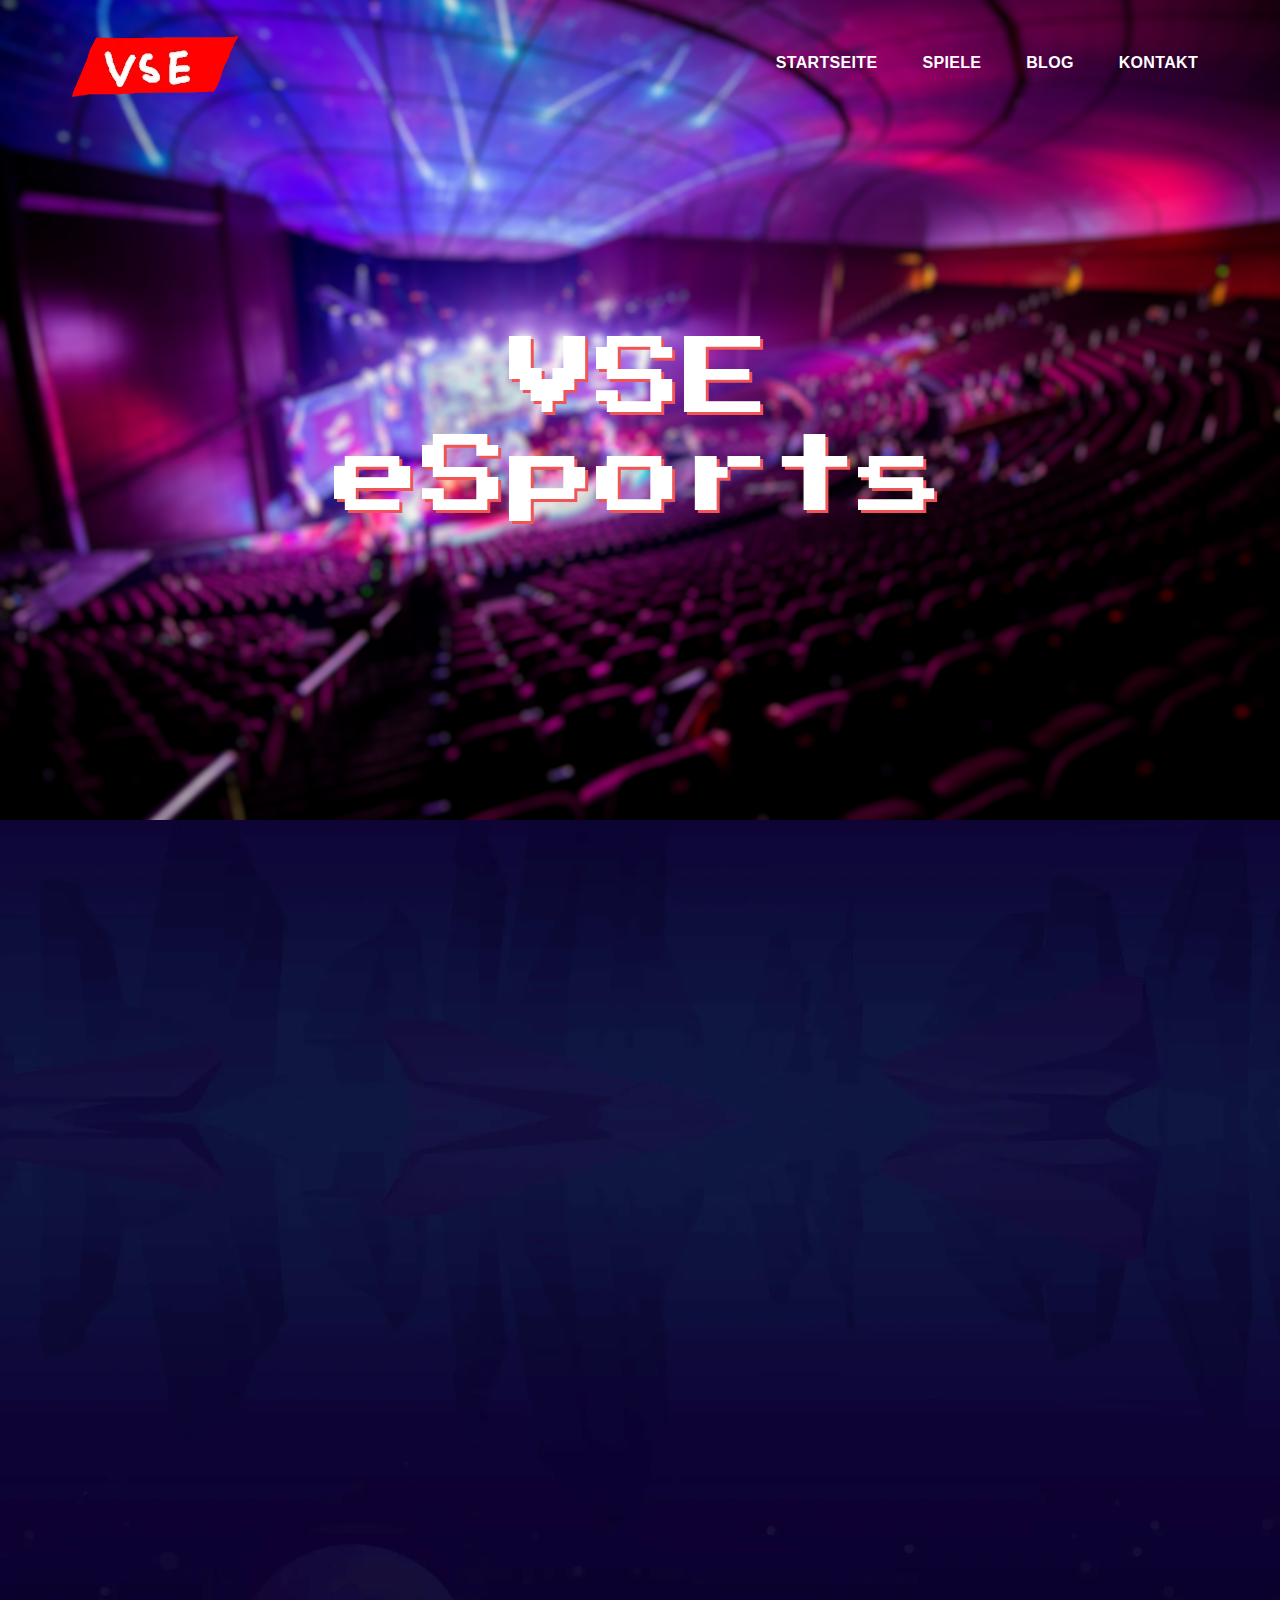
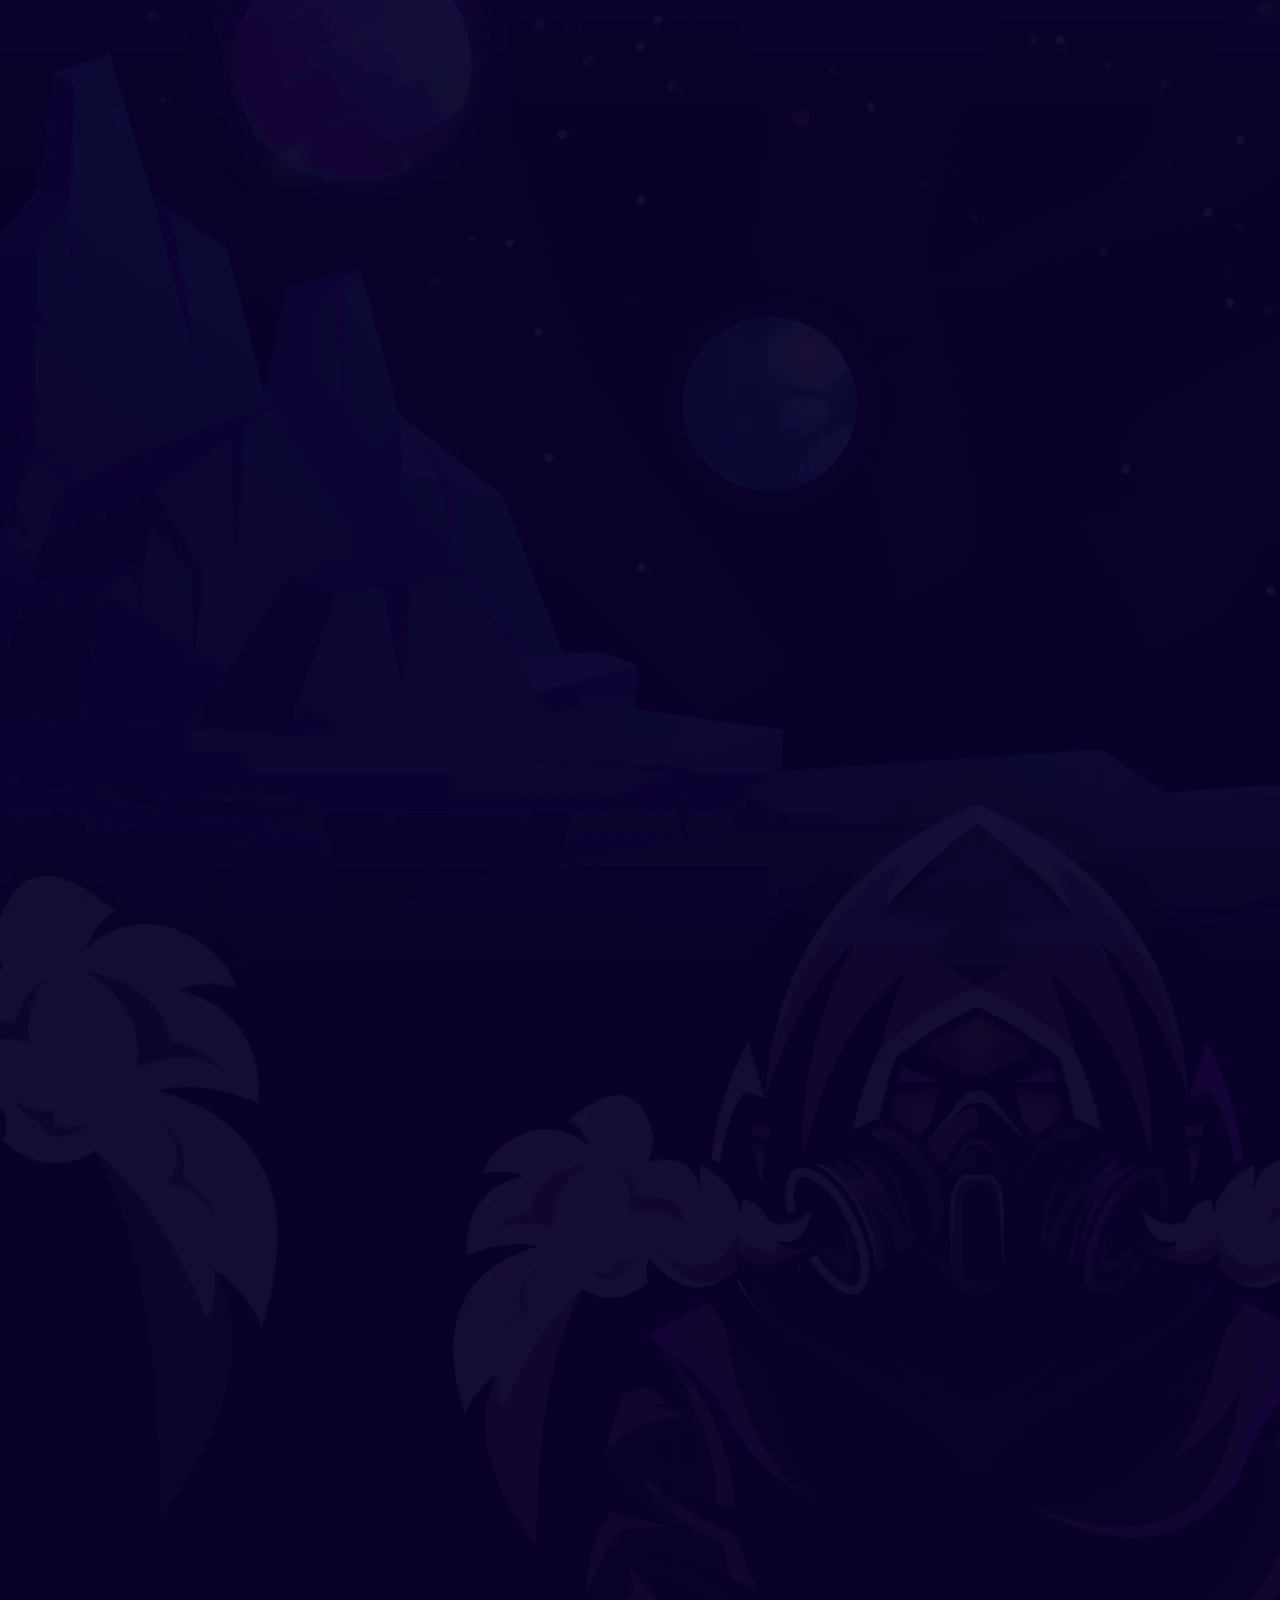
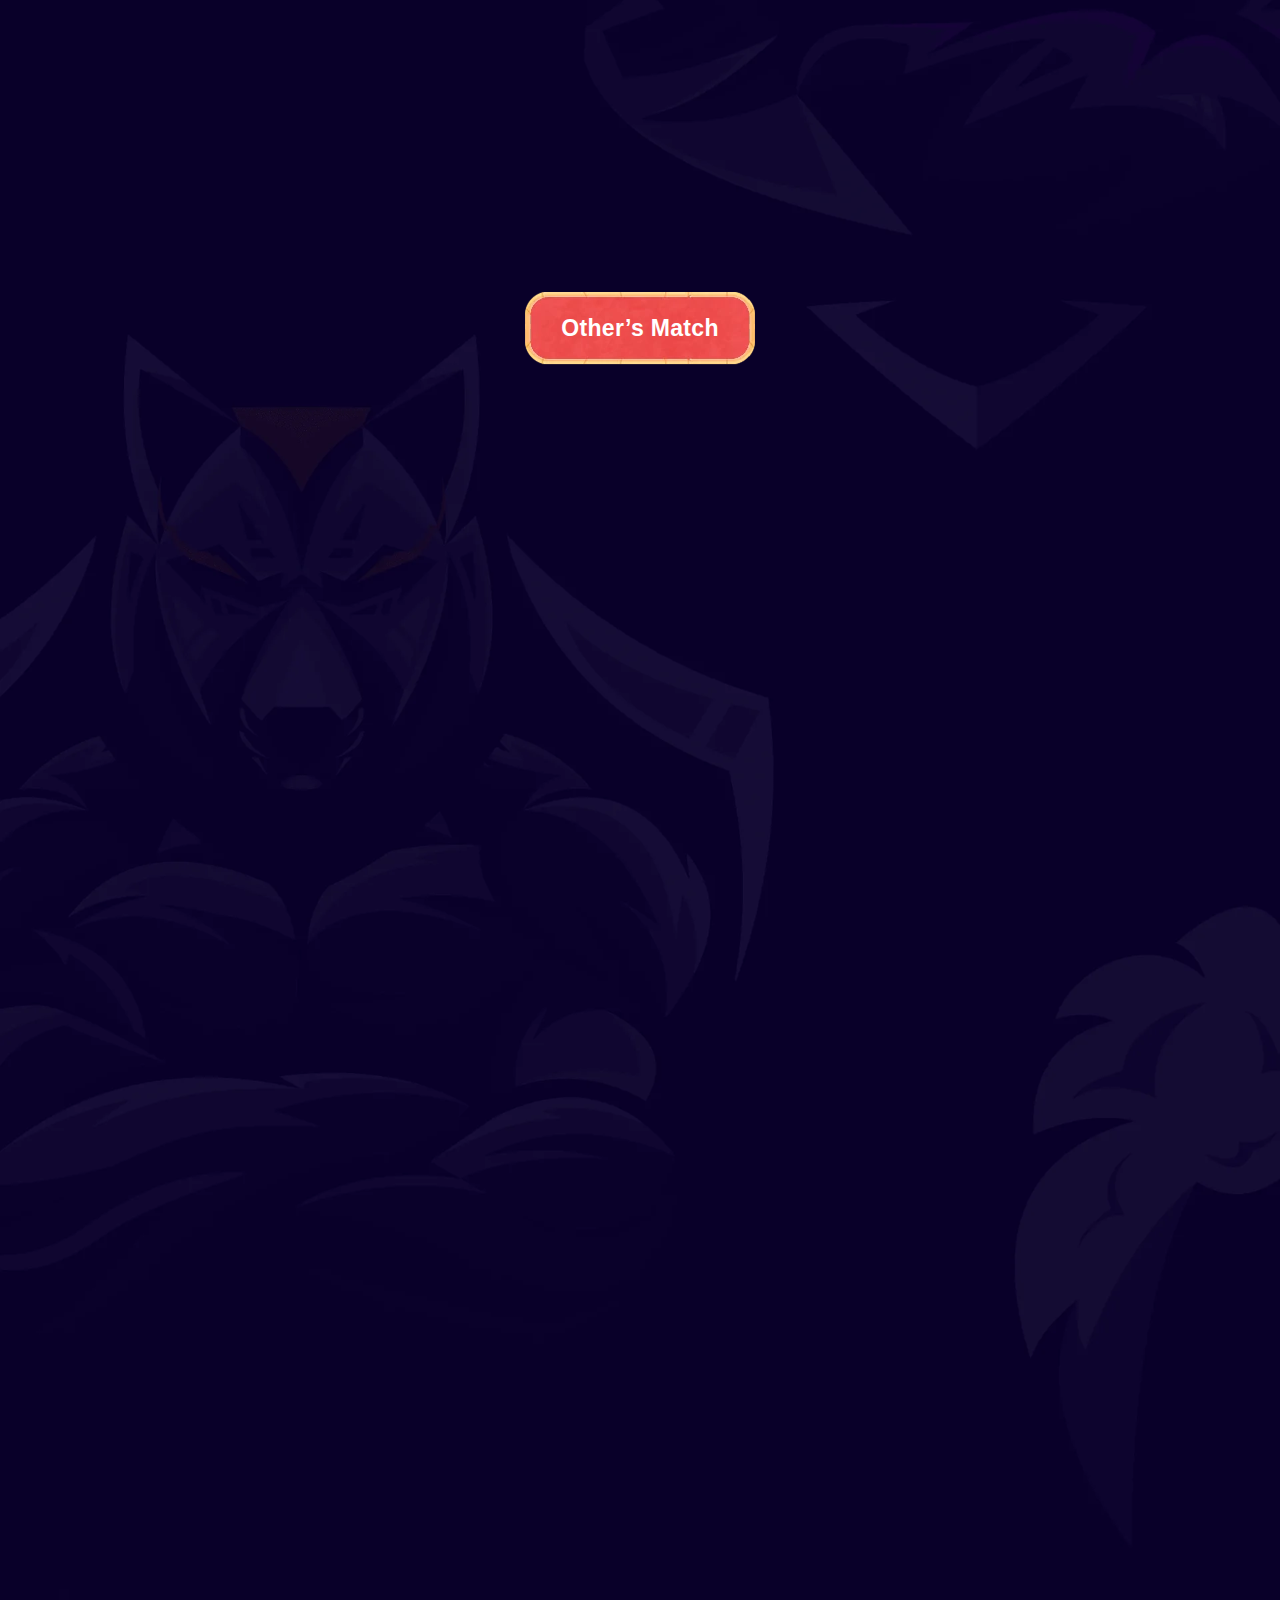
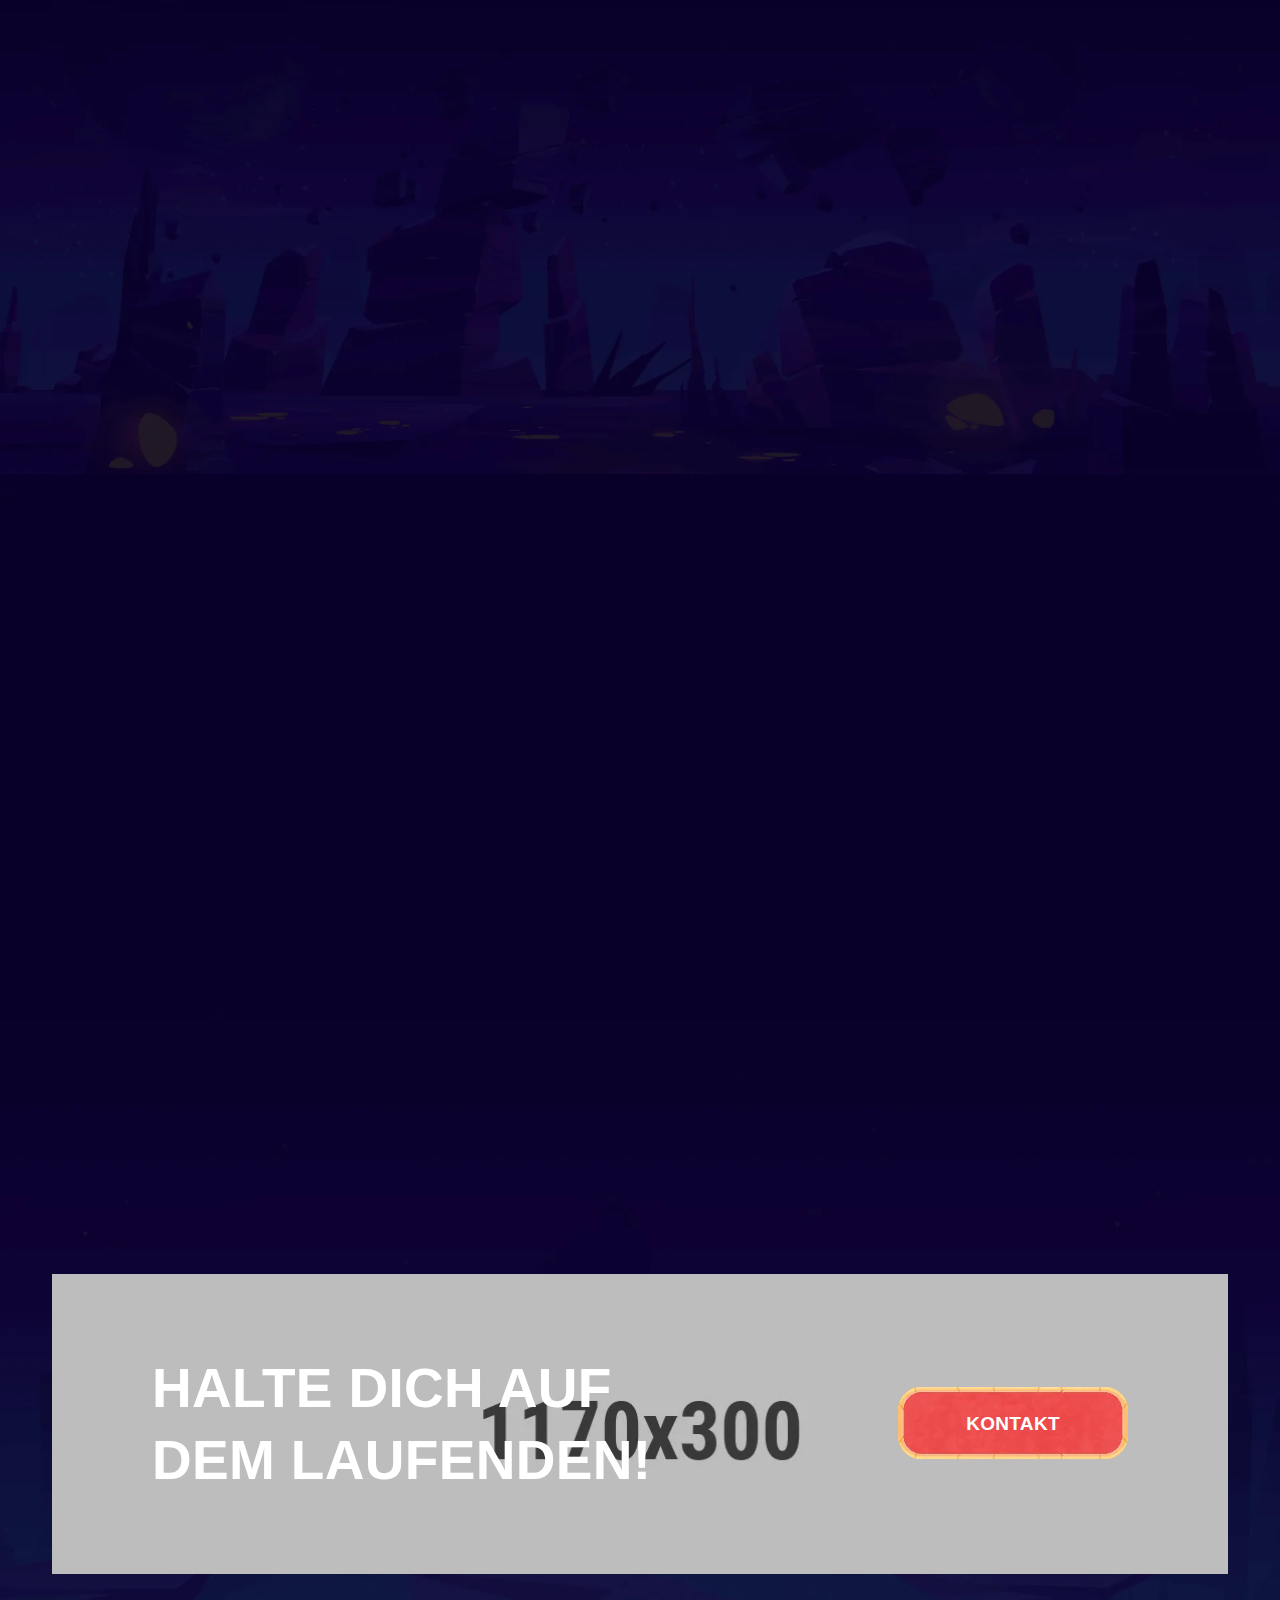
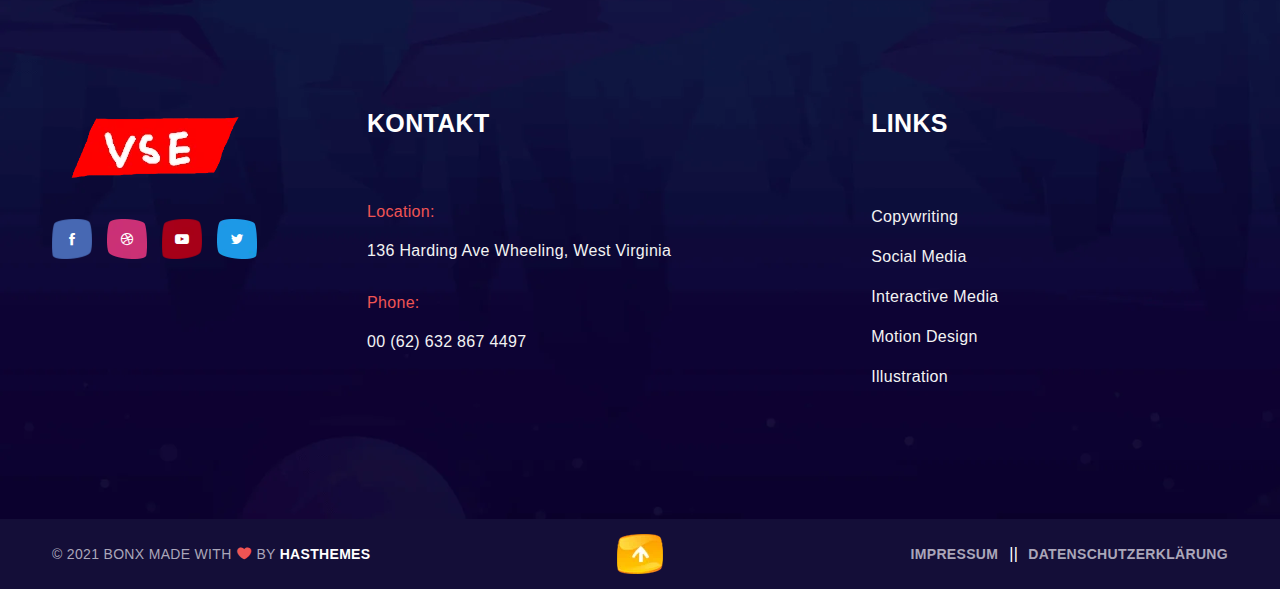
<file: index.html>
<!doctype html>
<html class="no-js" lang="en">

<head>
    <meta charset="utf-8">
    <meta http-equiv="x-ua-compatible" content="ie=edge">
    <title>VSE eSports - Startseite</title>
    <meta name="description" content="Bonx is a terrifc esports website template with a slick and modern look.  It’s a robust gaming HTML template for bloggers and online gamers who want to share their enthusiasm for games on the internet."/>
    <meta name="keywords" content="	bootstrap, clean, esports, game, game portal, Game website, gamer, games, gaming, magazine, match, modern, online game, sport, sports">
    <meta name="author" content="Code Carnival">
    <meta name="viewport" content="width=device-width, initial-scale=1">
    <!-- Add site Favicon -->
    <link rel="shortcut icon" href="assets/img/favicon.ico" type="image/png">

    <!-- CSS sdads ========================= -->
    <link rel="preconnect" href="https://fonts.googleapis.com">
    <link rel="preconnect" href="https://fonts.gstatic.com" crossorigin>
    <link href="https://fonts.googleapis.com/css2?family=Exo:ital,wght@0,100;0,200;0,300;0,400;0,500;0,600;0,700;0,800;0,900;1,100;1,200;1,300;1,400;1,500;1,600;1,700;1,800;1,900 rel="stylesheet">
    <link href="https://fonts.googleapis.com/css2?family=Press+Start+2P&display=swap" rel="stylesheet">
    <link href="https://fonts.googleapis.com/css2?family=Unica+One&display=swap" rel="stylesheet">
    
    <link rel="stylesheet" href="assets/css/vendor/bootstrap.min.css">
    <link rel="stylesheet" href="assets/css/slick.css">
    <link rel="stylesheet" href="assets/css/icofont.min.css">
    <link rel="stylesheet" href="assets/css/animate.css">
    <link rel="stylesheet" href="assets/css/nice-select.css">
    <link rel="stylesheet" href="assets/css/magnific-popup.css">
    <!-- Main Style CSS -->
    <link rel="stylesheet" href="assets/css/style.css">
</head>

<body class="body__bg" data-bgimg="assets/img/bg/body-bg.webp">

    <!--header area start-->
    <header class="header_section header_transparent sticky-header">
        <div class="container">
            <div class="row">
                <div class="col-12">
                    <div class="main_header d-flex justify-content-between align-items-center">
                        <div class="header_logo">
                            <a class="sticky_none" href="index.html"><img aria-label="logo" width="215" height="79" src="assets/img/logo/logo.webp" alt=""></a>
                        </div>
                        <!--main menu start-->
                        <div class="main_menu d-none d-lg-block"> 
                            <nav>  
                                <ul class="d-flex">
                                    <li><a href="index.html">Startseite</a></li> 
                                    <li><a href="match.html">Spiele</a>
                                        <ul class="sub_menu">
                                            <li><a href="match.html">Match Page</a></li>
                                            <li><a href="match-details.html">Match Details</a></li>
                                        </ul>
                                    </li>
                                    <!--
                                    <li><a href="#">Pages</a>
                                        <ul class="sub_menu">
                                            <li><a href="about.html">About Us</a></li>
                                            <li><a href="all-game.html">All Game</a></li>
                                            <li><a href="game-details.html">Game Details</a></li>
                                            <li><a href="faq.html">Faq Page</a></li>
                                            <li><a href="players.html">Players</a></li>
                                            <li><a href="player-details.html">Player Details</a></li>
                                            <li><a href="registration.html">Sign Up</a></li>
                                            <li><a href="login.html">Login</a></li>
                                            <li><a href="404.html">Error 404</a></li>
                                        </ul>
                                    </li>
                                    -->
                                    <li><a href="blog-left-sidebar.html">Blog</a>
                                        <ul class="sub_menu">
                                            <li><a href="blog-left-sidebar.html">Blog Left Sidebar</a></li>
                                            <li><a href="blog-right-sidebar.html">Blog Right Sidebar</a></li>
                                            <li><a href="blog-without-sidebar.html">Blog Without Sidebar</a></li>
                                             <li><a href="blog-grid-left-sidebar.html">Blog Grid Left Sidebar</a></li>
                                            <li><a href="blog-grid-right-sidebar.html">Blog Grid Right Sidebar</a></li>
                                            <li><a href="blog-grid-without-sidebar.html">Blog Grid Without Sidebar</a></li>
                                            <li><a href="blog-details-left-sidebar.html">Blog Details Left Sidebar</a></li>
                                            <li><a href="blog-details-right-sidebar.html">Blog Details Right Sidebar</a></li>
                                            <li><a href="blog-details.html">Blog Details</a></li>
                                        </ul>
                                    </li>
                                    <li><a href="contact.html">Kontakt</a></li>
                                </ul>  
                            </nav>
                        </div>
                        <!--main menu end-->
                        <!--
                        <div class="header_right_sidebar d-flex align-items-center">
                            <div class="sing_up_btn">
                                <a class="btn btn-link" href="registration.html">ANMELDEN</a>
                            </div>
                            <div class="canvas_open">
                                <button type="button" data-bs-toggle="offcanvas" data-bs-target="#offcanvasMenu"><i class="icofont-navigation-menu"></i></button>
                            </div>
                        </div>
                        -->
                    </div>
                </div>
            </div>
        </div>
    </header>
    <!--header area end-->

    <!--offcanvas menu area start-->
    <div class="offcanvas offcanvas-start" tabindex="-1" id="offcanvasMenu">
        <div class="offcanvas-header justify-content-end">
            <button type="button" class="btn-close text-reset" data-bs-dismiss="offcanvas" aria-label="Close"></button>
        </div>
        <div class="offcanvas-body">
            <ul class="offcanvas_main_menu">
                <li class="menu-item-has-children active">
                    <a href="index.html">Startseite</a>
                </li>
                <li class="menu-item-has-children"><a href="#">Spiele</a>
                    <!--
                    <ul class="sub-menu">
                        <li><a href="match.html">Match Page</a></li>
                        <li><a href="match-details.html">Match Details</a></li>
                    </ul>
                    -->
                </li>
                <!--
                <li class="menu-item-has-children"><a href="#">Pages</a>
                    <ul class="sub-menu">
                        <li><a href="about.html">About Us</a></li>
                        <li><a href="all-game.html">All Game</a></li>
                        <li><a href="game-details.html">Game Details</a></li>
                        <li><a href="faq.html">Faq Page</a></li>
                        <li><a href="players.html">Players</a></li>
                        <li><a href="player-details.html">Player Details</a></li>
                                            <li><a href="registration.html">Sign Up</a></li>
                                            <li><a href="login.html">Login</a></li>
                        <li><a href="404.html">Error 404</a></li>
                    </ul>
                </li>
                -->
                <li class="menu-item-has-children">
                    <a href="#">blog</a>
                    <ul class="sub-menu">
                        <li><a href="blog-left-sidebar.html">Blog Left Sidebar</a></li>
                        <li><a href="blog-right-sidebar.html">Blog Right Sidebar</a></li>
                        <li><a href="blog-without-sidebar.html">Blog Without Sidebar</a></li>
                            <li><a href="blog-grid-left-sidebar.html">Blog Grid Left Sidebar</a></li>
                            <li><a href="blog-grid-right-sidebar.html">Blog Grid Right Sidebar</a></li>
                        <li><a href="blog-grid-without-sidebar.html">Blog Grid Without Sidebar</a></li>
                        <li><a href="blog-details-left-sidebar.html">Blog Details Left Sidebar</a></li>
                        <li><a href="blog-details-right-sidebar.html">Blog Details Right Sidebar</a></li>
                        <li><a href="blog-details.html">Blog Details</a></li>
                    </ul>
                </li>
                <li class="menu-item-has-children"><a href="contact.html">Kontakt</a></li>
            </ul>
        </div>
    </div>
    <!--offcanvas menu area end-->

    <!-- page wrapper start -->
    <div class="page_wrapper">

        <!--slide banner section start-->
        <section class="hero_banner_section d-flex align-items-center mb-130" data-bgimg="assets/img/bg/hero-bg1.webp">
            <div class="container">
                <div class="hero_banner_inner">
                    <div class="row align-items-center">
                        <div class="col-12">
                            <div class="hero_content">
                                <h1 class="wow fadeInUp" data-wow-delay="0.1s" data-wow-duration="1.1s">VSE<br>eSports</h1>
                                <!--
                                <p class="wow fadeInUp" data-wow-delay="0.2s" data-wow-duration="1.2s">Slogan??</p>
                                <a class="btn btn-link wow fadeInUp" data-wow-delay="0.3s" data-wow-duration="1.3s" href="all-game.html">INFORMIEREN</a>
                                -->
                            </div>
                        </div>
                    </div>
                </div>    
            </div>
            <!--
            <div class="hero_position_img">
                <img width="926" height="772" src="assets/img/bg/hero-position-img.webp" alt="">
            </div>
            -->
        </section>
        <!--slider area end-->

        <!-- gaming  world section start -->
        <section class="gaming_world_section mb-140">
            <div class="container">
                <div class="section_title text-center wow fadeInUp mb-60" data-wow-delay="0.1s" data-wow-duration="1.1s">
                    <h2>yOU ARE MOST WELCOME <br>
                        IN GAMING WORLD.</h2>
                </div>
                <div class="gaming_world_inner">
                    <div class="row">
                        <div class="col-lg-4 col-md-4 col-sm-6">
                            <div class="single_gaming_world wow fadeInUp" data-bgimg="assets/img/others/gaming-world-bg1.webp" data-wow-delay="0.1s" data-wow-duration="1.1s">
                                <div class="gaming_world_thumb">
                                    <img width="141" height="157" src="assets/img/others/gaming-world1.webp" alt="">
                                </div>
                                <div class="gaming_world_text">
                                    <h3>Live Streaming</h3>
                                    <p>When unknown printer took
                                        type and scrambled it to make type
                                    specimen book centuries,</p>
                                </div>
                            </div>
                        </div>
                        <div class="col-lg-4 col-md-4 col-sm-6">
                            <div class="single_gaming_world wow fadeInUp" data-bgimg="assets/img/others/gaming-world-bg2.webp" data-wow-delay="0.2s" data-wow-duration="1.2s">
                                <div class="gaming_world_thumb">
                                    <img width="156" height="157" src="assets/img/others/gaming-world2.webp" alt="">
                                </div>
                                <div class="gaming_world_text">
                                    <h3>Game News</h3>
                                    <p>When unknown printer took
                                        type and scrambled it to make type
                                    specimen book centuries,</p>
                                </div>
                            </div>
                        </div>
                        <div class="col-lg-4 col-md-4 col-sm-6">
                            <div class="single_gaming_world wow fadeInUp" data-bgimg="assets/img/others/gaming-world-bg3.webp" data-wow-delay="0.3s" data-wow-duration="1.3s">
                                <div class="gaming_world_thumb">
                                    <img width="151" height="156" src="assets/img/others/gaming-world3.webp" alt="">
                                </div>
                                <div class="gaming_world_text">
                                    <h3>Game Tournaments</h3>
                                    <p>When unknown printer took
                                        type and scrambled it to make type
                                    specimen book centuries,</p>
                                </div>
                            </div>
                        </div>
                    </div>
                </div>
            </div>
        </section>
        <!-- gaming  world section end -->

        <!-- gaming video section start -->
        <section class="gaming_video_section mb-118 wow fadeInUp" data-wow-delay="0.1s" data-wow-duration="1.1s">
            <div class="container">
                <div class="row">
                    <div class="col-12">
                        <div class="gaming_video_inner slick_navigation slick__activation" data-slick='{
                            "slidesToShow": 1,
                            "slidesToScroll": 1,
                            "arrows": true,
                            "dots": false,
                            "autoplay": false,
                            "speed": 300,
                            "infinite": true ,  
                            "responsive":[ 
                            {"breakpoint":500, "settings": { "slidesToShow": 1 } }  
                            ]                                                     
                        }'>
                            <div class="gaming_video_thumb">
                                <img width="1170" height="540" src="assets/img/bg/gaming-bg1.webp" alt="" loading="lazy">
                                <div class="gaming_video_paly_icon">
                                    <a class="video_popup" href="https://www.youtube.com/watch?v=eS9Qm4AOOBY"><img width="134" height="140" src="assets/img/others/play-btn.webp" alt=""></a>
                                </div>
                                <div class="live_streaming_text">
                                    <h3>Watch Live Streaming</h3>
                                </div>
                            </div>
                            <div class="gaming_video_thumb">
                                <img width="1170" height="540" src="assets/img/bg/gaming-bg1.webp" alt="" loading="lazy">
                                <div class="gaming_video_paly_icon">
                                    <a class="video_popup" href="https://www.youtube.com/watch?v=eS9Qm4AOOBY"><img width="134" height="140" src="assets/img/others/play-btn.webp" alt=""></a>
                                </div>
                                <div class="live_streaming_text">
                                    <h3>Watch Live Streaming</h3>
                                </div>
                            </div>
                        </div>
                    </div>
                </div>
            </div>
        </section>
        <!-- gaming video section end -->

        <!-- upcoming gaming section start -->
        <section class="upcoming_gaming_section mb-125">
            <div class="container">
                <div class="section_title text-center wow fadeInUp mb-60" data-wow-delay="0.1s" data-wow-duration="1.1s">
                    <h2>Kommende Spiele</h2>
                </div>
                <div class="upcoming_gaming_inner">
                    <div class="upcoming_gaming_list wow fadeInUp d-flex justify-content-between align-items-center mb-30" data-wow-delay="0.1s" data-wow-duration="1.1s">
                        <div class="upcoming_gaming_text">
                            <p>20 August 2021  -  09:00 PM</p>
                            <h3><a href="match-details.html">Roar Spring Game 2021</a></h3>
                            <span>08 Teams Registered</span>
                        </div>
                        <div class="upcoming_play_video text-center">
                            <a class="video_popup" href="https://www.youtube.com/watch?v=eS9Qm4AOOBY"><img width="53" height="44" src="assets/img/others/play-btn2.webp" alt=""></a> <br>
                            <span>Live Stream</span>
                        </div>
                        <div class="upcoming_gaming_thumb d-flex align-items-center">
                            <div class="single_upcoming_thumb">
                                <img width="97" height="119" src="assets/img/others/upcoming-game-thumb1.webp" alt="" loading="lazy">
                            </div>
                            <div class="single_upcoming_thumb">
                                <img width="87" height="87" src="assets/img/others/game-vs1.webp" alt="" loading="lazy">
                            </div>
                            <div class="single_upcoming_thumb">
                                <img width="93" height="120" src="assets/img/others/upcoming-game-thumb2.webp" alt="" loading="lazy">
                            </div>
                        </div>
                    </div> 
                    <div class="upcoming_gaming_list wow fadeInUp d-flex justify-content-between align-items-center mb-30" data-wow-delay="0.2s" data-wow-duration="1.2s">
                        <div class="upcoming_gaming_text">
                            <p>20 August 2021  -  09:00 PM</p>
                            <h3><a href="match-details.html">Skrit tournament 2021</a></h3>
                            <span>08 Teams Registered</span>
                        </div>
                        <div class="upcoming_play_video text-center">
                            <a class="video_popup" href="https://www.youtube.com/watch?v=eS9Qm4AOOBY"><img width="53" height="44" src="assets/img/others/play-btn2.webp" alt=""></a> <br>
                            <span>Youtube Stream</span>
                        </div>
                        <div class="upcoming_gaming_thumb d-flex align-items-center">
                            <div class="single_upcoming_thumb">
                                <img width="102" height="119" src="assets/img/others/upcoming-game-thumb3.webp" alt="" loading="lazy">
                            </div>
                            <div class="single_upcoming_thumb">
                                <img width="87" height="87" src="assets/img/others/game-vs2.webp" alt="" loading="lazy">
                            </div>
                            <div class="single_upcoming_thumb">
                                <img width="105" height="119" src="assets/img/others/upcoming-game-thumb4.webp" alt="" loading="lazy">
                            </div>
                        </div>
                    </div> 
                    <div class="upcoming_gaming_list wow fadeInUp d-flex justify-content-between align-items-center" data-wow-delay="0.3s" data-wow-duration="1.3s">
                        <div class="upcoming_gaming_text">
                            <p>20 August 2021  -  09:00 PM</p>
                            <h3><a href="match-details.html">Ninja 360 Game 2021</a></h3>
                            <span>08 Teams Registered</span>
                        </div>
                        <div class="upcoming_play_video text-center">
                            <a class="video_popup" href="https://www.youtube.com/watch?v=eS9Qm4AOOBY"><img width="53" height="44" src="assets/img/others/play-btn2.webp" alt=""></a> <br>
                            <span>Twitch Stream</span>
                        </div>
                        <div class="upcoming_gaming_thumb d-flex align-items-center">
                            <div class="single_upcoming_thumb">
                                <img width="118" height="119" src="assets/img/others/upcoming-game-thumb5.webp" alt="" loading="lazy">
                            </div>
                            <div class="single_upcoming_thumb">
                                <img width="87" height="87" src="assets/img/others/game-vs3.webp" alt="" loading="lazy">
                            </div>
                            <div class="single_upcoming_thumb">
                                <img width="100" height="119" src="assets/img/others/upcoming-game-thumb6.webp" alt="" loading="lazy">
                            </div>
                        </div>
                    </div>
                </div>
                <div class="others_match_btn text-center">
                    <a class="btn btn-link" href="match.html">Other’s Match </a>
                </div>
            </div>
        </section>
        <!-- upcoming gaming section end -->

        <!-- counterup section start -->
        <section class="counterup_section mb-115 wow fadeInUp" data-wow-delay="0.1s" data-wow-duration="1.1s">
            <div class="container">
                <div class="row">
                    <div class="col-12">
                        <div class="counterup_inner d-flex justify-content-center">
                            <div class="single_counterup one">
                                <div class="counterup_text">
                                    <h2 class="counterup color1">8697</h2>
                                    <span>TWITCH STREAMS</span>
                                </div>
                            </div>
                            <div class="single_counterup two">
                                <div class="counterup_text">
                                    <h2 class="counterup color2">428</h2>
                                    <span>TOTAL GAMES</span>
                                </div>
                            </div>
                            <div class="single_counterup three">
                                <div class="counterup_text">
                                    <h2 class="counterup color3">5367</h2>
                                    <span>YOUTUBE STREAMS</span>
                                </div>
                            </div>
                            <div class="single_counterup four">
                                <div class="counterup_text">
                                    <h2 class="counterup color4">249</h2>
                                    <span>PRO TEAM</span>
                                </div>
                            </div>
                        </div>
                    </div>
                </div>
            </div>
        </section>
        <!-- counterup section end -->

        <!-- popular gaming  section start -->
        <section class="popular_gaming_section mb-140">
            <div class="container">
                <div class="section_title text-center wow fadeInUp mb-60" data-wow-delay="0.1s" data-wow-duration="1.1s">
                    <h2>Spiele</h2>
                </div>
                <div class="popular_gaming_inner wow fadeInUp" data-wow-delay="0.2s" data-wow-duration="1.2s">
                    <div class="row">
                        <div class="col-lg-6 col-md-6">
                            <div class="popular_gaming_thumb">
                            <a href="#"><img width="570" height="330" src="assets/img/others/popular-game-thumb1.webp" alt="" loading="lazy"></a>
                            <div class="gaming_details_btn">
                                    <a class="btn btn-link" href="game-details.html">League Of Legends</a>
                            </div>
                            </div>
                        </div>
                        <div class="col-lg-6 col-md-6">
                            <div class="popular_gaming_thumb">
                            <a href="#"><img width="570" height="330" src="assets/img/others/popular-game-thumb2.webp" alt="" loading="lazy"></a>
                            <div class="gaming_details_btn">
                                    <a class="btn btn-link" href="game-details.html">CS:GO</a>
                                </div>
                            </div>
                        </div>
                        <div class="col-lg-6 col-md-6">
                            <div class="popular_gaming_thumb">
                            <a href="#"><img width="570" height="330" src="assets/img/others/popular-game-thumb3.webp" alt="" loading="lazy"></a>
                                <div class="gaming_details_btn">
                                    <a class="btn btn-link" href="game-details.html">Dead by Daylight</a>
                                </div>
                            </div>
                        </div>
                        <div class="col-lg-6 col-md-6">
                            <div class="popular_gaming_thumb">
                            <a href="#"><img width="570" height="330" src="assets/img/others/popular-game-thumb4.webp" alt="" loading="lazy"></a>
                                <div class="gaming_details_btn">
                                    <a class="btn btn-link" href="game-details.html">Hier kommt save Roblox hin lmao</a>
                                </div>
                            </div>
                        </div>
                    </div>
                </div>
            </div>
        </section>
        <!-- popular gaming section end -->

        <!-- testimonial section start -->
        <section class="testimonial_section wow fadeInUp" data-bgimg="assets/img/others/testimonial-bg-fullwidth.webp" data-wow-delay="0.1s" data-wow-duration="1.1s">
            <div class="container">
                <div class="row">
                    <div class="col-12">
                        <div class="section_title mb-60">
                            <h2>Was die Leute über<br><span>uns</span> sagen:</h2>
                        </div>
                        <div class="testimonial_inner slick__activation slick_navigation" data-slick='{
                            "slidesToShow": 1,
                            "slidesToScroll": 1,
                            "arrows": true,
                            "dots": false,
                            "autoplay": false,
                            "speed": 300,
                            "infinite": true ,  
                            "responsive":[  
                            {"breakpoint":576, "settings": { "slidesToShow": 1 } }  
                            ]                                                     
                        }' data-bgimg="assets/img/others/testimonial-bg.webp">
                            <div class="testimonial_list d-flex align-items-center">
                                <div class="testimonial_thumb">
                                    <img width="270" height="319" src="assets/img/others/testimonial-thumb.webp" alt="" loading="lazy">
                                </div>
                                <div class="testimonial_content">
                                    <div class="testimonial_desc">
                                        <p>It is a long established fact that a reader will be distracted the
                                        readable content of page when looking at it layout the point using
                                        lorem Ipsum is that it has a more-or-less normal distribution lette
                                        as opposed to using making it look like readable english,
                                        many desktop publishing packages and web page now editors.</p>
                                    </div>
                                    <div class="testimonial_author">
                                        <h3>Randolph Frazier</h3>
                                        <span>Top Rated Gamer</span>
                                    </div>
                                </div>
                            </div>
                            <div class="testimonial_list d-flex align-items-center">
                                <div class="testimonial_thumb">
                                    <img width="270" height="319" src="assets/img/others/testimonial-thumb.webp" alt="" loading="lazy">
                                </div>
                                <div class="testimonial_content">
                                    <div class="testimonial_desc">
                                        <p>Lorem ipsum dolor sit, amet consectetur adipisicing elit. Natus quos consectetur amet blanditiis, facilis esse illo unde saepe facere dolore porro asperiores ducimus, inventore voluptate doloribus odio fugit magnam voluptatum perferendis? Sit quisquam labore adipisci doloremque! Aperiam voluptate modi quasi are nobis.</p>
                                    </div>
                                    <div class="testimonial_author">
                                        <h3>Roar Spring</h3>
                                        <span>Top Rated Gamer</span>
                                    </div>
                                </div>
                            </div>
                        </div>
                    </div>
                </div>
            </div>
        </section>
        <!-- testimonial section end -->

        <!-- blog section start
        <section class="blog_section mb-90">
            <div class="container">
                <div class="section_title text-center wow fadeInUp mb-70" data-wow-delay="0.1s" data-wow-duration="1.1s">
                    <h2>Blog</h2>
                </div>
                <div class="row blog_inner">
                    <div class="col-lg-6">
                        <div class="single_blog d-flex align-items-center wow fadeInUp" data-wow-delay="0.1s" data-wow-duration="1.1s">
                            <div class="blog_thumb">
                                <a href="blog-details.html"><img width="200" height="200" src="assets/img/blog/blog1.webp" alt="" loading="lazy"></a>
                            </div>
                            <div class="blog_content">
                                <div class="blog_date">
                                    <span><i class="icofont-calendar"></i>  20 January 2021</span>
                                </div>
                                <h3><a href="blog-details.html">if you have seen Apple's
                                    recent jabs.</a></h3>
                                <a href="blog-details.html">READ MORE</a>
                            </div>
                        </div>
                    </div>
                    <div class="col-lg-6">
                        <div class="single_blog d-flex align-items-center wow fadeInUp" data-wow-delay="0.1s" data-wow-duration="1.1s">
                            <div class="blog_thumb">
                                <a href="blog-details.html"><img width="200" height="200" src="assets/img/blog/blog2.webp" alt="" loading="lazy"></a>
                            </div>
                            <div class="blog_content">
                                <div class="blog_date">
                                    <span><i class="icofont-calendar"></i>  20 January 2021</span>
                                </div>
                                <h3><a href="blog-details.html">Lorem ipsum dolor sit amet, adipisicing elit.</a></h3>
                                <a href="blog-details.html">READ MORE</a>
                            </div>
                        </div>
                    </div>
                    <div class="col-lg-6">
                        <div class="single_blog d-flex align-items-center wow fadeInUp" data-wow-delay="0.1s" data-wow-duration="1.1s">
                            <div class="blog_thumb">
                                <a href="blog-details.html"><img width="200" height="200" src="assets/img/blog/blog3.webp" alt="" loading="lazy"></a>
                            </div>
                            <div class="blog_content">
                                <div class="blog_date">
                                    <span><i class="icofont-calendar"></i>  20 January 2021</span>
                                </div>
                                <h3><a href="blog-details.html"> Perferendis hic sint are rem, incidunt vitae.</a></h3>
                                <a href="blog-details.html">READ MORE</a>
                            </div>
                        </div>
                    </div>
                    <div class="col-lg-6">
                        <div class="single_blog d-flex align-items-center wow fadeInUp" data-wow-delay="0.1s" data-wow-duration="1.1s">
                            <div class="blog_thumb">
                                <a href="blog-details.html"><img width="200" height="200" src="assets/img/blog/blog4.webp" alt="" loading="lazy"></a>
                            </div>
                            <div class="blog_content">
                                <div class="blog_date">
                                    <span><i class="icofont-calendar"></i>  20 January 2021</span>
                                </div>
                                <h3><a href="blog-details.html">if you have seen Apple's
                                    recent jabs.</a></h3>
                                <a href="blog-details.html">READ MORE</a>
                            </div>
                        </div>
                    </div>
                </div>
            </div>
        </section>
        blog section end -->

        <!-- gaming update section start -->
        <section class="gaming_update_section">
            <div class="container">
                <div class="row">
                    <div class="col-12">
                        <div class="gaming_update_inner d-flex justify-content-between align-items-center" data-bgimg="assets/img/bg/gaming-update.webp">
                            <div class="gaming_update_text">
                                <h2>Halte dich auf<br>dem Laufenden!</h2>
                            </div>
                            <div class="gaming_update_btn">
                                <a class="btn btn-link" href="contact.html">KONTAKT</a>
                            </div>
                        </div>
                    </div>
                </div>
            </div>
        </section>
        <!-- gaming update section end -->

    </div>
    <!-- page wrapper end -->

    <!--footer area start-->
    <footer class="footer_widgets">
        <div class="main_footer">
            <div class="container">
                <div class="row">
                    <div class="col-12">
                        <div class="main_footer_inner d-flex">
                            <div class="footer_widget_list">
                                <div class="footer_logo">
                                    <a href="#"><img aria-label="logo" width="215" height="79" src="assets/img/logo/logo.webp" alt=""></a>
                                </div>
                                <div class="footer_social">
                                    <ul class="d-flex">
                                        <li><a aria-label="facebook" class="facebook" href="https://www.facebook.com"><i class="icofont-facebook"></i></a></li>
                                        <li><a aria-label="dribble" class="dribbble" href="https://dribbble.com"><i class="icofont-dribbble"></i></a></li>
                                        <li><a aria-label="youtube" class="youtube" href="https://www.youtube.com"><i class="icofont-youtube-play"></i></a></li>
                                        <li><a aria-label="twitter" class="twitter" href="https://twitter.com"><i class="icofont-twitter"></i></a></li>
                                    </ul>
                                </div>
                            </div>
                            <div class="footer_widget_list contact">
                                <h3>Kontakt</h3>
                                <div class="footer_contact_info">
                                    <div class="footer_contact_info_list">
                                        <span>Location:</span>
                                        <p>136 Harding Ave
                                            Wheeling, West Virginia</p>
                                    </div>
                                    <div class="footer_contact_info_list">
                                        <span>Phone:</span>
                                        <p><a href="#">00 (62) 632 867 4497</a></p>
                                    </div>
                                </div>
                            </div>
                            <div class="footer_widget_list">
                                <!--
                                <h3>Die letzten Siege</h3>
                                <div class="footer_winners_gallery">
                                    <div class="footer_winners_list d-flex">
                                        <div class="footer_winners_thumb">
                                            <a href="game-details.html"><img aria-label="game-team" width="75" height="75" src="assets/img/others/winners1.webp" alt="" loading="lazy"></a>
                                        </div>
                                        <div class="footer_winners_thumb">
                                            <a href="game-details.html"><img aria-label="game-team" width="75" height="75" src="assets/img/others/winners2.webp" alt="" loading="lazy"></a>
                                        </div>
                                        <div class="footer_winners_thumb">
                                            <a href="game-details.html"><img aria-label="game-team" width="75" height="75" src="assets/img/others/winners3.webp" alt="" loading="lazy"></a>
                                        </div>
                                    </div>
                                    <div class="footer_winners_list d-flex">
                                        <div class="footer_winners_thumb">
                                            <a href="game-details.html"><img aria-label="game-team" width="75" height="75" src="assets/img/others/winners4.webp" alt="" loading="lazy"></a>
                                        </div>
                                        <div class="footer_winners_thumb">
                                            <a href="game-details.html"><img aria-label="game-team" width="75" height="75" src="assets/img/others/winners5.webp" alt="" loading="lazy"></a>
                                        </div>
                                        <div class="footer_winners_thumb">
                                            <a href="game-details.html"><img aria-label="game-team" width="75" height="75" src="assets/img/others/winners6.webp" alt="" loading="lazy"></a>
                                        </div>
                                    </div>
                                </div>
                                -->
                            </div>
                            <div class="footer_widget_list footer_list_menu">
                                <h3>Links</h3>
                                <div class="footer_menu">
                                    <ul>
                                        <li><a href="about.html"> Copywriting</a></li>
                                        <li><a href="about.html">Social Media</a></li>
                                        <li><a href="about.html">Interactive Media</a></li>
                                        <li><a href="about.html">Motion Design</a></li>
                                        <li><a href="about.html">Illustration</a></li>
                                    </ul>
                                </div>
                            </div>
                        </div>
                    </div> 
                </div>
            </div>
        </div>
        <div class="footer_bottom">
            <div class="container">
                <div class="row">
                    <div class="col-12">
                        <div class="footer_bottom_inner d-flex justify-content-between">
                            <div class="copyright_right">
                                <p> © 2021  BONX  Made with  <i class="icofont-heart"></i>  by <a href="https://hasthemes.com">HasThemes</a></p>
                            </div>
                            <div class="footer_bottom_link_menu">
                                <ul class="d-flex">
                                    <li><a href="about.html">Impressum  </a></li>
                                    <li><a href="about.html">Datenschutzerklärung  </a></li>
                                </ul>
                            </div>

                            <div class="scroll__top_icon">
                                <a id="scroll-top" href="#"><img aria-label="scroll-top" width="46" height="40" src="assets/img/icon/scroll-top.webp" alt=""></a>
                            </div>
                        </div>
                    </div>
                </div>
            </div>
        </div>
    </footer>
    <!--footer area end-->

   
<!-- JS
============================================ -->
<!--modernizr min js here-->
<script src="assets/js/vendor/modernizr-3.7.1.min.js"></script>

<!-- Vendor JS -->
<script src="assets/js/vendor/jquery-3.6.0.min.js"></script>
<script src="assets/js/vendor/jquery-migrate-3.3.2.min.js"></script>
<script src="assets/js/vendor/popper.js"></script>
<script src="assets/js/vendor/bootstrap.min.js"></script>
<script src="assets/js/slick.min.js"></script>
<script src="assets/js/wow.min.js"></script>
<script src="assets/js/jquery.nice-select.js"></script>
<script src="assets/js/jquery.magnific-popup.min.js"></script>
<script src="assets/js/jquery.counterup.min.js"></script>
<script src="assets/js/jquery-waypoints.js"></script>

<!-- Main JS -->
<script src="assets/js/main.js"></script>


</body>

</html>
</file>
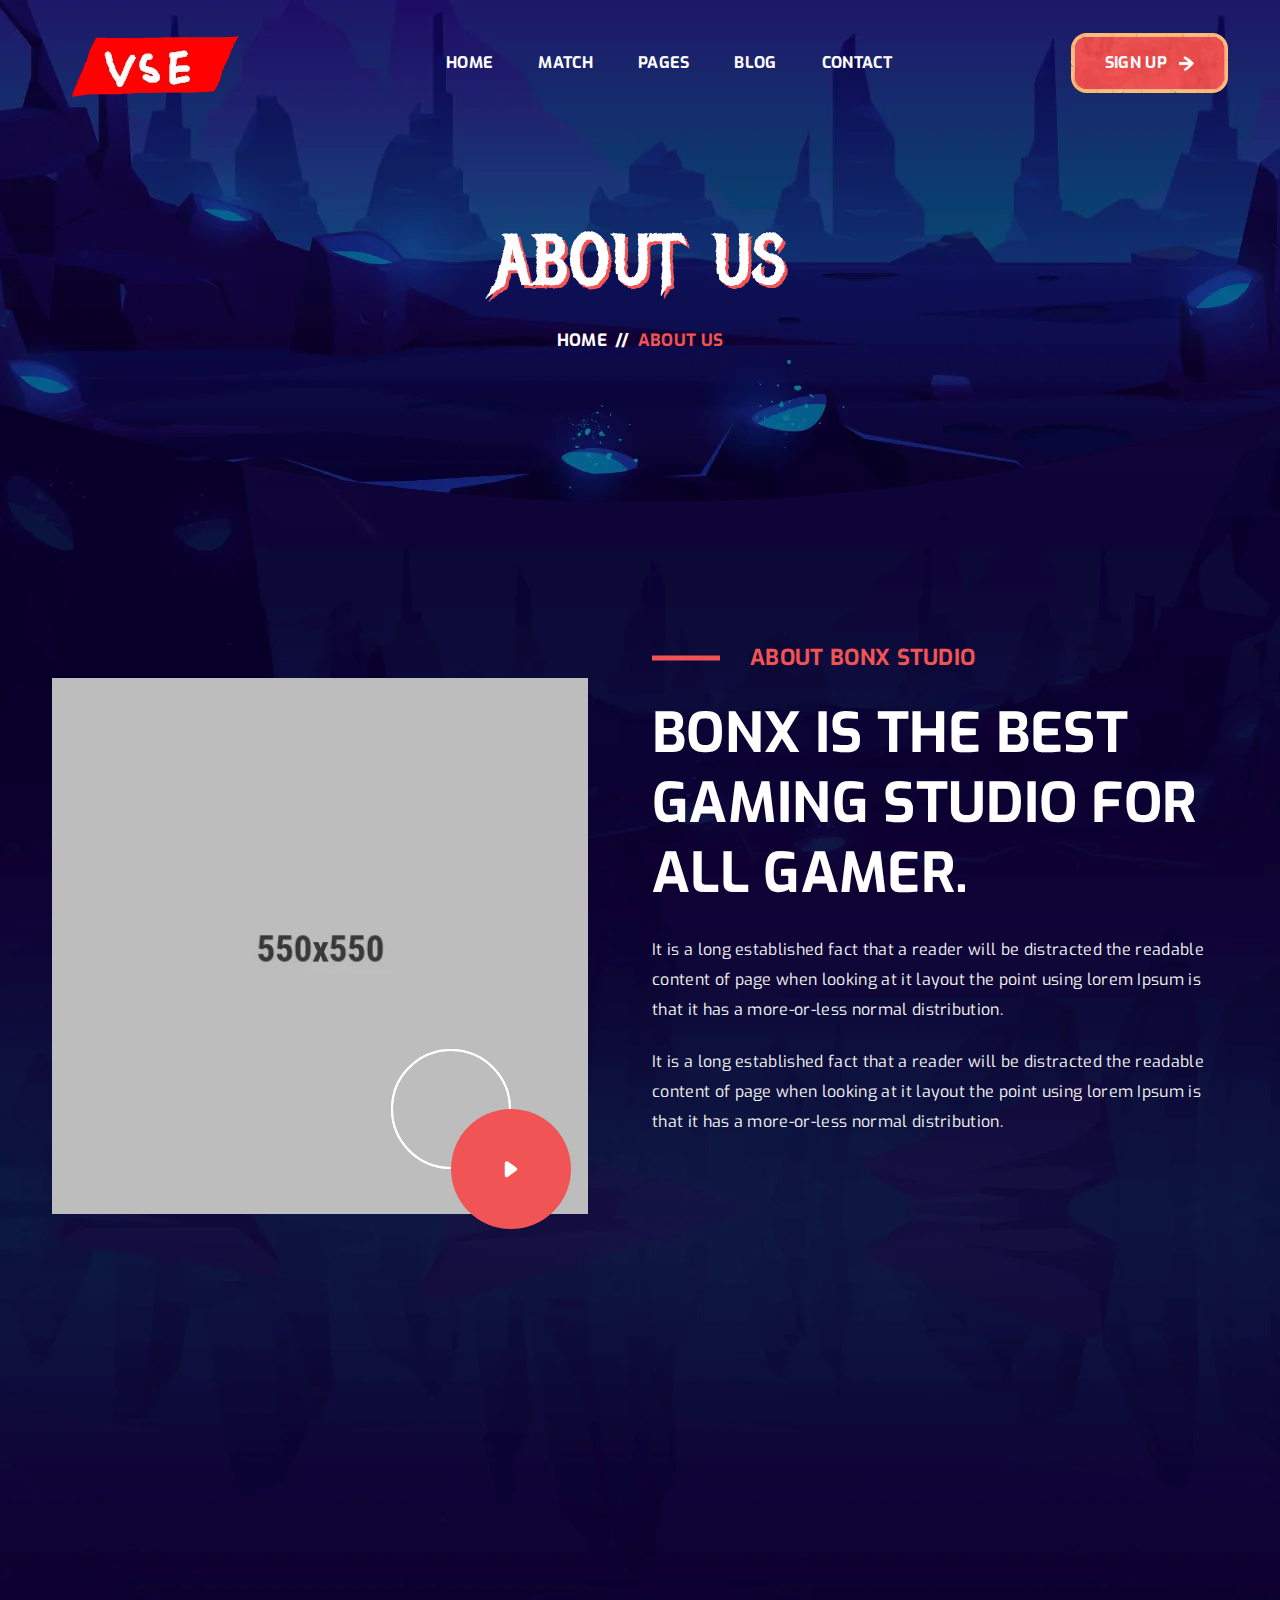
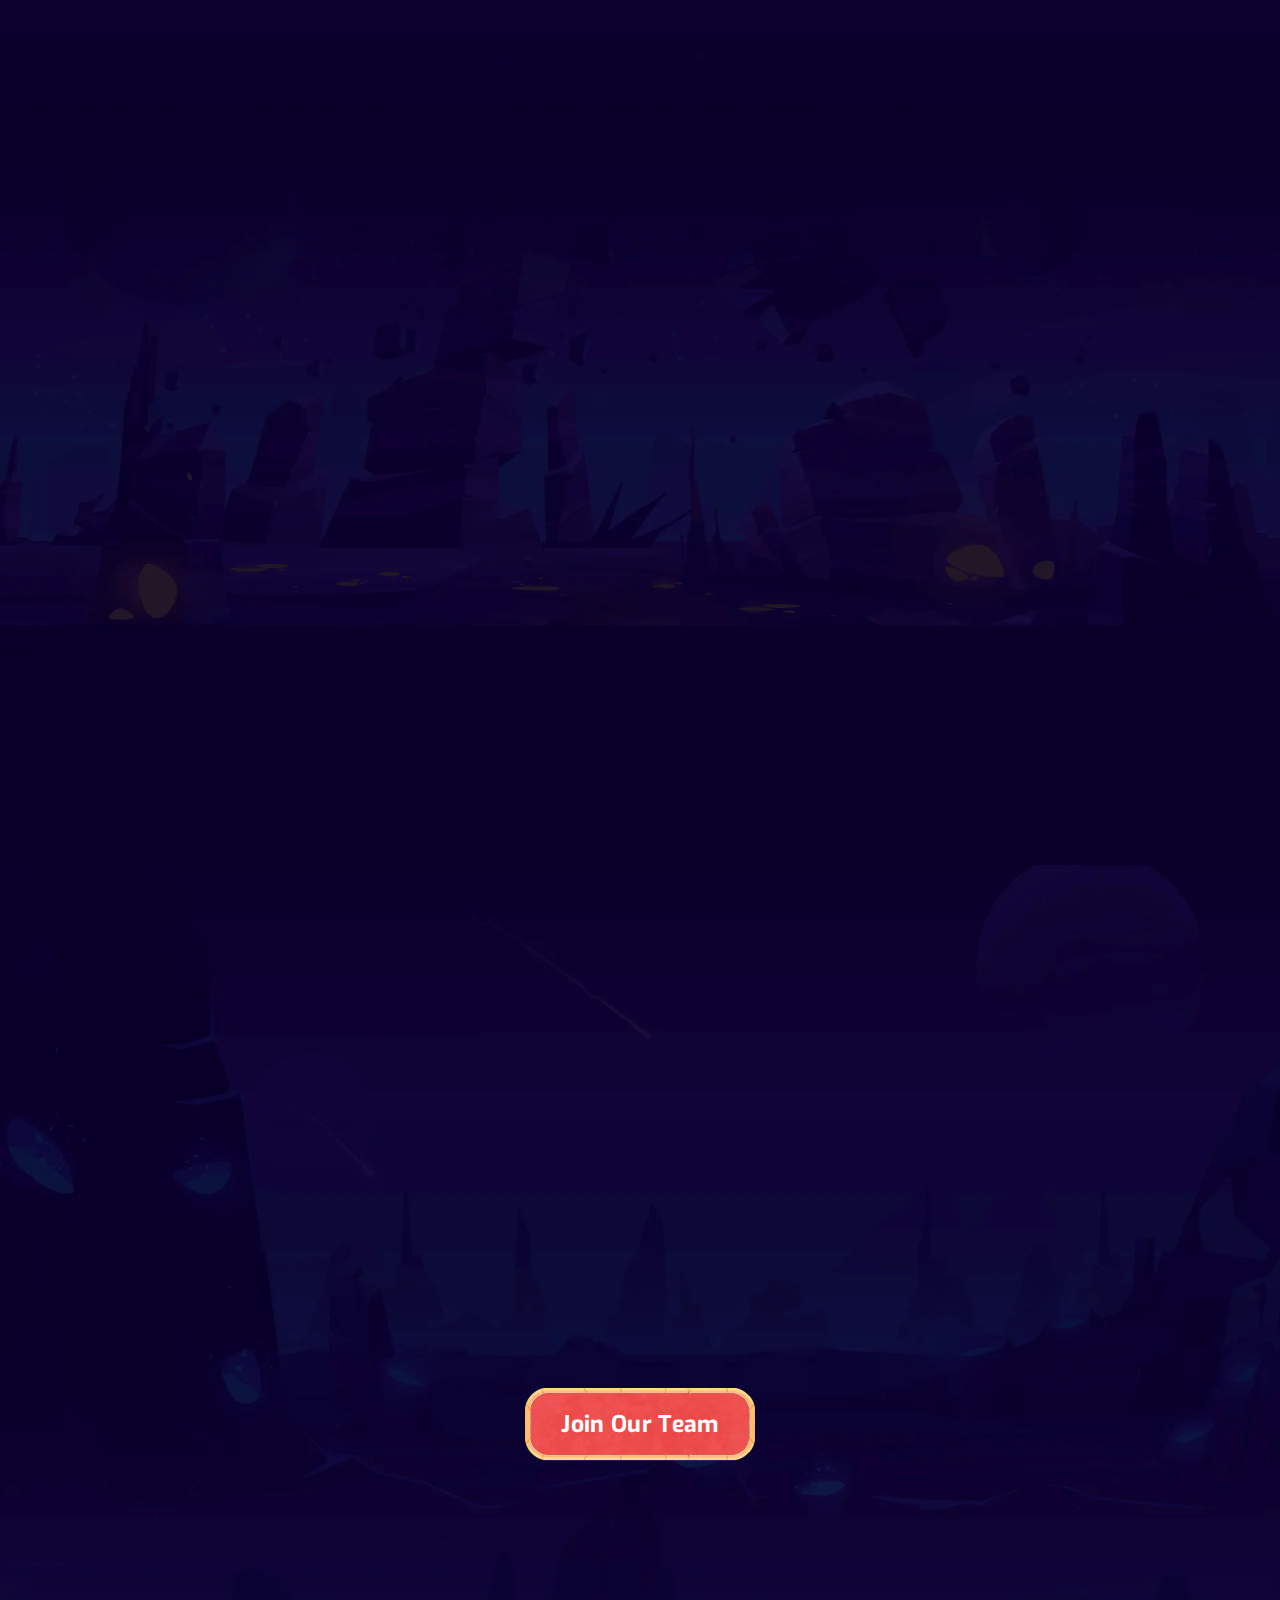
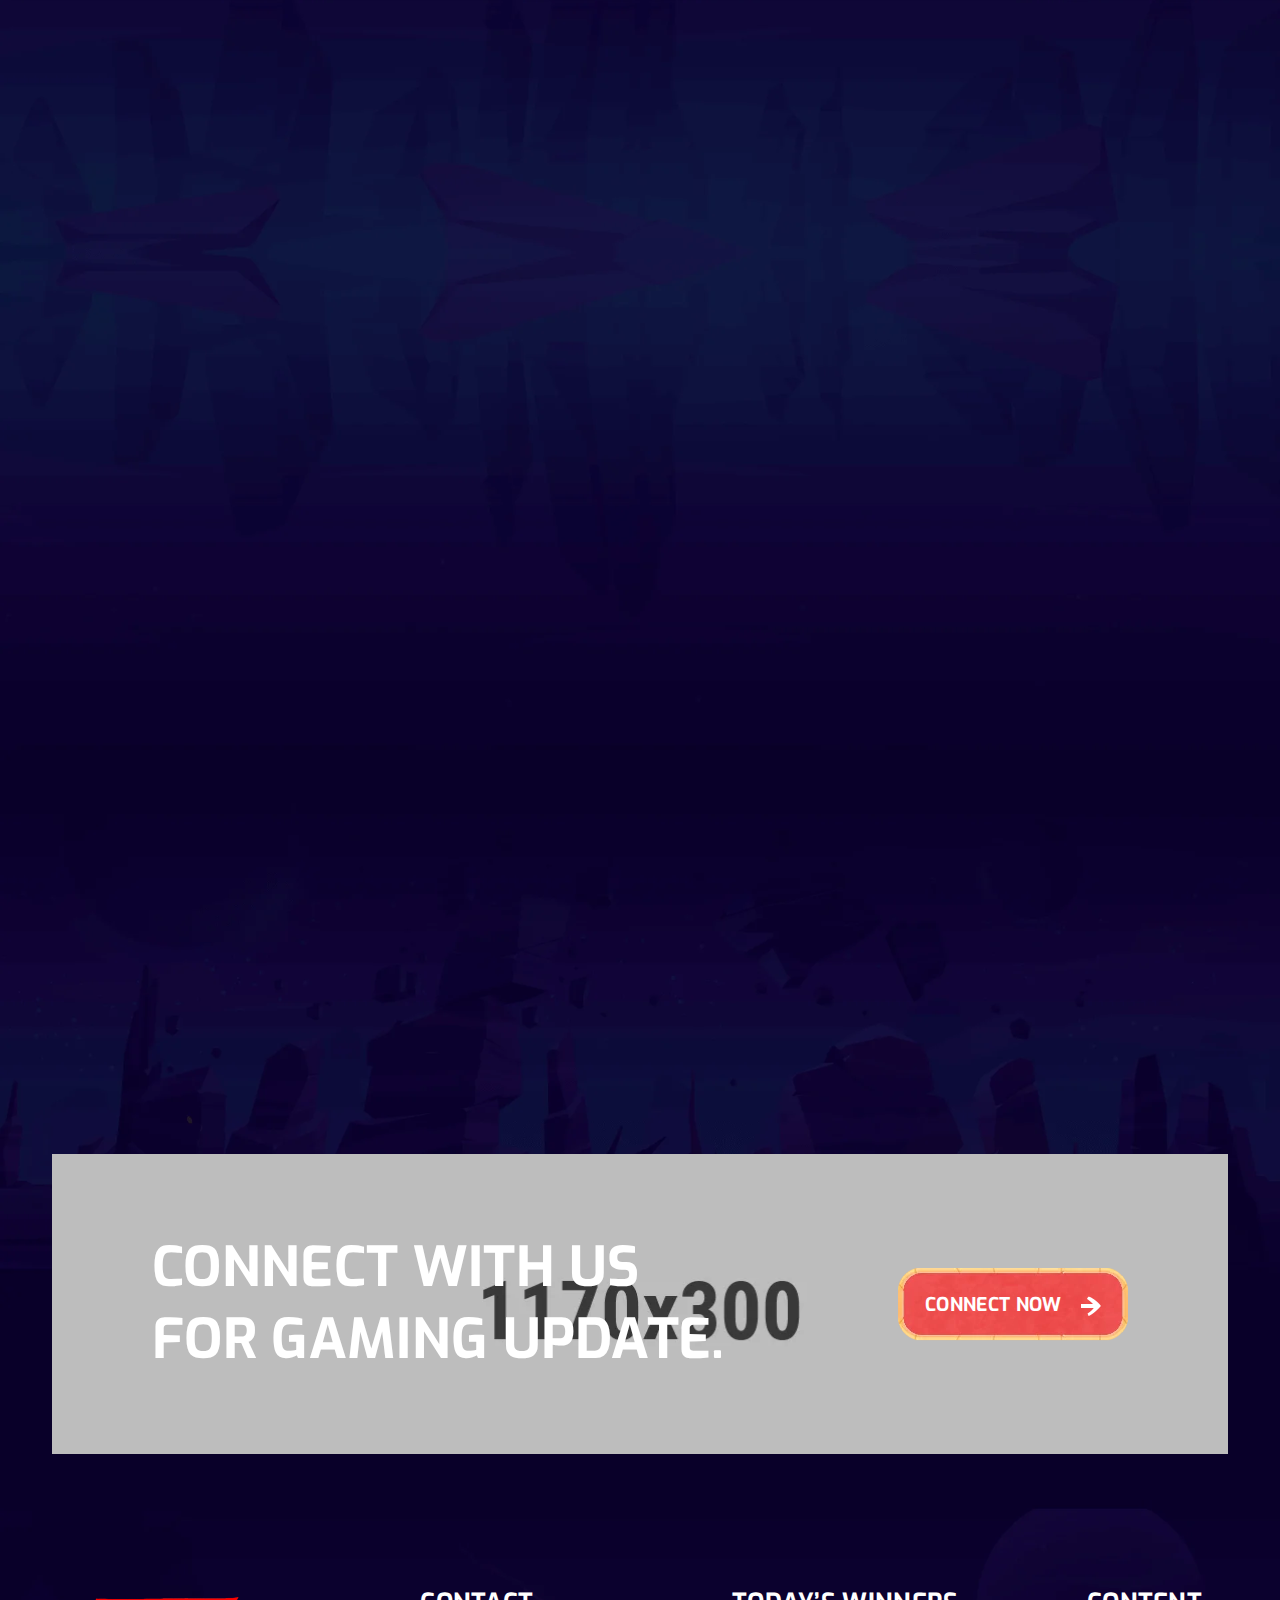
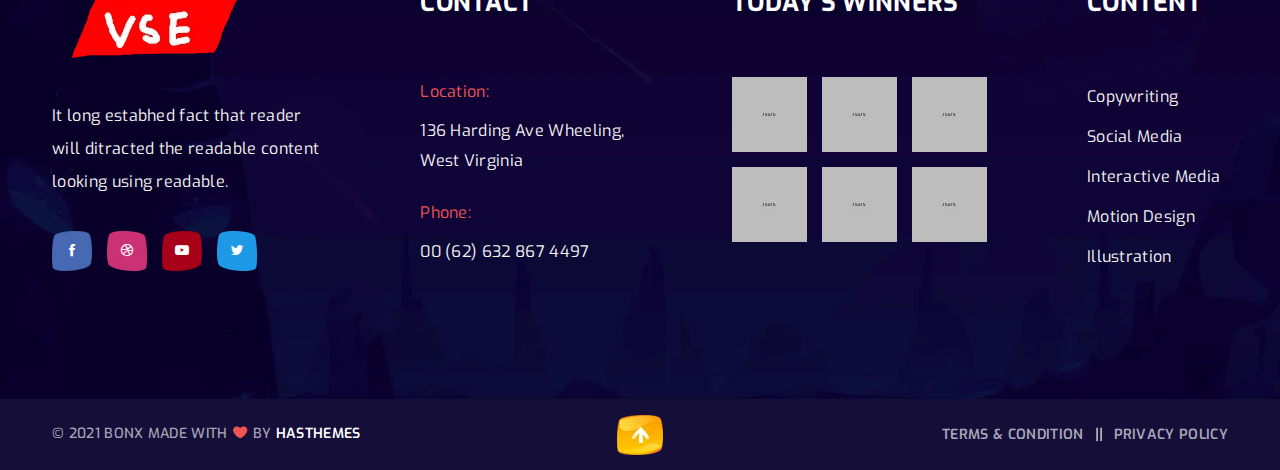
<file: about.html>
<!doctype html>
<html class="no-js" lang="en">

<head>
    <meta charset="utf-8">
    <meta http-equiv="x-ua-compatible" content="ie=edge">
    <title>Bonx - Gaming Website Template HTML Version</title>
    <meta name="description" content="Bonx is a terrific esports website template with a slick and modern look.  It’s a robust gaming HTML template for bloggers and online gamers who want to share their enthusiasm for games on the internet."/>
    <meta name="keywords" content="	bootstrap, clean, esports, game, game portal, Game website, gamer, games, gaming, magazine, match, modern, online game, sport, sports">
    <meta name="author" content="Code Carnival">
    <meta name="viewport" content="width=device-width, initial-scale=1">
    
    <!-- Add site Favicon -->
    <link rel="shortcut icon" href="assets/img/favicon.ico" type="image/png">

    <!-- CSS 
    ========================= -->
    <link rel="preconnect" href="https://fonts.googleapis.com">
    <link rel="preconnect" href="https://fonts.gstatic.com" crossorigin>
    <link href="https://fonts.googleapis.com/css2?family=Exo:ital,wght@0,100;0,200;0,300;0,400;0,500;0,600;0,700;0,800;0,900;1,100;1,200;1,300;1,400;1,500;1,600;1,700;1,800;1,900&family=Metal+Mania&display=swap" rel="stylesheet">

    <link rel="stylesheet" href="assets/css/vendor/bootstrap.min.css">
    <link rel="stylesheet" href="assets/css/slick.css">
    <link rel="stylesheet" href="assets/css/icofont.min.css">
    <link rel="stylesheet" href="assets/css/animate.css">
    <link rel="stylesheet" href="assets/css/nice-select.css">
    <link rel="stylesheet" href="assets/css/magnific-popup.css">
    <!-- Main Style CSS -->
    <link rel="stylesheet" href="assets/css/style.css">
</head>

<body class="body__bg" data-bgimg="assets/img/bg/body-bg2.webp">
   
  
    <!--header area start-->
    <header class="header_section header_transparent sticky-header">
        <div class="container">
            <div class="row">
                <div class="col-12">
                    <div class="main_header d-flex justify-content-between align-items-center">
                        <div class="header_logo">
                            <a class="sticky_none" href="index.html"><img aria-label="logo" width="215" height="79" src="assets/img/logo/logo.webp" alt=""></a>
                        </div>
                        <!--main menu start-->
                        <div class="main_menu d-none d-lg-block"> 
                            <nav>  
                                <ul class="d-flex">
                                    <li><a href="index.html">Home</a></li> 
                                    <li><a href="match.html">Match</a>
                                        <ul class="sub_menu">
                                            <li><a href="match.html">Match Page</a></li>
                                            <li><a href="match-details.html">Match Details</a></li>
                                        </ul>
                                    </li>
                                    <li><a href="#">Pages</a>
                                        <ul class="sub_menu">
                                            <li><a href="about.html">About Us</a></li>
                                            <li><a href="all-game.html">All Game</a></li>
                                            <li><a href="game-details.html">Game Details</a></li>
                                            <li><a href="faq.html">Faq Page</a></li>
                                            <li><a href="players.html">Players</a></li>
                                            <li><a href="player-details.html">Player Details</a></li>
                                            <li><a href="registration.html">Sign Up</a></li>
                                            <li><a href="login.html">Login</a></li>
                                            <li><a href="404.html">Error 404</a></li>
                                        </ul>
                                    </li>
                                    <li><a href="blog-left-sidebar.html">blog</a>
                                        <ul class="sub_menu">
                                            <li><a href="blog-left-sidebar.html">Blog Left Sidebar</a></li>
                                            <li><a href="blog-right-sidebar.html">Blog Right Sidebar</a></li>
                                            <li><a href="blog-without-sidebar.html">Blog Without Sidebar</a></li>
                                             <li><a href="blog-grid-left-sidebar.html">Blog Grid Left Sidebar</a></li>
                                            <li><a href="blog-grid-right-sidebar.html">Blog Grid Right Sidebar</a></li>
                                            <li><a href="blog-grid-without-sidebar.html">Blog Grid Without Sidebar</a></li>
                                            <li><a href="blog-details-left-sidebar.html">Blog Details Left Sidebar</a></li>
                                            <li><a href="blog-details-right-sidebar.html">Blog Details Right Sidebar</a></li>
                                            <li><a href="blog-details.html">Blog Details</a></li>
                                        </ul>
                                    </li>
                                    <li><a href="contact.html">Contact</a></li>
                                </ul>  
                            </nav>
                        </div>
                        <!--main menu end-->
                        <div class="header_right_sidebar d-flex align-items-center">
                            <div class="sing_up_btn">
                                <a class="btn btn-link" href="registration.html">SIGN UP <img width="15" height="15" src="assets/img/icon/arrrow-icon2.webp" alt=""> </a>
                            </div>
                            <div class="canvas_open">
                                <button type="button" data-bs-toggle="offcanvas" data-bs-target="#offcanvasMenu"><i class="icofont-navigation-menu"></i></button>
                            </div>
                        </div>
                    </div>
                </div>
            </div>
        </div>
    </header>
    <!--header area end-->

    <!--offcanvas menu area start-->
    <div class="offcanvas offcanvas-start" tabindex="-1" id="offcanvasMenu">
        <div class="offcanvas-header justify-content-end">
            <button type="button" class="btn-close text-reset" data-bs-dismiss="offcanvas" aria-label="Close"></button>
        </div>
        <div class="offcanvas-body">
            <ul class="offcanvas_main_menu">
                <li class="menu-item-has-children active">
                    <a href="index.html">Home</a>
                </li>
                <li class="menu-item-has-children"><a href="#">Match</a>
                    <ul class="sub-menu">
                        <li><a href="match.html">Match Page</a></li>
                        <li><a href="match-details.html">Match Details</a></li>
                    </ul>
                </li>
                <li class="menu-item-has-children"><a href="#">Pages</a>
                    <ul class="sub-menu">
                        <li><a href="about.html">About Us</a></li>
                        <li><a href="all-game.html">All Game</a></li>
                        <li><a href="game-details.html">Game Details</a></li>
                        <li><a href="faq.html">Faq Page</a></li>
                        <li><a href="players.html">Players</a></li>
                        <li><a href="player-details.html">Player Details</a></li>
                                            <li><a href="registration.html">Sign Up</a></li>
                                            <li><a href="login.html">Login</a></li>
                        <li><a href="404.html">Error 404</a></li>
                    </ul>
                </li>
                <li class="menu-item-has-children">
                    <a href="#">blog</a>
                    <ul class="sub-menu">
                        <li><a href="blog-left-sidebar.html">Blog Left Sidebar</a></li>
                        <li><a href="blog-right-sidebar.html">Blog Right Sidebar</a></li>
                        <li><a href="blog-without-sidebar.html">Blog Without Sidebar</a></li>
                            <li><a href="blog-grid-left-sidebar.html">Blog Grid Left Sidebar</a></li>
                            <li><a href="blog-grid-right-sidebar.html">Blog Grid Right Sidebar</a></li>
                        <li><a href="blog-grid-without-sidebar.html">Blog Grid Without Sidebar</a></li>
                        <li><a href="blog-details-left-sidebar.html">Blog Details Left Sidebar</a></li>
                        <li><a href="blog-details-right-sidebar.html">Blog Details Right Sidebar</a></li>
                        <li><a href="blog-details.html">Blog Details</a></li>
                    </ul>
                </li>
                <li class="menu-item-has-children"><a href="contact.html">Contact Us</a></li>
            </ul>
        </div>
    </div>
    <!--offcanvas menu area end-->

    <!-- breadcrumbs area start -->
    <div class="breadcrumbs_aree breadcrumbs_bg mb-140" data-bgimg="assets/img/bg/breadcrumbs-bg.webp">
        <div class="container">
            <div class="row">
                <div class="col-12">
                    <div class="breadcrumbs_text text-center">
                        <h1>about us</h1>
                        <ul class="d-flex justify-content-center">
                            <li><a href="index.html">Home </a></li>
                            <li> <span>//</span></li>
                            <li>  about us</li>
                        </ul>
                    </div>
                </div>
            </div>
        </div>
    </div>
    <!-- breadcrumbs area end -->

    <!-- page wrapper start -->
    <div class="page_wrapper">

        <!-- about section start -->
        <section class="about_section">
            <div class="container">
                <div class="row align-items-center">
                    <div class="col-lg-6">
                        <div class="about_thumb wow fadeInUp" data-wow-delay="0.1s" data-wow-duration="1.1s">
                            <img width="550" height="550" src="assets/img/others/about-thumb.webp" alt="">
                            <div class="about_video_btn">
                                <a class="video_popup" href="https://www.youtube.com/watch?v=eS9Qm4AOOBY">
                                    <i class="icofont-ui-play"></i>
                                </a>
                            </div>
                        </div>
                    </div>
                    <div class="col-lg-6">
                        <div class="about_sidebar wow fadeInUp" data-wow-delay="0.2s" data-wow-duration="1.2s">
                            <div class="about_title">
                                <h5>ABOUT BONX STUDIO</h5>
                                <h2>bonx is the best gaming studio for all gamer.</h2>
                            </div>
                            <div class="about_desc">
                                <p>It is a long established fact that a reader will be distracted the readable
                                content of page when looking at it layout the point using lorem Ipsum is that
                                it has a more-or-less normal distribution.</p>
                                <p>It is a long established fact that a reader will be distracted the readable
                                content of page when looking at it layout the point using lorem Ipsum is that
                                it has a more-or-less normal distribution.</p>
                            </div>
                            <div class="about_btn">
                                <a class="btn btn-link wow" href="all-game.html">Play Now <img width="20" height="20" src="assets/img/icon/arrrow-icon.webp" alt=""> </a>
                            </div>
                        </div>
                    </div>
                </div>
            </div>
        </section>
        <!-- about section end -->

        <!-- counterup section start -->
        <section class="counterup_section wow fadeInUp  mb-130" data-wow-delay="0.1s" data-wow-duration="1.1s">
            <div class="container">
                <div class="row">
                    <div class="col-12">
                        <div class="counterup_inner d-flex justify-content-center">
                            <div class="single_counterup one">
                                <div class="counterup_text">
                                    <h2 class="counterup color1">8697</h2>
                                    <span>TWITCH STREAMS</span>
                                </div>
                            </div>
                            <div class="single_counterup two">
                                <div class="counterup_text">
                                    <h2 class="counterup color2">428</h2>
                                    <span>TOTAL GAMES</span>
                                </div>
                            </div>
                            <div class="single_counterup three">
                                <div class="counterup_text">
                                    <h2 class="counterup color3">5367</h2>
                                    <span>YOUTUBE STREAMS</span>
                                </div>
                            </div>
                            <div class="single_counterup four">
                                <div class="counterup_text">
                                    <h2 class="counterup color4">249</h2>
                                    <span>PRO TEAM</span>
                                </div>
                            </div>
                        </div>
                    </div>
                </div>
            </div>
        </section>
        <!-- counterup section end -->

        <!-- gaming video section start -->
        <section class="gaming_video_section wow fadeInUp mb-118" data-wow-delay="0.1s" data-wow-duration="1.1s">
            <div class="container">
                <div class="row">
                    <div class="col-12">
                        <div class="gaming_video_inner slick_navigation slick__activation" data-slick='{
                            "slidesToShow": 1,
                            "slidesToScroll": 1,
                            "arrows": true,
                            "dots": false,
                            "autoplay": false,
                            "speed": 300,
                            "infinite": true ,  
                            "responsive":[ 
                            {"breakpoint":500, "settings": { "slidesToShow": 1 } }  
                            ]                                                     
                        }'>
                            <div class="gaming_video_thumb">
                                <img width="1170" height="540" src="assets/img/bg/gaming-bg1.webp" alt="">
                                <div class="gaming_video_paly_icon">
                                    <a class="video_popup" href="https://www.youtube.com/watch?v=eS9Qm4AOOBY"><img width="134" height="140" src="assets/img/others/play-btn.webp" alt=""></a>
                                </div>
                                <div class="live_streaming_text">
                                    <h3>Watch Live Streaming</h3>
                                </div>
                            </div>
                            <div class="gaming_video_thumb">
                                <img width="1170" height="540" src="assets/img/bg/gaming-bg1.webp" alt="">
                                <div class="gaming_video_paly_icon">
                                    <a class="video_popup" href="https://www.youtube.com/watch?v=eS9Qm4AOOBY"><img width="134" height="140" src="assets/img/others/play-btn.webp" alt=""></a>
                                </div>
                                <div class="live_streaming_text">
                                    <h3>Watch Live Streaming</h3>
                                </div>
                            </div>
                        </div>
                    </div>
                </div>
            </div>
        </section>
        <!-- gaming video section end -->

        <!-- gamer team section start -->
        <section class="gamer_team_section mb-140">
            <div class="container">
                <div class="section_title text-center wow fadeInUp mb-60" data-wow-delay="0.1s" data-wow-duration="1.1s">
                    <h2>MEET GAMER TEAM</h2>
                    <p>When unknown printer took type and scrambled it to make <br>
                        type specimen book centuries,</p>
                </div>
                <div class="gamer_team_inner">
                    <div class="row">
                        <div class="col-lg-4 col-md-6 col-sm-6">
                            <div class="gamer_single_team wow fadeInUp" data-wow-delay="0.1s" data-wow-duration="1.1s">
                                <div class="gamer_team_thumb">
                                    <a href="#"><img width="357" height="424" src="assets/img/others/team1.webp" alt=""></a>
                                    <div class="gamer_team_text">
                                        <h3><a href="#">Tasia Mancuso</a></h3>
                                        <span>CEO & Founder</span>
                                    </div>
                                </div>
                            </div>
                        </div>
                        <div class="col-lg-4 col-md-6 col-sm-6">
                            <div class="gamer_single_team wow fadeInUp" data-wow-delay="0.2s" data-wow-duration="1.2s">
                                <div class="gamer_team_thumb">
                                    <a href="#"><img width="357" height="424" src="assets/img/others/team2.webp" alt=""></a>
                                    <div class="gamer_team_text">
                                        <h3><a href="#">Rosaline Emmons</a></h3>
                                        <span>Team Leader</span>
                                    </div>
                                </div>
                            </div>
                        </div>
                        <div class="col-lg-4 col-md-6 col-sm-6">
                            <div class="gamer_single_team wow fadeInUp" data-wow-delay="0.3s" data-wow-duration="1.3s">
                                <div class="gamer_team_thumb">
                                    <a href="#"><img width="357" height="424" src="assets/img/others/team3.webp" alt=""></a>
                                    <div class="gamer_team_text">
                                        <h3><a href="#">Wilburn Behrens</a></h3>
                                        <span>Team Member</span>
                                    </div>
                                </div>
                            </div>
                        </div>
                    </div>
                </div>
                <div class="join_our_team_btn text-center">
                    <a class="btn btn-link" href="#">Join Our Team</a>
                </div>
            </div>
        </section>
        <!-- gamer team section end -->

         <!-- testimonial section start -->
         <section class="testimonial_section wow fadeInUp" data-bgimg="assets/img/others/testimonial-bg-fullwidth.webp" data-wow-delay="0.1s" data-wow-duration="1.1s">
            <div class="container">
                <div class="row">
                    <div class="col-12">
                        <div class="section_title mb-60">
                            <h2>What people’s say <br>
                                ABOUT <span>game studio.</span></h2>
                        </div>
                        <div class="testimonial_inner slick__activation slick_navigation" data-slick='{
                            "slidesToShow": 1,
                            "slidesToScroll": 1,
                            "arrows": true,
                            "dots": false,
                            "autoplay": false,
                            "speed": 300,
                            "infinite": true ,  
                            "responsive":[  
                            {"breakpoint":576, "settings": { "slidesToShow": 1 } }  
                            ]                                                     
                        }' data-bgimg="assets/img/others/testimonial-bg.webp">
                            <div class="testimonial_list d-flex align-items-center">
                                <div class="testimonial_thumb">
                                    <img width="270" height="319" src="assets/img/others/testimonial-thumb.webp" alt="">
                                </div>
                                <div class="testimonial_content">
                                    <div class="testimonial_desc">
                                        <p>It is a long established fact that a reader will be distracted the
                                        readable content of page when looking at it layout the point using
                                        lorem Ipsum is that it has a more-or-less normal distribution lette
                                        as opposed to using making it look like readable english,
                                        many desktop publishing packages and web page now editors.</p>
                                    </div>
                                    <div class="testimonial_author">
                                        <h3>Randolph Frazier</h3>
                                        <span>Top Rated Gamer</span>
                                    </div>
                                </div>
                            </div>
                            <div class="testimonial_list d-flex align-items-center">
                                <div class="testimonial_thumb">
                                    <img width="270" height="319" src="assets/img/others/testimonial-thumb.webp" alt="">
                                </div>
                                <div class="testimonial_content">
                                    <div class="testimonial_desc">
                                        <p>Lorem ipsum dolor sit, amet consectetur adipisicing elit. Natus quos consectetur amet blanditiis, facilis esse illo unde saepe facere dolore porro asperiores ducimus, inventore voluptate doloribus odio fugit magnam voluptatum perferendis? Sit quisquam labore adipisci doloremque! Aperiam voluptate modi quasi are nobis.</p>
                                    </div>
                                    <div class="testimonial_author">
                                        <h3>Roar Spring</h3>
                                        <span>Top Rated Gamer</span>
                                    </div>
                                </div>
                            </div>
                        </div>
                    </div>
                </div>
            </div>
        </section>
        <!-- testimonial section end -->

        <!-- gaming update section start -->
        <section class="gaming_update_section">
            <div class="container">
                <div class="row">
                    <div class="col-12">
                        <div class="gaming_update_inner d-flex justify-content-between align-items-center" data-bgimg="assets/img/bg/gaming-update.webp">
                            <div class="gaming_update_text">
                                <h2>Connect with us <br>
                                    for gamING update.</h2>
                            </div>
                            <div class="gaming_update_btn">
                                <a class="btn btn-link" href="#">CONNECT NOW <img width="20" height="20" src="assets/img/icon/arrrow-icon.webp" alt=""> </a>
                            </div>
                        </div>
                    </div>
                </div>
            </div>
        </section>
        <!-- gaming update section end -->

    </div>
    <!-- page wrapper end -->

    <!--footer area start-->
    <footer class="footer_widgets">
        <div class="main_footer">
            <div class="container">
                <div class="row">
                    <div class="col-12">
                        <div class="main_footer_inner d-flex">
                            <div class="footer_widget_list">
                                <div class="footer_logo">
                                    <a href="#"><img aria-label="logo" width="215" height="79" src="assets/img/logo/logo.webp" alt=""></a>
                                </div>
                                <div class="footer_contact_desc">
                                    <p>It long estabhed fact that reader
                                        will ditracted the readable content
                                        looking using readable.</p>
                                </div>
                                <div class="footer_social">
                                    <ul class="d-flex">
                                        <li><a aria-label="facebook" class="facebook" href="https://www.facebook.com"><i class="icofont-facebook"></i></a></li>
                                        <li><a aria-label="dribble" class="dribbble" href="https://dribbble.com"><i class="icofont-dribbble"></i></a></li>
                                        <li><a aria-label="youtube" class="youtube" href="https://www.youtube.com"><i class="icofont-youtube-play"></i></a></li>
                                        <li><a aria-label="twitter" class="twitter" href="https://twitter.com"><i class="icofont-twitter"></i></a></li>
                                    </ul>
                                </div>
                            </div>
                            <div class="footer_widget_list contact">
                                <h3>Contact</h3>
                                <div class="footer_contact_info">
                                    <div class="footer_contact_info_list">
                                        <span>Location:</span>
                                        <p>136 Harding Ave
                                            Wheeling, West Virginia</p>
                                    </div>
                                    <div class="footer_contact_info_list">
                                        <span>Phone:</span>
                                        <p><a href="#">00 (62) 632 867 4497</a></p>
                                    </div>
                                </div>
                            </div>
                            <div class="footer_widget_list">
                                <h3>today’s winners</h3>
                                <div class="footer_winners_gallery">
                                    <div class="footer_winners_list d-flex">
                                        <div class="footer_winners_thumb">
                                            <a href="game-details.html"><img aria-label="game-team" width="75" height="75" src="assets/img/others/winners1.webp" alt=""></a>
                                        </div>
                                        <div class="footer_winners_thumb">
                                            <a href="game-details.html"><img aria-label="game-team" width="75" height="75" src="assets/img/others/winners2.webp" alt=""></a>
                                        </div>
                                        <div class="footer_winners_thumb">
                                            <a href="game-details.html"><img aria-label="game-team" width="75" height="75" src="assets/img/others/winners3.webp" alt=""></a>
                                        </div>
                                    </div>
                                    <div class="footer_winners_list d-flex">
                                        <div class="footer_winners_thumb">
                                            <a href="game-details.html"><img aria-label="game-team" width="75" height="75" src="assets/img/others/winners4.webp" alt=""></a>
                                        </div>
                                        <div class="footer_winners_thumb">
                                            <a href="game-details.html"><img aria-label="game-team" width="75" height="75" src="assets/img/others/winners5.webp" alt=""></a>
                                        </div>
                                        <div class="footer_winners_thumb">
                                            <a href="game-details.html"><img aria-label="game-team" width="75" height="75" src="assets/img/others/winners6.webp" alt=""></a>
                                        </div>
                                    </div>
                                </div>
                            </div>
                            <div class="footer_widget_list footer_list_menu">
                                <h3>Content</h3>
                                <div class="footer_menu">
                                    <ul>
                                        <li><a href="about.html"> Copywriting</a></li>
                                        <li><a href="about.html">Social Media</a></li>
                                        <li><a href="about.html">Interactive Media</a></li>
                                        <li><a href="about.html">Motion Design</a></li>
                                        <li><a href="about.html">Illustration</a></li>
                                    </ul>
                                </div>
                            </div>
                        </div>
                    </div> 
                </div>
            </div>
        </div>
        <div class="footer_bottom">
            <div class="container">
                <div class="row">
                    <div class="col-12">
                        <div class="footer_bottom_inner d-flex justify-content-between">
                            <div class="copyright_right">
                                <p> © 2021  BONX  Made with  <i class="icofont-heart"></i>  by <a href="https://hasthemes.com">HasThemes</a></p>
                            </div>
                            <div class="footer_bottom_link_menu">
                                <ul class="d-flex">
                                    <li><a href="about.html">Terms & Condition  </a></li>
                                    <li><a href="about.html">Privacy Policy  </a></li>
                                </ul>
                            </div>

                            <div class="scroll__top_icon">
                                <a id="scroll-top" href="#"><img aria-label="scroll-top" width="46" height="40" src="assets/img/icon/scroll-top.webp" alt=""></a>
                            </div>
                        </div>
                    </div>
                </div>
            </div>
        </div>
    </footer>
    <!--footer area end-->

   
<!-- JS
============================================ -->
<!--modernizr min js here-->
<script src="assets/js/vendor/modernizr-3.7.1.min.js"></script>

<!-- Vendor JS -->
<script src="assets/js/vendor/jquery-3.6.0.min.js"></script>
<script src="assets/js/vendor/jquery-migrate-3.3.2.min.js"></script>
<script src="assets/js/vendor/popper.js"></script>
<script src="assets/js/vendor/bootstrap.min.js"></script>
<script src="assets/js/slick.min.js"></script>
<script src="assets/js/wow.min.js"></script>
<script src="assets/js/jquery.nice-select.js"></script>
<script src="assets/js/jquery.magnific-popup.min.js"></script>
<script src="assets/js/jquery.counterup.min.js"></script>
<script src="assets/js/jquery-waypoints.js"></script>

<!-- Main JS -->
<script src="assets/js/main.js"></script>



</body>

</html>
</file>
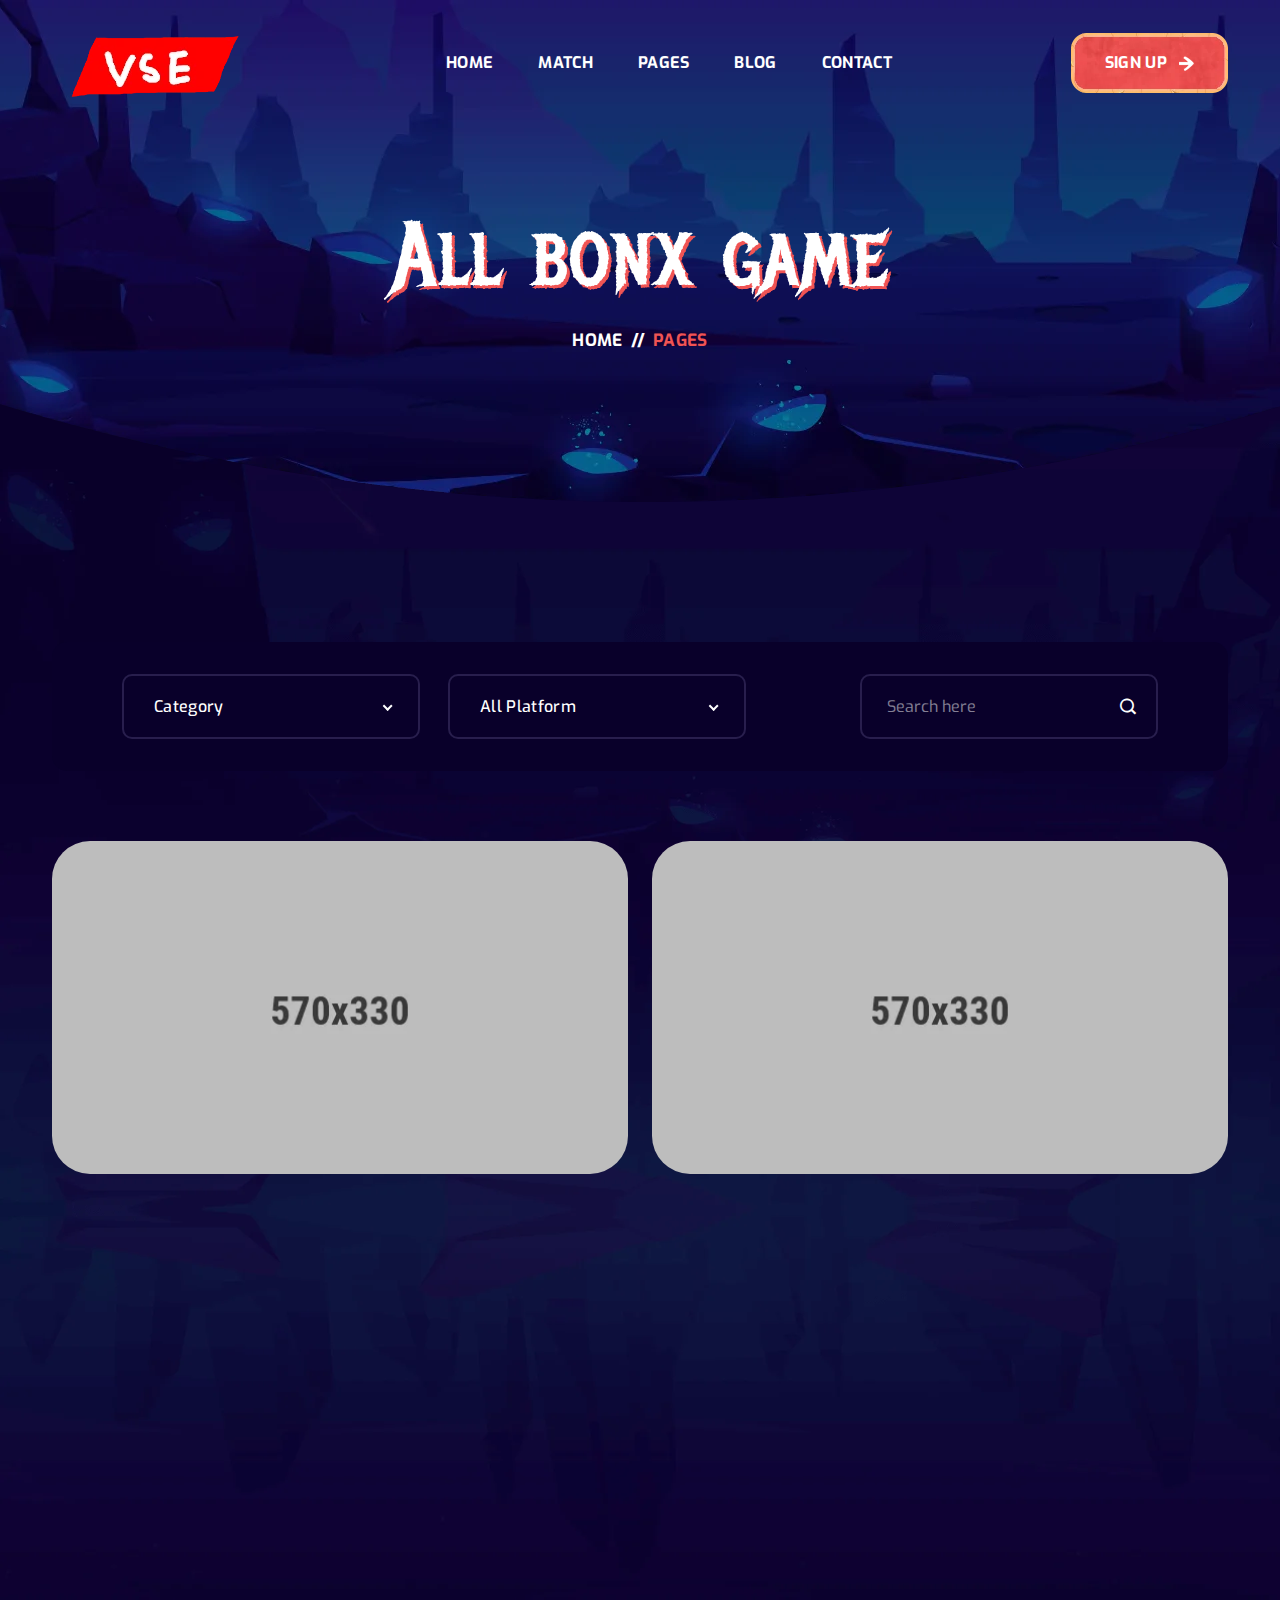
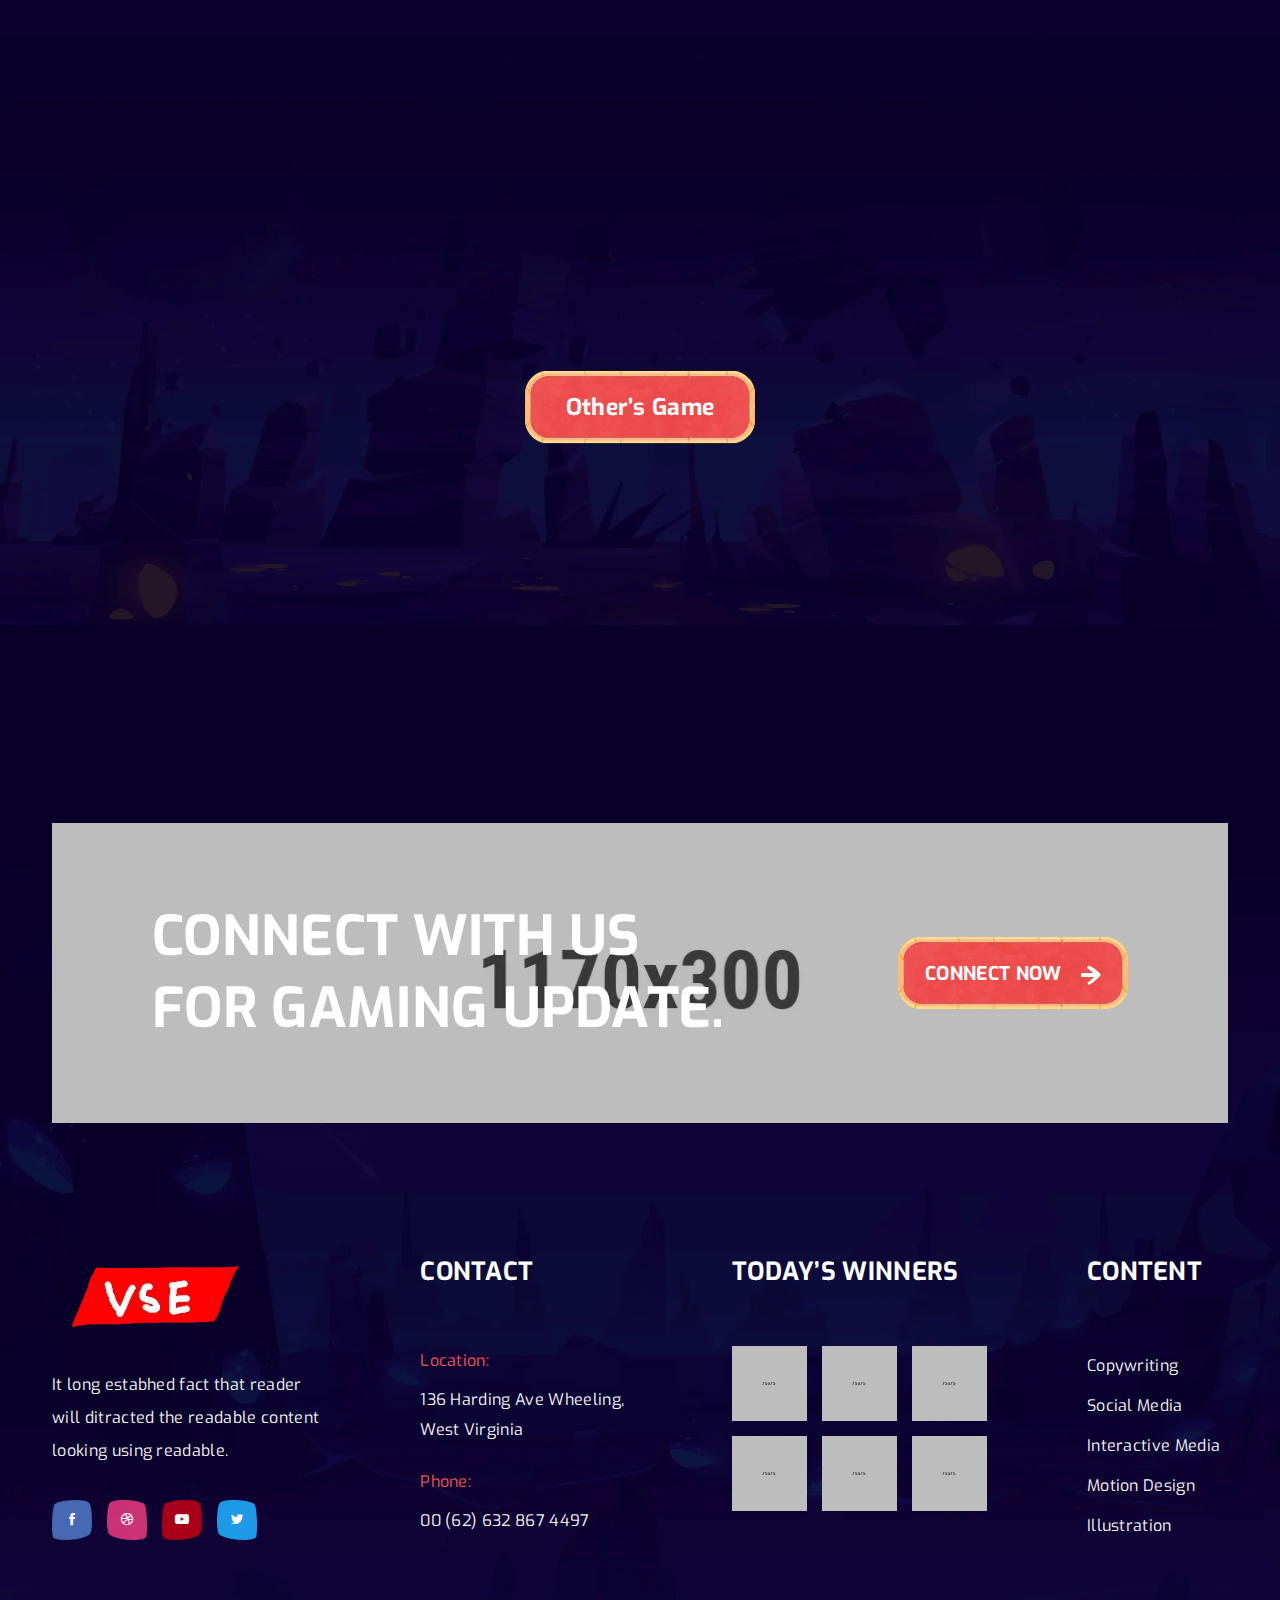
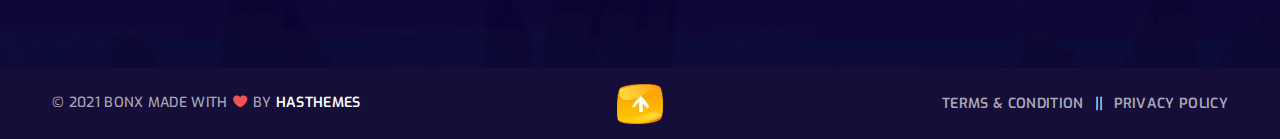
<file: all-game.html>
<!doctype html>
<html class="no-js" lang="en">

<head>
    <meta charset="utf-8">
    <meta http-equiv="x-ua-compatible" content="ie=edge">
    <title>Bonx - Gaming Website Template HTML Version</title>
    <meta name="description" content="Bonx is a terrific esports website template with a slick and modern look.  It’s a robust gaming HTML template for bloggers and online gamers who want to share their enthusiasm for games on the internet."/>
    <meta name="keywords" content="	bootstrap, clean, esports, game, game portal, Game website, gamer, games, gaming, magazine, match, modern, online game, sport, sports">
    <meta name="author" content="Code Carnival">
    <meta name="viewport" content="width=device-width, initial-scale=1">
    
    <!-- Add site Favicon -->
    <link rel="shortcut icon" href="assets/img/favicon.ico" type="image/png">

    <!-- CSS 
    ========================= -->
    <link rel="preconnect" href="https://fonts.googleapis.com">
    <link rel="preconnect" href="https://fonts.gstatic.com" crossorigin>
    <link href="https://fonts.googleapis.com/css2?family=Exo:ital,wght@0,100;0,200;0,300;0,400;0,500;0,600;0,700;0,800;0,900;1,100;1,200;1,300;1,400;1,500;1,600;1,700;1,800;1,900&family=Metal+Mania&display=swap" rel="stylesheet">

    <link rel="stylesheet" href="assets/css/vendor/bootstrap.min.css">
    <link rel="stylesheet" href="assets/css/slick.css">
    <link rel="stylesheet" href="assets/css/icofont.min.css">
    <link rel="stylesheet" href="assets/css/animate.css">
    <link rel="stylesheet" href="assets/css/nice-select.css">
    <link rel="stylesheet" href="assets/css/magnific-popup.css">
    <!-- Main Style CSS -->
    <link rel="stylesheet" href="assets/css/style.css">
    </head>

<body class="body__bg" data-bgimg="assets/img/bg/body-bg2.webp">
   
  
    <!--header area start-->
    <header class="header_section header_transparent sticky-header">
        <div class="container">
            <div class="row">
                <div class="col-12">
                    <div class="main_header d-flex justify-content-between align-items-center">
                        <div class="header_logo">
                            <a class="sticky_none" href="index.html"><img aria-label="logo" width="215" height="79" src="assets/img/logo/logo.webp" alt=""></a>
                        </div>
                        <!--main menu start-->
                        <div class="main_menu d-none d-lg-block"> 
                            <nav>  
                                <ul class="d-flex">
                                    <li><a href="index.html">Home</a></li> 
                                    <li><a href="match.html">Match</a>
                                        <ul class="sub_menu">
                                            <li><a href="match.html">Match Page</a></li>
                                            <li><a href="match-details.html">Match Details</a></li>
                                        </ul>
                                    </li>
                                    <li><a href="#">Pages</a>
                                        <ul class="sub_menu">
                                            <li><a href="about.html">About Us</a></li>
                                            <li><a href="all-game.html">All Game</a></li>
                                            <li><a href="game-details.html">Game Details</a></li>
                                            <li><a href="faq.html">Faq Page</a></li>
                                            <li><a href="players.html">Players</a></li>
                                            <li><a href="player-details.html">Player Details</a></li>
                                            <li><a href="registration.html">Sign Up</a></li>
                                            <li><a href="login.html">Login</a></li>
                                            <li><a href="404.html">Error 404</a></li>
                                        </ul>
                                    </li>
                                    <li><a href="blog-left-sidebar.html">blog</a>
                                        <ul class="sub_menu">
                                            <li><a href="blog-left-sidebar.html">Blog Left Sidebar</a></li>
                                            <li><a href="blog-right-sidebar.html">Blog Right Sidebar</a></li>
                                            <li><a href="blog-without-sidebar.html">Blog Without Sidebar</a></li>
                                             <li><a href="blog-grid-left-sidebar.html">Blog Grid Left Sidebar</a></li>
                                            <li><a href="blog-grid-right-sidebar.html">Blog Grid Right Sidebar</a></li>
                                            <li><a href="blog-grid-without-sidebar.html">Blog Grid Without Sidebar</a></li>
                                            <li><a href="blog-details-left-sidebar.html">Blog Details Left Sidebar</a></li>
                                            <li><a href="blog-details-right-sidebar.html">Blog Details Right Sidebar</a></li>
                                            <li><a href="blog-details.html">Blog Details</a></li>
                                        </ul>
                                    </li>
                                    <li><a href="contact.html">Contact</a></li>
                                </ul>  
                            </nav>
                        </div>
                        <!--main menu end-->
                        <div class="header_right_sidebar d-flex align-items-center">
                            <div class="sing_up_btn">
                                <a class="btn btn-link" href="registration.html">SIGN UP <img width="15" height="15" src="assets/img/icon/arrrow-icon2.webp" alt=""> </a>
                            </div>
                            <div class="canvas_open">
                                <button type="button" data-bs-toggle="offcanvas" data-bs-target="#offcanvasMenu"><i class="icofont-navigation-menu"></i></button>
                            </div>
                        </div>
                    </div>
                </div>
            </div>
        </div>
    </header>
    <!--header area end-->

    <!--offcanvas menu area start-->
    <div class="offcanvas offcanvas-start" tabindex="-1" id="offcanvasMenu">
        <div class="offcanvas-header justify-content-end">
            <button type="button" class="btn-close text-reset" data-bs-dismiss="offcanvas" aria-label="Close"></button>
        </div>
        <div class="offcanvas-body">
            <ul class="offcanvas_main_menu">
                <li class="menu-item-has-children active">
                    <a href="index.html">Home</a>
                </li>
                <li class="menu-item-has-children"><a href="#">Match</a>
                    <ul class="sub-menu">
                        <li><a href="match.html">Match Page</a></li>
                        <li><a href="match-details.html">Match Details</a></li>
                    </ul>
                </li>
                <li class="menu-item-has-children"><a href="#">Pages</a>
                    <ul class="sub-menu">
                        <li><a href="about.html">About Us</a></li>
                        <li><a href="all-game.html">All Game</a></li>
                        <li><a href="game-details.html">Game Details</a></li>
                        <li><a href="faq.html">Faq Page</a></li>
                        <li><a href="players.html">Players</a></li>
                        <li><a href="player-details.html">Player Details</a></li>
                                            <li><a href="registration.html">Sign Up</a></li>
                                            <li><a href="login.html">Login</a></li>
                        <li><a href="404.html">Error 404</a></li>
                    </ul>
                </li>
                <li class="menu-item-has-children">
                    <a href="#">blog</a>
                    <ul class="sub-menu">
                        <li><a href="blog-left-sidebar.html">Blog Left Sidebar</a></li>
                        <li><a href="blog-right-sidebar.html">Blog Right Sidebar</a></li>
                        <li><a href="blog-without-sidebar.html">Blog Without Sidebar</a></li>
                            <li><a href="blog-grid-left-sidebar.html">Blog Grid Left Sidebar</a></li>
                            <li><a href="blog-grid-right-sidebar.html">Blog Grid Right Sidebar</a></li>
                        <li><a href="blog-grid-without-sidebar.html">Blog Grid Without Sidebar</a></li>
                        <li><a href="blog-details-left-sidebar.html">Blog Details Left Sidebar</a></li>
                        <li><a href="blog-details-right-sidebar.html">Blog Details Right Sidebar</a></li>
                        <li><a href="blog-details.html">Blog Details</a></li>
                    </ul>
                </li>
                <li class="menu-item-has-children"><a href="contact.html">Contact Us</a></li>
            </ul>
        </div>
    </div>
    <!--offcanvas menu area end-->

    <!-- breadcrumbs area start -->
    <div class="breadcrumbs_aree breadcrumbs_bg mb-140" data-bgimg="assets/img/bg/breadcrumbs-bg.webp">
        <div class="container">
            <div class="row">
                <div class="col-12">
                    <div class="breadcrumbs_text text-center">
                        <h1>All bonx game</h1>
                        <ul class="d-flex justify-content-center">
                            <li><a href="index.html">Home </a></li>
                            <li> <span>//</span></li>
                            <li>  PAGES</li>
                        </ul>
                    </div>
                </div>
            </div>
        </div>
    </div>
    <!-- breadcrumbs area end -->

    <!-- page wrapper start -->
    <div class="page_wrapper">

        <!-- popular gaming  section start -->
        <div class="gaming_page_section mb-125">
            <div class="container">
                <div class="gaming_page_header mb-70">
                    <form action="#">
                        <div class="gaming_header_inner d-flex justify-content-between">
                            <div class="gaming_form_left d-flex">
                                <div class="gaming_form_list">
                                    <select>
                                        <option selected value="1">Category</option>
                                        <option value="2">Category2</option>
                                        <option value="3">Category3</option>
                                        <option value="4">Category4</option>
                                    </select>
                                </div>
                                <div class="gaming_form_list">
                                    <select>
                                        <option selected value="1">All Platform</option>
                                        <option value="2">Platform2</option>
                                        <option value="3">Platform3</option>
                                        <option value="4">Platform4</option>
                                    </select>
                                </div>
                            </div>
                            <div class="gaming_form_search">
                                <input placeholder="Search here" type="text">
                                <button><i class="icofont-search-1"></i></button>
                            </div>
                        </div>
                    </form>
                </div>
                <div class="gaming_page_inner">
                    <div class="row">
                        <div class="col-lg-6 col-md-6">
                            <div class="popular_gaming_thumb wow fadeInUp" data-wow-delay="0.1s" data-wow-duration="1.1s">
                                <a href="game-details.html"><img width="570" height="330" src="assets/img/others/popular-game-thumb1.webp" alt=""></a>
                                <div class="gaming_details_btn">
                                        <a class="btn btn-link" href="game-details.html">Game Details <img width="20" height="20" src="assets/img/icon/arrrow-icon.webp" alt=""> </a>
                                </div>
                            </div>
                        </div>
                        <div class="col-lg-6 col-md-6">
                            <div class="popular_gaming_thumb wow fadeInUp" data-wow-delay="0.2s" data-wow-duration="1.2s">
                            <a href="game-details.html"><img width="570" height="330" src="assets/img/others/popular-game-thumb2.webp" alt=""></a>
                            <div class="gaming_details_btn">
                                    <a class="btn btn-link" href="game-details.html">Game Details <img width="20" height="20" src="assets/img/icon/arrrow-icon.webp" alt=""> </a>
                                </div>
                            </div>
                        </div>
                        <div class="col-lg-6 col-md-6">
                            <div class="popular_gaming_thumb wow fadeInUp" data-wow-delay="0.3s" data-wow-duration="1.3s">
                            <a href="game-details.html"><img width="570" height="330" src="assets/img/others/popular-game-thumb3.webp" alt=""></a>
                                <div class="gaming_details_btn">
                                    <a class="btn btn-link" href="game-details.html">Game Details <img width="20" height="20" src="assets/img/icon/arrrow-icon.webp" alt=""> </a>
                                </div>
                            </div>
                        </div>
                        <div class="col-lg-6 col-md-6">
                            <div class="popular_gaming_thumb wow fadeInUp" data-wow-delay="0.4s" data-wow-duration="1.4s">
                            <a href="game-details.html"><img width="570" height="330" src="assets/img/others/popular-game-thumb4.webp" alt=""></a>
                                <div class="gaming_details_btn">
                                    <a class="btn btn-link" href="game-details.html">Game Details <img width="20" height="20" src="assets/img/icon/arrrow-icon.webp" alt=""> </a>
                                </div>
                            </div>
                        </div>
                        <div class="col-lg-6 col-md-6">
                            <div class="popular_gaming_thumb wow fadeInUp" data-wow-delay="0.1s" data-wow-duration="1.1s">
                            <a href="game-details.html"><img width="570" height="330" src="assets/img/others/popular-game-thumb5.webp" alt=""></a>
                                <div class="gaming_details_btn">
                                    <a class="btn btn-link" href="game-details.html">Game Details <img width="20" height="20" src="assets/img/icon/arrrow-icon.webp" alt=""> </a>
                                </div>
                            </div>
                        </div>
                        <div class="col-lg-6 col-md-6">
                            <div class="popular_gaming_thumb wow fadeInUp" data-wow-delay="0.2s" data-wow-duration="1.2s">
                            <a href="game-details.html"><img width="570" height="330" src="assets/img/others/popular-game-thumb2.webp" alt=""></a>
                            <div class="gaming_details_btn">
                                    <a class="btn btn-link" href="game-details.html">Game Details <img width="20" height="20" src="assets/img/icon/arrrow-icon.webp" alt=""> </a>
                                </div>
                            </div>
                        </div>
                    </div>
                </div>
                <div class="others_gane_btn text-center">
                    <a class="btn btn-link" href="#">Other’s Game </a>
                </div>
            </div>
        </div>
        <!-- popular gaming section end -->

        <!-- counterup section start -->
        <section class="counterup_section wow fadeInUp mb-130" data-wow-delay="0.1s" data-wow-duration="1.1s">
            <div class="container">
                <div class="row">
                    <div class="col-12">
                        <div class="counterup_inner d-flex justify-content-center">
                            <div class="single_counterup one">
                                <div class="counterup_text">
                                    <h2 class="counterup color1">8697</h2>
                                    <span>TWITCH STREAMS</span>
                                </div>
                            </div>
                            <div class="single_counterup two">
                                <div class="counterup_text">
                                    <h2 class="counterup color2">428</h2>
                                    <span>TOTAL GAMES</span>
                                </div>
                            </div>
                            <div class="single_counterup three">
                                <div class="counterup_text">
                                    <h2 class="counterup color3">5367</h2>
                                    <span>YOUTUBE STREAMS</span>
                                </div>
                            </div>
                            <div class="single_counterup four">
                                <div class="counterup_text">
                                    <h2 class="counterup color4">249</h2>
                                    <span>PRO TEAM</span>
                                </div>
                            </div>
                        </div>
                    </div>
                </div>
            </div>
        </section>
        <!-- counterup section end -->

        <!-- gaming update section start -->
        <section class="gaming_update_section">
            <div class="container">
                <div class="row">
                    <div class="col-12">
                        <div class="gaming_update_inner d-flex justify-content-between align-items-center" data-bgimg="assets/img/bg/gaming-update.webp">
                            <div class="gaming_update_text">
                                <h2>Connect with us <br>
                                    for gamING update.</h2>
                            </div>
                            <div class="gaming_update_btn">
                                <a class="btn btn-link" href="contact.html">CONNECT NOW <img width="20" height="20" src="assets/img/icon/arrrow-icon.webp" alt=""> </a>
                            </div>
                        </div>
                    </div>
                </div>
            </div>
        </section>
        <!-- gaming update section end -->

    </div>
    <!-- page wrapper end -->

    <!--footer area start-->
    <footer class="footer_widgets">
        <div class="main_footer">
            <div class="container">
                <div class="row">
                    <div class="col-12">
                        <div class="main_footer_inner d-flex">
                            <div class="footer_widget_list">
                                <div class="footer_logo">
                                    <a href="#"><img aria-label="logo" width="215" height="79" src="assets/img/logo/logo.webp" alt=""></a>
                                </div>
                                <div class="footer_contact_desc">
                                    <p>It long estabhed fact that reader
                                        will ditracted the readable content
                                        looking using readable.</p>
                                </div>
                                <div class="footer_social">
                                    <ul class="d-flex">
                                        <li><a aria-label="facebook" class="facebook" href="https://www.facebook.com"><i class="icofont-facebook"></i></a></li>
                                        <li><a aria-label="dribble" class="dribbble" href="https://dribbble.com"><i class="icofont-dribbble"></i></a></li>
                                        <li><a aria-label="youtube" class="youtube" href="https://www.youtube.com"><i class="icofont-youtube-play"></i></a></li>
                                        <li><a aria-label="twitter" class="twitter" href="https://twitter.com"><i class="icofont-twitter"></i></a></li>
                                    </ul>
                                </div>
                            </div>
                            <div class="footer_widget_list contact">
                                <h3>Contact</h3>
                                <div class="footer_contact_info">
                                    <div class="footer_contact_info_list">
                                        <span>Location:</span>
                                        <p>136 Harding Ave
                                            Wheeling, West Virginia</p>
                                    </div>
                                    <div class="footer_contact_info_list">
                                        <span>Phone:</span>
                                        <p><a href="#">00 (62) 632 867 4497</a></p>
                                    </div>
                                </div>
                            </div>
                            <div class="footer_widget_list">
                                <h3>today’s winners</h3>
                                <div class="footer_winners_gallery">
                                    <div class="footer_winners_list d-flex">
                                        <div class="footer_winners_thumb">
                                            <a href="game-details.html"><img aria-label="game-team" width="75" height="75" src="assets/img/others/winners1.webp" alt=""></a>
                                        </div>
                                        <div class="footer_winners_thumb">
                                            <a href="game-details.html"><img aria-label="game-team" width="75" height="75" src="assets/img/others/winners2.webp" alt=""></a>
                                        </div>
                                        <div class="footer_winners_thumb">
                                            <a href="game-details.html"><img aria-label="game-team" width="75" height="75" src="assets/img/others/winners3.webp" alt=""></a>
                                        </div>
                                    </div>
                                    <div class="footer_winners_list d-flex">
                                        <div class="footer_winners_thumb">
                                            <a href="game-details.html"><img aria-label="game-team" width="75" height="75" src="assets/img/others/winners4.webp" alt=""></a>
                                        </div>
                                        <div class="footer_winners_thumb">
                                            <a href="game-details.html"><img aria-label="game-team" width="75" height="75" src="assets/img/others/winners5.webp" alt=""></a>
                                        </div>
                                        <div class="footer_winners_thumb">
                                            <a href="game-details.html"><img aria-label="game-team" width="75" height="75" src="assets/img/others/winners6.webp" alt=""></a>
                                        </div>
                                    </div>
                                </div>
                            </div>
                            <div class="footer_widget_list footer_list_menu">
                                <h3>Content</h3>
                                <div class="footer_menu">
                                    <ul>
                                        <li><a href="about.html"> Copywriting</a></li>
                                        <li><a href="about.html">Social Media</a></li>
                                        <li><a href="about.html">Interactive Media</a></li>
                                        <li><a href="about.html">Motion Design</a></li>
                                        <li><a href="about.html">Illustration</a></li>
                                    </ul>
                                </div>
                            </div>
                        </div>
                    </div> 
                </div>
            </div>
        </div>
        <div class="footer_bottom">
            <div class="container">
                <div class="row">
                    <div class="col-12">
                        <div class="footer_bottom_inner d-flex justify-content-between">
                            <div class="copyright_right">
                                <p> © 2021  BONX  Made with  <i class="icofont-heart"></i>  by <a href="https://hasthemes.com">HasThemes</a></p>
                            </div>
                            <div class="footer_bottom_link_menu">
                                <ul class="d-flex">
                                    <li><a href="about.html">Terms & Condition  </a></li>
                                    <li><a href="about.html">Privacy Policy  </a></li>
                                </ul>
                            </div>

                            <div class="scroll__top_icon">
                                <a id="scroll-top" href="#"><img aria-label="scroll-top" width="46" height="40" src="assets/img/icon/scroll-top.webp" alt=""></a>
                            </div>
                        </div>
                    </div>
                </div>
            </div>
        </div>
    </footer>
    <!--footer area end-->

   
<!-- JS
============================================ -->
<!--modernizr min js here-->
<script src="assets/js/vendor/modernizr-3.7.1.min.js"></script>

<!-- Vendor JS -->
<script src="assets/js/vendor/jquery-3.6.0.min.js"></script>
<script src="assets/js/vendor/jquery-migrate-3.3.2.min.js"></script>
<script src="assets/js/vendor/popper.js"></script>
<script src="assets/js/vendor/bootstrap.min.js"></script>
<script src="assets/js/slick.min.js"></script>
<script src="assets/js/wow.min.js"></script>
<script src="assets/js/jquery.nice-select.js"></script>
<script src="assets/js/jquery.magnific-popup.min.js"></script>
<script src="assets/js/jquery.counterup.min.js"></script>
<script src="assets/js/jquery-waypoints.js"></script>

<!-- Main JS -->
<script src="assets/js/main.js"></script>



</body>

</html>
</file>
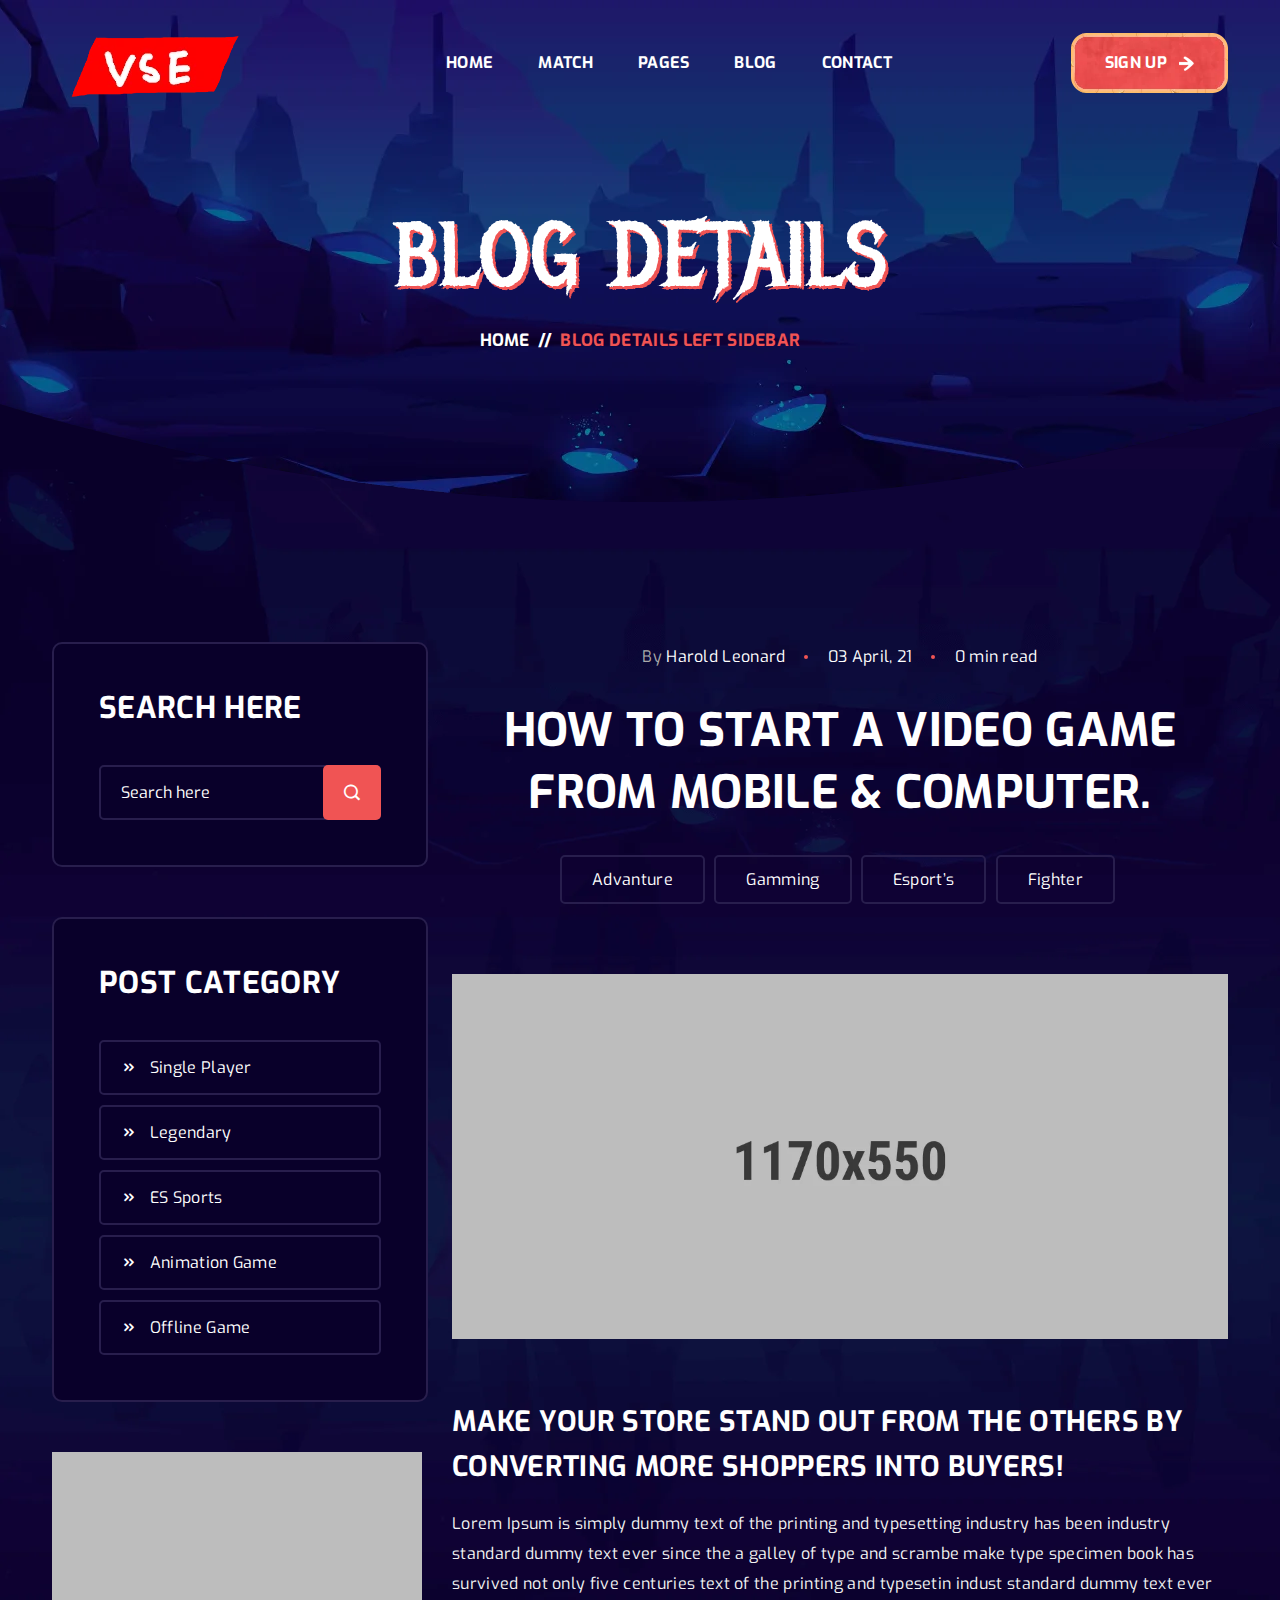
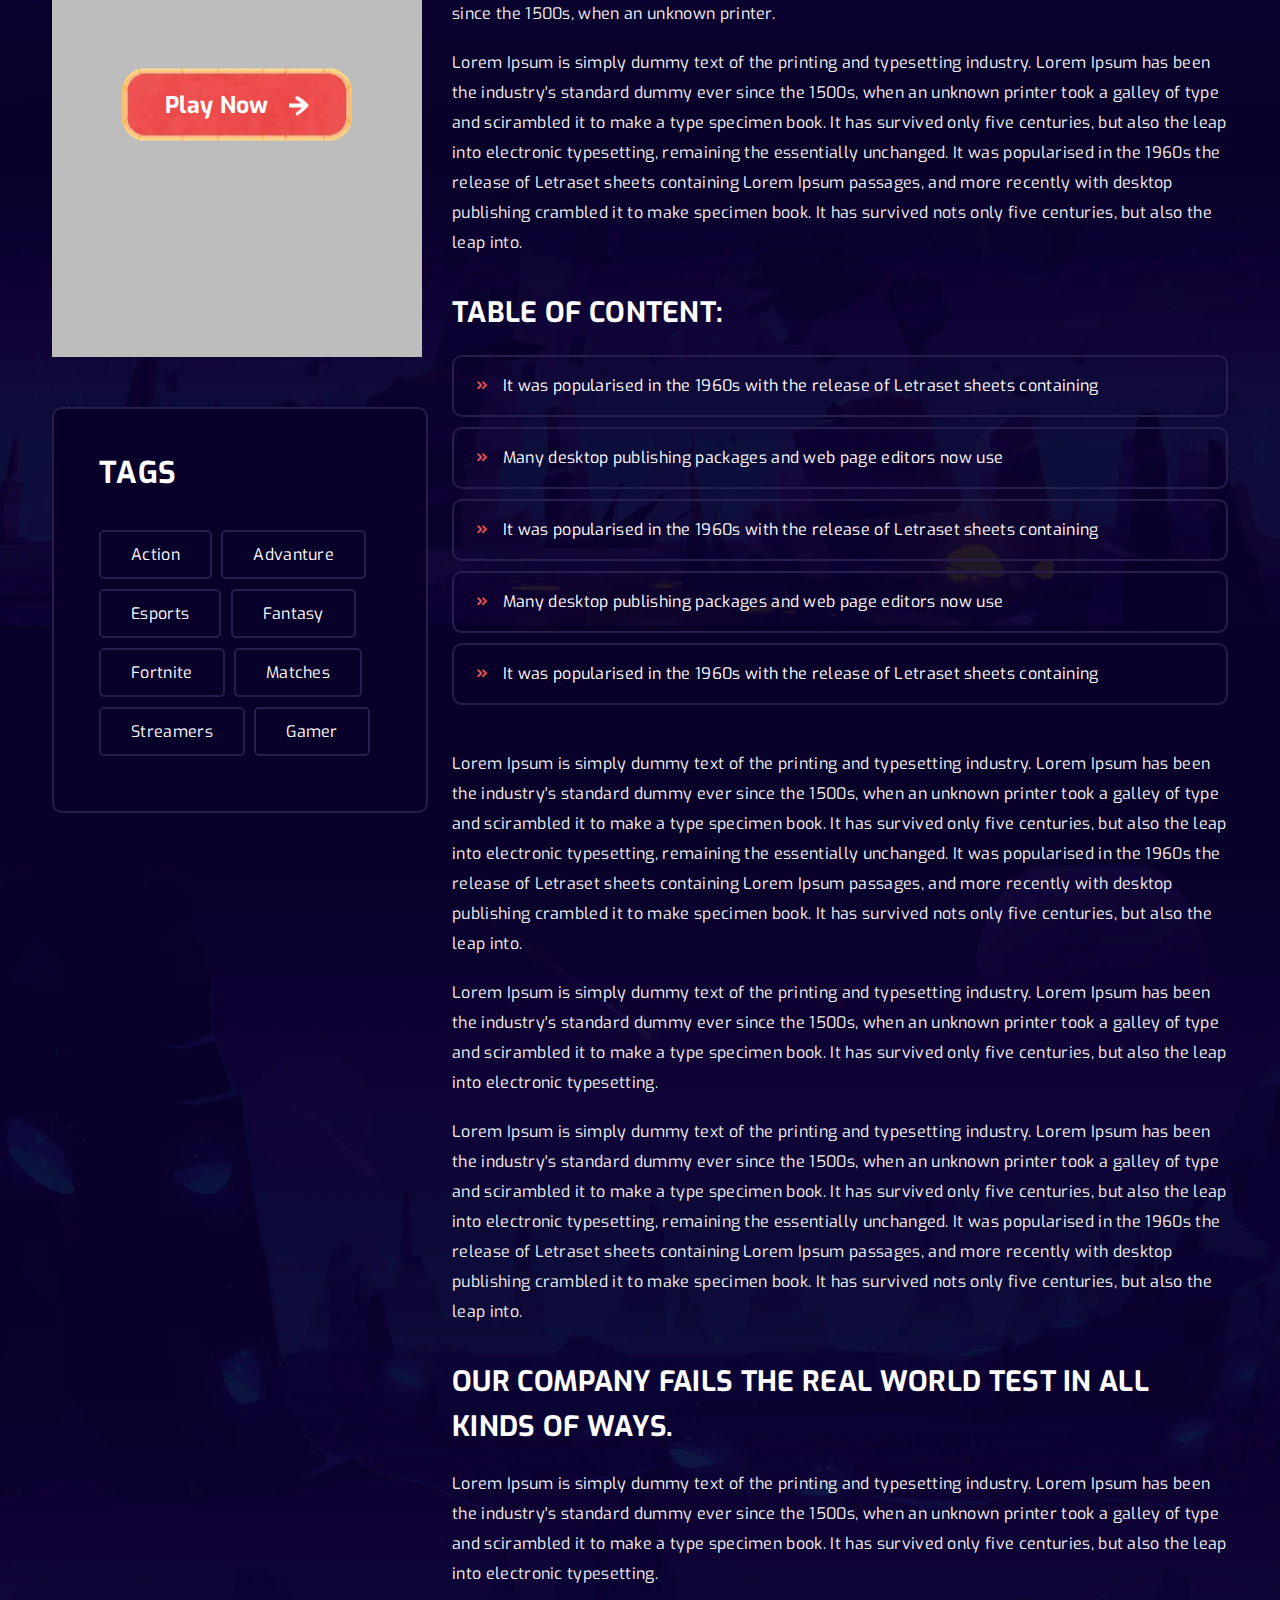
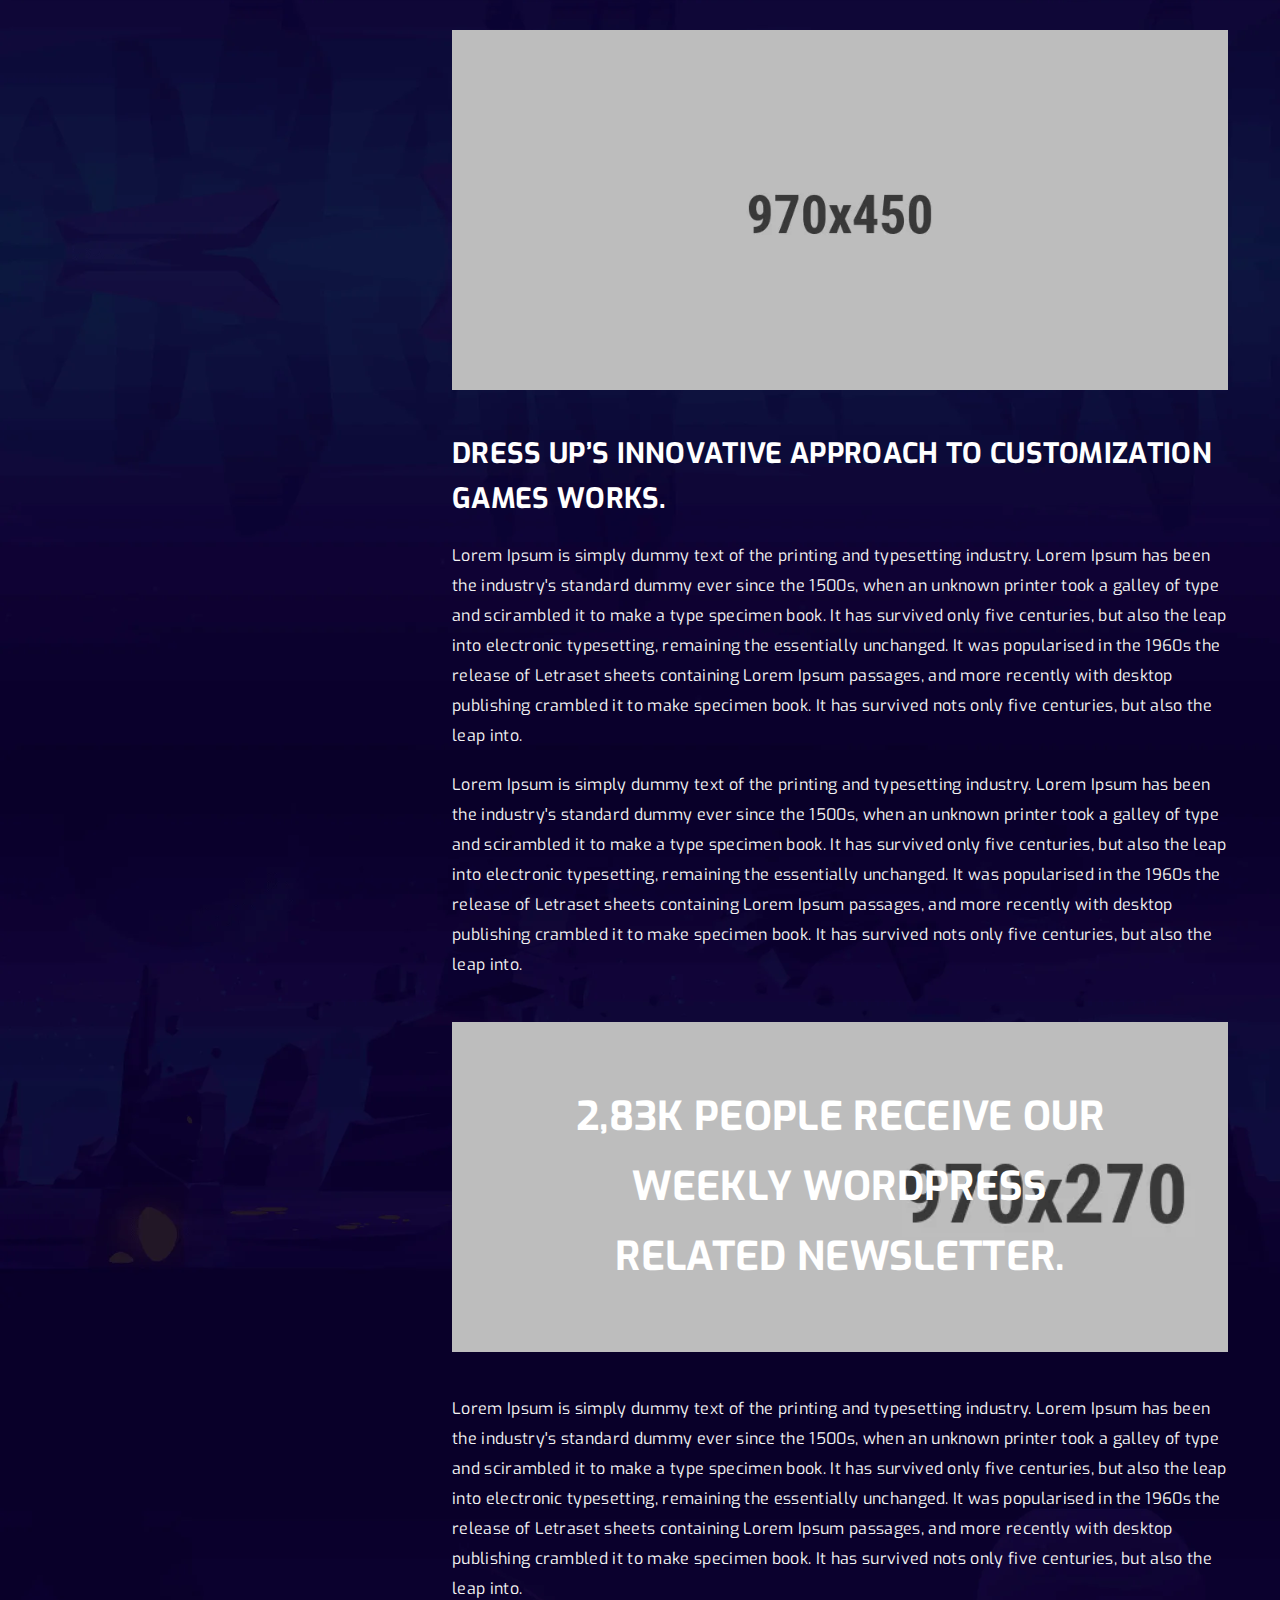
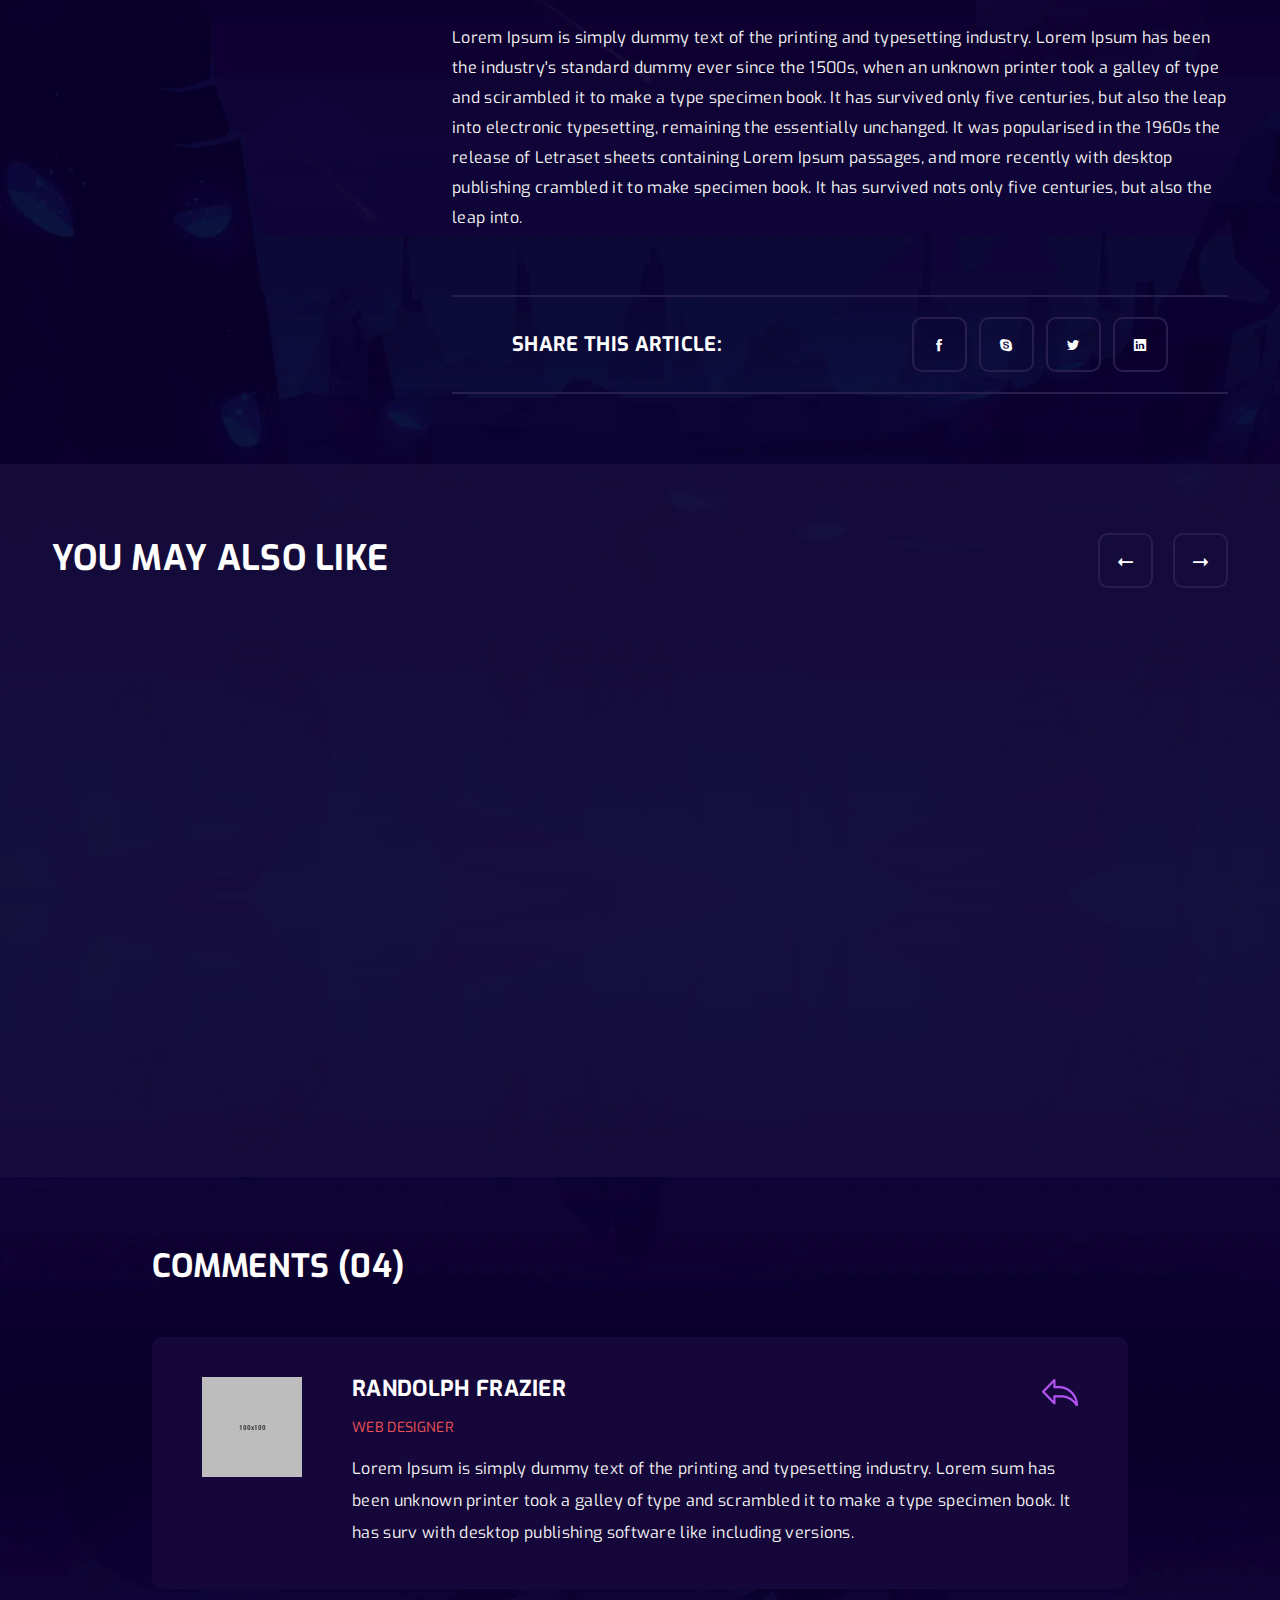
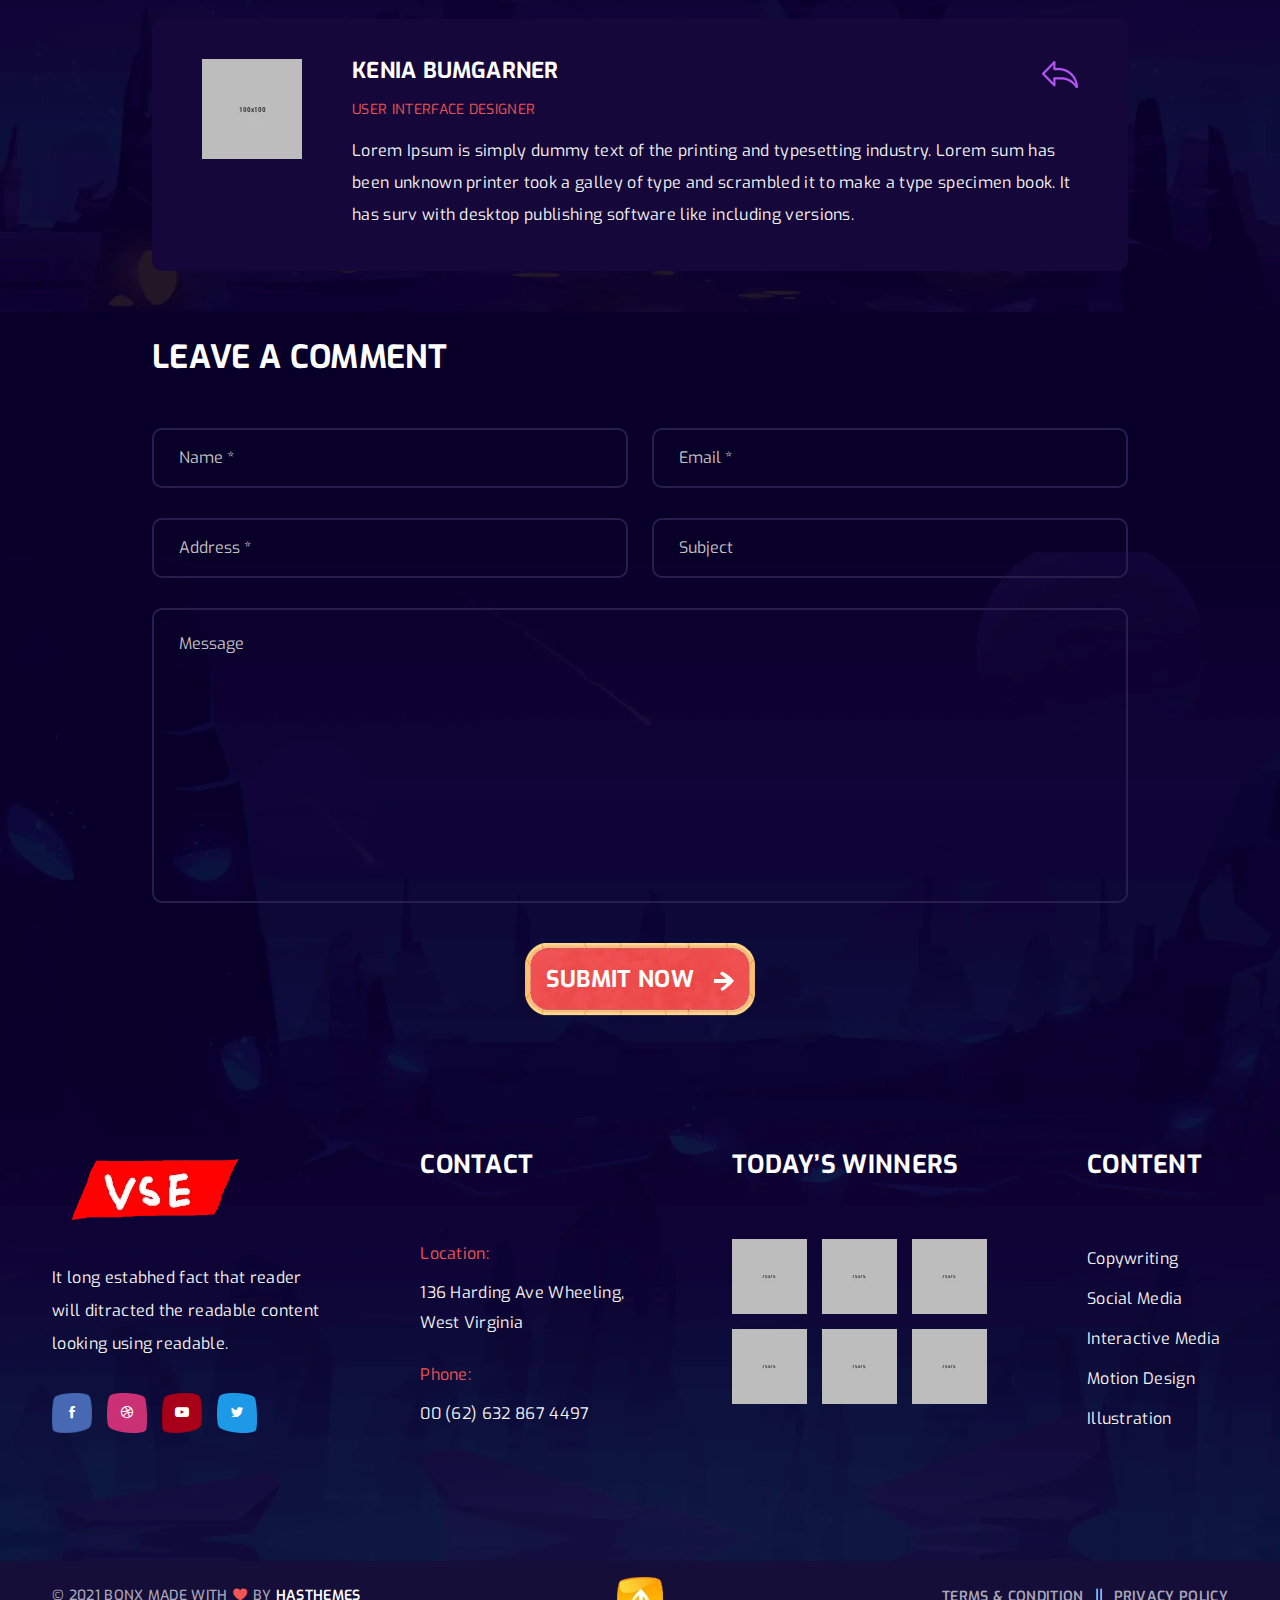
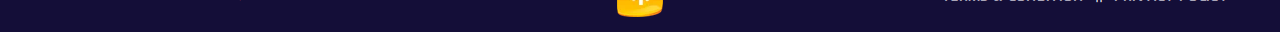
<file: blog-details-left-sidebar.html>
<!doctype html>
<html class="no-js" lang="en">

<head>
    <meta charset="utf-8">
    <meta http-equiv="x-ua-compatible" content="ie=edge">
    <title>Bonx - Gaming Website Template HTML Version</title>
    <meta name="description" content="Bonx is a terrific esports website template with a slick and modern look.  It’s a robust gaming HTML template for bloggers and online gamers who want to share their enthusiasm for games on the internet."/>
    <meta name="keywords" content="	bootstrap, clean, esports, game, game portal, Game website, gamer, games, gaming, magazine, match, modern, online game, sport, sports">
    <meta name="author" content="Code Carnival">
    <meta name="viewport" content="width=device-width, initial-scale=1">
    
    <!-- Add site Favicon -->
    <link rel="shortcut icon" href="assets/img/favicon.ico" type="image/png">

    <!-- CSS 
    ========================= -->
    <link rel="preconnect" href="https://fonts.googleapis.com">
    <link rel="preconnect" href="https://fonts.gstatic.com" crossorigin>
    <link href="https://fonts.googleapis.com/css2?family=Exo:ital,wght@0,100;0,200;0,300;0,400;0,500;0,600;0,700;0,800;0,900;1,100;1,200;1,300;1,400;1,500;1,600;1,700;1,800;1,900&family=Metal+Mania&display=swap" rel="stylesheet">

    <link rel="stylesheet" href="assets/css/vendor/bootstrap.min.css">
    <link rel="stylesheet" href="assets/css/slick.css">
    <link rel="stylesheet" href="assets/css/icofont.min.css">
    <link rel="stylesheet" href="assets/css/animate.css">
    <link rel="stylesheet" href="assets/css/nice-select.css">
    <link rel="stylesheet" href="assets/css/magnific-popup.css">
    <!-- Main Style CSS -->
    <link rel="stylesheet" href="assets/css/style.css">
</head>

<body class="body__bg" data-bgimg="assets/img/bg/body-bg2.webp">
   
    <!--header area start-->
    <header class="header_section header_transparent sticky-header">
        <div class="container">
            <div class="row">
                <div class="col-12">
                    <div class="main_header d-flex justify-content-between align-items-center">
                        <div class="header_logo">
                            <a class="sticky_none" href="index.html"><img aria-label="logo" width="215" height="79" src="assets/img/logo/logo.webp" alt=""></a>
                        </div>
                        <!--main menu start-->
                        <div class="main_menu d-none d-lg-block"> 
                            <nav>  
                                <ul class="d-flex">
                                    <li><a href="index.html">Home</a></li> 
                                    <li><a href="match.html">Match</a>
                                        <ul class="sub_menu">
                                            <li><a href="match.html">Match Page</a></li>
                                            <li><a href="match-details.html">Match Details</a></li>
                                        </ul>
                                    </li>
                                    <li><a href="#">Pages</a>
                                        <ul class="sub_menu">
                                            <li><a href="about.html">About Us</a></li>
                                            <li><a href="all-game.html">All Game</a></li>
                                            <li><a href="game-details.html">Game Details</a></li>
                                            <li><a href="faq.html">Faq Page</a></li>
                                            <li><a href="players.html">Players</a></li>
                                            <li><a href="player-details.html">Player Details</a></li>
                                            <li><a href="registration.html">Sign Up</a></li>
                                            <li><a href="login.html">Login</a></li>
                                            <li><a href="404.html">Error 404</a></li>
                                        </ul>
                                    </li>
                                    <li><a href="blog-left-sidebar.html">blog</a>
                                        <ul class="sub_menu">
                                            <li><a href="blog-left-sidebar.html">Blog Left Sidebar</a></li>
                                            <li><a href="blog-right-sidebar.html">Blog Right Sidebar</a></li>
                                            <li><a href="blog-without-sidebar.html">Blog Without Sidebar</a></li>
                                             <li><a href="blog-grid-left-sidebar.html">Blog Grid Left Sidebar</a></li>
                                            <li><a href="blog-grid-right-sidebar.html">Blog Grid Right Sidebar</a></li>
                                            <li><a href="blog-grid-without-sidebar.html">Blog Grid Without Sidebar</a></li>
                                            <li><a href="blog-details-left-sidebar.html">Blog Details Left Sidebar</a></li>
                                            <li><a href="blog-details-right-sidebar.html">Blog Details Right Sidebar</a></li>
                                            <li><a href="blog-details.html">Blog Details</a></li>
                                        </ul>
                                    </li>
                                    <li><a href="contact.html">Contact</a></li>
                                </ul>  
                            </nav>
                        </div>
                        <!--main menu end-->
                        <div class="header_right_sidebar d-flex align-items-center">
                            <div class="sing_up_btn">
                                <a class="btn btn-link" href="registration.html">SIGN UP <img width="15" height="15" src="assets/img/icon/arrrow-icon2.webp" alt=""> </a>
                            </div>
                            <div class="canvas_open">
                                <button type="button" data-bs-toggle="offcanvas" data-bs-target="#offcanvasMenu"><i class="icofont-navigation-menu"></i></button>
                            </div>
                        </div>
                    </div>
                </div>
            </div>
        </div>
    </header>
    <!--header area end-->

    <!--offcanvas menu area start-->
    <div class="offcanvas offcanvas-start" tabindex="-1" id="offcanvasMenu">
        <div class="offcanvas-header justify-content-end">
            <button type="button" class="btn-close text-reset" data-bs-dismiss="offcanvas" aria-label="Close"></button>
        </div>
        <div class="offcanvas-body">
            <ul class="offcanvas_main_menu">
                <li class="menu-item-has-children active">
                    <a href="index.html">Home</a>
                </li>
                <li class="menu-item-has-children"><a href="#">Match</a>
                    <ul class="sub-menu">
                        <li><a href="match.html">Match Page</a></li>
                        <li><a href="match-details.html">Match Details</a></li>
                    </ul>
                </li>
                <li class="menu-item-has-children"><a href="#">Pages</a>
                    <ul class="sub-menu">
                        <li><a href="about.html">About Us</a></li>
                        <li><a href="all-game.html">All Game</a></li>
                        <li><a href="game-details.html">Game Details</a></li>
                        <li><a href="faq.html">Faq Page</a></li>
                        <li><a href="players.html">Players</a></li>
                        <li><a href="player-details.html">Player Details</a></li>
                                            <li><a href="registration.html">Sign Up</a></li>
                                            <li><a href="login.html">Login</a></li>
                        <li><a href="404.html">Error 404</a></li>
                    </ul>
                </li>
                <li class="menu-item-has-children">
                    <a href="#">blog</a>
                    <ul class="sub-menu">
                        <li><a href="blog-left-sidebar.html">Blog Left Sidebar</a></li>
                        <li><a href="blog-right-sidebar.html">Blog Right Sidebar</a></li>
                        <li><a href="blog-without-sidebar.html">Blog Without Sidebar</a></li>
                            <li><a href="blog-grid-left-sidebar.html">Blog Grid Left Sidebar</a></li>
                            <li><a href="blog-grid-right-sidebar.html">Blog Grid Right Sidebar</a></li>
                        <li><a href="blog-grid-without-sidebar.html">Blog Grid Without Sidebar</a></li>
                        <li><a href="blog-details-left-sidebar.html">Blog Details Left Sidebar</a></li>
                        <li><a href="blog-details-right-sidebar.html">Blog Details Right Sidebar</a></li>
                        <li><a href="blog-details.html">Blog Details</a></li>
                    </ul>
                </li>
                <li class="menu-item-has-children"><a href="contact.html">Contact Us</a></li>
            </ul>
        </div>
    </div>
    <!--offcanvas menu area end-->

    <!-- breadcrumbs area start -->
    <div class="breadcrumbs_aree breadcrumbs_bg mb-140" data-bgimg="assets/img/bg/breadcrumbs-bg.webp">
        <div class="container">
            <div class="row">
                <div class="col-12">
                    <div class="breadcrumbs_text text-center">
                        <h1>BLOG DETAILS</h1>
                        <ul class="d-flex justify-content-center">
                            <li><a href="index.html">Home </a></li>
                            <li> <span>//</span></li>
                            <li>  Blog Details Left Sidebar</li>
                        </ul>
                    </div>
                </div>
            </div>
        </div>
    </div>
    <!-- breadcrumbs area end -->
    
    <!-- page wrapper start -->
    <div class="page_wrapper">

        <!--blog body area start-->
        <section class="blog_details_section mb-130">
            <div class="container">
                <div class="row flex-column-reverse flex-lg-row">
                    <div class="col-lg-4">
                        <div class="blog_sidebar blog_widget">
                            <div class="blog_widget_list mb-50">
                                <h3>Search Here</h3>
                                <div class="widget_search">
                                    <form action="#">
                                        <input placeholder="Search here" type="text">
                                        <button type="submit"><i class="icofont-search-1"></i></button>
                                    </form>
                                </div>
                            </div>
                            <div class="blog_widget_list mb-50">
                                <h3>POST CATEGORY</h3>
                                <div class="widget_category blog_widget_category">
                                    <ul>
                                        <li><a href="#"><i class="icofont-rounded-double-right"></i> Single Player </a></li>
                                        <li><a href="#"><i class="icofont-rounded-double-right"></i> Legendary </a></li>
                                        <li><a href="#"><i class="icofont-rounded-double-right"></i> ES Sports </a></li>
                                        <li><a href="#"><i class="icofont-rounded-double-right"></i> Animation Game </a></li>
                                        <li><a href="#"><i class="icofont-rounded-double-right"></i> Offline Game </a></li>
                                    </ul>
                                </div>
                            </div>
                            <div class="blog_widget_thumb mb-50">
                                <img width="370" height="505" src="assets/img/blog/blog-sidebar-thumb.webp" alt="">
                                <div class="widget_play_btn">
                                    <a class="btn btn-link" href="all-game.html">Play Now <img width="20" height="20" src="assets/img/icon/arrrow-icon.webp" alt=""> </a>
                                </div>
                            </div>
                            <div class="blog_widget_list tags">
                                <h3>Tags</h3>
                                <div class="widget_tags">
                                    <ul>
                                        <li><a href="#">Action</a></li>
                                        <li><a href="#">Advanture</a></li>
                                        <li><a href="#"> Esports</a></li>
                                        <li><a href="#">Fantasy</a></li>
                                        <li><a href="#">Fortnite</a></li>
                                        <li><a href="#">Matches</a></li>
                                        <li><a href="#">Streamers</a></li>
                                        <li><a href="#">Gamer</a></li>
                                    </ul>
                                </div>
                            </div>
                        </div>
                    </div>
                    <div class="col-lg-8">
                        <div class="blog_details_inner">
                            <div class="blog_details_header text-center">
                                <div class="blog__meta_date">
                                    <ul class="d-flex justify-content-center">
                                        <li><span>By</span> Harold Leonard   </li>
                                        <li> 03 April, 21  </li>
                                        <li>0 min read</li>
                                    </ul>
                                </div>
                                <div class="blog_details_title">
                                    <h2>How to Start a Video Game from
                                        mobile & computer.</h2>
                                </div>
                                <div class="widget_tags">
                                    <ul>
                                        <li><a href="#">Advanture</a></li>
                                        <li><a href="#">Gamming</a></li>
                                        <li><a href="#"> Esport’s</a></li>
                                        <li><a href="#">Fighter</a></li>
                                    </ul>
                                </div>
                            </div>
                            <div class="blog_sticky_thumb">
                                <img width="1170" height="550" src="assets/img/blog/blog-sticky.webp" alt="">
                            </div>
                            <div class="blog_details_content p-0">
                                <div class="blog_details_content_step">
                                    <h3 class="title_margin">Make your store stand out from the others by converting more
                                        shoppers into buyers!</h3>
                                    <div class="blog_details_desc">   
                                        <p>Lorem Ipsum is simply dummy text of the printing and typesetting industry has been industry standard dummy text ever since the
                                            a galley of type and scrambe make type specimen book has survived not only five centuries text of the printing and typesetin indust
                                            standard dummy text ever since the 1500s, when an unknown printer.</p> 
                                        <p>Lorem Ipsum is simply dummy text of the printing and typesetting industry. Lorem Ipsum has been the industry's standard dummy
                                            ever since the 1500s, when an unknown printer took a galley of type and scirambled it to make a type specimen book. It has survived
                                            only five centuries, but also the leap into electronic typesetting, remaining the essentially unchanged. It was popularised in the 1960s
                                            the release of Letraset sheets containing Lorem Ipsum passages, and more recently with desktop publishing crambled it to make
                                            specimen book. It has survived nots only five centuries, but also the leap into.</p>  
                                    </div> 
                                </div>
                                <div class="blog_details_content_step">
                                    <h3 class="title_margin">Table of Content:</h3>
                                    <div class="blog_details_table_content">
                                        <ul>
                                            <li><a href="#"><i class="icofont-rounded-double-right"></i> It was popularised in the 1960s with the release of Letraset sheets containing</a></li>
                                            <li><a href="#"><i class="icofont-rounded-double-right"></i> Many desktop publishing packages and web page editors now use</a></li>
                                            <li><a href="#"><i class="icofont-rounded-double-right"></i> It was popularised in the 1960s with the release of Letraset sheets containing</a></li>
                                            <li><a href="#"><i class="icofont-rounded-double-right"></i> Many desktop publishing packages and web page editors now use</a></li>
                                            <li><a href="#"><i class="icofont-rounded-double-right"></i> It was popularised in the 1960s with the release of Letraset sheets containing</a></li>
                                        </ul>
                                    </div>
                                    <div class="blog_details_desc">   
                                        <p>Lorem Ipsum is simply dummy text of the printing and typesetting industry. Lorem Ipsum has been the industry's standard dummy
                                            ever since the 1500s, when an unknown printer took a galley of type and scirambled it to make a type specimen book. It has survived
                                            only five centuries, but also the leap into electronic typesetting, remaining the essentially unchanged. It was popularised in the 1960s
                                            the release of Letraset sheets containing Lorem Ipsum passages, and more recently with desktop publishing crambled it to make
                                            specimen book. It has survived nots only five centuries, but also the leap into.</p> 
                                        <p>Lorem Ipsum is simply dummy text of the printing and typesetting industry. Lorem Ipsum has been the industry's standard dummy
                                            ever since the 1500s, when an unknown printer took a galley of type and scirambled it to make a type specimen book. It has survived
                                            only five centuries, but also the leap into electronic typesetting.</p> 
                                            <p>Lorem Ipsum is simply dummy text of the printing and typesetting industry. Lorem Ipsum has been the industry's standard dummy
                                                ever since the 1500s, when an unknown printer took a galley of type and scirambled it to make a type specimen book. It has survived
                                                only five centuries, but also the leap into electronic typesetting, remaining the essentially unchanged. It was popularised in the 1960s
                                                the release of Letraset sheets containing Lorem Ipsum passages, and more recently with desktop publishing crambled it to make
                                                specimen book. It has survived nots only five centuries, but also the leap into.</p> 
                                    </div>
                                </div>

                                <div class="blog_details_content_step">
                                    <h3 class="title_margin">Our company fails the real world test in all kinds of ways.</h3>
                                    <div class="blog_details_desc">   
                                        <p>Lorem Ipsum is simply dummy text of the printing and typesetting industry. Lorem Ipsum has been the industry's standard dummy
                                            ever since the 1500s, when an unknown printer took a galley of type and scirambled it to make a type specimen book. It has survived
                                            only five centuries, but also the leap into electronic typesetting.</p>  
                                    </div>
                                    <div class="blog_details_layer_thumb">
                                        <img width="970" height="450" src="assets/img/blog/blog_details_layer.webp" alt="">
                                    </div>
                                </div>

                                <div class="blog_details_content_step">
                                    <h3 class="title_margin">Dress Up’s Innovative Approach to Customization Games Works.</h3>
                                    <div class="blog_details_desc">   
                                        <p>Lorem Ipsum is simply dummy text of the printing and typesetting industry. Lorem Ipsum has been the industry's standard dummy
                                            ever since the 1500s, when an unknown printer took a galley of type and scirambled it to make a type specimen book. It has survived
                                            only five centuries, but also the leap into electronic typesetting, remaining the essentially unchanged. It was popularised in the 1960s
                                            the release of Letraset sheets containing Lorem Ipsum passages, and more recently with desktop publishing crambled it to make
                                            specimen book. It has survived nots only five centuries, but also the leap into.</p> 
                                        <p>Lorem Ipsum is simply dummy text of the printing and typesetting industry. Lorem Ipsum has been the industry's standard dummy
                                            ever since the 1500s, when an unknown printer took a galley of type and scirambled it to make a type specimen book. It has survived
                                            only five centuries, but also the leap into electronic typesetting, remaining the essentially unchanged. It was popularised in the 1960s
                                            the release of Letraset sheets containing Lorem Ipsum passages, and more recently with desktop publishing crambled it to make
                                            specimen book. It has survived nots only five centuries, but also the leap into.</p>     
                                    </div>
                                    <div class="blog_related_text" data-bgimg="assets/img/blog/blog-related-bg.webp">
                                        <h3>2,83k People Receive Our Weekly
                                            WordPress Related Newsletter.</h3>
                                    </div>
                                    <div class="blog_details_desc">   
                                        <p>Lorem Ipsum is simply dummy text of the printing and typesetting industry. Lorem Ipsum has been the industry's standard dummy
                                            ever since the 1500s, when an unknown printer took a galley of type and scirambled it to make a type specimen book. It has survived
                                            only five centuries, but also the leap into electronic typesetting, remaining the essentially unchanged. It was popularised in the 1960s
                                            the release of Letraset sheets containing Lorem Ipsum passages, and more recently with desktop publishing crambled it to make
                                            specimen book. It has survived nots only five centuries, but also the leap into.</p> 
                                        <p>Lorem Ipsum is simply dummy text of the printing and typesetting industry. Lorem Ipsum has been the industry's standard dummy
                                            ever since the 1500s, when an unknown printer took a galley of type and scirambled it to make a type specimen book. It has survived
                                            only five centuries, but also the leap into electronic typesetting, remaining the essentially unchanged. It was popularised in the 1960s
                                            the release of Letraset sheets containing Lorem Ipsum passages, and more recently with desktop publishing crambled it to make
                                            specimen book. It has survived nots only five centuries, but also the leap into.</p>     
                                    </div>
                                </div>
                                <div class="post__social d-flex justify-content-between align-items-center">
                                    <h3>Share this article:</h3>
                                    <ul class="d-flex">
                                        <li><a href="https://www.facebook.com"><i class="icofont-facebook"></i></a></li>
                                        <li><a href="https://www.skype.com"><i class="icofont-skype"></i></a></li>
                                        <li><a href="https://twitter.com"><i class="icofont-twitter"></i></a></li>
                                        <li><a href="https://www.linkedin.com"><i class="icofont-linkedin"></i></a></li>
                                    </ul>
                                </div>
                            </div>
                        </div>
                    </div>
                </div>
            </div>
            <div class="blog_like_area" data-bgimg="assets/img/blog/blog-like-bg.webp">
                <div class="container">
                    <div class="blog_like_title">
                        <h2>You may also like</h2>
                    </div>
                    <div class="blog_like_inner slick__activation2" data-slick='{
                        "slidesToShow": 2,
                        "slidesToScroll": 1,
                        "arrows": true,
                        "dots": false,
                        "autoplay": false,
                        "speed": 300,
                        "infinite": true ,  
                        "responsive":[  
                        {"breakpoint":992, "settings": { "slidesToShow": 1 } },  
                        {"breakpoint":576, "settings": { "slidesToShow": 1 } }  
                        ]                                                     
                    }'>
                        <div class="blog_like_list">
                            <div class="single_blog d-flex align-items-center wow fadeInUp" data-wow-delay="0.1s" data-wow-duration="1.1s">
                                <div class="blog_thumb">
                                    <a href="blog-details.html"><img width="200" height="200" src="assets/img/blog/blog1.webp" alt=""></a>
                                </div>
                                <div class="blog_content">
                                    <div class="blog_date">
                                        <span><i class="icofont-calendar"></i>  20 January 2021</span>
                                    </div>
                                    <h3><a href="blog-details.html">if you have seen Apple's
                                        recent jabs.</a></h3>
                                    <a href="blog-details.html">READ MORE</a>
                                </div>
                            </div>
                            <div class="single_blog d-flex align-items-center wow fadeInUp" data-wow-delay="0.1s" data-wow-duration="1.1s">
                                <div class="blog_thumb">
                                    <a href="blog-details.html"><img width="200" height="200" src="assets/img/blog/blog3.webp" alt=""></a>
                                </div>
                                <div class="blog_content">
                                    <div class="blog_date">
                                        <span><i class="icofont-calendar"></i>  20 January 2021</span>
                                    </div>
                                    <h3><a href="blog-details.html"> Perferendis hic sint are rem, incidunt vitae.</a></h3>
                                    <a href="blog-details.html">READ MORE</a>
                                </div>
                            </div>
                        </div>
                        <div class="blog_like_list">
                            <div class="single_blog d-flex align-items-center wow fadeInUp" data-wow-delay="0.1s" data-wow-duration="1.1s">
                                <div class="blog_thumb">
                                    <a href="blog-details.html"><img width="200" height="200" src="assets/img/blog/blog2.webp" alt=""></a>
                                </div>
                                <div class="blog_content">
                                    <div class="blog_date">
                                        <span><i class="icofont-calendar"></i>  20 January 2021</span>
                                    </div>
                                    <h3><a href="blog-details.html">Lorem ipsum dolor sit amet, adipisicing elit.</a></h3>
                                    <a href="blog-details.html">READ MORE</a>
                                </div>
                            </div>
                            <div class="single_blog d-flex align-items-center wow fadeInUp" data-wow-delay="0.1s" data-wow-duration="1.1s">
                                <div class="blog_thumb">
                                    <a href="blog-details.html"><img width="200" height="200" src="assets/img/blog/blog4.webp" alt=""></a>
                                </div>
                                <div class="blog_content">
                                    <div class="blog_date">
                                        <span><i class="icofont-calendar"></i>  20 January 2021</span>
                                    </div>
                                    <h3><a href="blog-details.html">if you have seen Apple's
                                        recent jabs.</a></h3>
                                    <a href="blog-details.html">READ MORE</a>
                                </div>
                            </div>
                        </div>
                        <div class="blog_like_list">
                            <div class="single_blog d-flex align-items-center wow fadeInUp" data-wow-delay="0.1s" data-wow-duration="1.1s">
                                <div class="blog_thumb">
                                    <a href="blog-details.html"><img width="200" height="200" src="assets/img/blog/blog2.webp" alt=""></a>
                                </div>
                                <div class="blog_content">
                                    <div class="blog_date">
                                        <span><i class="icofont-calendar"></i>  20 January 2021</span>
                                    </div>
                                    <h3><a href="blog-details.html">Lorem ipsum dolor sit amet, adipisicing elit.</a></h3>
                                    <a href="blog-details.html">READ MORE</a>
                                </div>
                            </div>
                            <div class="single_blog d-flex align-items-center wow fadeInUp" data-wow-delay="0.1s" data-wow-duration="1.1s">
                                <div class="blog_thumb">
                                    <a href="blog-details.html"><img width="200" height="200" src="assets/img/blog/blog4.webp" alt=""></a>
                                </div>
                                <div class="blog_content">
                                    <div class="blog_date">
                                        <span><i class="icofont-calendar"></i>  20 January 2021</span>
                                    </div>
                                    <h3><a href="blog-details.html">if you have seen Apple's
                                        recent jabs.</a></h3>
                                    <a href="blog-details.html">READ MORE</a>
                                </div>
                            </div>
                        </div>
                    </div>
                </div>
            </div>
            <div class="container">
                <div class="row">
                    <div class="col-12">
                        <div class="blog_comment_wrapper">
                            <div class="comments_box">
                                <div class="comments_title">
                                    <h2>COMMENTS (04)</h2>
                                </div>
                                <div class="comment_list d-flex">
                                    <div class="comment_thumb">
                                        <img width="100" height="100" src="assets/img/blog/post-comment1.webp" alt="">
                                    </div>
                                    <div class="comment_content">
                                        <a href="#"> <img width="36" height="27" src="assets/img/icon/reply.webp" alt=""> </a>
                                        <h3>Randolph Frazier</h3>
                                        <span> Web Designer</span>
                                        <p>Lorem Ipsum is simply dummy text of the printing and typesetting industry. Lorem sum has been 
                                            unknown printer took a galley of type and scrambled it to make a type specimen book. It has surv
                                            with desktop publishing software like including versions.</p>
                                    </div>
                                </div>
                                <div class="comment_list d-flex">
                                    <div class="comment_thumb">
                                        <img width="100" height="100" src="assets/img/blog/post-comment2.webp" alt="">
                                    </div>
                                    <div class="comment_content">
                                        <a href="#"> <img width="36" height="27" src="assets/img/icon/reply.webp" alt=""> </a>
                                        <h3>Kenia Bumgarner</h3>
                                        <span> user Interface designer</span>
                                        <p>Lorem Ipsum is simply dummy text of the printing and typesetting industry. Lorem sum has been 
                                            unknown printer took a galley of type and scrambled it to make a type specimen book. It has surv
                                            with desktop publishing software like including versions.</p>
                                    </div>
                                </div>
                            </div>
                            <div class="comments_form">
                                <div class="comments_title">
                                    <h2>Leave A Comment</h2>
                                </div>
                                <div class="comments_form_inner">
                                    <form action="#">
                                        <div class="row">
                                            <div class="col-lg-6 col-md-6">
                                                <div class="comments_form_input">
                                                    <input placeholder="Name *" type="text">
                                                </div>
                                            </div> 
                                            <div class="col-lg-6 col-md-6">
                                                <div class="comments_form_input">
                                                    <input placeholder="Email *" type="text">
                                                </div>
                                            </div>
                                            <div class="col-lg-6 col-md-6">
                                                <div class="comments_form_input">
                                                    <input placeholder="Address *" type="text">
                                                </div>
                                            </div>
                                            <div class="col-lg-6 col-md-6">
                                                <div class="comments_form_input">
                                                    <input placeholder="Subject" type="text">
                                                </div>
                                            </div>
                                            <div class="col-12">
                                                <div class="comments_form_input">
                                                    <textarea placeholder="Message"></textarea>
                                                </div>
                                            </div> 
                                        </div>
                                        <div class="comments_submit_btn text-center">
                                            <a class="btn btn-link" href="#">SUBMIT NOW <img width="20" height="20" src="assets/img/icon/arrrow-icon.webp" alt=""> </a>
                                        </div>
                                    </form> 
                                </div>  
                            </div>   
                        </div> 
                    </div>
                </div>
            </div>
        </section>
        <!--blog section area end-->

    </div>
    <!-- page wrapper end -->

    <!--footer area start-->
    <footer class="footer_widgets">
        <div class="main_footer">
            <div class="container">
                <div class="row">
                    <div class="col-12">
                        <div class="main_footer_inner d-flex">
                            <div class="footer_widget_list">
                                <div class="footer_logo">
                                    <a href="#"><img aria-label="logo" width="215" height="79" src="assets/img/logo/logo.webp" alt=""></a>
                                </div>
                                <div class="footer_contact_desc">
                                    <p>It long estabhed fact that reader
                                        will ditracted the readable content
                                        looking using readable.</p>
                                </div>
                                <div class="footer_social">
                                    <ul class="d-flex">
                                        <li><a aria-label="facebook" class="facebook" href="https://www.facebook.com"><i class="icofont-facebook"></i></a></li>
                                        <li><a aria-label="dribble" class="dribbble" href="https://dribbble.com"><i class="icofont-dribbble"></i></a></li>
                                        <li><a aria-label="youtube" class="youtube" href="https://www.youtube.com"><i class="icofont-youtube-play"></i></a></li>
                                        <li><a aria-label="twitter" class="twitter" href="https://twitter.com"><i class="icofont-twitter"></i></a></li>
                                    </ul>
                                </div>
                            </div>
                            <div class="footer_widget_list contact">
                                <h3>Contact</h3>
                                <div class="footer_contact_info">
                                    <div class="footer_contact_info_list">
                                        <span>Location:</span>
                                        <p>136 Harding Ave
                                            Wheeling, West Virginia</p>
                                    </div>
                                    <div class="footer_contact_info_list">
                                        <span>Phone:</span>
                                        <p><a href="#">00 (62) 632 867 4497</a></p>
                                    </div>
                                </div>
                            </div>
                            <div class="footer_widget_list">
                                <h3>today’s winners</h3>
                                <div class="footer_winners_gallery">
                                    <div class="footer_winners_list d-flex">
                                        <div class="footer_winners_thumb">
                                            <a href="game-details.html"><img aria-label="game-team" width="75" height="75" src="assets/img/others/winners1.webp" alt=""></a>
                                        </div>
                                        <div class="footer_winners_thumb">
                                            <a href="game-details.html"><img aria-label="game-team" width="75" height="75" src="assets/img/others/winners2.webp" alt=""></a>
                                        </div>
                                        <div class="footer_winners_thumb">
                                            <a href="game-details.html"><img aria-label="game-team" width="75" height="75" src="assets/img/others/winners3.webp" alt=""></a>
                                        </div>
                                    </div>
                                    <div class="footer_winners_list d-flex">
                                        <div class="footer_winners_thumb">
                                            <a href="game-details.html"><img aria-label="game-team" width="75" height="75" src="assets/img/others/winners4.webp" alt=""></a>
                                        </div>
                                        <div class="footer_winners_thumb">
                                            <a href="game-details.html"><img aria-label="game-team" width="75" height="75" src="assets/img/others/winners5.webp" alt=""></a>
                                        </div>
                                        <div class="footer_winners_thumb">
                                            <a href="game-details.html"><img aria-label="game-team" width="75" height="75" src="assets/img/others/winners6.webp" alt=""></a>
                                        </div>
                                    </div>
                                </div>
                            </div>
                            <div class="footer_widget_list footer_list_menu">
                                <h3>Content</h3>
                                <div class="footer_menu">
                                    <ul>
                                        <li><a href="about.html"> Copywriting</a></li>
                                        <li><a href="about.html">Social Media</a></li>
                                        <li><a href="about.html">Interactive Media</a></li>
                                        <li><a href="about.html">Motion Design</a></li>
                                        <li><a href="about.html">Illustration</a></li>
                                    </ul>
                                </div>
                            </div>
                        </div>
                    </div> 
                </div>
            </div>
        </div>
        <div class="footer_bottom">
            <div class="container">
                <div class="row">
                    <div class="col-12">
                        <div class="footer_bottom_inner d-flex justify-content-between">
                            <div class="copyright_right">
                                <p> © 2021  BONX  Made with  <i class="icofont-heart"></i>  by <a href="https://hasthemes.com">HasThemes</a></p>
                            </div>
                            <div class="footer_bottom_link_menu">
                                <ul class="d-flex">
                                    <li><a href="about.html">Terms & Condition  </a></li>
                                    <li><a href="about.html">Privacy Policy  </a></li>
                                </ul>
                            </div>

                            <div class="scroll__top_icon">
                                <a id="scroll-top" href="#"><img aria-label="scroll-top" width="46" height="40" src="assets/img/icon/scroll-top.webp" alt=""></a>
                            </div>
                        </div>
                    </div>
                </div>
            </div>
        </div>
    </footer>
    <!--footer area end-->

   
<!-- JS
============================================ -->
<!--modernizr min js here-->
<script src="assets/js/vendor/modernizr-3.7.1.min.js"></script>

<!-- Vendor JS -->
<script src="assets/js/vendor/jquery-3.6.0.min.js"></script>
<script src="assets/js/vendor/jquery-migrate-3.3.2.min.js"></script>
<script src="assets/js/vendor/popper.js"></script>
<script src="assets/js/vendor/bootstrap.min.js"></script>
<script src="assets/js/slick.min.js"></script>
<script src="assets/js/wow.min.js"></script>
<script src="assets/js/jquery.nice-select.js"></script>
<script src="assets/js/jquery.magnific-popup.min.js"></script>
<script src="assets/js/jquery.counterup.min.js"></script>
<script src="assets/js/jquery-waypoints.js"></script>

<!-- Main JS -->
<script src="assets/js/main.js"></script>



</body>

</html>
</file>
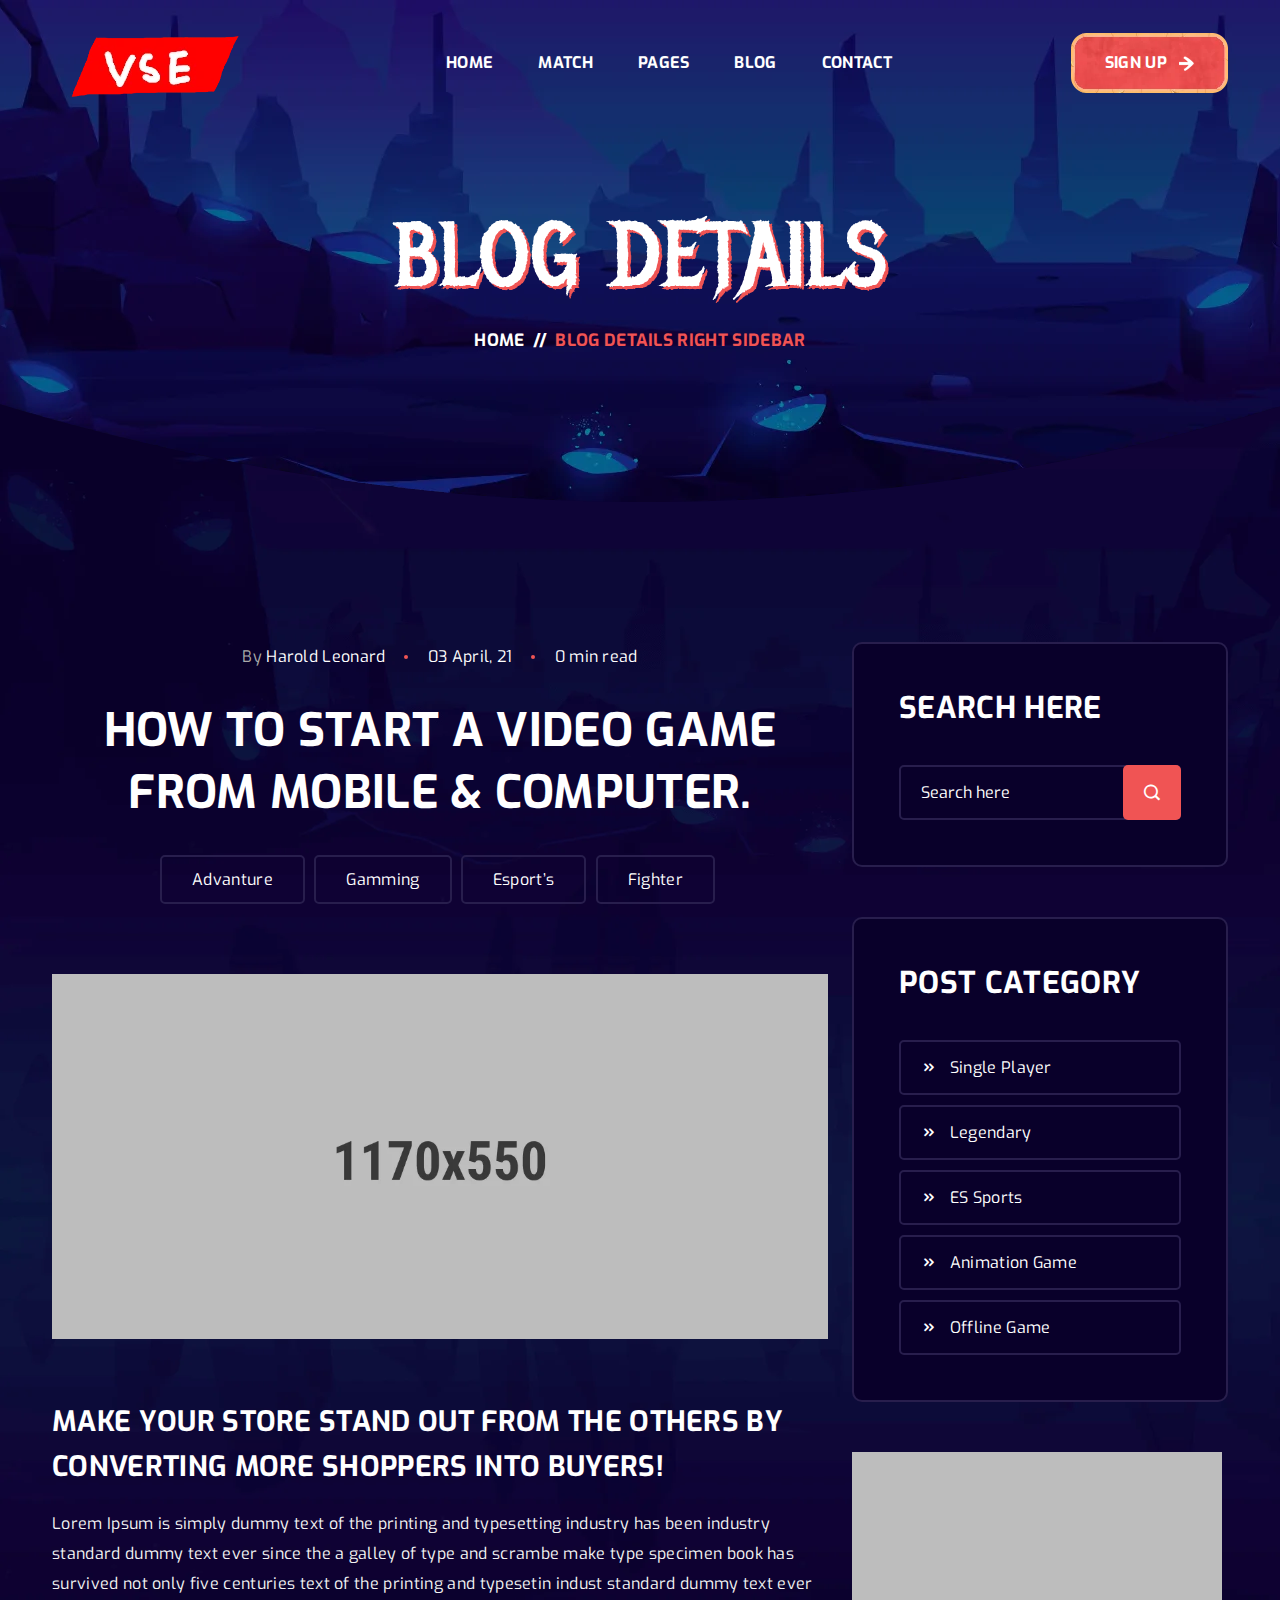
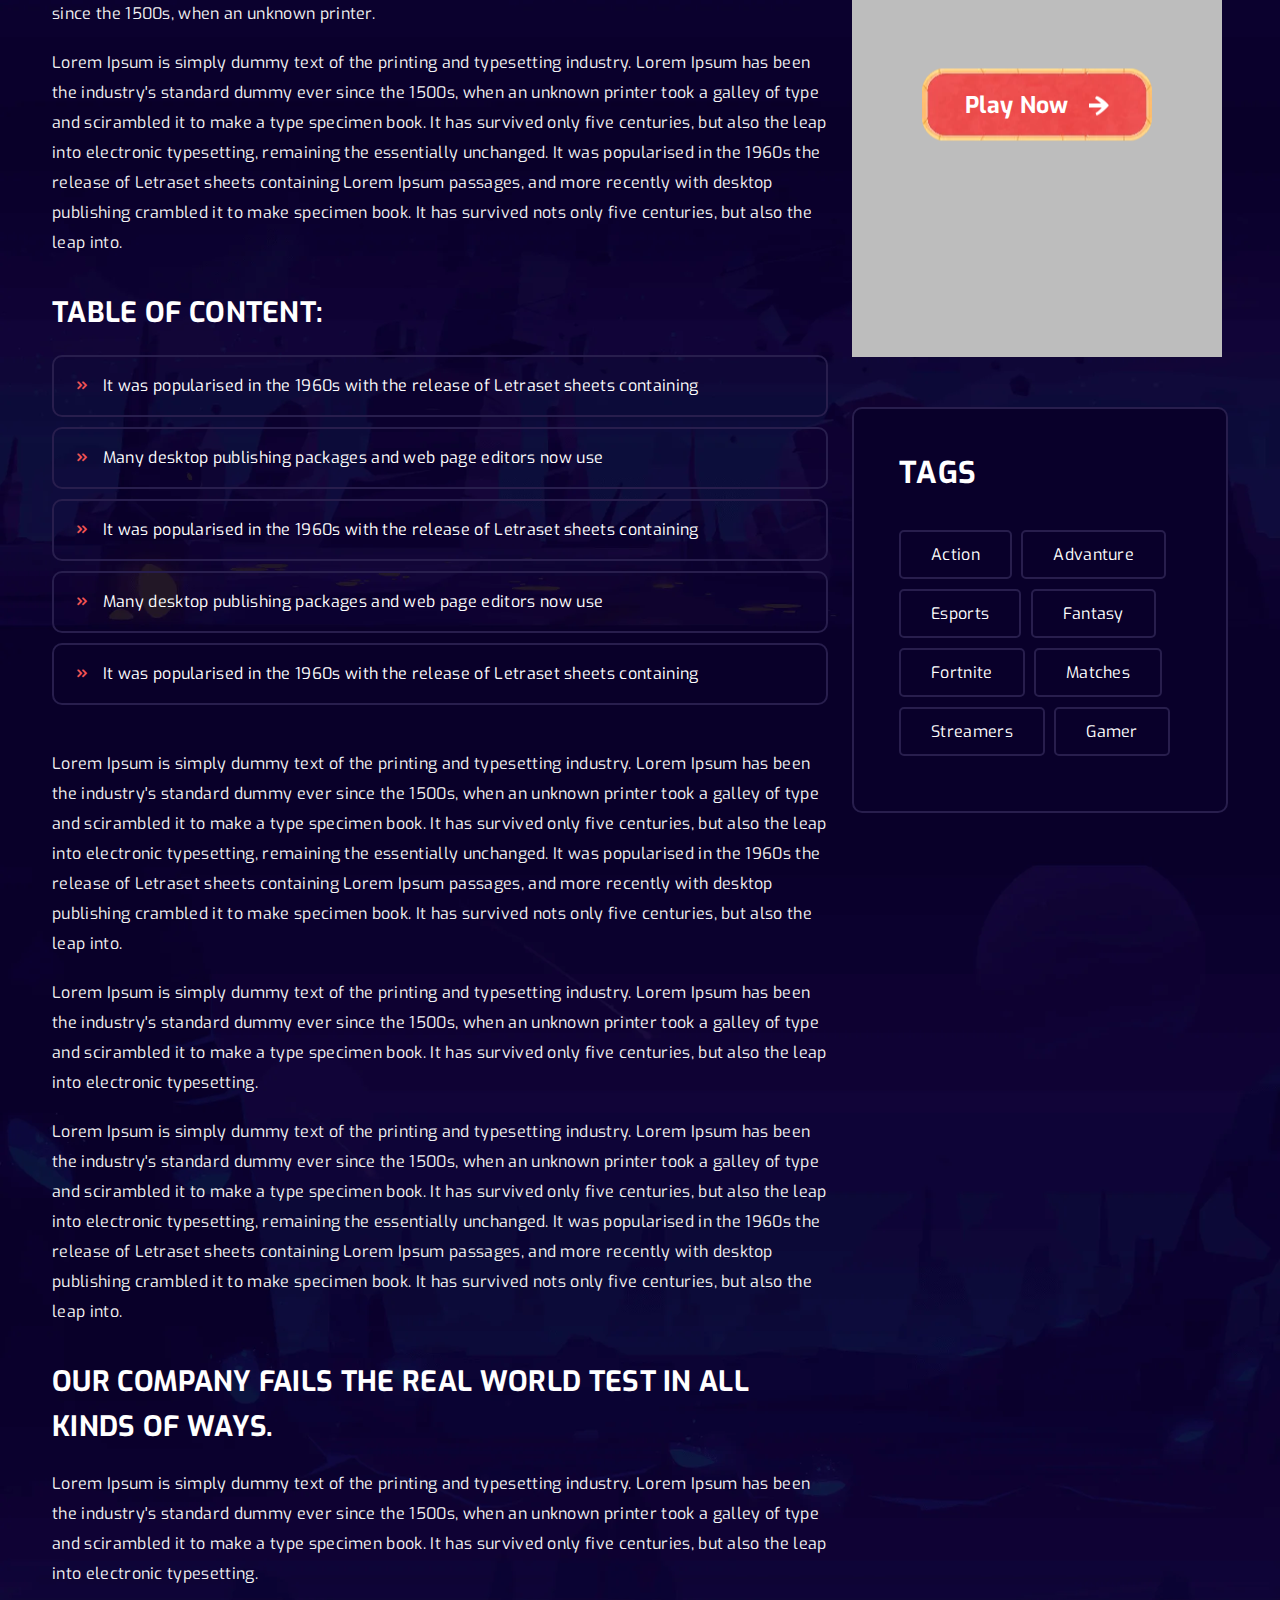
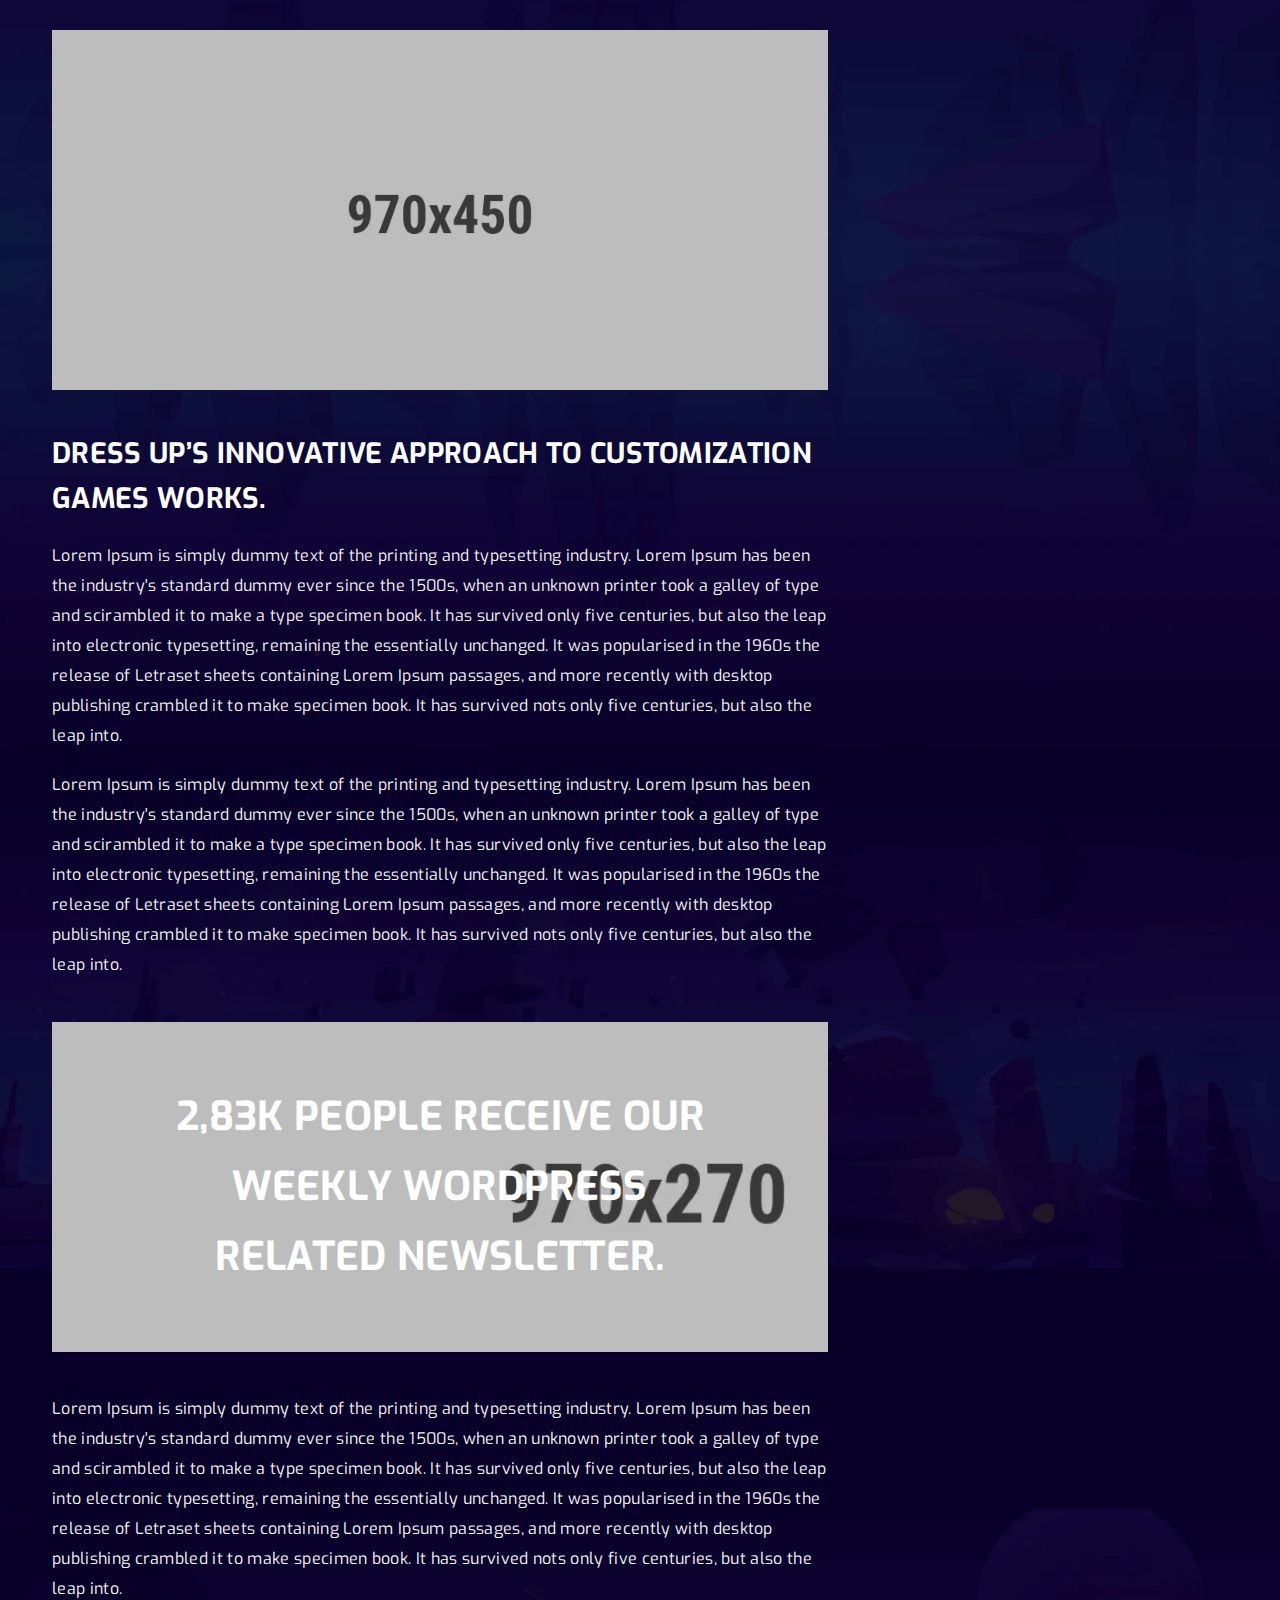
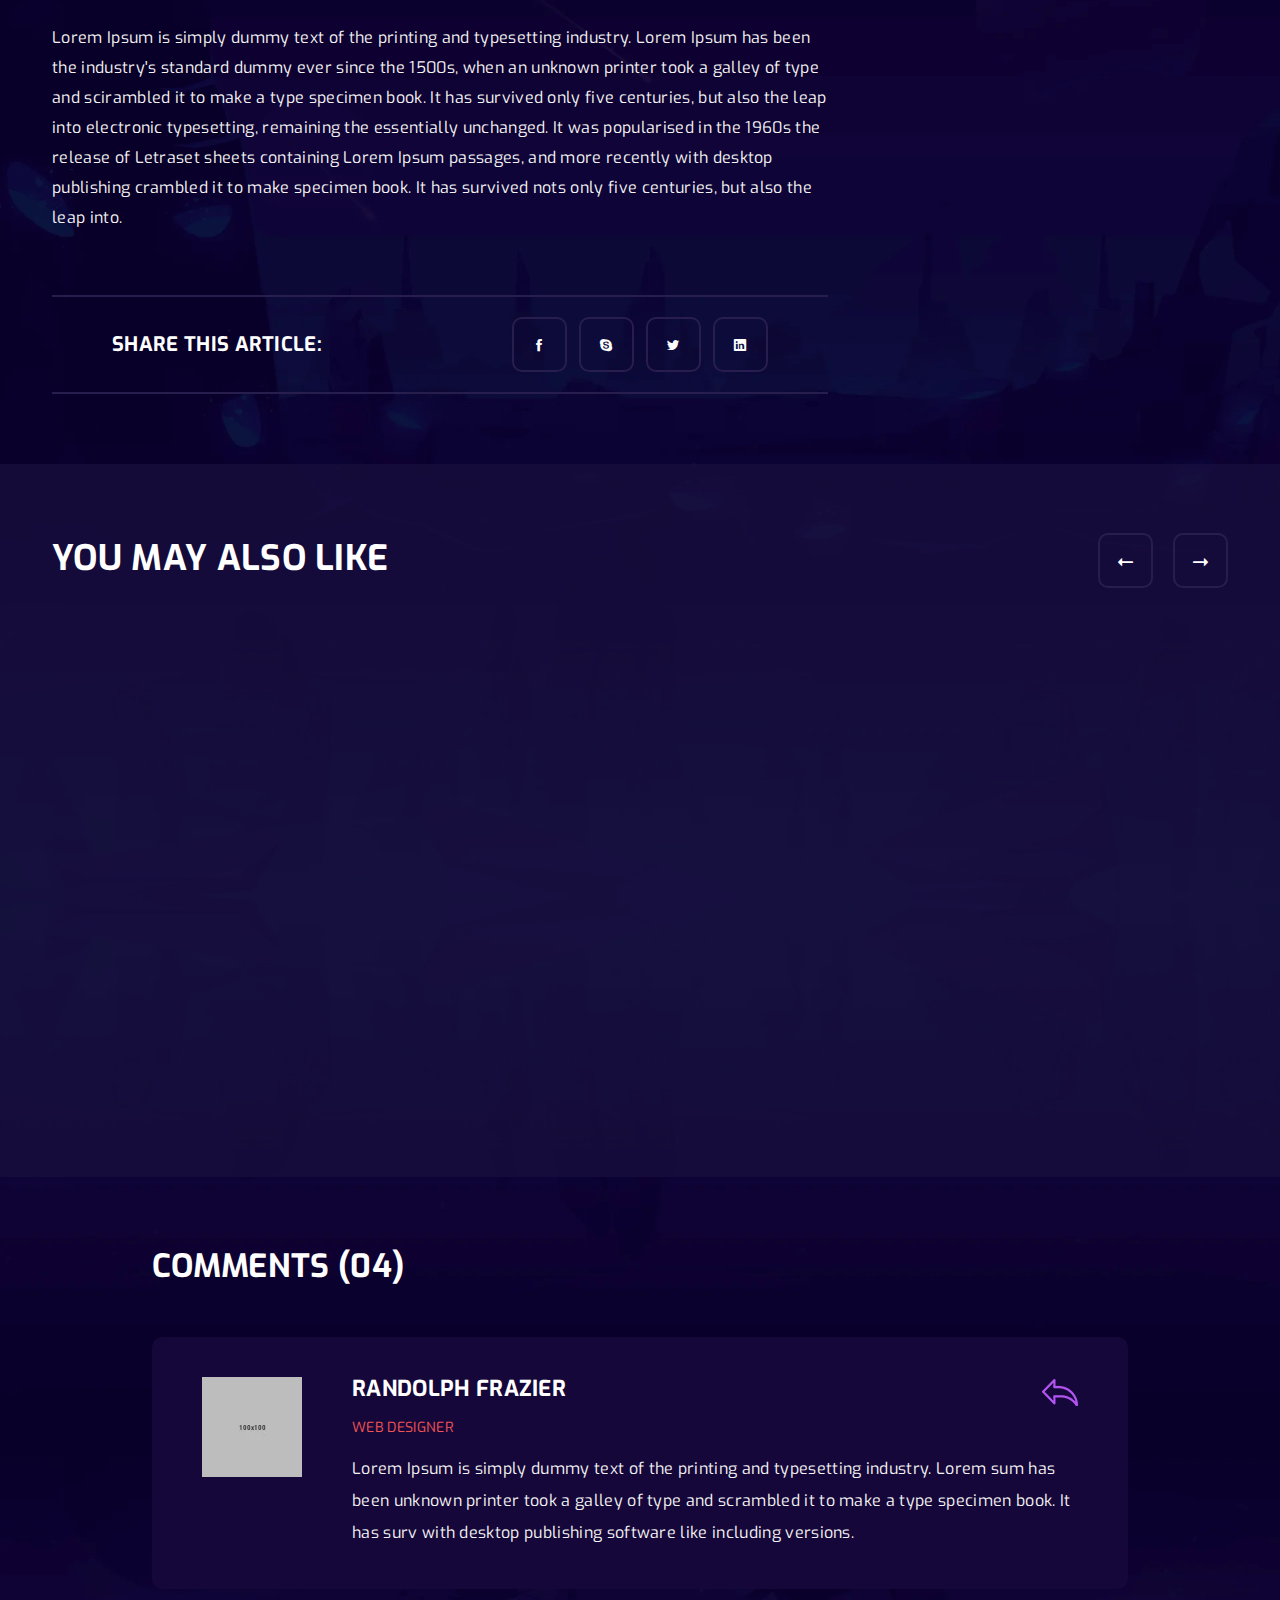
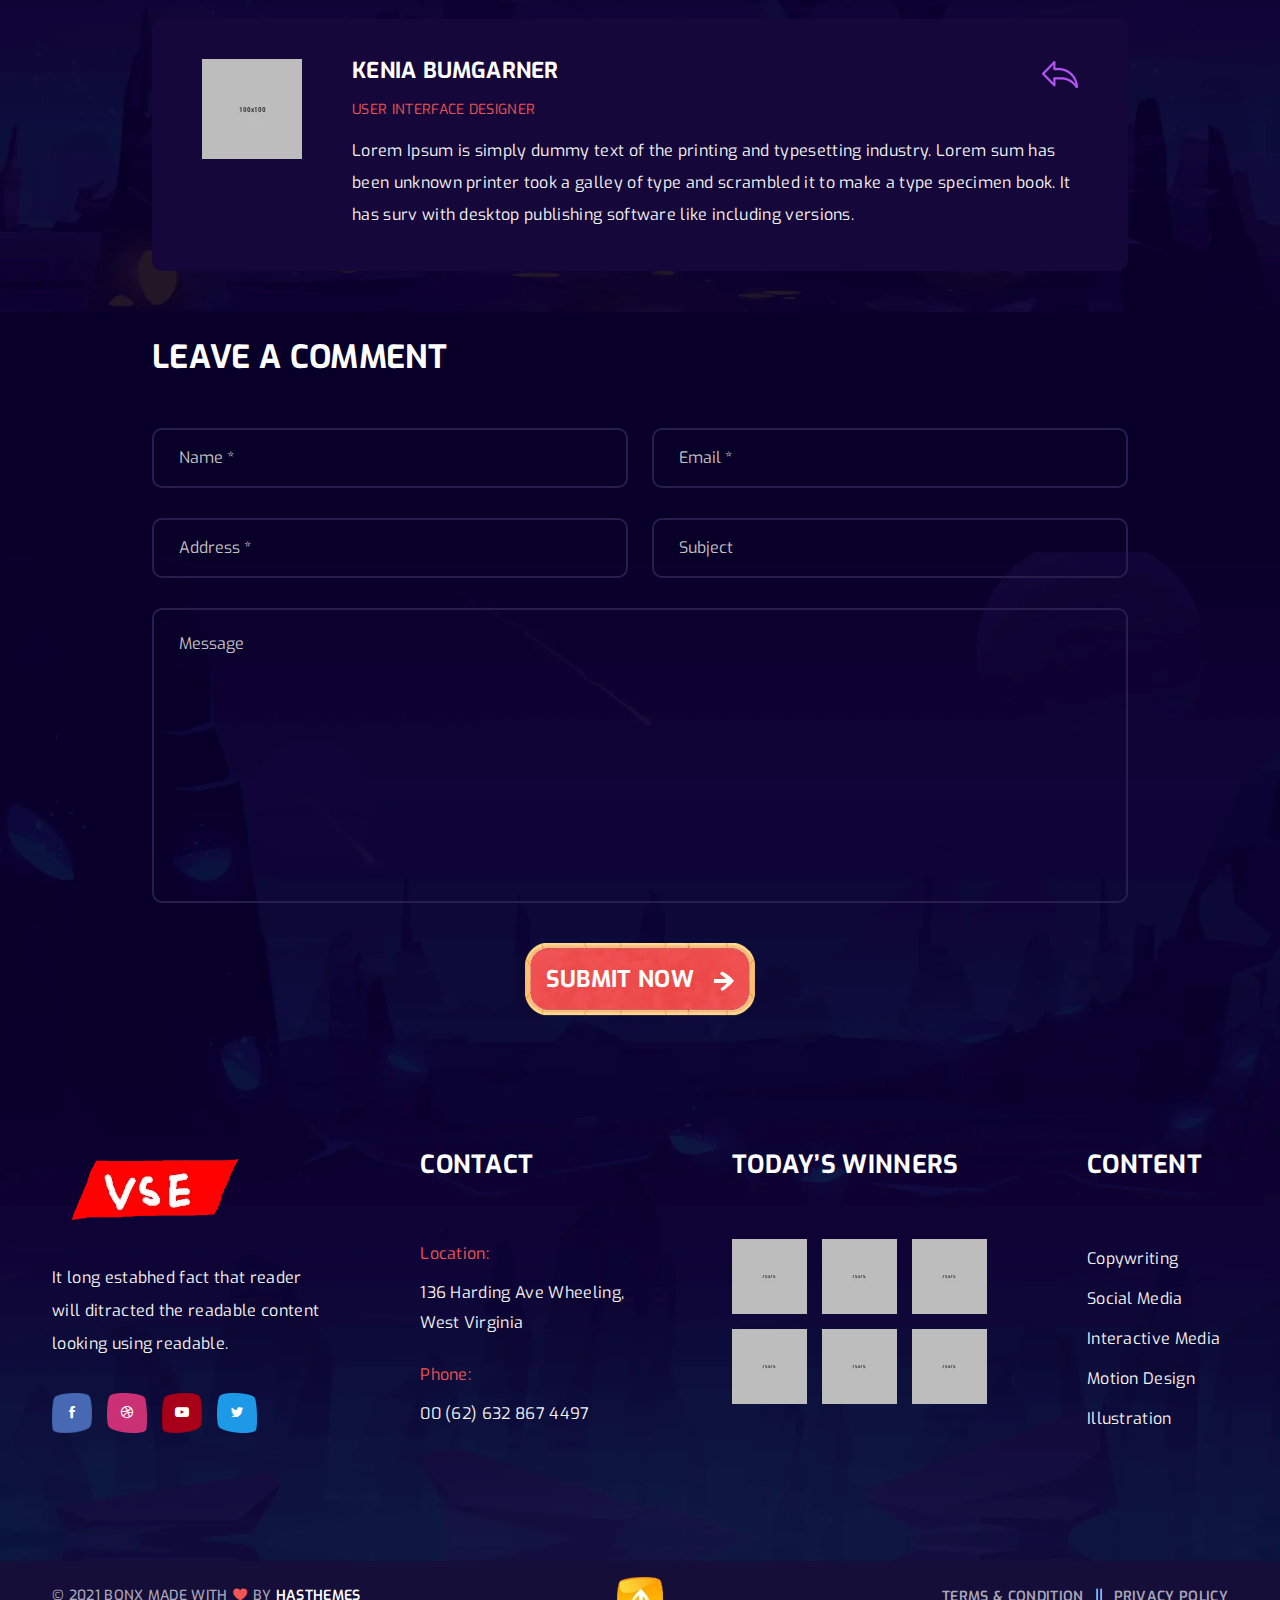
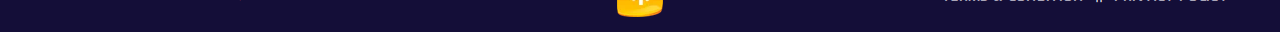
<file: blog-details-right-sidebar.html>
<!doctype html>
<html class="no-js" lang="en">

<head>
    <meta charset="utf-8">
    <meta http-equiv="x-ua-compatible" content="ie=edge">
    <title>Bonx - Gaming Website Template HTML Version</title>
    <meta name="description" content="Bonx is a terrific esports website template with a slick and modern look.  It’s a robust gaming HTML template for bloggers and online gamers who want to share their enthusiasm for games on the internet."/>
    <meta name="keywords" content="	bootstrap, clean, esports, game, game portal, Game website, gamer, games, gaming, magazine, match, modern, online game, sport, sports">
    <meta name="author" content="Code Carnival">
    <meta name="viewport" content="width=device-width, initial-scale=1">
    
    <!-- Add site Favicon -->
    <link rel="shortcut icon" href="assets/img/favicon.ico" type="image/png">

    <!-- CSS 
    ========================= -->
    <link rel="preconnect" href="https://fonts.googleapis.com">
    <link rel="preconnect" href="https://fonts.gstatic.com" crossorigin>
    <link href="https://fonts.googleapis.com/css2?family=Exo:ital,wght@0,100;0,200;0,300;0,400;0,500;0,600;0,700;0,800;0,900;1,100;1,200;1,300;1,400;1,500;1,600;1,700;1,800;1,900&family=Metal+Mania&display=swap" rel="stylesheet">

    <link rel="stylesheet" href="assets/css/vendor/bootstrap.min.css">
    <link rel="stylesheet" href="assets/css/slick.css">
    <link rel="stylesheet" href="assets/css/icofont.min.css">
    <link rel="stylesheet" href="assets/css/animate.css">
    <link rel="stylesheet" href="assets/css/nice-select.css">
    <link rel="stylesheet" href="assets/css/magnific-popup.css">
    <!-- Main Style CSS -->
    <link rel="stylesheet" href="assets/css/style.css">
</head>

<body class="body__bg" data-bgimg="assets/img/bg/body-bg2.webp">
   
  
    <!--header area start-->
    <header class="header_section header_transparent sticky-header">
        <div class="container">
            <div class="row">
                <div class="col-12">
                    <div class="main_header d-flex justify-content-between align-items-center">
                        <div class="header_logo">
                            <a class="sticky_none" href="index.html"><img aria-label="logo" width="215" height="79" src="assets/img/logo/logo.webp" alt=""></a>
                        </div>
                        <!--main menu start-->
                        <div class="main_menu d-none d-lg-block"> 
                            <nav>  
                                <ul class="d-flex">
                                    <li><a href="index.html">Home</a></li> 
                                    <li><a href="match.html">Match</a>
                                        <ul class="sub_menu">
                                            <li><a href="match.html">Match Page</a></li>
                                            <li><a href="match-details.html">Match Details</a></li>
                                        </ul>
                                    </li>
                                    <li><a href="#">Pages</a>
                                        <ul class="sub_menu">
                                            <li><a href="about.html">About Us</a></li>
                                            <li><a href="all-game.html">All Game</a></li>
                                            <li><a href="game-details.html">Game Details</a></li>
                                            <li><a href="faq.html">Faq Page</a></li>
                                            <li><a href="players.html">Players</a></li>
                                            <li><a href="player-details.html">Player Details</a></li>
                                            <li><a href="registration.html">Sign Up</a></li>
                                            <li><a href="login.html">Login</a></li>
                                            <li><a href="404.html">Error 404</a></li>
                                        </ul>
                                    </li>
                                    <li><a href="blog-left-sidebar.html">blog</a>
                                        <ul class="sub_menu">
                                            <li><a href="blog-left-sidebar.html">Blog Left Sidebar</a></li>
                                            <li><a href="blog-right-sidebar.html">Blog Right Sidebar</a></li>
                                            <li><a href="blog-without-sidebar.html">Blog Without Sidebar</a></li>
                                             <li><a href="blog-grid-left-sidebar.html">Blog Grid Left Sidebar</a></li>
                                            <li><a href="blog-grid-right-sidebar.html">Blog Grid Right Sidebar</a></li>
                                            <li><a href="blog-grid-without-sidebar.html">Blog Grid Without Sidebar</a></li>
                                            <li><a href="blog-details-left-sidebar.html">Blog Details Left Sidebar</a></li>
                                            <li><a href="blog-details-right-sidebar.html">Blog Details Right Sidebar</a></li>
                                            <li><a href="blog-details.html">Blog Details</a></li>
                                        </ul>
                                    </li>
                                    <li><a href="contact.html">Contact</a></li>
                                </ul>  
                            </nav>
                        </div>
                        <!--main menu end-->
                        <div class="header_right_sidebar d-flex align-items-center">
                            <div class="sing_up_btn">
                                <a class="btn btn-link" href="registration.html">SIGN UP <img width="15" height="15" src="assets/img/icon/arrrow-icon2.webp" alt=""> </a>
                            </div>
                            <div class="canvas_open">
                                <button type="button" data-bs-toggle="offcanvas" data-bs-target="#offcanvasMenu"><i class="icofont-navigation-menu"></i></button>
                            </div>
                        </div>
                    </div>
                </div>
            </div>
        </div>
    </header>
    <!--header area end-->

    <!--offcanvas menu area start-->
    <div class="offcanvas offcanvas-start" tabindex="-1" id="offcanvasMenu">
        <div class="offcanvas-header justify-content-end">
            <button type="button" class="btn-close text-reset" data-bs-dismiss="offcanvas" aria-label="Close"></button>
        </div>
        <div class="offcanvas-body">
            <ul class="offcanvas_main_menu">
                <li class="menu-item-has-children active">
                    <a href="index.html">Home</a>
                </li>
                <li class="menu-item-has-children"><a href="#">Match</a>
                    <ul class="sub-menu">
                        <li><a href="match.html">Match Page</a></li>
                        <li><a href="match-details.html">Match Details</a></li>
                    </ul>
                </li>
                <li class="menu-item-has-children"><a href="#">Pages</a>
                    <ul class="sub-menu">
                        <li><a href="about.html">About Us</a></li>
                        <li><a href="all-game.html">All Game</a></li>
                        <li><a href="game-details.html">Game Details</a></li>
                        <li><a href="faq.html">Faq Page</a></li>
                        <li><a href="players.html">Players</a></li>
                        <li><a href="player-details.html">Player Details</a></li>
                                            <li><a href="registration.html">Sign Up</a></li>
                                            <li><a href="login.html">Login</a></li>
                        <li><a href="404.html">Error 404</a></li>
                    </ul>
                </li>
                <li class="menu-item-has-children">
                    <a href="#">blog</a>
                    <ul class="sub-menu">
                        <li><a href="blog-left-sidebar.html">Blog Left Sidebar</a></li>
                        <li><a href="blog-right-sidebar.html">Blog Right Sidebar</a></li>
                        <li><a href="blog-without-sidebar.html">Blog Without Sidebar</a></li>
                            <li><a href="blog-grid-left-sidebar.html">Blog Grid Left Sidebar</a></li>
                            <li><a href="blog-grid-right-sidebar.html">Blog Grid Right Sidebar</a></li>
                        <li><a href="blog-grid-without-sidebar.html">Blog Grid Without Sidebar</a></li>
                        <li><a href="blog-details-left-sidebar.html">Blog Details Left Sidebar</a></li>
                        <li><a href="blog-details-right-sidebar.html">Blog Details Right Sidebar</a></li>
                        <li><a href="blog-details.html">Blog Details</a></li>
                    </ul>
                </li>
                <li class="menu-item-has-children"><a href="contact.html">Contact Us</a></li>
            </ul>
        </div>
    </div>
    <!--offcanvas menu area end-->

    <!-- breadcrumbs area start -->
    <div class="breadcrumbs_aree breadcrumbs_bg mb-140" data-bgimg="assets/img/bg/breadcrumbs-bg.webp">
        <div class="container">
            <div class="row">
                <div class="col-12">
                    <div class="breadcrumbs_text text-center">
                        <h1>BLOG DETAILS</h1>
                        <ul class="d-flex justify-content-center">
                            <li><a href="index.html">Home </a></li>
                            <li> <span>//</span></li>
                            <li>  Blog Details Right Sidebar</li>
                        </ul>
                    </div>
                </div>
            </div>
        </div>
    </div>
    <!-- breadcrumbs area end -->
    
    <!-- page wrapper start -->
    <div class="page_wrapper">

        <!--blog body area start-->
        <section class="blog_details_section mb-130">
            <div class="container">
                <div class="row flex-column-reverse flex-lg-row-reverse">
                    <div class="col-lg-4">
                        <div class="blog_sidebar blog_widget">
                            <div class="blog_widget_list mb-50">
                                <h3>Search Here</h3>
                                <div class="widget_search">
                                    <form action="#">
                                        <input placeholder="Search here" type="text">
                                        <button type="submit"><i class="icofont-search-1"></i></button>
                                    </form>
                                </div>
                            </div>
                            <div class="blog_widget_list mb-50">
                                <h3>POST CATEGORY</h3>
                                <div class="widget_category blog_widget_category">
                                    <ul>
                                        <li><a href="#"><i class="icofont-rounded-double-right"></i> Single Player </a></li>
                                        <li><a href="#"><i class="icofont-rounded-double-right"></i> Legendary </a></li>
                                        <li><a href="#"><i class="icofont-rounded-double-right"></i> ES Sports </a></li>
                                        <li><a href="#"><i class="icofont-rounded-double-right"></i> Animation Game </a></li>
                                        <li><a href="#"><i class="icofont-rounded-double-right"></i> Offline Game </a></li>
                                    </ul>
                                </div>
                            </div>
                            <div class="blog_widget_thumb mb-50">
                                <img width="370" height="505" src="assets/img/blog/blog-sidebar-thumb.webp" alt="">
                                <div class="widget_play_btn">
                                    <a class="btn btn-link" href="all-game.html">Play Now <img width="20" height="20" src="assets/img/icon/arrrow-icon.webp" alt=""> </a>
                                </div>
                            </div>
                            <div class="blog_widget_list tags">
                                <h3>Tags</h3>
                                <div class="widget_tags">
                                    <ul>
                                        <li><a href="#">Action</a></li>
                                        <li><a href="#">Advanture</a></li>
                                        <li><a href="#"> Esports</a></li>
                                        <li><a href="#">Fantasy</a></li>
                                        <li><a href="#">Fortnite</a></li>
                                        <li><a href="#">Matches</a></li>
                                        <li><a href="#">Streamers</a></li>
                                        <li><a href="#">Gamer</a></li>
                                    </ul>
                                </div>
                            </div>
                        </div>
                    </div>
                    <div class="col-lg-8">
                        <div class="blog_details_inner">
                            <div class="blog_details_header text-center">
                                <div class="blog__meta_date">
                                    <ul class="d-flex justify-content-center">
                                        <li><span>By</span> Harold Leonard   </li>
                                        <li> 03 April, 21  </li>
                                        <li>0 min read</li>
                                    </ul>
                                </div>
                                <div class="blog_details_title">
                                    <h2>How to Start a Video Game from
                                        mobile & computer.</h2>
                                </div>
                                <div class="widget_tags">
                                    <ul>
                                        <li><a href="#">Advanture</a></li>
                                        <li><a href="#">Gamming</a></li>
                                        <li><a href="#"> Esport’s</a></li>
                                        <li><a href="#">Fighter</a></li>
                                    </ul>
                                </div>
                            </div>
                            <div class="blog_sticky_thumb">
                                <img width="1170" height="550" src="assets/img/blog/blog-sticky.webp" alt="">
                            </div>
                            <div class="blog_details_content p-0">
                                <div class="blog_details_content_step">
                                    <h3 class="title_margin">Make your store stand out from the others by converting more
                                        shoppers into buyers!</h3>
                                    <div class="blog_details_desc">   
                                        <p>Lorem Ipsum is simply dummy text of the printing and typesetting industry has been industry standard dummy text ever since the
                                            a galley of type and scrambe make type specimen book has survived not only five centuries text of the printing and typesetin indust
                                            standard dummy text ever since the 1500s, when an unknown printer.</p> 
                                        <p>Lorem Ipsum is simply dummy text of the printing and typesetting industry. Lorem Ipsum has been the industry's standard dummy
                                            ever since the 1500s, when an unknown printer took a galley of type and scirambled it to make a type specimen book. It has survived
                                            only five centuries, but also the leap into electronic typesetting, remaining the essentially unchanged. It was popularised in the 1960s
                                            the release of Letraset sheets containing Lorem Ipsum passages, and more recently with desktop publishing crambled it to make
                                            specimen book. It has survived nots only five centuries, but also the leap into.</p>  
                                    </div> 
                                </div>
                                <div class="blog_details_content_step">
                                    <h3 class="title_margin">Table of Content:</h3>
                                    <div class="blog_details_table_content">
                                        <ul>
                                            <li><a href="#"><i class="icofont-rounded-double-right"></i> It was popularised in the 1960s with the release of Letraset sheets containing</a></li>
                                            <li><a href="#"><i class="icofont-rounded-double-right"></i> Many desktop publishing packages and web page editors now use</a></li>
                                            <li><a href="#"><i class="icofont-rounded-double-right"></i> It was popularised in the 1960s with the release of Letraset sheets containing</a></li>
                                            <li><a href="#"><i class="icofont-rounded-double-right"></i> Many desktop publishing packages and web page editors now use</a></li>
                                            <li><a href="#"><i class="icofont-rounded-double-right"></i> It was popularised in the 1960s with the release of Letraset sheets containing</a></li>
                                        </ul>
                                    </div>
                                    <div class="blog_details_desc">   
                                        <p>Lorem Ipsum is simply dummy text of the printing and typesetting industry. Lorem Ipsum has been the industry's standard dummy
                                            ever since the 1500s, when an unknown printer took a galley of type and scirambled it to make a type specimen book. It has survived
                                            only five centuries, but also the leap into electronic typesetting, remaining the essentially unchanged. It was popularised in the 1960s
                                            the release of Letraset sheets containing Lorem Ipsum passages, and more recently with desktop publishing crambled it to make
                                            specimen book. It has survived nots only five centuries, but also the leap into.</p> 
                                        <p>Lorem Ipsum is simply dummy text of the printing and typesetting industry. Lorem Ipsum has been the industry's standard dummy
                                            ever since the 1500s, when an unknown printer took a galley of type and scirambled it to make a type specimen book. It has survived
                                            only five centuries, but also the leap into electronic typesetting.</p> 
                                            <p>Lorem Ipsum is simply dummy text of the printing and typesetting industry. Lorem Ipsum has been the industry's standard dummy
                                                ever since the 1500s, when an unknown printer took a galley of type and scirambled it to make a type specimen book. It has survived
                                                only five centuries, but also the leap into electronic typesetting, remaining the essentially unchanged. It was popularised in the 1960s
                                                the release of Letraset sheets containing Lorem Ipsum passages, and more recently with desktop publishing crambled it to make
                                                specimen book. It has survived nots only five centuries, but also the leap into.</p> 
                                    </div>
                                </div>

                                <div class="blog_details_content_step">
                                    <h3 class="title_margin">Our company fails the real world test in all kinds of ways.</h3>
                                    <div class="blog_details_desc">   
                                        <p>Lorem Ipsum is simply dummy text of the printing and typesetting industry. Lorem Ipsum has been the industry's standard dummy
                                            ever since the 1500s, when an unknown printer took a galley of type and scirambled it to make a type specimen book. It has survived
                                            only five centuries, but also the leap into electronic typesetting.</p>  
                                    </div>
                                    <div class="blog_details_layer_thumb">
                                        <img width="970" height="450" src="assets/img/blog/blog_details_layer.webp" alt="">
                                    </div>
                                </div>

                                <div class="blog_details_content_step">
                                    <h3 class="title_margin">Dress Up’s Innovative Approach to Customization Games Works.</h3>
                                    <div class="blog_details_desc">   
                                        <p>Lorem Ipsum is simply dummy text of the printing and typesetting industry. Lorem Ipsum has been the industry's standard dummy
                                            ever since the 1500s, when an unknown printer took a galley of type and scirambled it to make a type specimen book. It has survived
                                            only five centuries, but also the leap into electronic typesetting, remaining the essentially unchanged. It was popularised in the 1960s
                                            the release of Letraset sheets containing Lorem Ipsum passages, and more recently with desktop publishing crambled it to make
                                            specimen book. It has survived nots only five centuries, but also the leap into.</p> 
                                        <p>Lorem Ipsum is simply dummy text of the printing and typesetting industry. Lorem Ipsum has been the industry's standard dummy
                                            ever since the 1500s, when an unknown printer took a galley of type and scirambled it to make a type specimen book. It has survived
                                            only five centuries, but also the leap into electronic typesetting, remaining the essentially unchanged. It was popularised in the 1960s
                                            the release of Letraset sheets containing Lorem Ipsum passages, and more recently with desktop publishing crambled it to make
                                            specimen book. It has survived nots only five centuries, but also the leap into.</p>     
                                    </div>
                                    <div class="blog_related_text" data-bgimg="assets/img/blog/blog-related-bg.webp">
                                        <h3>2,83k People Receive Our Weekly
                                            WordPress Related Newsletter.</h3>
                                    </div>
                                    <div class="blog_details_desc">   
                                        <p>Lorem Ipsum is simply dummy text of the printing and typesetting industry. Lorem Ipsum has been the industry's standard dummy
                                            ever since the 1500s, when an unknown printer took a galley of type and scirambled it to make a type specimen book. It has survived
                                            only five centuries, but also the leap into electronic typesetting, remaining the essentially unchanged. It was popularised in the 1960s
                                            the release of Letraset sheets containing Lorem Ipsum passages, and more recently with desktop publishing crambled it to make
                                            specimen book. It has survived nots only five centuries, but also the leap into.</p> 
                                        <p>Lorem Ipsum is simply dummy text of the printing and typesetting industry. Lorem Ipsum has been the industry's standard dummy
                                            ever since the 1500s, when an unknown printer took a galley of type and scirambled it to make a type specimen book. It has survived
                                            only five centuries, but also the leap into electronic typesetting, remaining the essentially unchanged. It was popularised in the 1960s
                                            the release of Letraset sheets containing Lorem Ipsum passages, and more recently with desktop publishing crambled it to make
                                            specimen book. It has survived nots only five centuries, but also the leap into.</p>     
                                    </div>
                                </div>
                                <div class="post__social d-flex justify-content-between align-items-center">
                                    <h3>Share this article:</h3>
                                    <ul class="d-flex">
                                        <li><a href="https://www.facebook.com"><i class="icofont-facebook"></i></a></li>
                                        <li><a href="https://www.skype.com"><i class="icofont-skype"></i></a></li>
                                        <li><a href="https://twitter.com"><i class="icofont-twitter"></i></a></li>
                                        <li><a href="https://www.linkedin.com"><i class="icofont-linkedin"></i></a></li>
                                    </ul>
                                </div>
                            </div>
                        </div>
                    </div>
                </div>
            </div>
            <div class="blog_like_area" data-bgimg="assets/img/blog/blog-like-bg.webp">
                <div class="container">
                    <div class="blog_like_title">
                        <h2>You may also like</h2>
                    </div>
                    <div class="blog_like_inner slick__activation2" data-slick='{
                        "slidesToShow": 2,
                        "slidesToScroll": 1,
                        "arrows": true,
                        "dots": false,
                        "autoplay": false,
                        "speed": 300,
                        "infinite": true ,  
                        "responsive":[  
                        {"breakpoint":992, "settings": { "slidesToShow": 1 } },  
                        {"breakpoint":576, "settings": { "slidesToShow": 1 } }  
                        ]                                                     
                    }'>
                        <div class="blog_like_list">
                            <div class="single_blog d-flex align-items-center wow fadeInUp" data-wow-delay="0.1s" data-wow-duration="1.1s">
                                <div class="blog_thumb">
                                    <a href="blog-details.html"><img width="200" height="200" src="assets/img/blog/blog1.webp" alt=""></a>
                                </div>
                                <div class="blog_content">
                                    <div class="blog_date">
                                        <span><i class="icofont-calendar"></i>  20 January 2021</span>
                                    </div>
                                    <h3><a href="blog-details.html">if you have seen Apple's
                                        recent jabs.</a></h3>
                                    <a href="blog-details.html">READ MORE</a>
                                </div>
                            </div>
                            <div class="single_blog d-flex align-items-center wow fadeInUp" data-wow-delay="0.1s" data-wow-duration="1.1s">
                                <div class="blog_thumb">
                                    <a href="blog-details.html"><img width="200" height="200" src="assets/img/blog/blog3.webp" alt=""></a>
                                </div>
                                <div class="blog_content">
                                    <div class="blog_date">
                                        <span><i class="icofont-calendar"></i>  20 January 2021</span>
                                    </div>
                                    <h3><a href="blog-details.html"> Perferendis hic sint are rem, incidunt vitae.</a></h3>
                                    <a href="blog-details.html">READ MORE</a>
                                </div>
                            </div>
                        </div>
                        <div class="blog_like_list">
                            <div class="single_blog d-flex align-items-center wow fadeInUp" data-wow-delay="0.1s" data-wow-duration="1.1s">
                                <div class="blog_thumb">
                                    <a href="blog-details.html"><img width="200" height="200" src="assets/img/blog/blog2.webp" alt=""></a>
                                </div>
                                <div class="blog_content">
                                    <div class="blog_date">
                                        <span><i class="icofont-calendar"></i>  20 January 2021</span>
                                    </div>
                                    <h3><a href="blog-details.html">Lorem ipsum dolor sit amet, adipisicing elit.</a></h3>
                                    <a href="blog-details.html">READ MORE</a>
                                </div>
                            </div>
                            <div class="single_blog d-flex align-items-center wow fadeInUp" data-wow-delay="0.1s" data-wow-duration="1.1s">
                                <div class="blog_thumb">
                                    <a href="blog-details.html"><img width="200" height="200" src="assets/img/blog/blog4.webp" alt=""></a>
                                </div>
                                <div class="blog_content">
                                    <div class="blog_date">
                                        <span><i class="icofont-calendar"></i>  20 January 2021</span>
                                    </div>
                                    <h3><a href="blog-details.html">if you have seen Apple's
                                        recent jabs.</a></h3>
                                    <a href="blog-details.html">READ MORE</a>
                                </div>
                            </div>
                        </div>
                        <div class="blog_like_list">
                            <div class="single_blog d-flex align-items-center wow fadeInUp" data-wow-delay="0.1s" data-wow-duration="1.1s">
                                <div class="blog_thumb">
                                    <a href="blog-details.html"><img width="200" height="200" src="assets/img/blog/blog2.webp" alt=""></a>
                                </div>
                                <div class="blog_content">
                                    <div class="blog_date">
                                        <span><i class="icofont-calendar"></i>  20 January 2021</span>
                                    </div>
                                    <h3><a href="blog-details.html">Lorem ipsum dolor sit amet, adipisicing elit.</a></h3>
                                    <a href="blog-details.html">READ MORE</a>
                                </div>
                            </div>
                            <div class="single_blog d-flex align-items-center wow fadeInUp" data-wow-delay="0.1s" data-wow-duration="1.1s">
                                <div class="blog_thumb">
                                    <a href="blog-details.html"><img width="200" height="200" src="assets/img/blog/blog4.webp" alt=""></a>
                                </div>
                                <div class="blog_content">
                                    <div class="blog_date">
                                        <span><i class="icofont-calendar"></i>  20 January 2021</span>
                                    </div>
                                    <h3><a href="blog-details.html">if you have seen Apple's
                                        recent jabs.</a></h3>
                                    <a href="blog-details.html">READ MORE</a>
                                </div>
                            </div>
                        </div>
                    </div>
                </div>
            </div>
            <div class="container">
                <div class="row">
                    <div class="col-12">
                        <div class="blog_comment_wrapper">
                            <div class="comments_box">
                                <div class="comments_title">
                                    <h2>COMMENTS (04)</h2>
                                </div>
                                <div class="comment_list d-flex">
                                    <div class="comment_thumb">
                                        <img width="100" height="100" src="assets/img/blog/post-comment1.webp" alt="">
                                    </div>
                                    <div class="comment_content">
                                        <a href="#"> <img width="36" height="27" src="assets/img/icon/reply.webp" alt=""> </a>
                                        <h3>Randolph Frazier</h3>
                                        <span> Web Designer</span>
                                        <p>Lorem Ipsum is simply dummy text of the printing and typesetting industry. Lorem sum has been 
                                            unknown printer took a galley of type and scrambled it to make a type specimen book. It has surv
                                            with desktop publishing software like including versions.</p>
                                    </div>
                                </div>
                                <div class="comment_list d-flex">
                                    <div class="comment_thumb">
                                        <img width="100" height="100" src="assets/img/blog/post-comment2.webp" alt="">
                                    </div>
                                    <div class="comment_content">
                                        <a href="#"> <img width="36" height="27" src="assets/img/icon/reply.webp" alt=""> </a>
                                        <h3>Kenia Bumgarner</h3>
                                        <span> user Interface designer</span>
                                        <p>Lorem Ipsum is simply dummy text of the printing and typesetting industry. Lorem sum has been 
                                            unknown printer took a galley of type and scrambled it to make a type specimen book. It has surv
                                            with desktop publishing software like including versions.</p>
                                    </div>
                                </div>
                            </div>
                            <div class="comments_form">
                                <div class="comments_title">
                                    <h2>Leave A Comment</h2>
                                </div>
                                <div class="comments_form_inner">
                                    <form action="#">
                                        <div class="row">
                                            <div class="col-lg-6 col-md-6">
                                                <div class="comments_form_input">
                                                    <input placeholder="Name *" type="text">
                                                </div>
                                            </div> 
                                            <div class="col-lg-6 col-md-6">
                                                <div class="comments_form_input">
                                                    <input placeholder="Email *" type="text">
                                                </div>
                                            </div>
                                            <div class="col-lg-6 col-md-6">
                                                <div class="comments_form_input">
                                                    <input placeholder="Address *" type="text">
                                                </div>
                                            </div>
                                            <div class="col-lg-6 col-md-6">
                                                <div class="comments_form_input">
                                                    <input placeholder="Subject" type="text">
                                                </div>
                                            </div>
                                            <div class="col-12">
                                                <div class="comments_form_input">
                                                    <textarea placeholder="Message"></textarea>
                                                </div>
                                            </div> 
                                        </div>
                                        <div class="comments_submit_btn text-center">
                                            <a class="btn btn-link" href="#">SUBMIT NOW <img width="20" height="20" src="assets/img/icon/arrrow-icon.webp" alt=""> </a>
                                        </div>
                                    </form> 
                                </div>  
                            </div>   
                        </div> 
                    </div>
                </div>
            </div>
        </section>
        <!--blog section area end-->

    </div>
    <!-- page wrapper end -->

    <!--footer area start-->
    <footer class="footer_widgets">
        <div class="main_footer">
            <div class="container">
                <div class="row">
                    <div class="col-12">
                        <div class="main_footer_inner d-flex">
                            <div class="footer_widget_list">
                                <div class="footer_logo">
                                    <a href="#"><img aria-label="logo" width="215" height="79" src="assets/img/logo/logo.webp" alt=""></a>
                                </div>
                                <div class="footer_contact_desc">
                                    <p>It long estabhed fact that reader
                                        will ditracted the readable content
                                        looking using readable.</p>
                                </div>
                                <div class="footer_social">
                                    <ul class="d-flex">
                                        <li><a aria-label="facebook" class="facebook" href="https://www.facebook.com"><i class="icofont-facebook"></i></a></li>
                                        <li><a aria-label="dribble" class="dribbble" href="https://dribbble.com"><i class="icofont-dribbble"></i></a></li>
                                        <li><a aria-label="youtube" class="youtube" href="https://www.youtube.com"><i class="icofont-youtube-play"></i></a></li>
                                        <li><a aria-label="twitter" class="twitter" href="https://twitter.com"><i class="icofont-twitter"></i></a></li>
                                    </ul>
                                </div>
                            </div>
                            <div class="footer_widget_list contact">
                                <h3>Contact</h3>
                                <div class="footer_contact_info">
                                    <div class="footer_contact_info_list">
                                        <span>Location:</span>
                                        <p>136 Harding Ave
                                            Wheeling, West Virginia</p>
                                    </div>
                                    <div class="footer_contact_info_list">
                                        <span>Phone:</span>
                                        <p><a href="#">00 (62) 632 867 4497</a></p>
                                    </div>
                                </div>
                            </div>
                            <div class="footer_widget_list">
                                <h3>today’s winners</h3>
                                <div class="footer_winners_gallery">
                                    <div class="footer_winners_list d-flex">
                                        <div class="footer_winners_thumb">
                                            <a href="game-details.html"><img aria-label="game-team" width="75" height="75" src="assets/img/others/winners1.webp" alt=""></a>
                                        </div>
                                        <div class="footer_winners_thumb">
                                            <a href="game-details.html"><img aria-label="game-team" width="75" height="75" src="assets/img/others/winners2.webp" alt=""></a>
                                        </div>
                                        <div class="footer_winners_thumb">
                                            <a href="game-details.html"><img aria-label="game-team" width="75" height="75" src="assets/img/others/winners3.webp" alt=""></a>
                                        </div>
                                    </div>
                                    <div class="footer_winners_list d-flex">
                                        <div class="footer_winners_thumb">
                                            <a href="game-details.html"><img aria-label="game-team" width="75" height="75" src="assets/img/others/winners4.webp" alt=""></a>
                                        </div>
                                        <div class="footer_winners_thumb">
                                            <a href="game-details.html"><img aria-label="game-team" width="75" height="75" src="assets/img/others/winners5.webp" alt=""></a>
                                        </div>
                                        <div class="footer_winners_thumb">
                                            <a href="game-details.html"><img aria-label="game-team" width="75" height="75" src="assets/img/others/winners6.webp" alt=""></a>
                                        </div>
                                    </div>
                                </div>
                            </div>
                            <div class="footer_widget_list footer_list_menu">
                                <h3>Content</h3>
                                <div class="footer_menu">
                                    <ul>
                                        <li><a href="about.html"> Copywriting</a></li>
                                        <li><a href="about.html">Social Media</a></li>
                                        <li><a href="about.html">Interactive Media</a></li>
                                        <li><a href="about.html">Motion Design</a></li>
                                        <li><a href="about.html">Illustration</a></li>
                                    </ul>
                                </div>
                            </div>
                        </div>
                    </div> 
                </div>
            </div>
        </div>
        <div class="footer_bottom">
            <div class="container">
                <div class="row">
                    <div class="col-12">
                        <div class="footer_bottom_inner d-flex justify-content-between">
                            <div class="copyright_right">
                                <p> © 2021  BONX  Made with  <i class="icofont-heart"></i>  by <a href="https://hasthemes.com">HasThemes</a></p>
                            </div>
                            <div class="footer_bottom_link_menu">
                                <ul class="d-flex">
                                    <li><a href="about.html">Terms & Condition  </a></li>
                                    <li><a href="about.html">Privacy Policy  </a></li>
                                </ul>
                            </div>

                            <div class="scroll__top_icon">
                                <a id="scroll-top" href="#"><img aria-label="scroll-top" width="46" height="40" src="assets/img/icon/scroll-top.webp" alt=""></a>
                            </div>
                        </div>
                    </div>
                </div>
            </div>
        </div>
    </footer>
    <!--footer area end-->

   
<!-- JS
============================================ -->
<!--modernizr min js here-->
<script src="assets/js/vendor/modernizr-3.7.1.min.js"></script>

<!-- Vendor JS -->
<script src="assets/js/vendor/jquery-3.6.0.min.js"></script>
<script src="assets/js/vendor/jquery-migrate-3.3.2.min.js"></script>
<script src="assets/js/vendor/popper.js"></script>
<script src="assets/js/vendor/bootstrap.min.js"></script>
<script src="assets/js/slick.min.js"></script>
<script src="assets/js/wow.min.js"></script>
<script src="assets/js/jquery.nice-select.js"></script>
<script src="assets/js/jquery.magnific-popup.min.js"></script>
<script src="assets/js/jquery.counterup.min.js"></script>
<script src="assets/js/jquery-waypoints.js"></script>

<!-- Main JS -->
<script src="assets/js/main.js"></script>



</body>

</html>
</file>
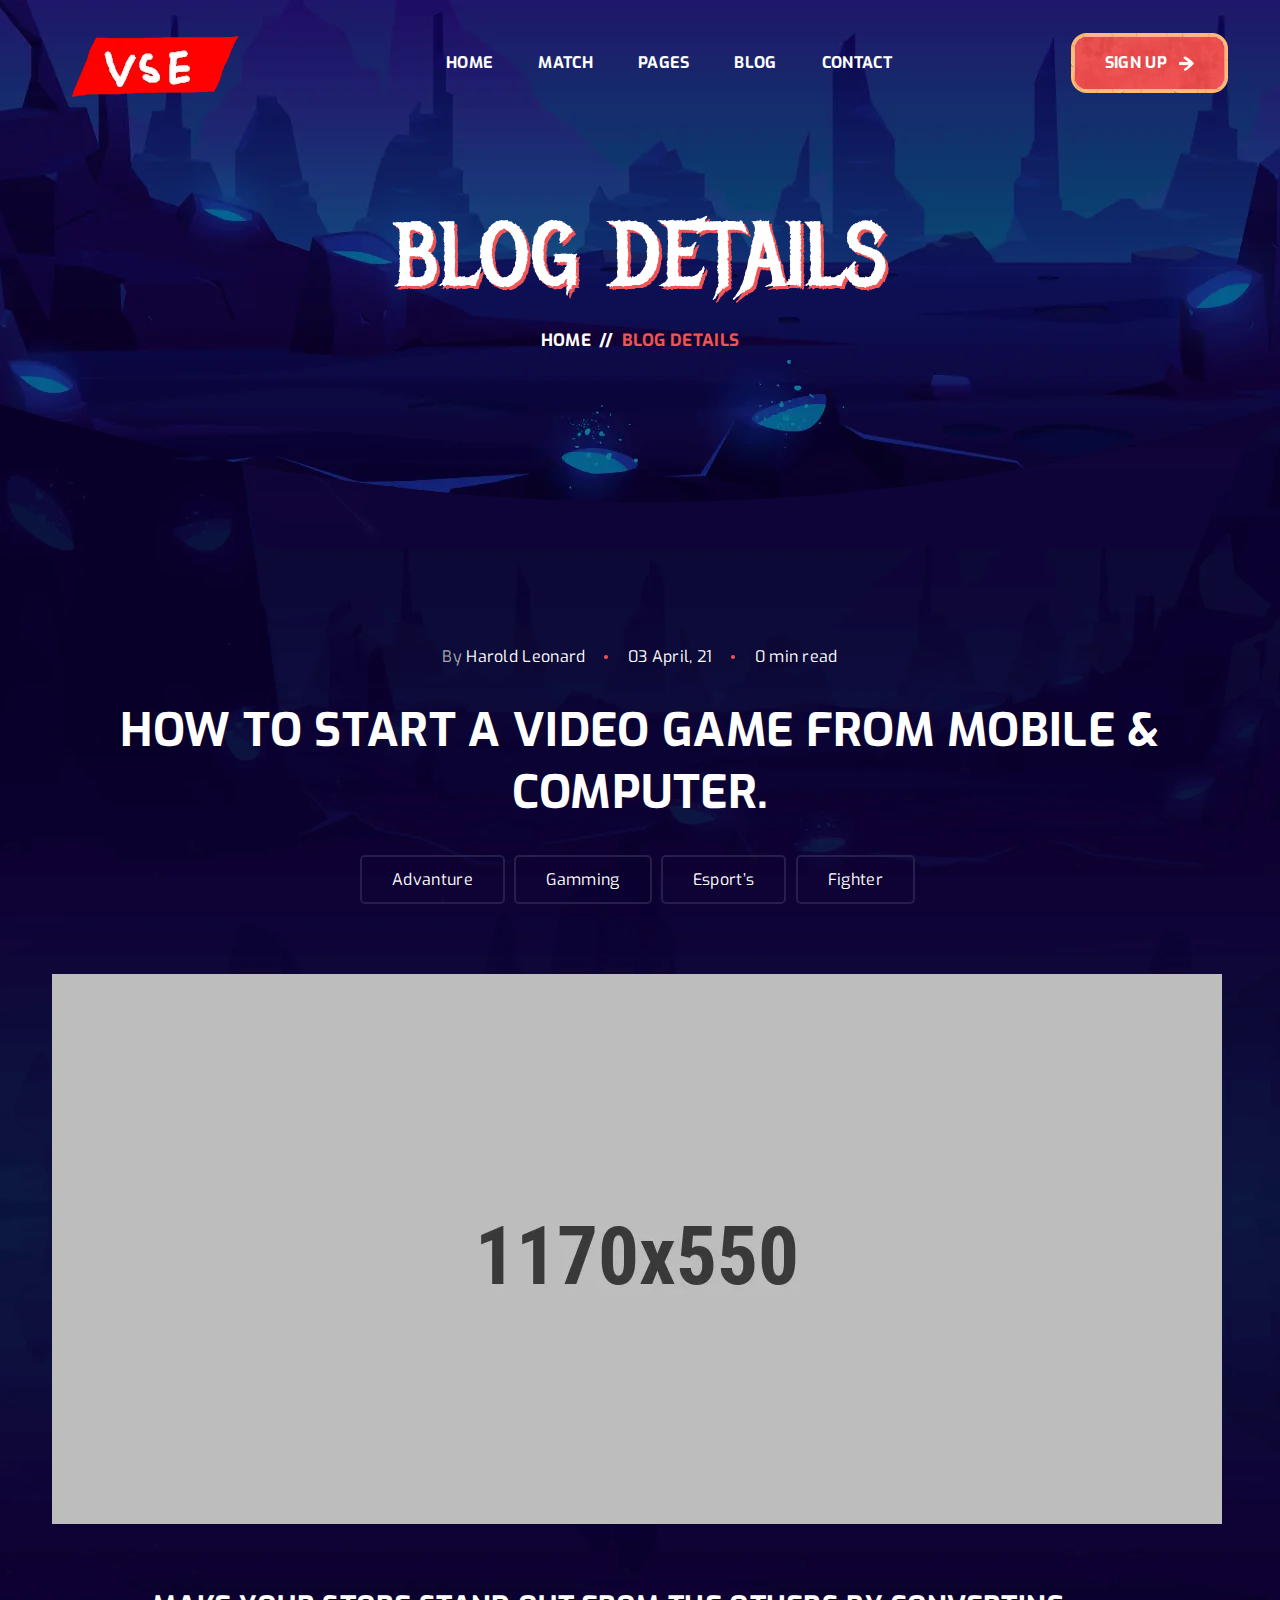
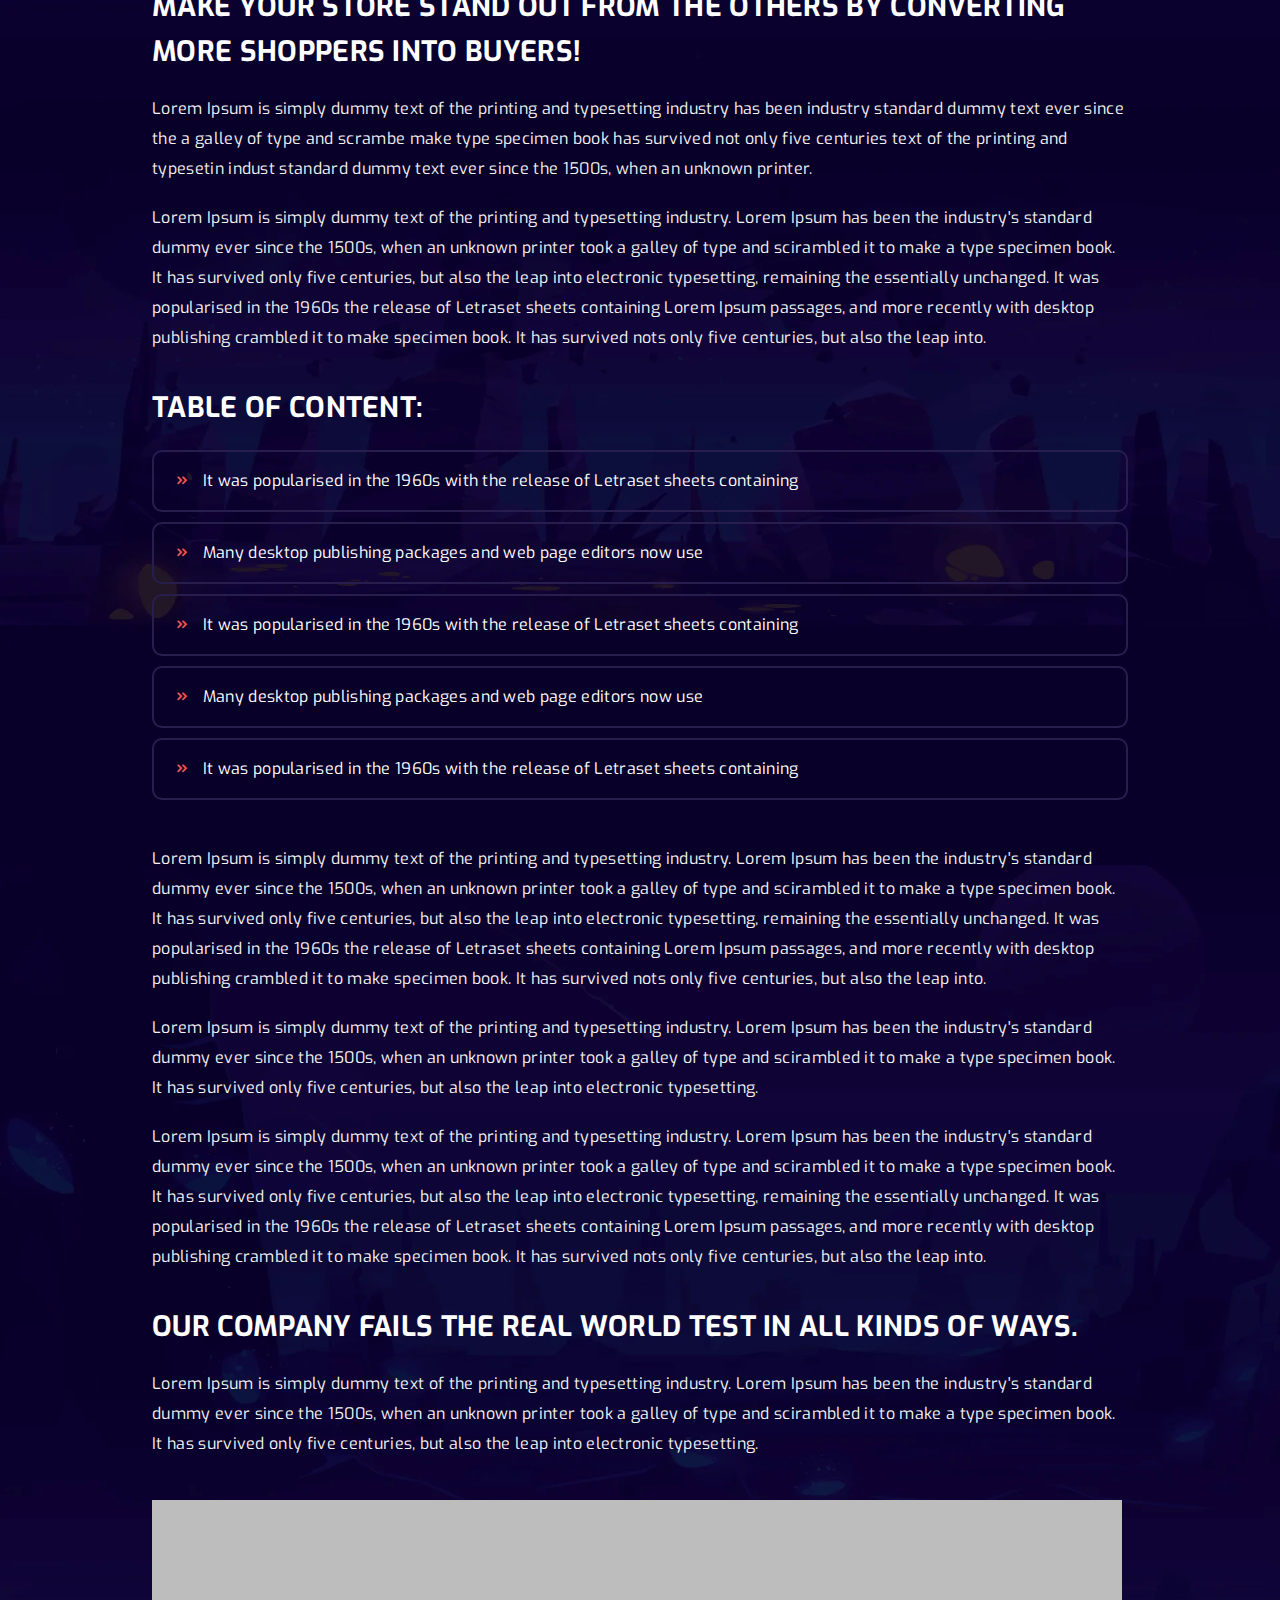
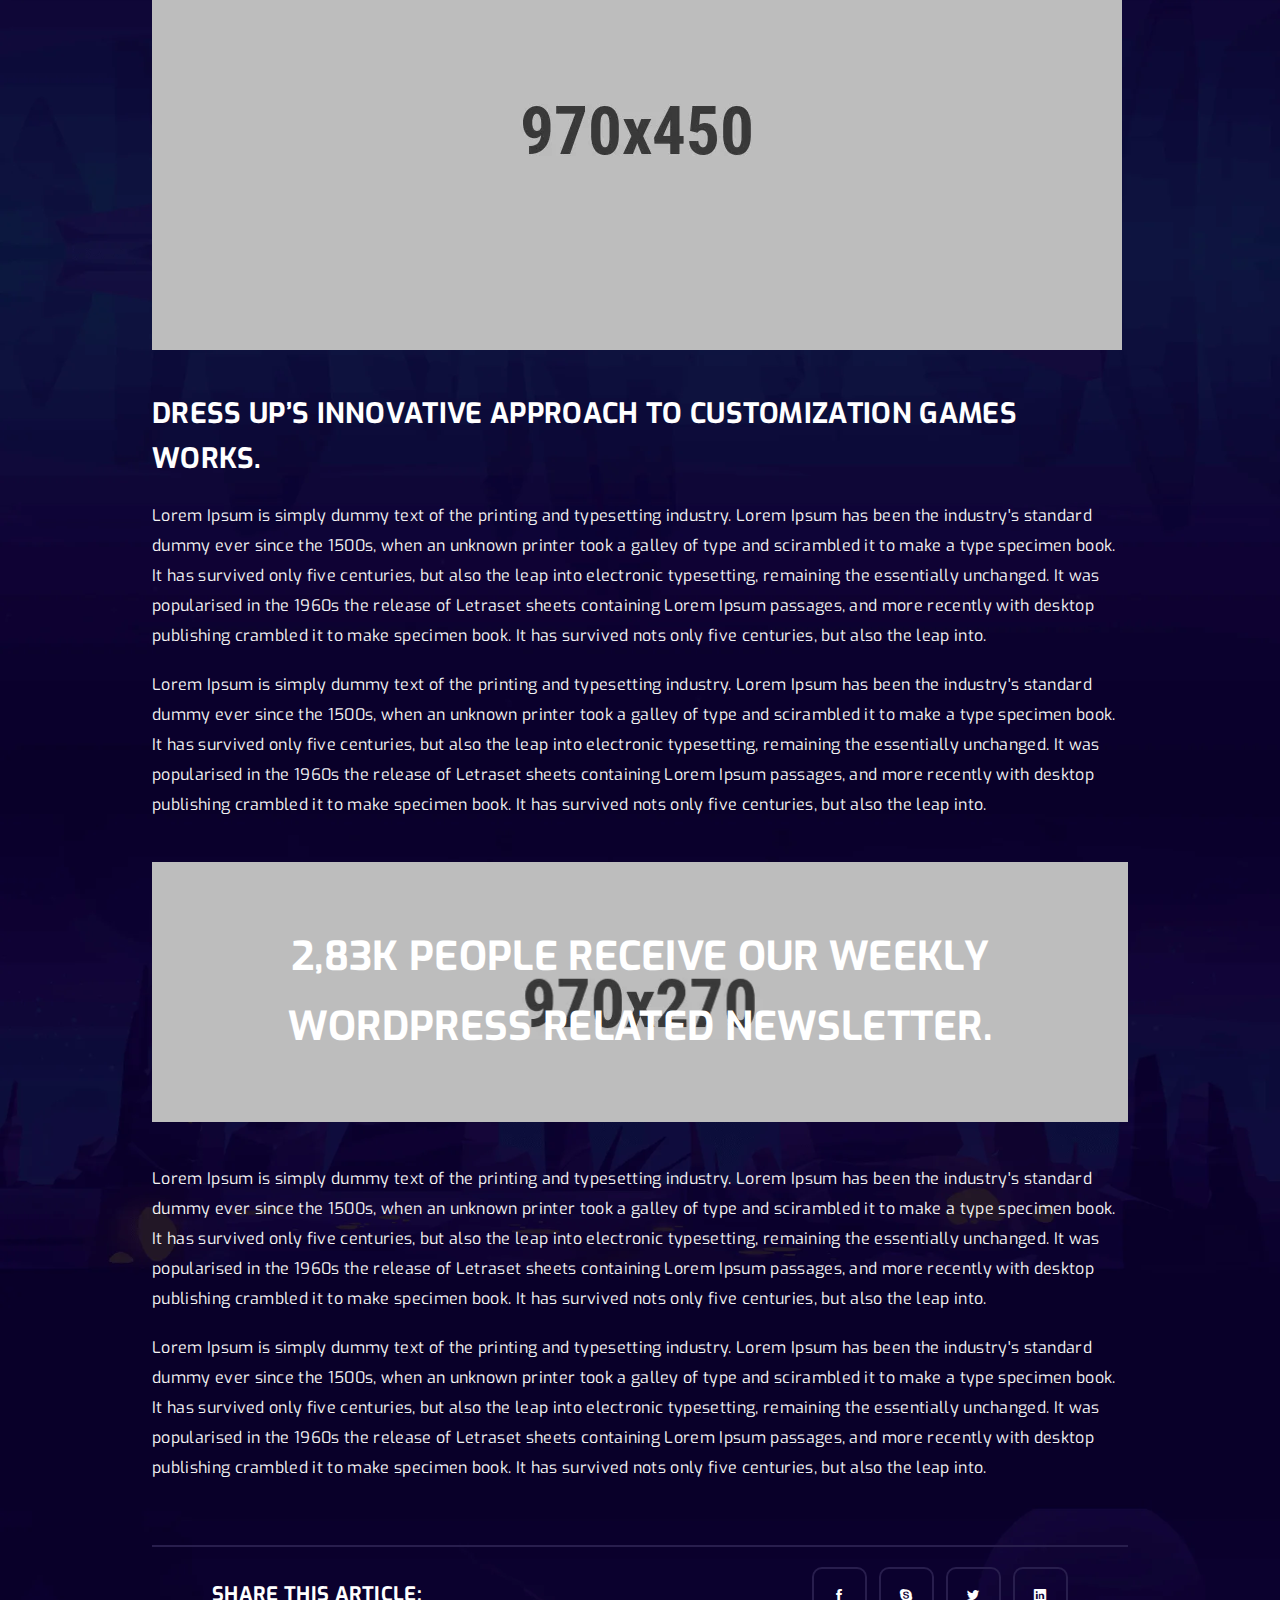
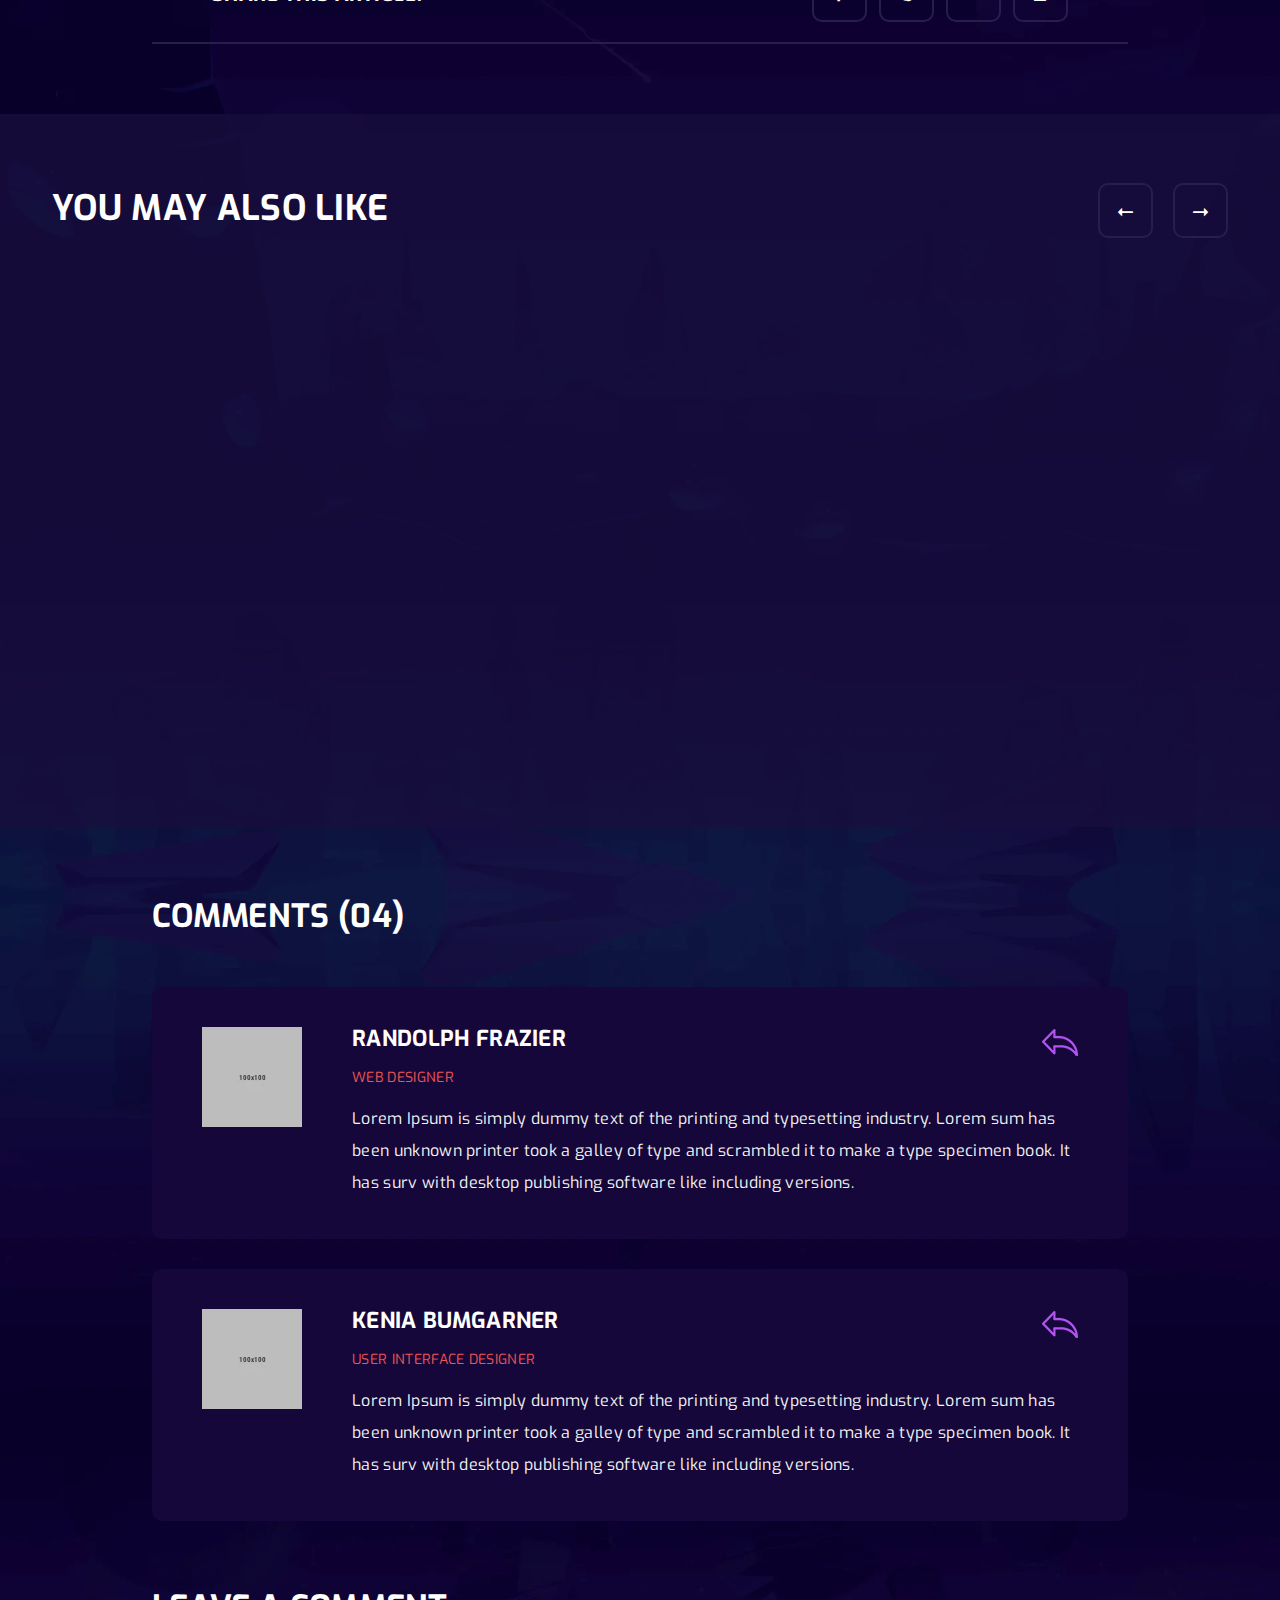
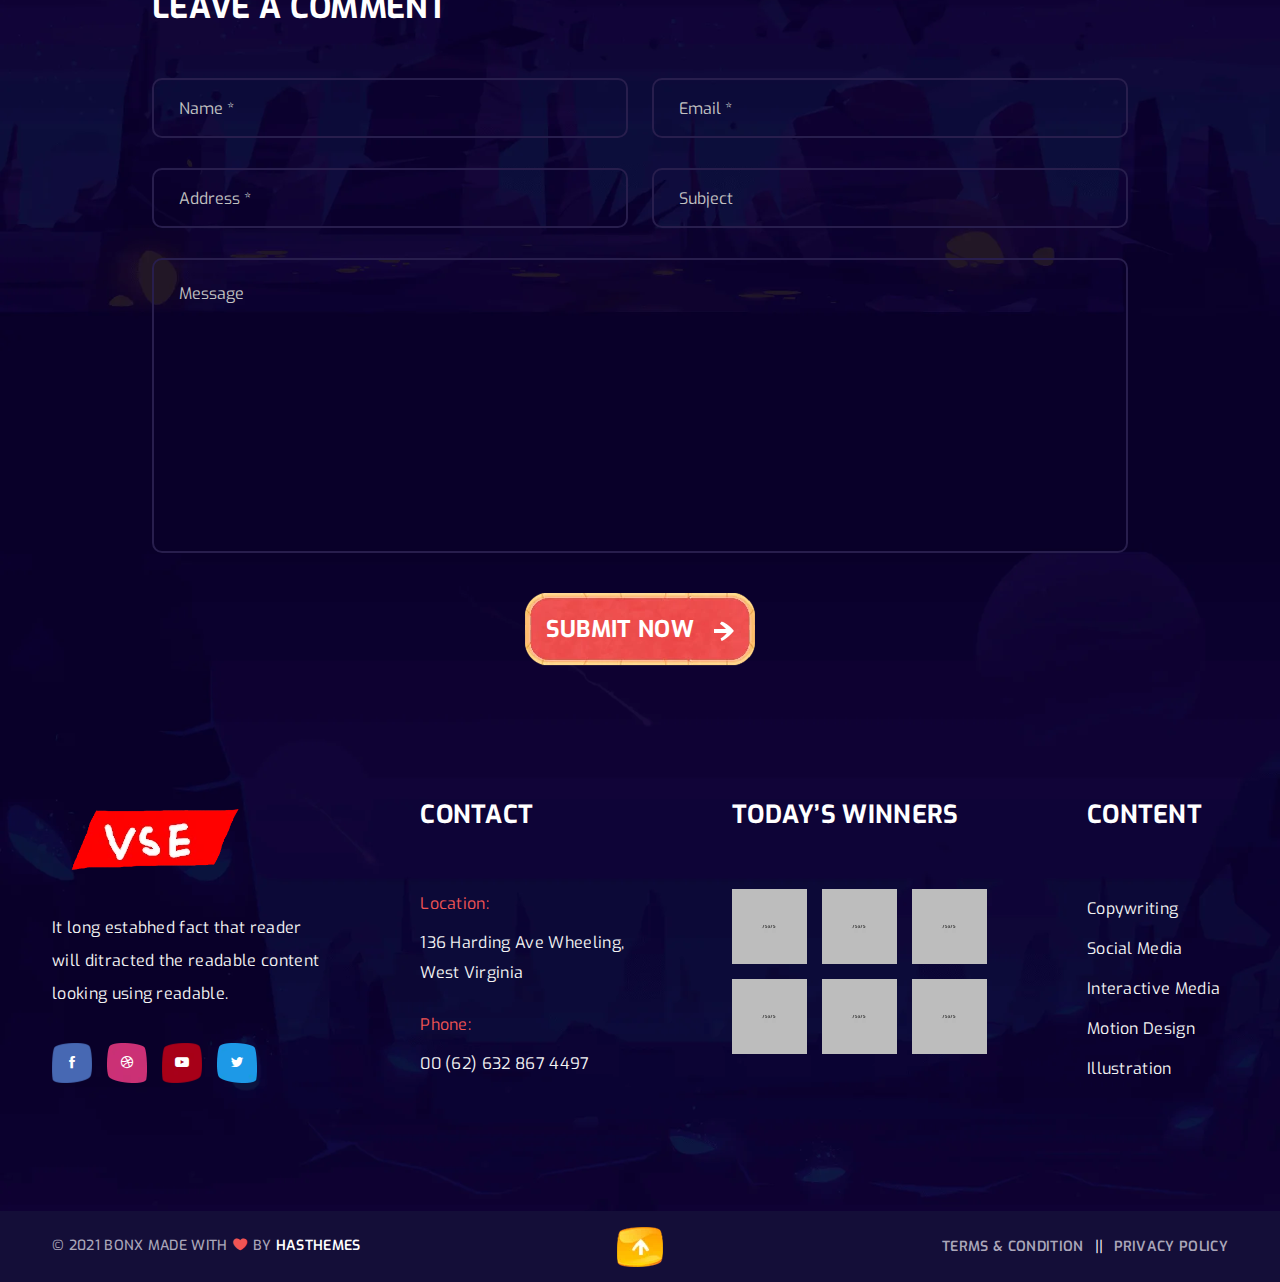
<file: blog-details.html>
<!doctype html>
<html class="no-js" lang="en">

<head>
    <meta charset="utf-8">
    <meta http-equiv="x-ua-compatible" content="ie=edge">
    <title>Bonx - Gaming Website Template HTML Version</title>
    <meta name="description" content="Bonx is a terrific esports website template with a slick and modern look.  It’s a robust gaming HTML template for bloggers and online gamers who want to share their enthusiasm for games on the internet."/>
    <meta name="keywords" content="	bootstrap, clean, esports, game, game portal, Game website, gamer, games, gaming, magazine, match, modern, online game, sport, sports">
    <meta name="author" content="Code Carnival">
    <meta name="viewport" content="width=device-width, initial-scale=1">
    
    <!-- Add site Favicon -->
    <link rel="shortcut icon" href="assets/img/favicon.ico" type="image/png">

    <!-- CSS 
    ========================= -->
    <link rel="preconnect" href="https://fonts.googleapis.com">
    <link rel="preconnect" href="https://fonts.gstatic.com" crossorigin>
    <link href="https://fonts.googleapis.com/css2?family=Exo:ital,wght@0,100;0,200;0,300;0,400;0,500;0,600;0,700;0,800;0,900;1,100;1,200;1,300;1,400;1,500;1,600;1,700;1,800;1,900&family=Metal+Mania&display=swap" rel="stylesheet">

    <link rel="stylesheet" href="assets/css/vendor/bootstrap.min.css">
    <link rel="stylesheet" href="assets/css/slick.css">
    <link rel="stylesheet" href="assets/css/icofont.min.css">
    <link rel="stylesheet" href="assets/css/animate.css">
    <link rel="stylesheet" href="assets/css/nice-select.css">
    <link rel="stylesheet" href="assets/css/magnific-popup.css">
    <!-- Main Style CSS -->
    <link rel="stylesheet" href="assets/css/style.css">
</head>

<body class="body__bg" data-bgimg="assets/img/bg/body-bg2.webp">
   
  
    <!--header area start-->
    <header class="header_section header_transparent sticky-header">
        <div class="container">
            <div class="row">
                <div class="col-12">
                    <div class="main_header d-flex justify-content-between align-items-center">
                        <div class="header_logo">
                            <a class="sticky_none" href="index.html"><img aria-label="logo" width="215" height="79" src="assets/img/logo/logo.webp" alt=""></a>
                        </div>
                        <!--main menu start-->
                        <div class="main_menu d-none d-lg-block"> 
                            <nav>  
                                <ul class="d-flex">
                                    <li><a href="index.html">Home</a></li> 
                                    <li><a href="match.html">Match</a>
                                        <ul class="sub_menu">
                                            <li><a href="match.html">Match Page</a></li>
                                            <li><a href="match-details.html">Match Details</a></li>
                                        </ul>
                                    </li>
                                    <li><a href="#">Pages</a>
                                        <ul class="sub_menu">
                                            <li><a href="about.html">About Us</a></li>
                                            <li><a href="all-game.html">All Game</a></li>
                                            <li><a href="game-details.html">Game Details</a></li>
                                            <li><a href="faq.html">Faq Page</a></li>
                                            <li><a href="players.html">Players</a></li>
                                            <li><a href="player-details.html">Player Details</a></li>
                                            <li><a href="registration.html">Sign Up</a></li>
                                            <li><a href="login.html">Login</a></li>
                                            <li><a href="404.html">Error 404</a></li>
                                        </ul>
                                    </li>
                                    <li><a href="blog-left-sidebar.html">blog</a>
                                        <ul class="sub_menu">
                                            <li><a href="blog-left-sidebar.html">Blog Left Sidebar</a></li>
                                            <li><a href="blog-right-sidebar.html">Blog Right Sidebar</a></li>
                                            <li><a href="blog-without-sidebar.html">Blog Without Sidebar</a></li>
                                             <li><a href="blog-grid-left-sidebar.html">Blog Grid Left Sidebar</a></li>
                                            <li><a href="blog-grid-right-sidebar.html">Blog Grid Right Sidebar</a></li>
                                            <li><a href="blog-grid-without-sidebar.html">Blog Grid Without Sidebar</a></li>
                                            <li><a href="blog-details-left-sidebar.html">Blog Details Left Sidebar</a></li>
                                            <li><a href="blog-details-right-sidebar.html">Blog Details Right Sidebar</a></li>
                                            <li><a href="blog-details.html">Blog Details</a></li>
                                        </ul>
                                    </li>
                                    <li><a href="contact.html">Contact</a></li>
                                </ul>  
                            </nav>
                        </div>
                        <!--main menu end-->
                        <div class="header_right_sidebar d-flex align-items-center">
                            <div class="sing_up_btn">
                                <a class="btn btn-link" href="registration.html">SIGN UP <img width="15" height="15" src="assets/img/icon/arrrow-icon2.webp" alt=""> </a>
                            </div>
                            <div class="canvas_open">
                                <button type="button" data-bs-toggle="offcanvas" data-bs-target="#offcanvasMenu"><i class="icofont-navigation-menu"></i></button>
                            </div>
                        </div>
                    </div>
                </div>
            </div>
        </div>
    </header>
    <!--header area end-->

    <!--offcanvas menu area start-->
    <div class="offcanvas offcanvas-start" tabindex="-1" id="offcanvasMenu">
        <div class="offcanvas-header justify-content-end">
            <button type="button" class="btn-close text-reset" data-bs-dismiss="offcanvas" aria-label="Close"></button>
        </div>
        <div class="offcanvas-body">
            <ul class="offcanvas_main_menu">
                <li class="menu-item-has-children active">
                    <a href="index.html">Home</a>
                </li>
                <li class="menu-item-has-children"><a href="#">Match</a>
                    <ul class="sub-menu">
                        <li><a href="match.html">Match Page</a></li>
                        <li><a href="match-details.html">Match Details</a></li>
                    </ul>
                </li>
                <li class="menu-item-has-children"><a href="#">Pages</a>
                    <ul class="sub-menu">
                        <li><a href="about.html">About Us</a></li>
                        <li><a href="all-game.html">All Game</a></li>
                        <li><a href="game-details.html">Game Details</a></li>
                        <li><a href="faq.html">Faq Page</a></li>
                        <li><a href="players.html">Players</a></li>
                        <li><a href="player-details.html">Player Details</a></li>
                                            <li><a href="registration.html">Sign Up</a></li>
                                            <li><a href="login.html">Login</a></li>
                        <li><a href="404.html">Error 404</a></li>
                    </ul>
                </li>
                <li class="menu-item-has-children">
                    <a href="#">blog</a>
                    <ul class="sub-menu">
                        <li><a href="blog-left-sidebar.html">Blog Left Sidebar</a></li>
                        <li><a href="blog-right-sidebar.html">Blog Right Sidebar</a></li>
                        <li><a href="blog-without-sidebar.html">Blog Without Sidebar</a></li>
                            <li><a href="blog-grid-left-sidebar.html">Blog Grid Left Sidebar</a></li>
                            <li><a href="blog-grid-right-sidebar.html">Blog Grid Right Sidebar</a></li>
                        <li><a href="blog-grid-without-sidebar.html">Blog Grid Without Sidebar</a></li>
                        <li><a href="blog-details-left-sidebar.html">Blog Details Left Sidebar</a></li>
                        <li><a href="blog-details-right-sidebar.html">Blog Details Right Sidebar</a></li>
                        <li><a href="blog-details.html">Blog Details</a></li>
                    </ul>
                </li>
                <li class="menu-item-has-children"><a href="contact.html">Contact Us</a></li>
            </ul>
        </div>
    </div>
    <!--offcanvas menu area end-->

    <!-- breadcrumbs area start -->
    <div class="breadcrumbs_aree breadcrumbs_bg mb-140" data-bgimg="assets/img/bg/breadcrumbs-bg.webp">
        <div class="container">
            <div class="row">
                <div class="col-12">
                    <div class="breadcrumbs_text text-center">
                        <h1>BLOG DETAILS</h1>
                        <ul class="d-flex justify-content-center">
                            <li><a href="index.html">Home </a></li>
                            <li> <span>//</span></li>
                            <li>  Blog Details</li>
                        </ul>
                    </div>
                </div>
            </div>
        </div>
    </div>
    <!-- breadcrumbs area end -->
    
    <!-- page wrapper start -->
    <div class="page_wrapper">

        <!--blog body area start-->
        <section class="blog_details_section mb-130">
            <div class="container">
                <div class="row">
                    <div class="col-12">
                        <div class="blog_details_inner">
                            <div class="blog_details_header text-center">
                                <div class="blog__meta_date">
                                    <ul class="d-flex justify-content-center">
                                        <li><span>By</span> Harold Leonard   </li>
                                        <li> 03 April, 21  </li>
                                        <li>0 min read</li>
                                    </ul>
                                </div>
                                <div class="blog_details_title">
                                    <h2>How to Start a Video Game from
                                        mobile & computer.</h2>
                                </div>
                                <div class="widget_tags">
                                    <ul>
                                        <li><a href="#">Advanture</a></li>
                                        <li><a href="#">Gamming</a></li>
                                        <li><a href="#"> Esport’s</a></li>
                                        <li><a href="#">Fighter</a></li>
                                    </ul>
                                </div>
                            </div>
                            <div class="blog_sticky_thumb">
                                <img width="1170" height="550" src="assets/img/blog/blog-sticky.webp" alt="">
                            </div>
                            <div class="blog_details_content ">
                                <div class="blog_details_content_step">
                                    <h3 class="title_margin">Make your store stand out from the others by converting more
                                        shoppers into buyers!</h3>
                                    <div class="blog_details_desc">   
                                        <p>Lorem Ipsum is simply dummy text of the printing and typesetting industry has been industry standard dummy text ever since the
                                            a galley of type and scrambe make type specimen book has survived not only five centuries text of the printing and typesetin indust
                                            standard dummy text ever since the 1500s, when an unknown printer.</p> 
                                        <p>Lorem Ipsum is simply dummy text of the printing and typesetting industry. Lorem Ipsum has been the industry's standard dummy
                                            ever since the 1500s, when an unknown printer took a galley of type and scirambled it to make a type specimen book. It has survived
                                            only five centuries, but also the leap into electronic typesetting, remaining the essentially unchanged. It was popularised in the 1960s
                                            the release of Letraset sheets containing Lorem Ipsum passages, and more recently with desktop publishing crambled it to make
                                            specimen book. It has survived nots only five centuries, but also the leap into.</p>  
                                    </div> 
                                </div>
                                <div class="blog_details_content_step">
                                    <h3 class="title_margin">Table of Content:</h3>
                                    <div class="blog_details_table_content">
                                        <ul>
                                            <li><a href="#"><i class="icofont-rounded-double-right"></i> It was popularised in the 1960s with the release of Letraset sheets containing</a></li>
                                            <li><a href="#"><i class="icofont-rounded-double-right"></i> Many desktop publishing packages and web page editors now use</a></li>
                                            <li><a href="#"><i class="icofont-rounded-double-right"></i> It was popularised in the 1960s with the release of Letraset sheets containing</a></li>
                                            <li><a href="#"><i class="icofont-rounded-double-right"></i> Many desktop publishing packages and web page editors now use</a></li>
                                            <li><a href="#"><i class="icofont-rounded-double-right"></i> It was popularised in the 1960s with the release of Letraset sheets containing</a></li>
                                        </ul>
                                    </div>
                                    <div class="blog_details_desc">   
                                        <p>Lorem Ipsum is simply dummy text of the printing and typesetting industry. Lorem Ipsum has been the industry's standard dummy
                                            ever since the 1500s, when an unknown printer took a galley of type and scirambled it to make a type specimen book. It has survived
                                            only five centuries, but also the leap into electronic typesetting, remaining the essentially unchanged. It was popularised in the 1960s
                                            the release of Letraset sheets containing Lorem Ipsum passages, and more recently with desktop publishing crambled it to make
                                            specimen book. It has survived nots only five centuries, but also the leap into.</p> 
                                        <p>Lorem Ipsum is simply dummy text of the printing and typesetting industry. Lorem Ipsum has been the industry's standard dummy
                                            ever since the 1500s, when an unknown printer took a galley of type and scirambled it to make a type specimen book. It has survived
                                            only five centuries, but also the leap into electronic typesetting.</p> 
                                            <p>Lorem Ipsum is simply dummy text of the printing and typesetting industry. Lorem Ipsum has been the industry's standard dummy
                                                ever since the 1500s, when an unknown printer took a galley of type and scirambled it to make a type specimen book. It has survived
                                                only five centuries, but also the leap into electronic typesetting, remaining the essentially unchanged. It was popularised in the 1960s
                                                the release of Letraset sheets containing Lorem Ipsum passages, and more recently with desktop publishing crambled it to make
                                                specimen book. It has survived nots only five centuries, but also the leap into.</p> 
                                    </div>
                                </div>

                                <div class="blog_details_content_step">
                                    <h3 class="title_margin">Our company fails the real world test in all kinds of ways.</h3>
                                    <div class="blog_details_desc">   
                                        <p>Lorem Ipsum is simply dummy text of the printing and typesetting industry. Lorem Ipsum has been the industry's standard dummy
                                            ever since the 1500s, when an unknown printer took a galley of type and scirambled it to make a type specimen book. It has survived
                                            only five centuries, but also the leap into electronic typesetting.</p>  
                                    </div>
                                    <div class="blog_details_layer_thumb">
                                        <img width="970" height="450" src="assets/img/blog/blog_details_layer.webp" alt="">
                                    </div>
                                </div>

                                <div class="blog_details_content_step">
                                    <h3 class="title_margin">Dress Up’s Innovative Approach to Customization Games Works.</h3>
                                    <div class="blog_details_desc">   
                                        <p>Lorem Ipsum is simply dummy text of the printing and typesetting industry. Lorem Ipsum has been the industry's standard dummy
                                            ever since the 1500s, when an unknown printer took a galley of type and scirambled it to make a type specimen book. It has survived
                                            only five centuries, but also the leap into electronic typesetting, remaining the essentially unchanged. It was popularised in the 1960s
                                            the release of Letraset sheets containing Lorem Ipsum passages, and more recently with desktop publishing crambled it to make
                                            specimen book. It has survived nots only five centuries, but also the leap into.</p> 
                                        <p>Lorem Ipsum is simply dummy text of the printing and typesetting industry. Lorem Ipsum has been the industry's standard dummy
                                            ever since the 1500s, when an unknown printer took a galley of type and scirambled it to make a type specimen book. It has survived
                                            only five centuries, but also the leap into electronic typesetting, remaining the essentially unchanged. It was popularised in the 1960s
                                            the release of Letraset sheets containing Lorem Ipsum passages, and more recently with desktop publishing crambled it to make
                                            specimen book. It has survived nots only five centuries, but also the leap into.</p>     
                                    </div>
                                    <div class="blog_related_text" data-bgimg="assets/img/blog/blog-related-bg.webp">
                                        <h3>2,83k People Receive Our Weekly
                                            WordPress Related Newsletter.</h3>
                                    </div>
                                    <div class="blog_details_desc">   
                                        <p>Lorem Ipsum is simply dummy text of the printing and typesetting industry. Lorem Ipsum has been the industry's standard dummy
                                            ever since the 1500s, when an unknown printer took a galley of type and scirambled it to make a type specimen book. It has survived
                                            only five centuries, but also the leap into electronic typesetting, remaining the essentially unchanged. It was popularised in the 1960s
                                            the release of Letraset sheets containing Lorem Ipsum passages, and more recently with desktop publishing crambled it to make
                                            specimen book. It has survived nots only five centuries, but also the leap into.</p> 
                                        <p>Lorem Ipsum is simply dummy text of the printing and typesetting industry. Lorem Ipsum has been the industry's standard dummy
                                            ever since the 1500s, when an unknown printer took a galley of type and scirambled it to make a type specimen book. It has survived
                                            only five centuries, but also the leap into electronic typesetting, remaining the essentially unchanged. It was popularised in the 1960s
                                            the release of Letraset sheets containing Lorem Ipsum passages, and more recently with desktop publishing crambled it to make
                                            specimen book. It has survived nots only five centuries, but also the leap into.</p>     
                                    </div>
                                </div>
                                <div class="post__social d-flex justify-content-between align-items-center">
                                    <h3>Share this article:</h3>
                                    <ul class="d-flex">
                                        <li><a href="https://www.facebook.com"><i class="icofont-facebook"></i></a></li>
                                        <li><a href="https://www.skype.com"><i class="icofont-skype"></i></a></li>
                                        <li><a href="https://twitter.com"><i class="icofont-twitter"></i></a></li>
                                        <li><a href="https://www.linkedin.com"><i class="icofont-linkedin"></i></a></li>
                                    </ul>
                                </div>
                            </div>
                        </div>
                    </div>
                </div>
            </div>
            <div class="blog_like_area" data-bgimg="assets/img/blog/blog-like-bg.webp">
                <div class="container">
                    <div class="blog_like_title">
                        <h2>You may also like</h2>
                    </div>
                    <div class="blog_like_inner slick__activation2" data-slick='{
                        "slidesToShow": 2,
                        "slidesToScroll": 1,
                        "arrows": true,
                        "dots": false,
                        "autoplay": false,
                        "speed": 300,
                        "infinite": true ,  
                        "responsive":[  
                        {"breakpoint":992, "settings": { "slidesToShow": 1 } },  
                        {"breakpoint":576, "settings": { "slidesToShow": 1 } }  
                        ]                                                     
                    }'>
                        <div class="blog_like_list">
                            <div class="single_blog d-flex align-items-center wow fadeInUp" data-wow-delay="0.1s" data-wow-duration="1.1s">
                                <div class="blog_thumb">
                                    <a href="blog-details.html"><img width="200" height="200" src="assets/img/blog/blog1.webp" alt=""></a>
                                </div>
                                <div class="blog_content">
                                    <div class="blog_date">
                                        <span><i class="icofont-calendar"></i>  20 January 2021</span>
                                    </div>
                                    <h3><a href="blog-details.html">if you have seen Apple's
                                        recent jabs.</a></h3>
                                    <a href="blog-details.html">READ MORE</a>
                                </div>
                            </div>
                            <div class="single_blog d-flex align-items-center wow fadeInUp" data-wow-delay="0.1s" data-wow-duration="1.1s">
                                <div class="blog_thumb">
                                    <a href="blog-details.html"><img width="200" height="200" src="assets/img/blog/blog3.webp" alt=""></a>
                                </div>
                                <div class="blog_content">
                                    <div class="blog_date">
                                        <span><i class="icofont-calendar"></i>  20 January 2021</span>
                                    </div>
                                    <h3><a href="blog-details.html"> Perferendis hic sint are rem, incidunt vitae.</a></h3>
                                    <a href="blog-details.html">READ MORE</a>
                                </div>
                            </div>
                        </div>
                        <div class="blog_like_list">
                            <div class="single_blog d-flex align-items-center wow fadeInUp" data-wow-delay="0.1s" data-wow-duration="1.1s">
                                <div class="blog_thumb">
                                    <a href="blog-details.html"><img width="200" height="200" src="assets/img/blog/blog2.webp" alt=""></a>
                                </div>
                                <div class="blog_content">
                                    <div class="blog_date">
                                        <span><i class="icofont-calendar"></i>  20 January 2021</span>
                                    </div>
                                    <h3><a href="blog-details.html">Lorem ipsum dolor sit amet, adipisicing elit.</a></h3>
                                    <a href="blog-details.html">READ MORE</a>
                                </div>
                            </div>
                            <div class="single_blog d-flex align-items-center wow fadeInUp" data-wow-delay="0.1s" data-wow-duration="1.1s">
                                <div class="blog_thumb">
                                    <a href="blog-details.html"><img width="200" height="200" src="assets/img/blog/blog4.webp" alt=""></a>
                                </div>
                                <div class="blog_content">
                                    <div class="blog_date">
                                        <span><i class="icofont-calendar"></i>  20 January 2021</span>
                                    </div>
                                    <h3><a href="blog-details.html">if you have seen Apple's
                                        recent jabs.</a></h3>
                                    <a href="blog-details.html">READ MORE</a>
                                </div>
                            </div>
                        </div>
                        <div class="blog_like_list">
                            <div class="single_blog d-flex align-items-center wow fadeInUp" data-wow-delay="0.1s" data-wow-duration="1.1s">
                                <div class="blog_thumb">
                                    <a href="blog-details.html"><img width="200" height="200" src="assets/img/blog/blog2.webp" alt=""></a>
                                </div>
                                <div class="blog_content">
                                    <div class="blog_date">
                                        <span><i class="icofont-calendar"></i>  20 January 2021</span>
                                    </div>
                                    <h3><a href="blog-details.html">Lorem ipsum dolor sit amet, adipisicing elit.</a></h3>
                                    <a href="blog-details.html">READ MORE</a>
                                </div>
                            </div>
                            <div class="single_blog d-flex align-items-center wow fadeInUp" data-wow-delay="0.1s" data-wow-duration="1.1s">
                                <div class="blog_thumb">
                                    <a href="blog-details.html"><img width="200" height="200" src="assets/img/blog/blog4.webp" alt=""></a>
                                </div>
                                <div class="blog_content">
                                    <div class="blog_date">
                                        <span><i class="icofont-calendar"></i>  20 January 2021</span>
                                    </div>
                                    <h3><a href="blog-details.html">if you have seen Apple's
                                        recent jabs.</a></h3>
                                    <a href="blog-details.html">READ MORE</a>
                                </div>
                            </div>
                        </div>
                    </div>
                </div>
            </div>
            <div class="container">
                <div class="row">
                    <div class="col-12">
                        <div class="blog_comment_wrapper">
                            <div class="comments_box">
                                <div class="comments_title">
                                    <h2>COMMENTS (04)</h2>
                                </div>
                                <div class="comment_list d-flex">
                                    <div class="comment_thumb">
                                        <img width="100" height="100" src="assets/img/blog/post-comment1.webp" alt="">
                                    </div>
                                    <div class="comment_content">
                                        <a href="#"> <img width="36" height="27" src="assets/img/icon/reply.webp" alt=""> </a>
                                        <h3>Randolph Frazier</h3>
                                        <span> Web Designer</span>
                                        <p>Lorem Ipsum is simply dummy text of the printing and typesetting industry. Lorem sum has been 
                                            unknown printer took a galley of type and scrambled it to make a type specimen book. It has surv
                                            with desktop publishing software like including versions.</p>
                                    </div>
                                </div>
                                <div class="comment_list d-flex">
                                    <div class="comment_thumb">
                                        <img width="100" height="100" src="assets/img/blog/post-comment2.webp" alt="">
                                    </div>
                                    <div class="comment_content">
                                        <a href="#"> <img width="36" height="27" src="assets/img/icon/reply.webp" alt=""> </a>
                                        <h3>Kenia Bumgarner</h3>
                                        <span> user Interface designer</span>
                                        <p>Lorem Ipsum is simply dummy text of the printing and typesetting industry. Lorem sum has been 
                                            unknown printer took a galley of type and scrambled it to make a type specimen book. It has surv
                                            with desktop publishing software like including versions.</p>
                                    </div>
                                </div>
                            </div>
                            <div class="comments_form">
                                <div class="comments_title">
                                    <h2>Leave A Comment</h2>
                                </div>
                                <div class="comments_form_inner">
                                    <form action="#">
                                        <div class="row">
                                            <div class="col-lg-6 col-md-6">
                                                <div class="comments_form_input">
                                                    <input placeholder="Name *" type="text">
                                                </div>
                                            </div> 
                                            <div class="col-lg-6 col-md-6">
                                                <div class="comments_form_input">
                                                    <input placeholder="Email *" type="text">
                                                </div>
                                            </div>
                                            <div class="col-lg-6 col-md-6">
                                                <div class="comments_form_input">
                                                    <input placeholder="Address *" type="text">
                                                </div>
                                            </div>
                                            <div class="col-lg-6 col-md-6">
                                                <div class="comments_form_input">
                                                    <input placeholder="Subject" type="text">
                                                </div>
                                            </div>
                                            <div class="col-12">
                                                <div class="comments_form_input">
                                                    <textarea placeholder="Message"></textarea>
                                                </div>
                                            </div> 
                                        </div>
                                        <div class="comments_submit_btn text-center">
                                            <a class="btn btn-link" href="#">SUBMIT NOW <img width="20" height="20" src="assets/img/icon/arrrow-icon.webp" alt=""> </a>
                                        </div>
                                    </form> 
                                </div>  
                            </div>   
                        </div> 
                    </div>
                </div>
            </div>
        </section>
        <!--blog section area end-->

    </div>
    <!-- page wrapper end -->

    <!--footer area start-->
    <footer class="footer_widgets">
        <div class="main_footer">
            <div class="container">
                <div class="row">
                    <div class="col-12">
                        <div class="main_footer_inner d-flex">
                            <div class="footer_widget_list">
                                <div class="footer_logo">
                                    <a href="#"><img aria-label="logo" width="215" height="79" src="assets/img/logo/logo.webp" alt=""></a>
                                </div>
                                <div class="footer_contact_desc">
                                    <p>It long estabhed fact that reader
                                        will ditracted the readable content
                                        looking using readable.</p>
                                </div>
                                <div class="footer_social">
                                    <ul class="d-flex">
                                        <li><a aria-label="facebook" class="facebook" href="https://www.facebook.com"><i class="icofont-facebook"></i></a></li>
                                        <li><a aria-label="dribble" class="dribbble" href="https://dribbble.com"><i class="icofont-dribbble"></i></a></li>
                                        <li><a aria-label="youtube" class="youtube" href="https://www.youtube.com"><i class="icofont-youtube-play"></i></a></li>
                                        <li><a aria-label="twitter" class="twitter" href="https://twitter.com"><i class="icofont-twitter"></i></a></li>
                                    </ul>
                                </div>
                            </div>
                            <div class="footer_widget_list contact">
                                <h3>Contact</h3>
                                <div class="footer_contact_info">
                                    <div class="footer_contact_info_list">
                                        <span>Location:</span>
                                        <p>136 Harding Ave
                                            Wheeling, West Virginia</p>
                                    </div>
                                    <div class="footer_contact_info_list">
                                        <span>Phone:</span>
                                        <p><a href="#">00 (62) 632 867 4497</a></p>
                                    </div>
                                </div>
                            </div>
                            <div class="footer_widget_list">
                                <h3>today’s winners</h3>
                                <div class="footer_winners_gallery">
                                    <div class="footer_winners_list d-flex">
                                        <div class="footer_winners_thumb">
                                            <a href="game-details.html"><img aria-label="game-team" width="75" height="75" src="assets/img/others/winners1.webp" alt=""></a>
                                        </div>
                                        <div class="footer_winners_thumb">
                                            <a href="game-details.html"><img aria-label="game-team" width="75" height="75" src="assets/img/others/winners2.webp" alt=""></a>
                                        </div>
                                        <div class="footer_winners_thumb">
                                            <a href="game-details.html"><img aria-label="game-team" width="75" height="75" src="assets/img/others/winners3.webp" alt=""></a>
                                        </div>
                                    </div>
                                    <div class="footer_winners_list d-flex">
                                        <div class="footer_winners_thumb">
                                            <a href="game-details.html"><img aria-label="game-team" width="75" height="75" src="assets/img/others/winners4.webp" alt=""></a>
                                        </div>
                                        <div class="footer_winners_thumb">
                                            <a href="game-details.html"><img aria-label="game-team" width="75" height="75" src="assets/img/others/winners5.webp" alt=""></a>
                                        </div>
                                        <div class="footer_winners_thumb">
                                            <a href="game-details.html"><img aria-label="game-team" width="75" height="75" src="assets/img/others/winners6.webp" alt=""></a>
                                        </div>
                                    </div>
                                </div>
                            </div>
                            <div class="footer_widget_list footer_list_menu">
                                <h3>Content</h3>
                                <div class="footer_menu">
                                    <ul>
                                        <li><a href="about.html"> Copywriting</a></li>
                                        <li><a href="about.html">Social Media</a></li>
                                        <li><a href="about.html">Interactive Media</a></li>
                                        <li><a href="about.html">Motion Design</a></li>
                                        <li><a href="about.html">Illustration</a></li>
                                    </ul>
                                </div>
                            </div>
                        </div>
                    </div> 
                </div>
            </div>
        </div>
        <div class="footer_bottom">
            <div class="container">
                <div class="row">
                    <div class="col-12">
                        <div class="footer_bottom_inner d-flex justify-content-between">
                            <div class="copyright_right">
                                <p> © 2021  BONX  Made with  <i class="icofont-heart"></i>  by <a href="https://hasthemes.com">HasThemes</a></p>
                            </div>
                            <div class="footer_bottom_link_menu">
                                <ul class="d-flex">
                                    <li><a href="about.html">Terms & Condition  </a></li>
                                    <li><a href="about.html">Privacy Policy  </a></li>
                                </ul>
                            </div>

                            <div class="scroll__top_icon">
                                <a id="scroll-top" href="#"><img aria-label="scroll-top" width="46" height="40" src="assets/img/icon/scroll-top.webp" alt=""></a>
                            </div>
                        </div>
                    </div>
                </div>
            </div>
        </div>
    </footer>
    <!--footer area end-->

   
<!-- JS
============================================ -->
<!--modernizr min js here-->
<script src="assets/js/vendor/modernizr-3.7.1.min.js"></script>

<!-- Vendor JS -->
<script src="assets/js/vendor/jquery-3.6.0.min.js"></script>
<script src="assets/js/vendor/jquery-migrate-3.3.2.min.js"></script>
<script src="assets/js/vendor/popper.js"></script>
<script src="assets/js/vendor/bootstrap.min.js"></script>
<script src="assets/js/slick.min.js"></script>
<script src="assets/js/wow.min.js"></script>
<script src="assets/js/jquery.nice-select.js"></script>
<script src="assets/js/jquery.magnific-popup.min.js"></script>
<script src="assets/js/jquery.counterup.min.js"></script>
<script src="assets/js/jquery-waypoints.js"></script>

<!-- Main JS -->
<script src="assets/js/main.js"></script>



</body>

</html>
</file>
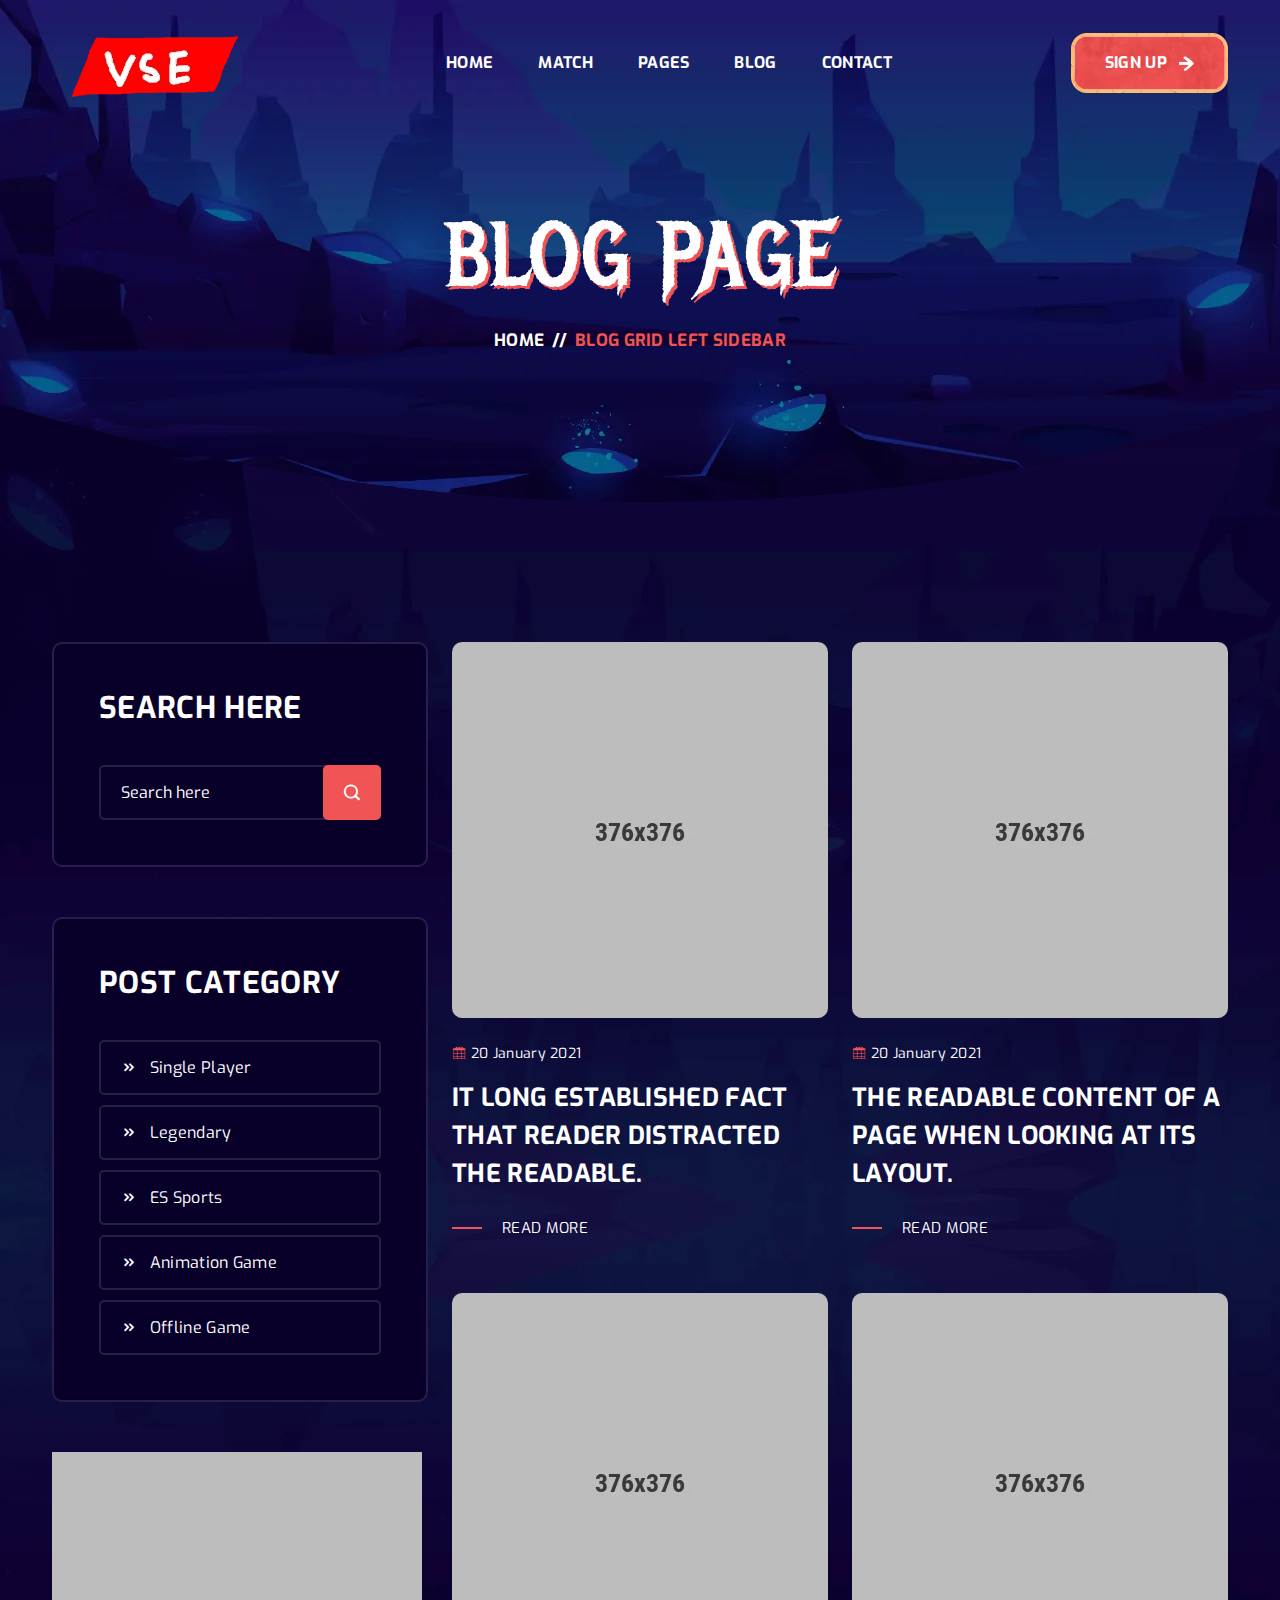
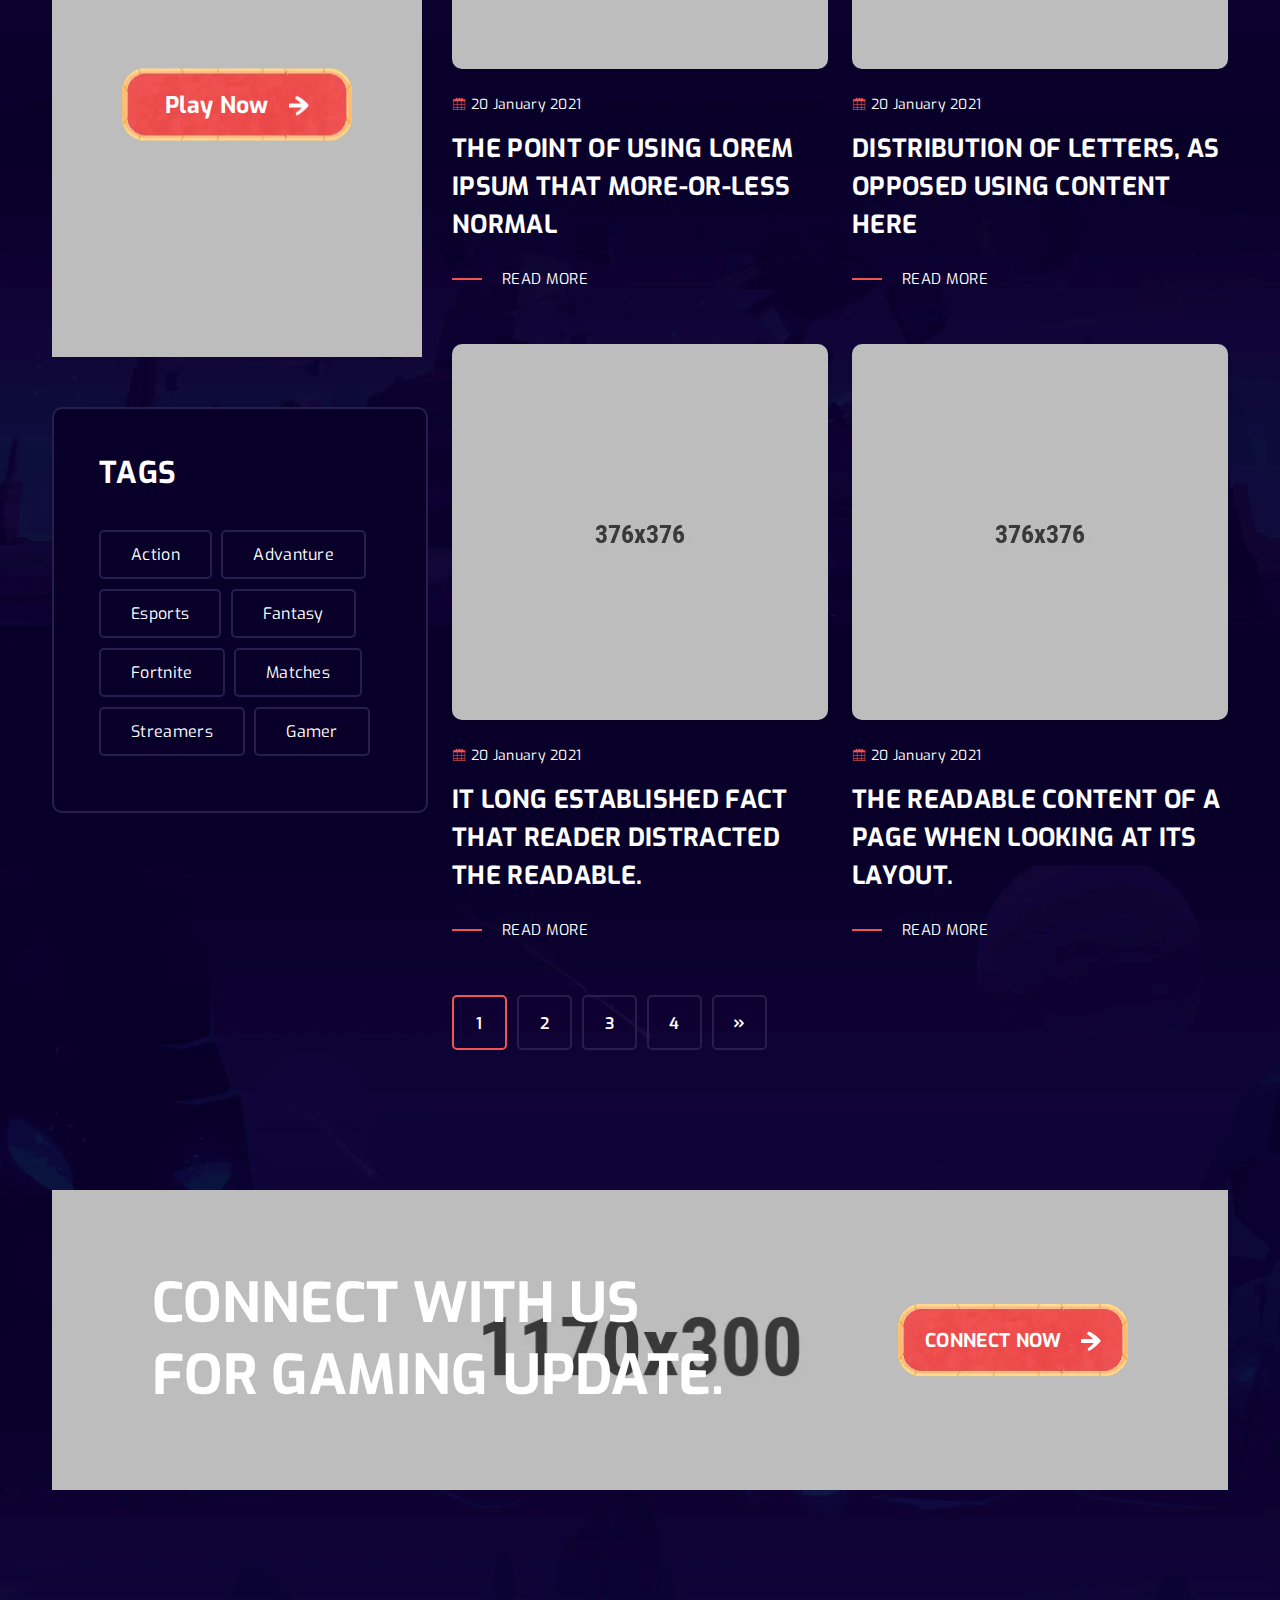
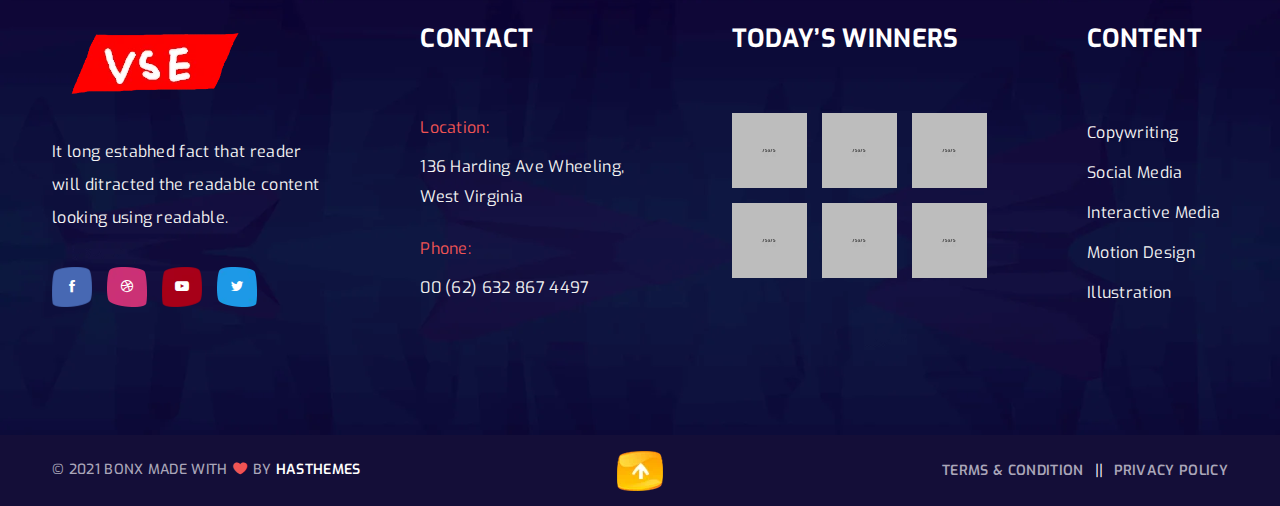
<file: blog-grid-left-sidebar.html>
<!doctype html>
<html class="no-js" lang="en">

<head>
    <meta charset="utf-8">
    <meta http-equiv="x-ua-compatible" content="ie=edge">
    <title>Bonx - Gaming Website Template HTML Version</title>
    <meta name="description" content="Bonx is a terrific esports website template with a slick and modern look.  It’s a robust gaming HTML template for bloggers and online gamers who want to share their enthusiasm for games on the internet."/>
    <meta name="keywords" content="	bootstrap, clean, esports, game, game portal, Game website, gamer, games, gaming, magazine, match, modern, online game, sport, sports">
    <meta name="author" content="Code Carnival">
    <meta name="viewport" content="width=device-width, initial-scale=1">
    
    <!-- Add site Favicon -->
    <link rel="shortcut icon" href="assets/img/favicon.ico" type="image/png">

    <!-- CSS 
    ========================= -->
    <link rel="preconnect" href="https://fonts.googleapis.com">
    <link rel="preconnect" href="https://fonts.gstatic.com" crossorigin>
    <link href="https://fonts.googleapis.com/css2?family=Exo:ital,wght@0,100;0,200;0,300;0,400;0,500;0,600;0,700;0,800;0,900;1,100;1,200;1,300;1,400;1,500;1,600;1,700;1,800;1,900&family=Metal+Mania&display=swap" rel="stylesheet">

    <link rel="stylesheet" href="assets/css/vendor/bootstrap.min.css">
    <link rel="stylesheet" href="assets/css/slick.css">
    <link rel="stylesheet" href="assets/css/icofont.min.css">
    <link rel="stylesheet" href="assets/css/animate.css">
    <link rel="stylesheet" href="assets/css/nice-select.css">
    <link rel="stylesheet" href="assets/css/magnific-popup.css">
    <!-- Main Style CSS -->
    <link rel="stylesheet" href="assets/css/style.css">
</head>

<body class="body__bg" data-bgimg="assets/img/bg/body-bg2.webp">
   
    <!--header area start-->
    <header class="header_section header_transparent sticky-header">
        <div class="container">
            <div class="row">
                <div class="col-12">
                    <div class="main_header d-flex justify-content-between align-items-center">
                        <div class="header_logo">
                            <a class="sticky_none" href="index.html"><img aria-label="logo" width="215" height="79" src="assets/img/logo/logo.webp" alt=""></a>
                        </div>
                        <!--main menu start-->
                        <div class="main_menu d-none d-lg-block"> 
                            <nav>  
                                <ul class="d-flex">
                                    <li><a href="index.html">Home</a></li> 
                                    <li><a href="match.html">Match</a>
                                        <ul class="sub_menu">
                                            <li><a href="match.html">Match Page</a></li>
                                            <li><a href="match-details.html">Match Details</a></li>
                                        </ul>
                                    </li>
                                    <li><a href="#">Pages</a>
                                        <ul class="sub_menu">
                                            <li><a href="about.html">About Us</a></li>
                                            <li><a href="all-game.html">All Game</a></li>
                                            <li><a href="game-details.html">Game Details</a></li>
                                            <li><a href="faq.html">Faq Page</a></li>
                                            <li><a href="players.html">Players</a></li>
                                            <li><a href="player-details.html">Player Details</a></li>
                                            <li><a href="registration.html">Sign Up</a></li>
                                            <li><a href="login.html">Login</a></li>
                                            <li><a href="404.html">Error 404</a></li>
                                        </ul>
                                    </li>
                                    <li><a href="blog-left-sidebar.html">blog</a>
                                        <ul class="sub_menu">
                                            <li><a href="blog-left-sidebar.html">Blog Left Sidebar</a></li>
                                            <li><a href="blog-right-sidebar.html">Blog Right Sidebar</a></li>
                                            <li><a href="blog-without-sidebar.html">Blog Without Sidebar</a></li>
                                             <li><a href="blog-grid-left-sidebar.html">Blog Grid Left Sidebar</a></li>
                                            <li><a href="blog-grid-right-sidebar.html">Blog Grid Right Sidebar</a></li>
                                            <li><a href="blog-grid-without-sidebar.html">Blog Grid Without Sidebar</a></li>
                                            <li><a href="blog-details-left-sidebar.html">Blog Details Left Sidebar</a></li>
                                            <li><a href="blog-details-right-sidebar.html">Blog Details Right Sidebar</a></li>
                                            <li><a href="blog-details.html">Blog Details</a></li>
                                        </ul>
                                    </li>
                                    <li><a href="contact.html">Contact</a></li>
                                </ul>  
                            </nav>
                        </div>
                        <!--main menu end-->
                        <div class="header_right_sidebar d-flex align-items-center">
                            <div class="sing_up_btn">
                                <a class="btn btn-link" href="registration.html">SIGN UP <img width="15" height="15" src="assets/img/icon/arrrow-icon2.webp" alt=""> </a>
                            </div>
                            <div class="canvas_open">
                                <button type="button" data-bs-toggle="offcanvas" data-bs-target="#offcanvasMenu"><i class="icofont-navigation-menu"></i></button>
                            </div>
                        </div>
                    </div>
                </div>
            </div>
        </div>
    </header>
    <!--header area end-->

    <!--offcanvas menu area start-->
    <div class="offcanvas offcanvas-start" tabindex="-1" id="offcanvasMenu">
        <div class="offcanvas-header justify-content-end">
            <button type="button" class="btn-close text-reset" data-bs-dismiss="offcanvas" aria-label="Close"></button>
        </div>
        <div class="offcanvas-body">
            <ul class="offcanvas_main_menu">
                <li class="menu-item-has-children active">
                    <a href="index.html">Home</a>
                </li>
                <li class="menu-item-has-children"><a href="#">Match</a>
                    <ul class="sub-menu">
                        <li><a href="match.html">Match Page</a></li>
                        <li><a href="match-details.html">Match Details</a></li>
                    </ul>
                </li>
                <li class="menu-item-has-children"><a href="#">Pages</a>
                    <ul class="sub-menu">
                        <li><a href="about.html">About Us</a></li>
                        <li><a href="all-game.html">All Game</a></li>
                        <li><a href="game-details.html">Game Details</a></li>
                        <li><a href="faq.html">Faq Page</a></li>
                        <li><a href="players.html">Players</a></li>
                        <li><a href="player-details.html">Player Details</a></li>
                                            <li><a href="registration.html">Sign Up</a></li>
                                            <li><a href="login.html">Login</a></li>
                        <li><a href="404.html">Error 404</a></li>
                    </ul>
                </li>
                <li class="menu-item-has-children">
                    <a href="#">blog</a>
                    <ul class="sub-menu">
                        <li><a href="blog-left-sidebar.html">Blog Left Sidebar</a></li>
                        <li><a href="blog-right-sidebar.html">Blog Right Sidebar</a></li>
                        <li><a href="blog-without-sidebar.html">Blog Without Sidebar</a></li>
                            <li><a href="blog-grid-left-sidebar.html">Blog Grid Left Sidebar</a></li>
                            <li><a href="blog-grid-right-sidebar.html">Blog Grid Right Sidebar</a></li>
                        <li><a href="blog-grid-without-sidebar.html">Blog Grid Without Sidebar</a></li>
                        <li><a href="blog-details-left-sidebar.html">Blog Details Left Sidebar</a></li>
                        <li><a href="blog-details-right-sidebar.html">Blog Details Right Sidebar</a></li>
                        <li><a href="blog-details.html">Blog Details</a></li>
                    </ul>
                </li>
                <li class="menu-item-has-children"><a href="contact.html">Contact Us</a></li>
            </ul>
        </div>
    </div>
    <!--offcanvas menu area end-->

    <!-- breadcrumbs area start -->
    <div class="breadcrumbs_aree breadcrumbs_bg mb-140" data-bgimg="assets/img/bg/breadcrumbs-bg.webp">
        <div class="container">
            <div class="row">
                <div class="col-12">
                    <div class="breadcrumbs_text text-center">
                        <h1>BLOG PAGE</h1>
                        <ul class="d-flex justify-content-center">
                            <li><a href="index.html">Home </a></li>
                            <li> <span>//</span></li>
                            <li>  Blog Grid Left Sidebar</li>
                        </ul>
                    </div>
                </div>
            </div>
        </div>
    </div>
    <!-- breadcrumbs area end -->

    <!-- page wrapper start -->
    <div class="page_wrapper">

        <!-- blog page section start -->
        <section class="blog_page_section mb-140">
                <div class="container">
                    <div class="row flex-column-reverse flex-lg-row">
                        <div class="col-lg-4">
                            <div class="blog_sidebar blog_widget">
                                <div class="blog_widget_list mb-50">
                                    <h3>Search Here</h3>
                                    <div class="widget_search">
                                        <form action="#">
                                            <input placeholder="Search here" type="text">
                                            <button type="submit"><i class="icofont-search-1"></i></button>
                                        </form>
                                    </div>
                                </div>
                                <div class="blog_widget_list mb-50">
                                    <h3>POST CATEGORY</h3>
                                    <div class="widget_category blog_widget_category">
                                        <ul>
                                            <li><a href="#"><i class="icofont-rounded-double-right"></i> Single Player </a></li>
                                            <li><a href="#"><i class="icofont-rounded-double-right"></i> Legendary </a></li>
                                            <li><a href="#"><i class="icofont-rounded-double-right"></i> ES Sports </a></li>
                                            <li><a href="#"><i class="icofont-rounded-double-right"></i> Animation Game </a></li>
                                            <li><a href="#"><i class="icofont-rounded-double-right"></i> Offline Game </a></li>
                                        </ul>
                                    </div>
                                </div>
                                <div class="blog_widget_thumb mb-50">
                                    <img width="370" height="505" src="assets/img/blog/blog-sidebar-thumb.webp" alt="">
                                    <div class="widget_play_btn">
                                        <a class="btn btn-link" href="all-game.html">Play Now <img width="20" height="20" src="assets/img/icon/arrrow-icon.webp" alt=""> </a>
                                    </div>
                                </div>
                                <div class="blog_widget_list tags">
                                    <h3>Tags</h3>
                                    <div class="widget_tags">
                                        <ul>
                                            <li><a href="#">Action</a></li>
                                            <li><a href="#">Advanture</a></li>
                                            <li><a href="#"> Esports</a></li>
                                            <li><a href="#">Fantasy</a></li>
                                            <li><a href="#">Fortnite</a></li>
                                            <li><a href="#">Matches</a></li>
                                            <li><a href="#">Streamers</a></li>
                                            <li><a href="#">Gamer</a></li>
                                        </ul>
                                    </div>
                                </div>
                            </div>
                        </div>
                        <div class="col-lg-8">
                            <div class="blog_page_wrapper">
                                <div class="blog_page_inner">
                                    <div class="row">
                                        <div class="col-sm-6 col-12 mb-50">
                                            <div class="single_blog_grid d-flex flex-column">
                                                <div class="blog_thumb">
                                                    <a href="blog-details.html"><img width="376" height="376" src="assets/img/blog/blog-grid-1.webp" alt=""></a>
                                                </div>
                                                <div class="blog_content">
                                                    <div class="blog_date">
                                                        <span><i class="icofont-calendar"></i>  20 January 2021</span>
                                                    </div>
                                                    <h3><a href="blog-details.html">It long established fact that reader
                                                        distracted the readable.</a></h3>
                                                    <a href="blog-details.html">READ MORE</a>
                                                </div>
                                            </div>
                                        </div>
                                        <div class="col-sm-6 col-12 mb-50">
                                            <div class="single_blog_grid d-flex flex-column">
                                                <div class="blog_thumb">
                                                    <a href="blog-details.html"><img width="376" height="376" src="assets/img/blog/blog-grid-2.webp" alt=""></a>
                                                </div>
                                                <div class="blog_content">
                                                    <div class="blog_date">
                                                        <span><i class="icofont-calendar"></i>  20 January 2021</span>
                                                    </div>
                                                    <h3><a href="blog-details.html">THE READABLE CONTENT OF A PAGE WHEN LOOKING AT ITS LAYOUT.</a></h3>
                                                    <a href="blog-details.html">READ MORE</a>
                                                </div>
                                            </div>
                                        </div>
                                        <div class="col-sm-6 col-12 mb-50">
                                            <div class="single_blog_grid d-flex flex-column">
                                                <div class="blog_thumb">
                                                    <a href="blog-details.html"><img width="376" height="376" src="assets/img/blog/blog-grid-3.webp" alt=""></a>
                                                </div>
                                                <div class="blog_content">
                                                    <div class="blog_date">
                                                        <span><i class="icofont-calendar"></i>  20 January 2021</span>
                                                    </div>
                                                    <h3><a href="blog-details.html">THE POINT OF USING LOREM IPSUM THAT MORE-OR-LESS NORMAL</a></h3>
                                                    <a href="blog-details.html">READ MORE</a>
                                                </div>
                                            </div>
                                        </div>
                                        <div class="col-sm-6 col-12 mb-50">
                                            <div class="single_blog_grid d-flex flex-column">
                                                <div class="blog_thumb">
                                                    <a href="blog-details.html"><img width="376" height="376" src="assets/img/blog/blog-grid-4.webp" alt=""></a>
                                                </div>
                                                <div class="blog_content">
                                                    <div class="blog_date">
                                                        <span><i class="icofont-calendar"></i>  20 January 2021</span>
                                                    </div>
                                                    <h3><a href="blog-details.html">DISTRIBUTION OF LETTERS, AS OPPOSED USING CONTENT HERE</a></h3>
                                                    <a href="blog-details.html">READ MORE</a>
                                                </div>
                                            </div>
                                        </div>
                                        <div class="col-sm-6 col-12 mb-50">
                                            <div class="single_blog_grid d-flex flex-column">
                                                <div class="blog_thumb">
                                                    <a href="blog-details.html"><img width="376" height="376" src="assets/img/blog/blog-grid-5.webp" alt=""></a>
                                                </div>
                                                <div class="blog_content">
                                                    <div class="blog_date">
                                                        <span><i class="icofont-calendar"></i>  20 January 2021</span>
                                                    </div>
                                                    <h3><a href="blog-details.html">IT LONG ESTABLISHED FACT THAT READER DISTRACTED THE READABLE.</a></h3>
                                                    <a href="blog-details.html">READ MORE</a>
                                                </div>
                                            </div>
                                        </div>
                                        <div class="col-sm-6 col-12 mb-50">
                                            <div class="single_blog_grid d-flex flex-column">
                                                <div class="blog_thumb">
                                                    <a href="blog-details.html"><img width="376" height="376" src="assets/img/blog/blog-grid-6.webp" alt=""></a>
                                                </div>
                                                <div class="blog_content">
                                                    <div class="blog_date">
                                                        <span><i class="icofont-calendar"></i>  20 January 2021</span>
                                                    </div>
                                                    <h3><a href="blog-details.html">THE READABLE CONTENT OF A PAGE WHEN LOOKING AT ITS LAYOUT.</a></h3>
                                                    <a href="blog-details.html">READ MORE</a>
                                                </div>
                                            </div>
                                        </div>
                                    </div>
                                </div>
                                <div class="pagination pagination_pages">
                                    <ul>
                                        <li class="current"><span>1</span></li>
                                        <li><a href="#">2</a></li>
                                        <li><a href="#">3</a></li>
                                        <li><a href="#">4</a></li>
                                        <li class="next"><a href="#"><i class="icofont-rounded-double-right"></i></a></li>
                                    </ul>
                                </div>
                            </div>
                        </div>
                    </div>
                </div>
        </section>
        <!-- blog page section end -->

        <!-- gaming update section start -->
        <section class="gaming_update_section">
            <div class="container">
                <div class="row">
                    <div class="col-12">
                        <div class="gaming_update_inner d-flex justify-content-between align-items-center" data-bgimg="assets/img/bg/gaming-update.webp">
                            <div class="gaming_update_text">
                                <h2>Connect with us <br>
                                    for gamING update.</h2>
                            </div>
                            <div class="gaming_update_btn">
                                <a class="btn btn-link" href="contact.html">CONNECT NOW <img width="20" height="20" src="assets/img/icon/arrrow-icon.webp" alt=""> </a>
                            </div>
                        </div>
                    </div>
                </div>
            </div>
        </section>
        <!-- gaming update section end -->

    </div>
    <!-- page wrapper end -->

    <!--footer area start-->
    <footer class="footer_widgets">
        <div class="main_footer">
            <div class="container">
                <div class="row">
                    <div class="col-12">
                        <div class="main_footer_inner d-flex">
                            <div class="footer_widget_list">
                                <div class="footer_logo">
                                    <a href="#"><img aria-label="logo" width="215" height="79" src="assets/img/logo/logo.webp" alt=""></a>
                                </div>
                                <div class="footer_contact_desc">
                                    <p>It long estabhed fact that reader
                                        will ditracted the readable content
                                        looking using readable.</p>
                                </div>
                                <div class="footer_social">
                                    <ul class="d-flex">
                                        <li><a aria-label="facebook" class="facebook" href="https://www.facebook.com"><i class="icofont-facebook"></i></a></li>
                                        <li><a aria-label="dribble" class="dribbble" href="https://dribbble.com"><i class="icofont-dribbble"></i></a></li>
                                        <li><a aria-label="youtube" class="youtube" href="https://www.youtube.com"><i class="icofont-youtube-play"></i></a></li>
                                        <li><a aria-label="twitter" class="twitter" href="https://twitter.com"><i class="icofont-twitter"></i></a></li>
                                    </ul>
                                </div>
                            </div>
                            <div class="footer_widget_list contact">
                                <h3>Contact</h3>
                                <div class="footer_contact_info">
                                    <div class="footer_contact_info_list">
                                        <span>Location:</span>
                                        <p>136 Harding Ave
                                            Wheeling, West Virginia</p>
                                    </div>
                                    <div class="footer_contact_info_list">
                                        <span>Phone:</span>
                                        <p><a href="#">00 (62) 632 867 4497</a></p>
                                    </div>
                                </div>
                            </div>
                            <div class="footer_widget_list">
                                <h3>today’s winners</h3>
                                <div class="footer_winners_gallery">
                                    <div class="footer_winners_list d-flex">
                                        <div class="footer_winners_thumb">
                                            <a href="game-details.html"><img aria-label="game-team" width="75" height="75" src="assets/img/others/winners1.webp" alt=""></a>
                                        </div>
                                        <div class="footer_winners_thumb">
                                            <a href="game-details.html"><img aria-label="game-team" width="75" height="75" src="assets/img/others/winners2.webp" alt=""></a>
                                        </div>
                                        <div class="footer_winners_thumb">
                                            <a href="game-details.html"><img aria-label="game-team" width="75" height="75" src="assets/img/others/winners3.webp" alt=""></a>
                                        </div>
                                    </div>
                                    <div class="footer_winners_list d-flex">
                                        <div class="footer_winners_thumb">
                                            <a href="game-details.html"><img aria-label="game-team" width="75" height="75" src="assets/img/others/winners4.webp" alt=""></a>
                                        </div>
                                        <div class="footer_winners_thumb">
                                            <a href="game-details.html"><img aria-label="game-team" width="75" height="75" src="assets/img/others/winners5.webp" alt=""></a>
                                        </div>
                                        <div class="footer_winners_thumb">
                                            <a href="game-details.html"><img aria-label="game-team" width="75" height="75" src="assets/img/others/winners6.webp" alt=""></a>
                                        </div>
                                    </div>
                                </div>
                            </div>
                            <div class="footer_widget_list footer_list_menu">
                                <h3>Content</h3>
                                <div class="footer_menu">
                                    <ul>
                                        <li><a href="about.html"> Copywriting</a></li>
                                        <li><a href="about.html">Social Media</a></li>
                                        <li><a href="about.html">Interactive Media</a></li>
                                        <li><a href="about.html">Motion Design</a></li>
                                        <li><a href="about.html">Illustration</a></li>
                                    </ul>
                                </div>
                            </div>
                        </div>
                    </div> 
                </div>
            </div>
        </div>
        <div class="footer_bottom">
            <div class="container">
                <div class="row">
                    <div class="col-12">
                        <div class="footer_bottom_inner d-flex justify-content-between">
                            <div class="copyright_right">
                                <p> © 2021  BONX  Made with  <i class="icofont-heart"></i>  by <a href="https://hasthemes.com">HasThemes</a></p>
                            </div>
                            <div class="footer_bottom_link_menu">
                                <ul class="d-flex">
                                    <li><a href="about.html">Terms & Condition  </a></li>
                                    <li><a href="about.html">Privacy Policy  </a></li>
                                </ul>
                            </div>

                            <div class="scroll__top_icon">
                                <a id="scroll-top" href="#"><img aria-label="scroll-top" width="46" height="40" src="assets/img/icon/scroll-top.webp" alt=""></a>
                            </div>
                        </div>
                    </div>
                </div>
            </div>
        </div>
    </footer>
    <!--footer area end-->

   
<!-- JS
============================================ -->
<!--modernizr min js here-->
<script src="assets/js/vendor/modernizr-3.7.1.min.js"></script>

<!-- Vendor JS -->
<script src="assets/js/vendor/jquery-3.6.0.min.js"></script>
<script src="assets/js/vendor/jquery-migrate-3.3.2.min.js"></script>
<script src="assets/js/vendor/popper.js"></script>
<script src="assets/js/vendor/bootstrap.min.js"></script>
<script src="assets/js/slick.min.js"></script>
<script src="assets/js/wow.min.js"></script>
<script src="assets/js/jquery.nice-select.js"></script>
<script src="assets/js/jquery.magnific-popup.min.js"></script>
<script src="assets/js/jquery.counterup.min.js"></script>
<script src="assets/js/jquery-waypoints.js"></script>

<!-- Main JS -->
<script src="assets/js/main.js"></script>



</body>

</html>
</file>
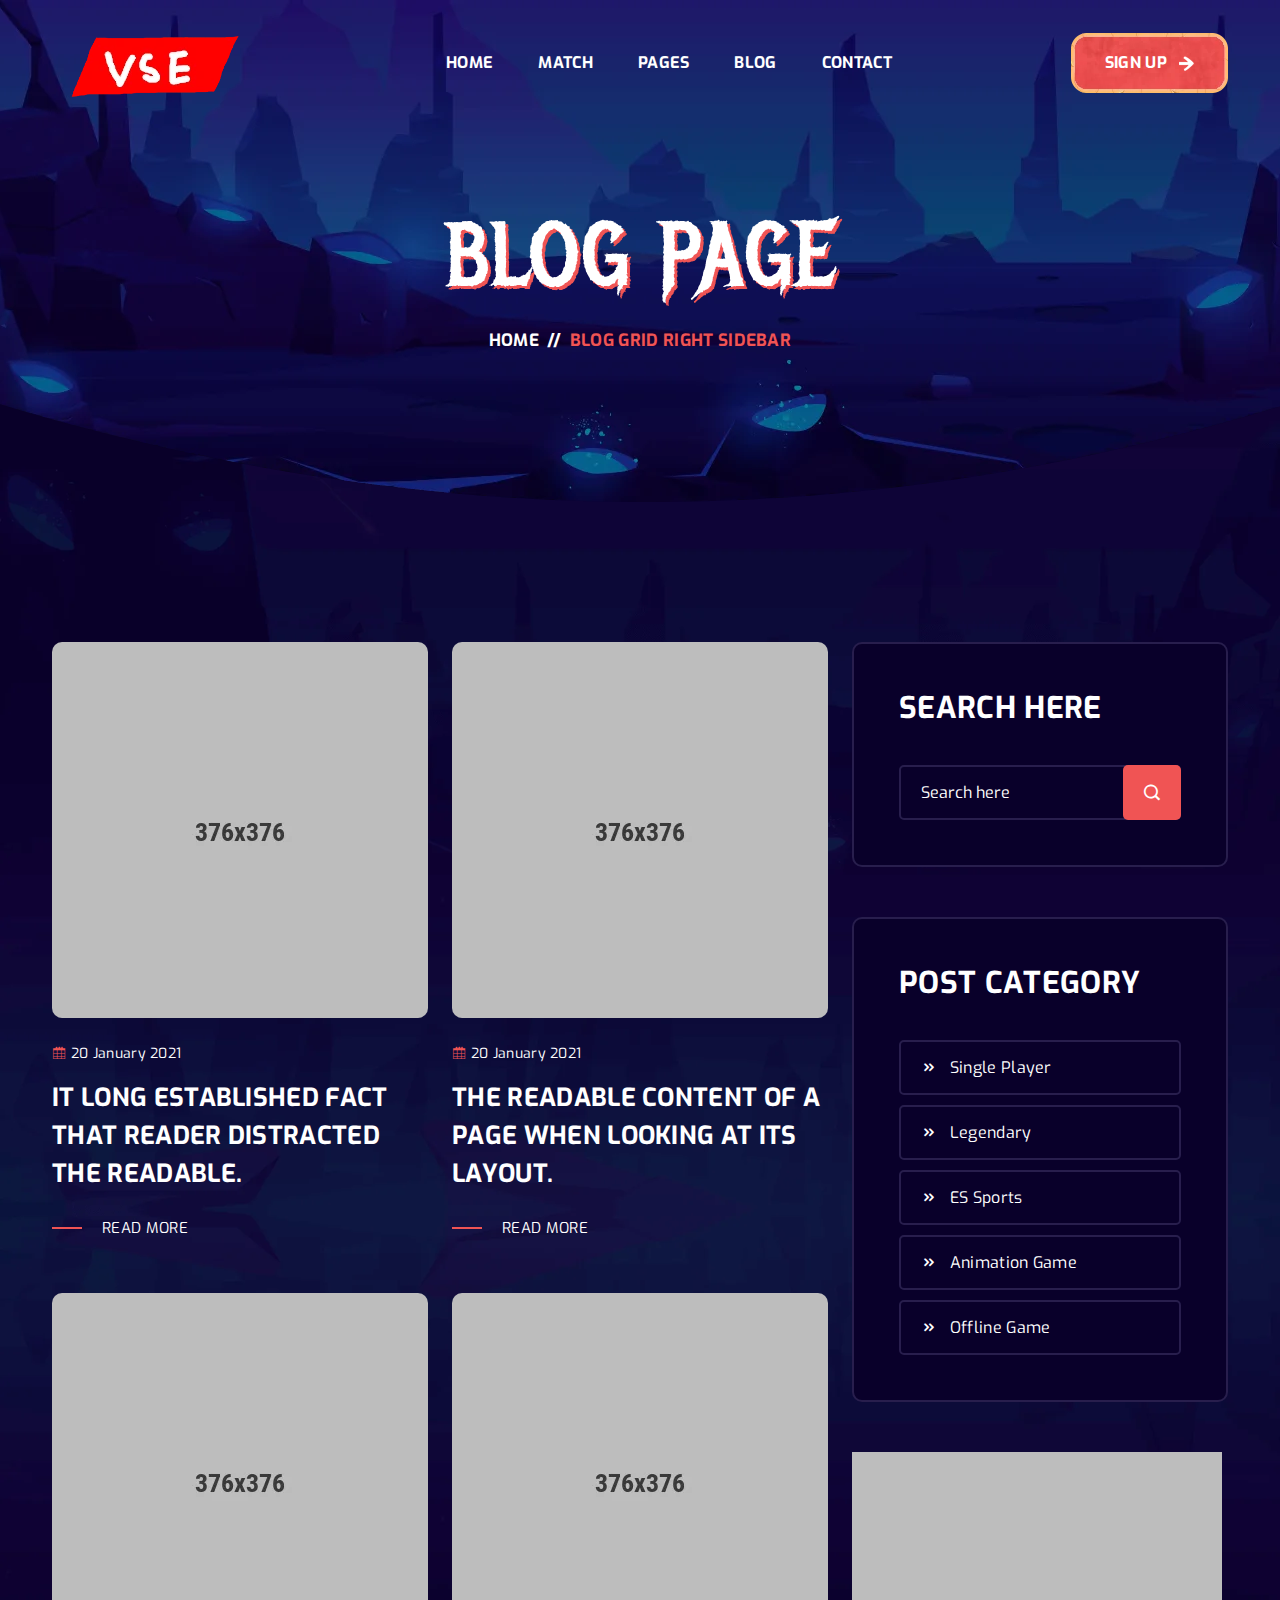
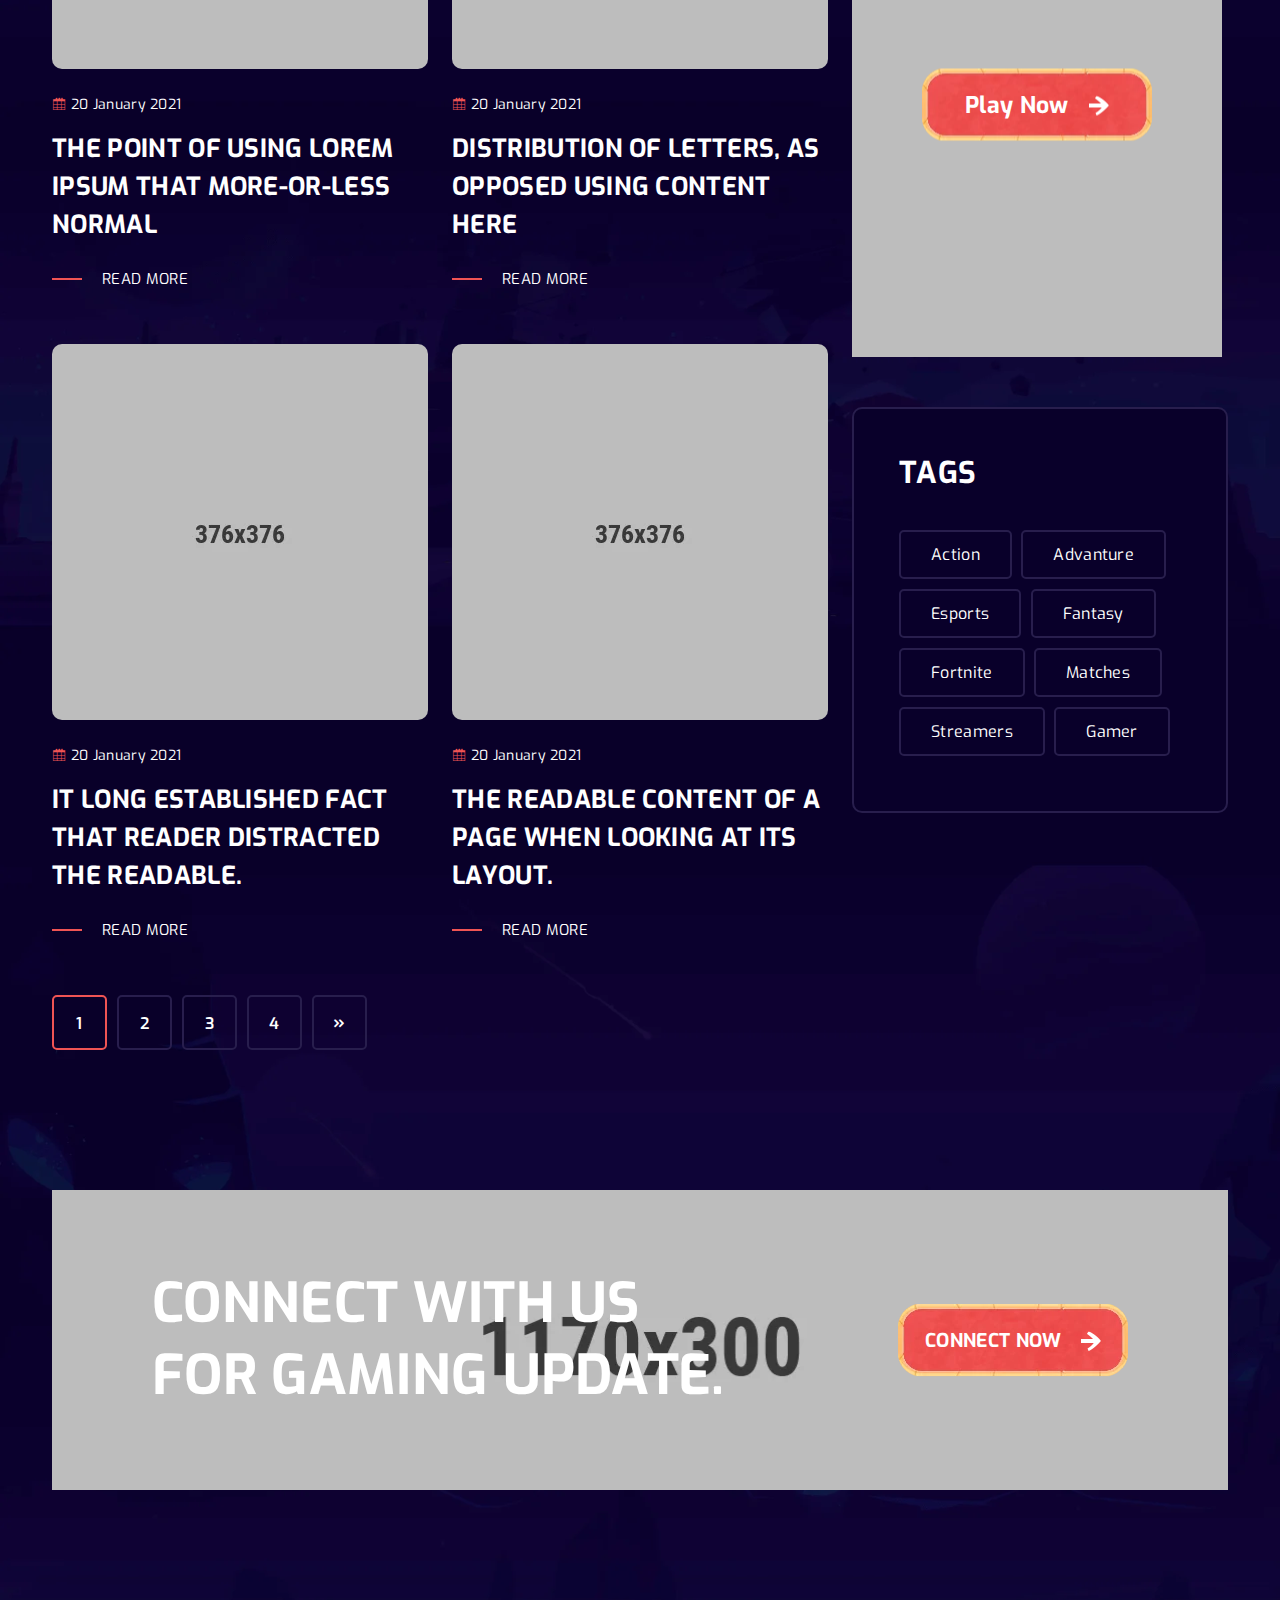
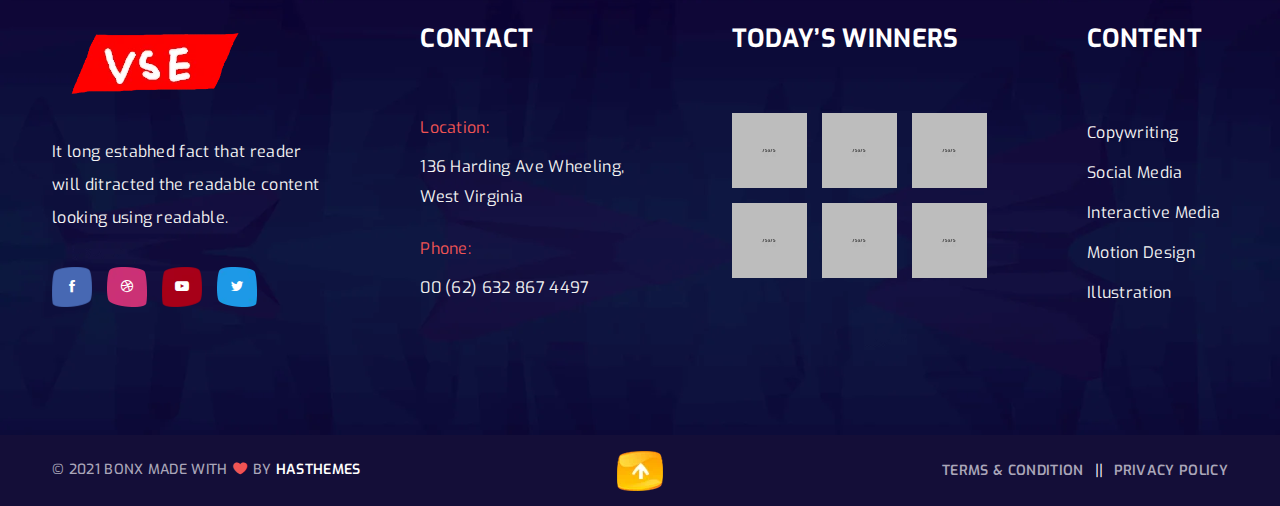
<file: blog-grid-right-sidebar.html>
<!doctype html>
<html class="no-js" lang="en">

<head>
    <meta charset="utf-8">
    <meta http-equiv="x-ua-compatible" content="ie=edge">
    <title>Bonx - Gaming Website Template HTML Version</title>
    <meta name="description" content="Bonx is a terrific esports website template with a slick and modern look.  It’s a robust gaming HTML template for bloggers and online gamers who want to share their enthusiasm for games on the internet."/>
    <meta name="keywords" content="	bootstrap, clean, esports, game, game portal, Game website, gamer, games, gaming, magazine, match, modern, online game, sport, sports">
    <meta name="author" content="Code Carnival">
    <meta name="viewport" content="width=device-width, initial-scale=1">
    
    <!-- Add site Favicon -->
    <link rel="shortcut icon" href="assets/img/favicon.ico" type="image/png">

    <!-- CSS 
    ========================= -->
    <link rel="preconnect" href="https://fonts.googleapis.com">
    <link rel="preconnect" href="https://fonts.gstatic.com" crossorigin>
    <link href="https://fonts.googleapis.com/css2?family=Exo:ital,wght@0,100;0,200;0,300;0,400;0,500;0,600;0,700;0,800;0,900;1,100;1,200;1,300;1,400;1,500;1,600;1,700;1,800;1,900&family=Metal+Mania&display=swap" rel="stylesheet">

    <link rel="stylesheet" href="assets/css/vendor/bootstrap.min.css">
    <link rel="stylesheet" href="assets/css/slick.css">
    <link rel="stylesheet" href="assets/css/icofont.min.css">
    <link rel="stylesheet" href="assets/css/animate.css">
    <link rel="stylesheet" href="assets/css/nice-select.css">
    <link rel="stylesheet" href="assets/css/magnific-popup.css">
    <!-- Main Style CSS -->
    <link rel="stylesheet" href="assets/css/style.css">
</head>

<body class="body__bg" data-bgimg="assets/img/bg/body-bg2.webp">
   
    <!--header area start-->
    <header class="header_section header_transparent sticky-header">
        <div class="container">
            <div class="row">
                <div class="col-12">
                    <div class="main_header d-flex justify-content-between align-items-center">
                        <div class="header_logo">
                            <a class="sticky_none" href="index.html"><img aria-label="logo" width="215" height="79" src="assets/img/logo/logo.webp" alt=""></a>
                        </div>
                        <!--main menu start-->
                        <div class="main_menu d-none d-lg-block"> 
                            <nav>  
                                <ul class="d-flex">
                                    <li><a href="index.html">Home</a></li> 
                                    <li><a href="match.html">Match</a>
                                        <ul class="sub_menu">
                                            <li><a href="match.html">Match Page</a></li>
                                            <li><a href="match-details.html">Match Details</a></li>
                                        </ul>
                                    </li>
                                    <li><a href="#">Pages</a>
                                        <ul class="sub_menu">
                                            <li><a href="about.html">About Us</a></li>
                                            <li><a href="all-game.html">All Game</a></li>
                                            <li><a href="game-details.html">Game Details</a></li>
                                            <li><a href="faq.html">Faq Page</a></li>
                                            <li><a href="players.html">Players</a></li>
                                            <li><a href="player-details.html">Player Details</a></li>
                                            <li><a href="registration.html">Sign Up</a></li>
                                            <li><a href="login.html">Login</a></li>
                                            <li><a href="404.html">Error 404</a></li>
                                        </ul>
                                    </li>
                                    <li><a href="blog-left-sidebar.html">blog</a>
                                        <ul class="sub_menu">
                                            <li><a href="blog-left-sidebar.html">Blog Left Sidebar</a></li>
                                            <li><a href="blog-right-sidebar.html">Blog Right Sidebar</a></li>
                                            <li><a href="blog-without-sidebar.html">Blog Without Sidebar</a></li>
                                             <li><a href="blog-grid-left-sidebar.html">Blog Grid Left Sidebar</a></li>
                                            <li><a href="blog-grid-right-sidebar.html">Blog Grid Right Sidebar</a></li>
                                            <li><a href="blog-grid-without-sidebar.html">Blog Grid Without Sidebar</a></li>
                                            <li><a href="blog-details-left-sidebar.html">Blog Details Left Sidebar</a></li>
                                            <li><a href="blog-details-right-sidebar.html">Blog Details Right Sidebar</a></li>
                                            <li><a href="blog-details.html">Blog Details</a></li>
                                        </ul>
                                    </li>
                                    <li><a href="contact.html">Contact</a></li>
                                </ul>  
                            </nav>
                        </div>
                        <!--main menu end-->
                        <div class="header_right_sidebar d-flex align-items-center">
                            <div class="sing_up_btn">
                                <a class="btn btn-link" href="registration.html">SIGN UP <img width="15" height="15" src="assets/img/icon/arrrow-icon2.webp" alt=""> </a>
                            </div>
                            <div class="canvas_open">
                                <button type="button" data-bs-toggle="offcanvas" data-bs-target="#offcanvasMenu"><i class="icofont-navigation-menu"></i></button>
                            </div>
                        </div>
                    </div>
                </div>
            </div>
        </div>
    </header>
    <!--header area end-->

    <!--offcanvas menu area start-->
    <div class="offcanvas offcanvas-start" tabindex="-1" id="offcanvasMenu">
        <div class="offcanvas-header justify-content-end">
            <button type="button" class="btn-close text-reset" data-bs-dismiss="offcanvas" aria-label="Close"></button>
        </div>
        <div class="offcanvas-body">
            <ul class="offcanvas_main_menu">
                <li class="menu-item-has-children active">
                    <a href="index.html">Home</a>
                </li>
                <li class="menu-item-has-children"><a href="#">Match</a>
                    <ul class="sub-menu">
                        <li><a href="match.html">Match Page</a></li>
                        <li><a href="match-details.html">Match Details</a></li>
                    </ul>
                </li>
                <li class="menu-item-has-children"><a href="#">Pages</a>
                    <ul class="sub-menu">
                        <li><a href="about.html">About Us</a></li>
                        <li><a href="all-game.html">All Game</a></li>
                        <li><a href="game-details.html">Game Details</a></li>
                        <li><a href="faq.html">Faq Page</a></li>
                        <li><a href="players.html">Players</a></li>
                        <li><a href="player-details.html">Player Details</a></li>
                                            <li><a href="registration.html">Sign Up</a></li>
                                            <li><a href="login.html">Login</a></li>
                        <li><a href="404.html">Error 404</a></li>
                    </ul>
                </li>
                <li class="menu-item-has-children">
                    <a href="#">blog</a>
                    <ul class="sub-menu">
                        <li><a href="blog-left-sidebar.html">Blog Left Sidebar</a></li>
                        <li><a href="blog-right-sidebar.html">Blog Right Sidebar</a></li>
                        <li><a href="blog-without-sidebar.html">Blog Without Sidebar</a></li>
                            <li><a href="blog-grid-left-sidebar.html">Blog Grid Left Sidebar</a></li>
                            <li><a href="blog-grid-right-sidebar.html">Blog Grid Right Sidebar</a></li>
                        <li><a href="blog-grid-without-sidebar.html">Blog Grid Without Sidebar</a></li>
                        <li><a href="blog-details-left-sidebar.html">Blog Details Left Sidebar</a></li>
                        <li><a href="blog-details-right-sidebar.html">Blog Details Right Sidebar</a></li>
                        <li><a href="blog-details.html">Blog Details</a></li>
                    </ul>
                </li>
                <li class="menu-item-has-children"><a href="contact.html">Contact Us</a></li>
            </ul>
        </div>
    </div>
    <!--offcanvas menu area end-->

    <!-- breadcrumbs area start -->
    <div class="breadcrumbs_aree breadcrumbs_bg mb-140" data-bgimg="assets/img/bg/breadcrumbs-bg.webp">
        <div class="container">
            <div class="row">
                <div class="col-12">
                    <div class="breadcrumbs_text text-center">
                        <h1>BLOG PAGE</h1>
                        <ul class="d-flex justify-content-center">
                            <li><a href="index.html">Home </a></li>
                            <li> <span>//</span></li>
                            <li>  Blog Grid Right Sidebar</li>
                        </ul>
                    </div>
                </div>
            </div>
        </div>
    </div>
    <!-- breadcrumbs area end -->

    <!-- page wrapper start -->
    <div class="page_wrapper">

        <!-- blog page section start -->
        <section class="blog_page_section mb-140">
                <div class="container">
                    <div class="row flex-column-reverse flex-lg-row-reverse">
                        <div class="col-lg-4">
                            <div class="blog_sidebar blog_widget">
                                <div class="blog_widget_list mb-50">
                                    <h3>Search Here</h3>
                                    <div class="widget_search">
                                        <form action="#">
                                            <input placeholder="Search here" type="text">
                                            <button type="submit"><i class="icofont-search-1"></i></button>
                                        </form>
                                    </div>
                                </div>
                                <div class="blog_widget_list mb-50">
                                    <h3>POST CATEGORY</h3>
                                    <div class="widget_category blog_widget_category">
                                        <ul>
                                            <li><a href="#"><i class="icofont-rounded-double-right"></i> Single Player </a></li>
                                            <li><a href="#"><i class="icofont-rounded-double-right"></i> Legendary </a></li>
                                            <li><a href="#"><i class="icofont-rounded-double-right"></i> ES Sports </a></li>
                                            <li><a href="#"><i class="icofont-rounded-double-right"></i> Animation Game </a></li>
                                            <li><a href="#"><i class="icofont-rounded-double-right"></i> Offline Game </a></li>
                                        </ul>
                                    </div>
                                </div>
                                <div class="blog_widget_thumb mb-50">
                                    <img width="370" height="505" src="assets/img/blog/blog-sidebar-thumb.webp" alt="">
                                    <div class="widget_play_btn">
                                        <a class="btn btn-link" href="all-game.html">Play Now <img width="20" height="20" src="assets/img/icon/arrrow-icon.webp" alt=""> </a>
                                    </div>
                                </div>
                                <div class="blog_widget_list tags">
                                    <h3>Tags</h3>
                                    <div class="widget_tags">
                                        <ul>
                                            <li><a href="#">Action</a></li>
                                            <li><a href="#">Advanture</a></li>
                                            <li><a href="#"> Esports</a></li>
                                            <li><a href="#">Fantasy</a></li>
                                            <li><a href="#">Fortnite</a></li>
                                            <li><a href="#">Matches</a></li>
                                            <li><a href="#">Streamers</a></li>
                                            <li><a href="#">Gamer</a></li>
                                        </ul>
                                    </div>
                                </div>
                            </div>
                        </div>
                        <div class="col-lg-8">
                            <div class="blog_page_wrapper">
                                <div class="blog_page_inner">
                                    <div class="row">
                                        <div class="col-sm-6 col-12 mb-50">
                                            <div class="single_blog_grid d-flex flex-column">
                                                <div class="blog_thumb">
                                                    <a href="blog-details.html"><img width="376" height="376" src="assets/img/blog/blog-grid-1.webp" alt=""></a>
                                                </div>
                                                <div class="blog_content">
                                                    <div class="blog_date">
                                                        <span><i class="icofont-calendar"></i>  20 January 2021</span>
                                                    </div>
                                                    <h3><a href="blog-details.html">It long established fact that reader
                                                        distracted the readable.</a></h3>
                                                    <a href="blog-details.html">READ MORE</a>
                                                </div>
                                            </div>
                                        </div>
                                        <div class="col-sm-6 col-12 mb-50">
                                            <div class="single_blog_grid d-flex flex-column">
                                                <div class="blog_thumb">
                                                    <a href="blog-details.html"><img width="376" height="376" src="assets/img/blog/blog-grid-2.webp" alt=""></a>
                                                </div>
                                                <div class="blog_content">
                                                    <div class="blog_date">
                                                        <span><i class="icofont-calendar"></i>  20 January 2021</span>
                                                    </div>
                                                    <h3><a href="blog-details.html">THE READABLE CONTENT OF A PAGE WHEN LOOKING AT ITS LAYOUT.</a></h3>
                                                    <a href="blog-details.html">READ MORE</a>
                                                </div>
                                            </div>
                                        </div>
                                        <div class="col-sm-6 col-12 mb-50">
                                            <div class="single_blog_grid d-flex flex-column">
                                                <div class="blog_thumb">
                                                    <a href="blog-details.html"><img width="376" height="376" src="assets/img/blog/blog-grid-3.webp" alt=""></a>
                                                </div>
                                                <div class="blog_content">
                                                    <div class="blog_date">
                                                        <span><i class="icofont-calendar"></i>  20 January 2021</span>
                                                    </div>
                                                    <h3><a href="blog-details.html">THE POINT OF USING LOREM IPSUM THAT MORE-OR-LESS NORMAL</a></h3>
                                                    <a href="blog-details.html">READ MORE</a>
                                                </div>
                                            </div>
                                        </div>
                                        <div class="col-sm-6 col-12 mb-50">
                                            <div class="single_blog_grid d-flex flex-column">
                                                <div class="blog_thumb">
                                                    <a href="blog-details.html"><img width="376" height="376" src="assets/img/blog/blog-grid-4.webp" alt=""></a>
                                                </div>
                                                <div class="blog_content">
                                                    <div class="blog_date">
                                                        <span><i class="icofont-calendar"></i>  20 January 2021</span>
                                                    </div>
                                                    <h3><a href="blog-details.html">DISTRIBUTION OF LETTERS, AS OPPOSED USING CONTENT HERE</a></h3>
                                                    <a href="blog-details.html">READ MORE</a>
                                                </div>
                                            </div>
                                        </div>
                                        <div class="col-sm-6 col-12 mb-50">
                                            <div class="single_blog_grid d-flex flex-column">
                                                <div class="blog_thumb">
                                                    <a href="blog-details.html"><img width="376" height="376" src="assets/img/blog/blog-grid-5.webp" alt=""></a>
                                                </div>
                                                <div class="blog_content">
                                                    <div class="blog_date">
                                                        <span><i class="icofont-calendar"></i>  20 January 2021</span>
                                                    </div>
                                                    <h3><a href="blog-details.html">IT LONG ESTABLISHED FACT THAT READER DISTRACTED THE READABLE.</a></h3>
                                                    <a href="blog-details.html">READ MORE</a>
                                                </div>
                                            </div>
                                        </div>
                                        <div class="col-sm-6 col-12 mb-50">
                                            <div class="single_blog_grid d-flex flex-column">
                                                <div class="blog_thumb">
                                                    <a href="blog-details.html"><img width="376" height="376" src="assets/img/blog/blog-grid-6.webp" alt=""></a>
                                                </div>
                                                <div class="blog_content">
                                                    <div class="blog_date">
                                                        <span><i class="icofont-calendar"></i>  20 January 2021</span>
                                                    </div>
                                                    <h3><a href="blog-details.html">THE READABLE CONTENT OF A PAGE WHEN LOOKING AT ITS LAYOUT.</a></h3>
                                                    <a href="blog-details.html">READ MORE</a>
                                                </div>
                                            </div>
                                        </div>
                                    </div>
                                </div>
                                <div class="pagination pagination_pages">
                                    <ul>
                                        <li class="current"><span>1</span></li>
                                        <li><a href="#">2</a></li>
                                        <li><a href="#">3</a></li>
                                        <li><a href="#">4</a></li>
                                        <li class="next"><a href="#"><i class="icofont-rounded-double-right"></i></a></li>
                                    </ul>
                                </div>
                            </div>
                        </div>
                    </div>
                </div>
        </section>
        <!-- blog page section end -->

        <!-- gaming update section start -->
        <section class="gaming_update_section">
            <div class="container">
                <div class="row">
                    <div class="col-12">
                        <div class="gaming_update_inner d-flex justify-content-between align-items-center" data-bgimg="assets/img/bg/gaming-update.webp">
                            <div class="gaming_update_text">
                                <h2>Connect with us <br>
                                    for gamING update.</h2>
                            </div>
                            <div class="gaming_update_btn">
                                <a class="btn btn-link" href="contact.html">CONNECT NOW <img width="20" height="20" src="assets/img/icon/arrrow-icon.webp" alt=""> </a>
                            </div>
                        </div>
                    </div>
                </div>
            </div>
        </section>
        <!-- gaming update section end -->

    </div>
    <!-- page wrapper end -->

    <!--footer area start-->
    <footer class="footer_widgets">
        <div class="main_footer">
            <div class="container">
                <div class="row">
                    <div class="col-12">
                        <div class="main_footer_inner d-flex">
                            <div class="footer_widget_list">
                                <div class="footer_logo">
                                    <a href="#"><img aria-label="logo" width="215" height="79" src="assets/img/logo/logo.webp" alt=""></a>
                                </div>
                                <div class="footer_contact_desc">
                                    <p>It long estabhed fact that reader
                                        will ditracted the readable content
                                        looking using readable.</p>
                                </div>
                                <div class="footer_social">
                                    <ul class="d-flex">
                                        <li><a aria-label="facebook" class="facebook" href="https://www.facebook.com"><i class="icofont-facebook"></i></a></li>
                                        <li><a aria-label="dribble" class="dribbble" href="https://dribbble.com"><i class="icofont-dribbble"></i></a></li>
                                        <li><a aria-label="youtube" class="youtube" href="https://www.youtube.com"><i class="icofont-youtube-play"></i></a></li>
                                        <li><a aria-label="twitter" class="twitter" href="https://twitter.com"><i class="icofont-twitter"></i></a></li>
                                    </ul>
                                </div>
                            </div>
                            <div class="footer_widget_list contact">
                                <h3>Contact</h3>
                                <div class="footer_contact_info">
                                    <div class="footer_contact_info_list">
                                        <span>Location:</span>
                                        <p>136 Harding Ave
                                            Wheeling, West Virginia</p>
                                    </div>
                                    <div class="footer_contact_info_list">
                                        <span>Phone:</span>
                                        <p><a href="#">00 (62) 632 867 4497</a></p>
                                    </div>
                                </div>
                            </div>
                            <div class="footer_widget_list">
                                <h3>today’s winners</h3>
                                <div class="footer_winners_gallery">
                                    <div class="footer_winners_list d-flex">
                                        <div class="footer_winners_thumb">
                                            <a href="game-details.html"><img aria-label="game-team" width="75" height="75" src="assets/img/others/winners1.webp" alt=""></a>
                                        </div>
                                        <div class="footer_winners_thumb">
                                            <a href="game-details.html"><img aria-label="game-team" width="75" height="75" src="assets/img/others/winners2.webp" alt=""></a>
                                        </div>
                                        <div class="footer_winners_thumb">
                                            <a href="game-details.html"><img aria-label="game-team" width="75" height="75" src="assets/img/others/winners3.webp" alt=""></a>
                                        </div>
                                    </div>
                                    <div class="footer_winners_list d-flex">
                                        <div class="footer_winners_thumb">
                                            <a href="game-details.html"><img aria-label="game-team" width="75" height="75" src="assets/img/others/winners4.webp" alt=""></a>
                                        </div>
                                        <div class="footer_winners_thumb">
                                            <a href="game-details.html"><img aria-label="game-team" width="75" height="75" src="assets/img/others/winners5.webp" alt=""></a>
                                        </div>
                                        <div class="footer_winners_thumb">
                                            <a href="game-details.html"><img aria-label="game-team" width="75" height="75" src="assets/img/others/winners6.webp" alt=""></a>
                                        </div>
                                    </div>
                                </div>
                            </div>
                            <div class="footer_widget_list footer_list_menu">
                                <h3>Content</h3>
                                <div class="footer_menu">
                                    <ul>
                                        <li><a href="about.html"> Copywriting</a></li>
                                        <li><a href="about.html">Social Media</a></li>
                                        <li><a href="about.html">Interactive Media</a></li>
                                        <li><a href="about.html">Motion Design</a></li>
                                        <li><a href="about.html">Illustration</a></li>
                                    </ul>
                                </div>
                            </div>
                        </div>
                    </div> 
                </div>
            </div>
        </div>
        <div class="footer_bottom">
            <div class="container">
                <div class="row">
                    <div class="col-12">
                        <div class="footer_bottom_inner d-flex justify-content-between">
                            <div class="copyright_right">
                                <p> © 2021  BONX  Made with  <i class="icofont-heart"></i>  by <a href="https://hasthemes.com">HasThemes</a></p>
                            </div>
                            <div class="footer_bottom_link_menu">
                                <ul class="d-flex">
                                    <li><a href="about.html">Terms & Condition  </a></li>
                                    <li><a href="about.html">Privacy Policy  </a></li>
                                </ul>
                            </div>

                            <div class="scroll__top_icon">
                                <a id="scroll-top" href="#"><img aria-label="scroll-top" width="46" height="40" src="assets/img/icon/scroll-top.webp" alt=""></a>
                            </div>
                        </div>
                    </div>
                </div>
            </div>
        </div>
    </footer>
    <!--footer area end-->

   
<!-- JS
============================================ -->
<!--modernizr min js here-->
<script src="assets/js/vendor/modernizr-3.7.1.min.js"></script>

<!-- Vendor JS -->
<script src="assets/js/vendor/jquery-3.6.0.min.js"></script>
<script src="assets/js/vendor/jquery-migrate-3.3.2.min.js"></script>
<script src="assets/js/vendor/popper.js"></script>
<script src="assets/js/vendor/bootstrap.min.js"></script>
<script src="assets/js/slick.min.js"></script>
<script src="assets/js/wow.min.js"></script>
<script src="assets/js/jquery.nice-select.js"></script>
<script src="assets/js/jquery.magnific-popup.min.js"></script>
<script src="assets/js/jquery.counterup.min.js"></script>
<script src="assets/js/jquery-waypoints.js"></script>

<!-- Main JS -->
<script src="assets/js/main.js"></script>



</body>

</html>
</file>
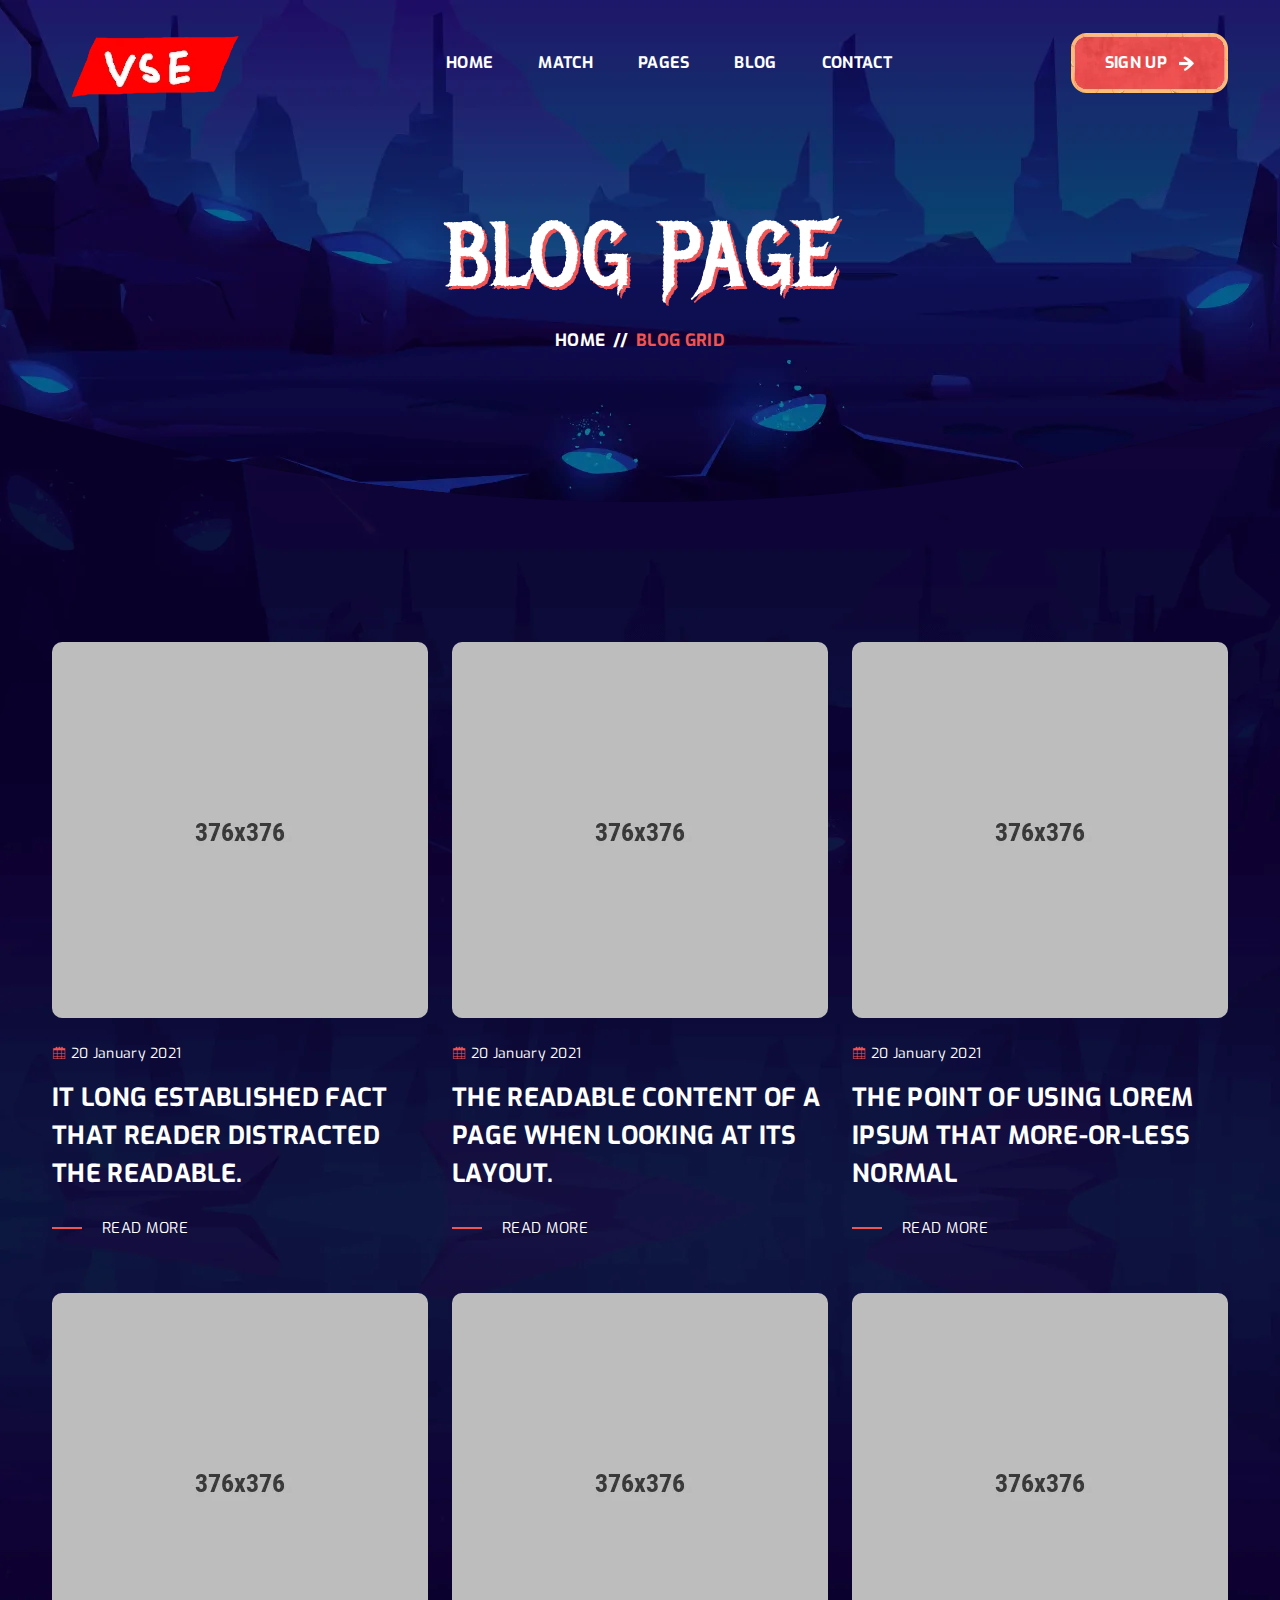
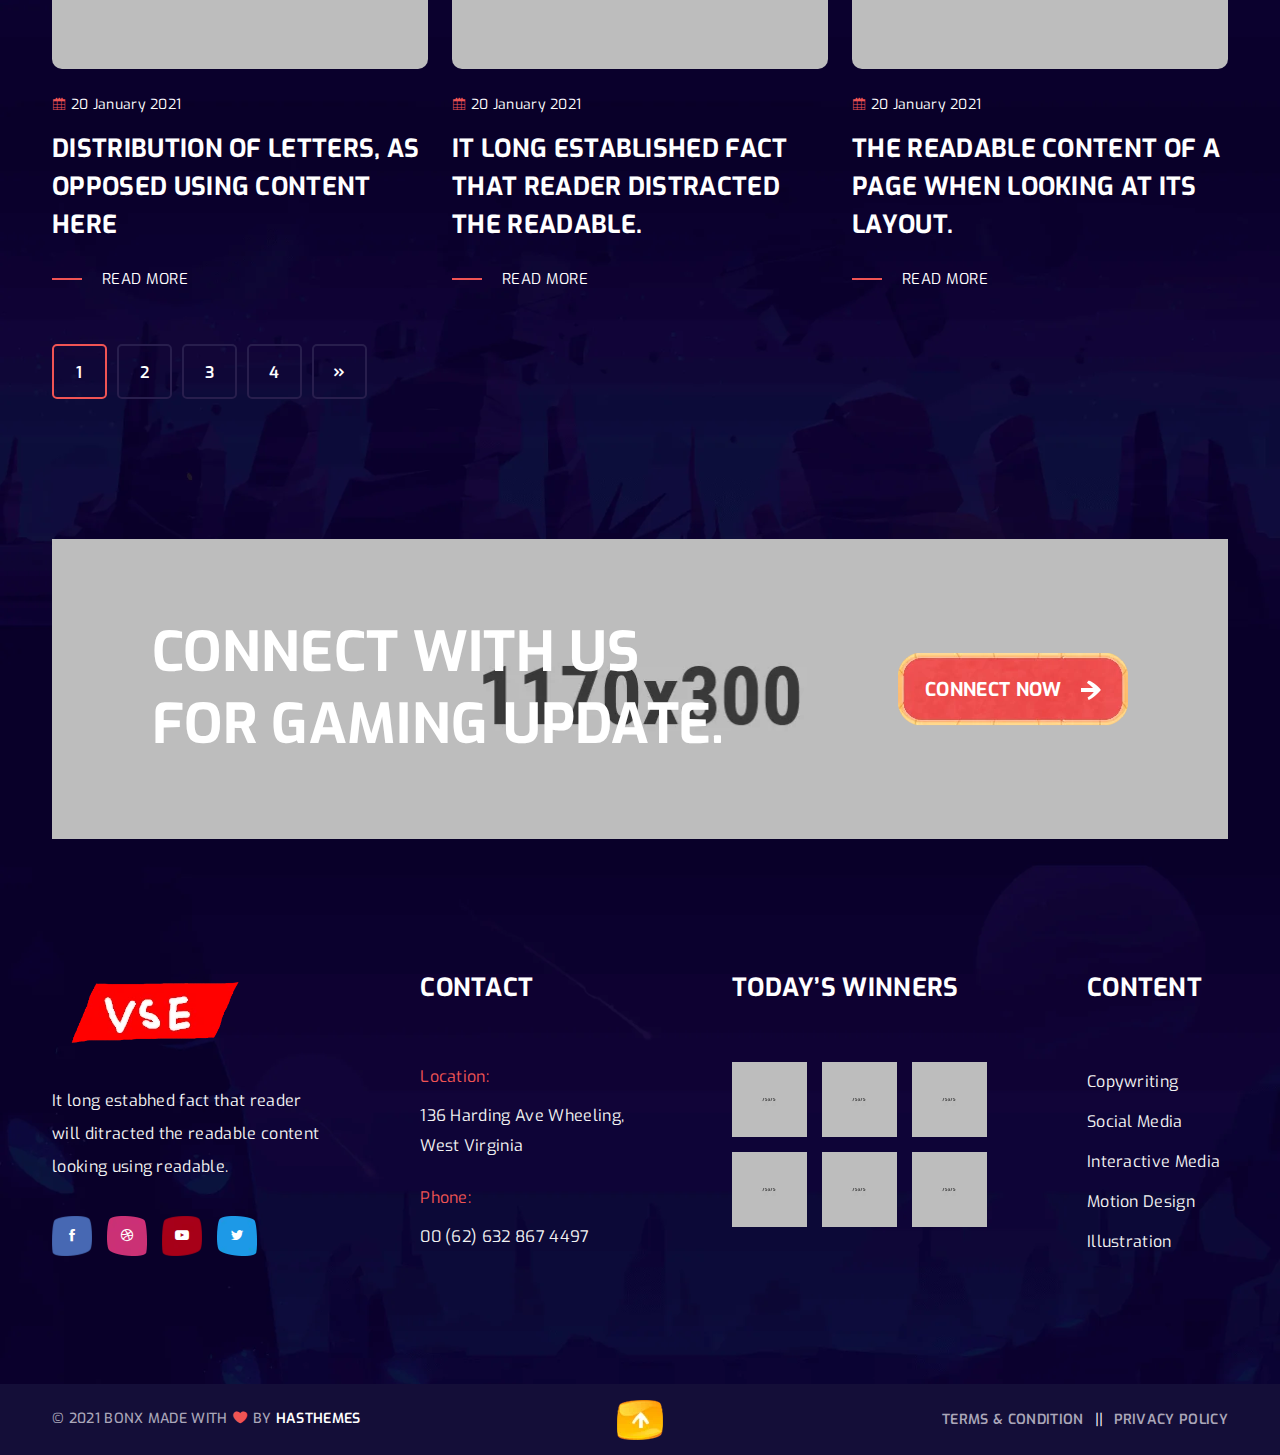
<file: blog-grid-without-sidebar.html>
<!doctype html>
<html class="no-js" lang="en">

<head>
    <meta charset="utf-8">
    <meta http-equiv="x-ua-compatible" content="ie=edge">
    <title>Bonx - Gaming Website Template HTML Version</title>
    <meta name="description" content="Bonx is a terrific esports website template with a slick and modern look.  It’s a robust gaming HTML template for bloggers and online gamers who want to share their enthusiasm for games on the internet."/>
    <meta name="keywords" content="	bootstrap, clean, esports, game, game portal, Game website, gamer, games, gaming, magazine, match, modern, online game, sport, sports">
    <meta name="author" content="Code Carnival">
    <meta name="viewport" content="width=device-width, initial-scale=1">
    
    <!-- Add site Favicon -->
    <link rel="shortcut icon" href="assets/img/favicon.ico" type="image/png">

    <!-- CSS 
    ========================= -->
    <link rel="preconnect" href="https://fonts.googleapis.com">
    <link rel="preconnect" href="https://fonts.gstatic.com" crossorigin>
    <link href="https://fonts.googleapis.com/css2?family=Exo:ital,wght@0,100;0,200;0,300;0,400;0,500;0,600;0,700;0,800;0,900;1,100;1,200;1,300;1,400;1,500;1,600;1,700;1,800;1,900&family=Metal+Mania&display=swap" rel="stylesheet">

    <link rel="stylesheet" href="assets/css/vendor/bootstrap.min.css">
    <link rel="stylesheet" href="assets/css/slick.css">
    <link rel="stylesheet" href="assets/css/icofont.min.css">
    <link rel="stylesheet" href="assets/css/animate.css">
    <link rel="stylesheet" href="assets/css/nice-select.css">
    <link rel="stylesheet" href="assets/css/magnific-popup.css">
    <!-- Main Style CSS -->
    <link rel="stylesheet" href="assets/css/style.css">
</head>

<body class="body__bg" data-bgimg="assets/img/bg/body-bg2.webp">
   
    <!--header area start-->
    <header class="header_section header_transparent sticky-header">
        <div class="container">
            <div class="row">
                <div class="col-12">
                    <div class="main_header d-flex justify-content-between align-items-center">
                        <div class="header_logo">
                            <a class="sticky_none" href="index.html"><img aria-label="logo" width="215" height="79" src="assets/img/logo/logo.webp" alt=""></a>
                        </div>
                        <!--main menu start-->
                        <div class="main_menu d-none d-lg-block"> 
                            <nav>  
                                <ul class="d-flex">
                                    <li><a href="index.html">Home</a></li> 
                                    <li><a href="match.html">Match</a>
                                        <ul class="sub_menu">
                                            <li><a href="match.html">Match Page</a></li>
                                            <li><a href="match-details.html">Match Details</a></li>
                                        </ul>
                                    </li>
                                    <li><a href="#">Pages</a>
                                        <ul class="sub_menu">
                                            <li><a href="about.html">About Us</a></li>
                                            <li><a href="all-game.html">All Game</a></li>
                                            <li><a href="game-details.html">Game Details</a></li>
                                            <li><a href="faq.html">Faq Page</a></li>
                                            <li><a href="players.html">Players</a></li>
                                            <li><a href="player-details.html">Player Details</a></li>
                                            <li><a href="registration.html">Sign Up</a></li>
                                            <li><a href="login.html">Login</a></li>
                                            <li><a href="404.html">Error 404</a></li>
                                        </ul>
                                    </li>
                                    <li><a href="blog-left-sidebar.html">blog</a>
                                        <ul class="sub_menu">
                                            <li><a href="blog-left-sidebar.html">Blog Left Sidebar</a></li>
                                            <li><a href="blog-right-sidebar.html">Blog Right Sidebar</a></li>
                                            <li><a href="blog-without-sidebar.html">Blog Without Sidebar</a></li>
                                             <li><a href="blog-grid-left-sidebar.html">Blog Grid Left Sidebar</a></li>
                                            <li><a href="blog-grid-right-sidebar.html">Blog Grid Right Sidebar</a></li>
                                            <li><a href="blog-grid-without-sidebar.html">Blog Grid Without Sidebar</a></li>
                                            <li><a href="blog-details-left-sidebar.html">Blog Details Left Sidebar</a></li>
                                            <li><a href="blog-details-right-sidebar.html">Blog Details Right Sidebar</a></li>
                                            <li><a href="blog-details.html">Blog Details</a></li>
                                        </ul>
                                    </li>
                                    <li><a href="contact.html">Contact</a></li>
                                </ul>  
                            </nav>
                        </div>
                        <!--main menu end-->
                        <div class="header_right_sidebar d-flex align-items-center">
                            <div class="sing_up_btn">
                                <a class="btn btn-link" href="registration.html">SIGN UP <img width="15" height="15" src="assets/img/icon/arrrow-icon2.webp" alt=""> </a>
                            </div>
                            <div class="canvas_open">
                                <button type="button" data-bs-toggle="offcanvas" data-bs-target="#offcanvasMenu"><i class="icofont-navigation-menu"></i></button>
                            </div>
                        </div>
                    </div>
                </div>
            </div>
        </div>
    </header>
    <!--header area end-->

    <!--offcanvas menu area start-->
    <div class="offcanvas offcanvas-start" tabindex="-1" id="offcanvasMenu">
        <div class="offcanvas-header justify-content-end">
            <button type="button" class="btn-close text-reset" data-bs-dismiss="offcanvas" aria-label="Close"></button>
        </div>
        <div class="offcanvas-body">
            <ul class="offcanvas_main_menu">
                <li class="menu-item-has-children active">
                    <a href="index.html">Home</a>
                </li>
                <li class="menu-item-has-children"><a href="#">Match</a>
                    <ul class="sub-menu">
                        <li><a href="match.html">Match Page</a></li>
                        <li><a href="match-details.html">Match Details</a></li>
                    </ul>
                </li>
                <li class="menu-item-has-children"><a href="#">Pages</a>
                    <ul class="sub-menu">
                        <li><a href="about.html">About Us</a></li>
                        <li><a href="all-game.html">All Game</a></li>
                        <li><a href="game-details.html">Game Details</a></li>
                        <li><a href="faq.html">Faq Page</a></li>
                        <li><a href="players.html">Players</a></li>
                        <li><a href="player-details.html">Player Details</a></li>
                                            <li><a href="registration.html">Sign Up</a></li>
                                            <li><a href="login.html">Login</a></li>
                        <li><a href="404.html">Error 404</a></li>
                    </ul>
                </li>
                <li class="menu-item-has-children">
                    <a href="#">blog</a>
                    <ul class="sub-menu">
                        <li><a href="blog-left-sidebar.html">Blog Left Sidebar</a></li>
                        <li><a href="blog-right-sidebar.html">Blog Right Sidebar</a></li>
                        <li><a href="blog-without-sidebar.html">Blog Without Sidebar</a></li>
                            <li><a href="blog-grid-left-sidebar.html">Blog Grid Left Sidebar</a></li>
                            <li><a href="blog-grid-right-sidebar.html">Blog Grid Right Sidebar</a></li>
                        <li><a href="blog-grid-without-sidebar.html">Blog Grid Without Sidebar</a></li>
                        <li><a href="blog-details-left-sidebar.html">Blog Details Left Sidebar</a></li>
                        <li><a href="blog-details-right-sidebar.html">Blog Details Right Sidebar</a></li>
                        <li><a href="blog-details.html">Blog Details</a></li>
                    </ul>
                </li>
                <li class="menu-item-has-children"><a href="contact.html">Contact Us</a></li>
            </ul>
        </div>
    </div>
    <!--offcanvas menu area end-->

    <!-- breadcrumbs area start -->
    <div class="breadcrumbs_aree breadcrumbs_bg mb-140" data-bgimg="assets/img/bg/breadcrumbs-bg.webp">
        <div class="container">
            <div class="row">
                <div class="col-12">
                    <div class="breadcrumbs_text text-center">
                        <h1>BLOG PAGE</h1>
                        <ul class="d-flex justify-content-center">
                            <li><a href="index.html">Home </a></li>
                            <li> <span>//</span></li>
                            <li>  Blog Grid </li>
                        </ul>
                    </div>
                </div>
            </div>
        </div>
    </div>
    <!-- breadcrumbs area end -->

    <!-- page wrapper start -->
    <div class="page_wrapper">

        <!-- blog page section start -->
        <section class="blog_page_section mb-140">
                <div class="container">
                    <div class="row">
                        <div class="col-12">
                            <div class="blog_page_wrapper">
                                <div class="blog_page_inner">
                                    <div class="row">
                                        <div class="col-lg-4 col-sm-6 col-12 mb-50">
                                            <div class="single_blog_grid d-flex flex-column">
                                                <div class="blog_thumb">
                                                    <a href="blog-details.html"><img width="376" height="376" src="assets/img/blog/blog-grid-1.webp" alt=""></a>
                                                </div>
                                                <div class="blog_content">
                                                    <div class="blog_date">
                                                        <span><i class="icofont-calendar"></i>  20 January 2021</span>
                                                    </div>
                                                    <h3><a href="blog-details.html">It long established fact that reader
                                                        distracted the readable.</a></h3>
                                                    <a href="blog-details.html">READ MORE</a>
                                                </div>
                                            </div>
                                        </div>
                                        <div class="col-lg-4 col-sm-6 col-12 mb-50">
                                            <div class="single_blog_grid d-flex flex-column">
                                                <div class="blog_thumb">
                                                    <a href="blog-details.html"><img width="376" height="376" src="assets/img/blog/blog-grid-2.webp" alt=""></a>
                                                </div>
                                                <div class="blog_content">
                                                    <div class="blog_date">
                                                        <span><i class="icofont-calendar"></i>  20 January 2021</span>
                                                    </div>
                                                    <h3><a href="blog-details.html">THE READABLE CONTENT OF A PAGE WHEN LOOKING AT ITS LAYOUT.</a></h3>
                                                    <a href="blog-details.html">READ MORE</a>
                                                </div>
                                            </div>
                                        </div>
                                        <div class="col-lg-4 col-sm-6 col-12 mb-50">
                                            <div class="single_blog_grid d-flex flex-column">
                                                <div class="blog_thumb">
                                                    <a href="blog-details.html"><img width="376" height="376" src="assets/img/blog/blog-grid-3.webp" alt=""></a>
                                                </div>
                                                <div class="blog_content">
                                                    <div class="blog_date">
                                                        <span><i class="icofont-calendar"></i>  20 January 2021</span>
                                                    </div>
                                                    <h3><a href="blog-details.html">THE POINT OF USING LOREM IPSUM THAT MORE-OR-LESS NORMAL</a></h3>
                                                    <a href="blog-details.html">READ MORE</a>
                                                </div>
                                            </div>
                                        </div>
                                        <div class="col-lg-4 col-sm-6 col-12 mb-50">
                                            <div class="single_blog_grid d-flex flex-column">
                                                <div class="blog_thumb">
                                                    <a href="blog-details.html"><img width="376" height="376" src="assets/img/blog/blog-grid-4.webp" alt=""></a>
                                                </div>
                                                <div class="blog_content">
                                                    <div class="blog_date">
                                                        <span><i class="icofont-calendar"></i>  20 January 2021</span>
                                                    </div>
                                                    <h3><a href="blog-details.html">DISTRIBUTION OF LETTERS, AS OPPOSED USING CONTENT HERE</a></h3>
                                                    <a href="blog-details.html">READ MORE</a>
                                                </div>
                                            </div>
                                        </div>
                                        <div class="col-lg-4 col-sm-6 col-12 mb-50">
                                            <div class="single_blog_grid d-flex flex-column">
                                                <div class="blog_thumb">
                                                    <a href="blog-details.html"><img width="376" height="376" src="assets/img/blog/blog-grid-5.webp" alt=""></a>
                                                </div>
                                                <div class="blog_content">
                                                    <div class="blog_date">
                                                        <span><i class="icofont-calendar"></i>  20 January 2021</span>
                                                    </div>
                                                    <h3><a href="blog-details.html">IT LONG ESTABLISHED FACT THAT READER DISTRACTED THE READABLE.</a></h3>
                                                    <a href="blog-details.html">READ MORE</a>
                                                </div>
                                            </div>
                                        </div>
                                        <div class="col-lg-4 col-sm-6 col-12 mb-50">
                                            <div class="single_blog_grid d-flex flex-column">
                                                <div class="blog_thumb">
                                                    <a href="blog-details.html"><img width="376" height="376" src="assets/img/blog/blog-grid-6.webp" alt=""></a>
                                                </div>
                                                <div class="blog_content">
                                                    <div class="blog_date">
                                                        <span><i class="icofont-calendar"></i>  20 January 2021</span>
                                                    </div>
                                                    <h3><a href="blog-details.html">THE READABLE CONTENT OF A PAGE WHEN LOOKING AT ITS LAYOUT.</a></h3>
                                                    <a href="blog-details.html">READ MORE</a>
                                                </div>
                                            </div>
                                        </div>
                                    </div>
                                </div>
                                <div class="pagination pagination_pages">
                                    <ul>
                                        <li class="current"><span>1</span></li>
                                        <li><a href="#">2</a></li>
                                        <li><a href="#">3</a></li>
                                        <li><a href="#">4</a></li>
                                        <li class="next"><a href="#"><i class="icofont-rounded-double-right"></i></a></li>
                                    </ul>
                                </div>
                            </div>
                        </div>
                    </div>
                </div>
        </section>
        <!-- blog page section end -->

        <!-- gaming update section start -->
        <section class="gaming_update_section">
            <div class="container">
                <div class="row">
                    <div class="col-12">
                        <div class="gaming_update_inner d-flex justify-content-between align-items-center" data-bgimg="assets/img/bg/gaming-update.webp">
                            <div class="gaming_update_text">
                                <h2>Connect with us <br>
                                    for gamING update.</h2>
                            </div>
                            <div class="gaming_update_btn">
                                <a class="btn btn-link" href="contact.html">CONNECT NOW <img width="20" height="20" src="assets/img/icon/arrrow-icon.webp" alt=""> </a>
                            </div>
                        </div>
                    </div>
                </div>
            </div>
        </section>
        <!-- gaming update section end -->

    </div>
    <!-- page wrapper end -->

    <!--footer area start-->
    <footer class="footer_widgets">
        <div class="main_footer">
            <div class="container">
                <div class="row">
                    <div class="col-12">
                        <div class="main_footer_inner d-flex">
                            <div class="footer_widget_list">
                                <div class="footer_logo">
                                    <a href="#"><img aria-label="logo" width="215" height="79" src="assets/img/logo/logo.webp" alt=""></a>
                                </div>
                                <div class="footer_contact_desc">
                                    <p>It long estabhed fact that reader
                                        will ditracted the readable content
                                        looking using readable.</p>
                                </div>
                                <div class="footer_social">
                                    <ul class="d-flex">
                                        <li><a aria-label="facebook" class="facebook" href="https://www.facebook.com"><i class="icofont-facebook"></i></a></li>
                                        <li><a aria-label="dribble" class="dribbble" href="https://dribbble.com"><i class="icofont-dribbble"></i></a></li>
                                        <li><a aria-label="youtube" class="youtube" href="https://www.youtube.com"><i class="icofont-youtube-play"></i></a></li>
                                        <li><a aria-label="twitter" class="twitter" href="https://twitter.com"><i class="icofont-twitter"></i></a></li>
                                    </ul>
                                </div>
                            </div>
                            <div class="footer_widget_list contact">
                                <h3>Contact</h3>
                                <div class="footer_contact_info">
                                    <div class="footer_contact_info_list">
                                        <span>Location:</span>
                                        <p>136 Harding Ave
                                            Wheeling, West Virginia</p>
                                    </div>
                                    <div class="footer_contact_info_list">
                                        <span>Phone:</span>
                                        <p><a href="#">00 (62) 632 867 4497</a></p>
                                    </div>
                                </div>
                            </div>
                            <div class="footer_widget_list">
                                <h3>today’s winners</h3>
                                <div class="footer_winners_gallery">
                                    <div class="footer_winners_list d-flex">
                                        <div class="footer_winners_thumb">
                                            <a href="game-details.html"><img aria-label="game-team" width="75" height="75" src="assets/img/others/winners1.webp" alt=""></a>
                                        </div>
                                        <div class="footer_winners_thumb">
                                            <a href="game-details.html"><img aria-label="game-team" width="75" height="75" src="assets/img/others/winners2.webp" alt=""></a>
                                        </div>
                                        <div class="footer_winners_thumb">
                                            <a href="game-details.html"><img aria-label="game-team" width="75" height="75" src="assets/img/others/winners3.webp" alt=""></a>
                                        </div>
                                    </div>
                                    <div class="footer_winners_list d-flex">
                                        <div class="footer_winners_thumb">
                                            <a href="game-details.html"><img aria-label="game-team" width="75" height="75" src="assets/img/others/winners4.webp" alt=""></a>
                                        </div>
                                        <div class="footer_winners_thumb">
                                            <a href="game-details.html"><img aria-label="game-team" width="75" height="75" src="assets/img/others/winners5.webp" alt=""></a>
                                        </div>
                                        <div class="footer_winners_thumb">
                                            <a href="game-details.html"><img aria-label="game-team" width="75" height="75" src="assets/img/others/winners6.webp" alt=""></a>
                                        </div>
                                    </div>
                                </div>
                            </div>
                            <div class="footer_widget_list footer_list_menu">
                                <h3>Content</h3>
                                <div class="footer_menu">
                                    <ul>
                                        <li><a href="about.html"> Copywriting</a></li>
                                        <li><a href="about.html">Social Media</a></li>
                                        <li><a href="about.html">Interactive Media</a></li>
                                        <li><a href="about.html">Motion Design</a></li>
                                        <li><a href="about.html">Illustration</a></li>
                                    </ul>
                                </div>
                            </div>
                        </div>
                    </div> 
                </div>
            </div>
        </div>
        <div class="footer_bottom">
            <div class="container">
                <div class="row">
                    <div class="col-12">
                        <div class="footer_bottom_inner d-flex justify-content-between">
                            <div class="copyright_right">
                                <p> © 2021  BONX  Made with  <i class="icofont-heart"></i>  by <a href="https://hasthemes.com">HasThemes</a></p>
                            </div>
                            <div class="footer_bottom_link_menu">
                                <ul class="d-flex">
                                    <li><a href="about.html">Terms & Condition  </a></li>
                                    <li><a href="about.html">Privacy Policy  </a></li>
                                </ul>
                            </div>

                            <div class="scroll__top_icon">
                                <a id="scroll-top" href="#"><img aria-label="scroll-top" width="46" height="40" src="assets/img/icon/scroll-top.webp" alt=""></a>
                            </div>
                        </div>
                    </div>
                </div>
            </div>
        </div>
    </footer>
    <!--footer area end-->

   
<!-- JS
============================================ -->
<!--modernizr min js here-->
<script src="assets/js/vendor/modernizr-3.7.1.min.js"></script>

<!-- Vendor JS -->
<script src="assets/js/vendor/jquery-3.6.0.min.js"></script>
<script src="assets/js/vendor/jquery-migrate-3.3.2.min.js"></script>
<script src="assets/js/vendor/popper.js"></script>
<script src="assets/js/vendor/bootstrap.min.js"></script>
<script src="assets/js/slick.min.js"></script>
<script src="assets/js/wow.min.js"></script>
<script src="assets/js/jquery.nice-select.js"></script>
<script src="assets/js/jquery.magnific-popup.min.js"></script>
<script src="assets/js/jquery.counterup.min.js"></script>
<script src="assets/js/jquery-waypoints.js"></script>

<!-- Main JS -->
<script src="assets/js/main.js"></script>



</body>

</html>
</file>
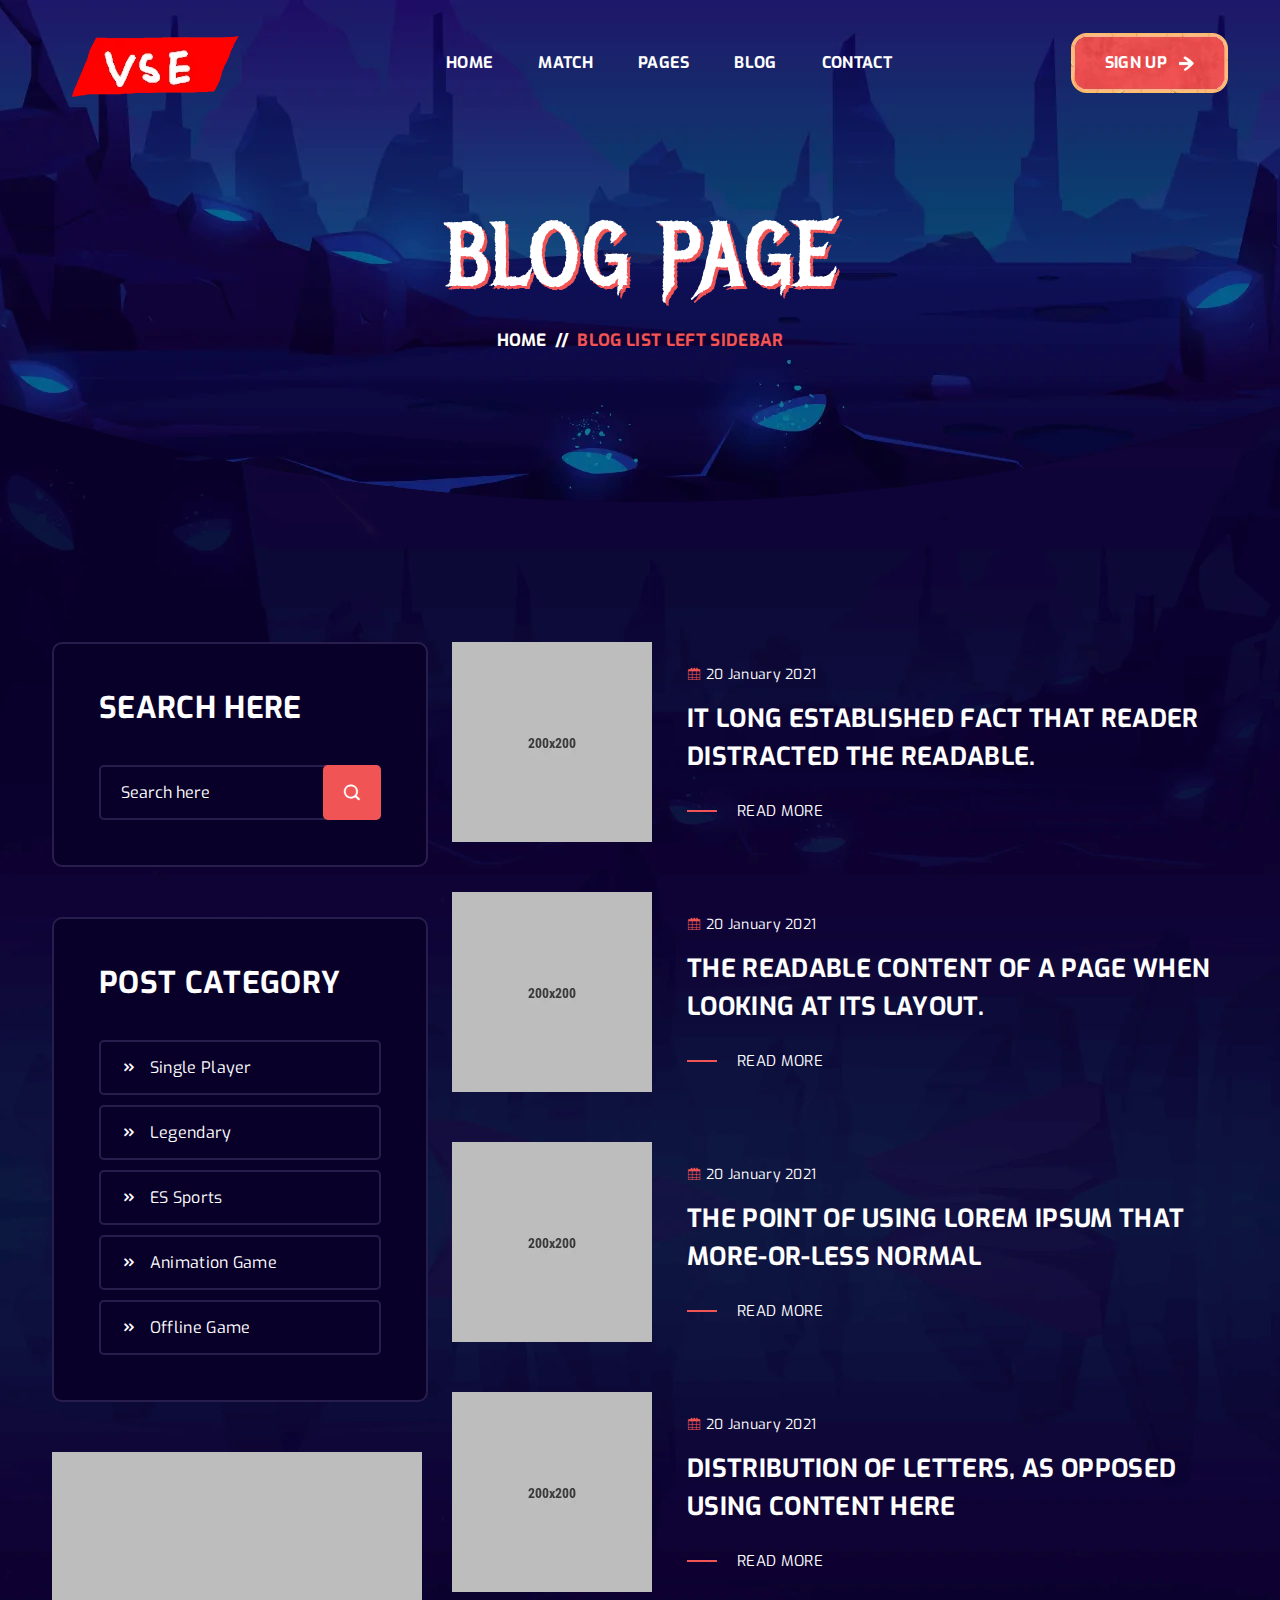
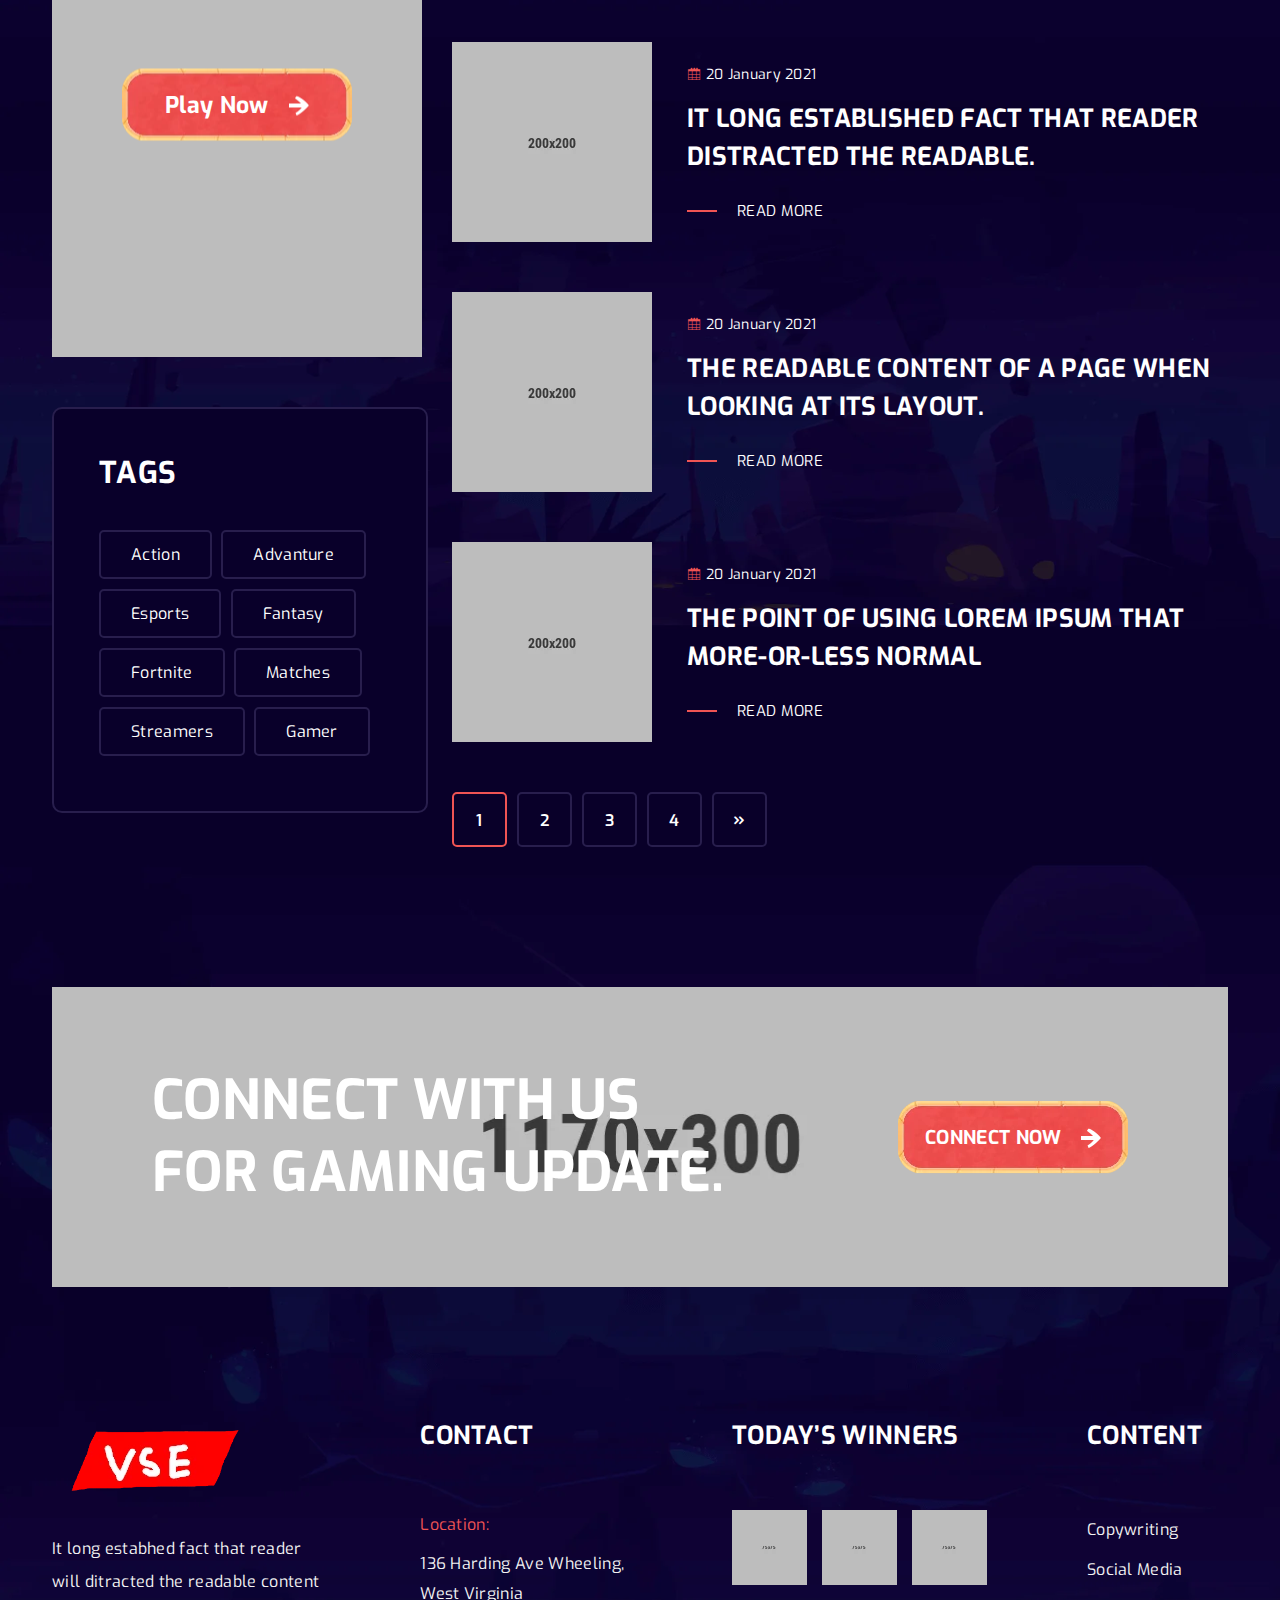
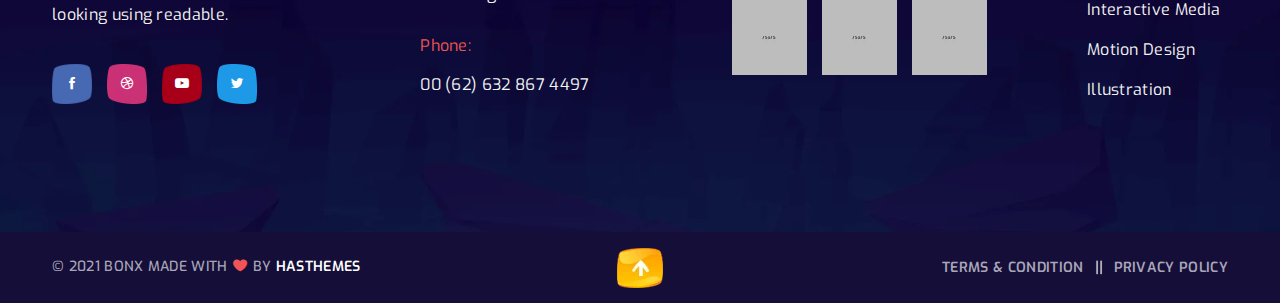
<file: blog-left-sidebar.html>
<!doctype html>
<html class="no-js" lang="en">

<head>
    <meta charset="utf-8">
    <meta http-equiv="x-ua-compatible" content="ie=edge">
    <title>Bonx - Gaming Website Template HTML Version</title>
    <meta name="description" content="Bonx is a terrific esports website template with a slick and modern look.  It’s a robust gaming HTML template for bloggers and online gamers who want to share their enthusiasm for games on the internet."/>
    <meta name="keywords" content="	bootstrap, clean, esports, game, game portal, Game website, gamer, games, gaming, magazine, match, modern, online game, sport, sports">
    <meta name="author" content="Code Carnival">
    <meta name="viewport" content="width=device-width, initial-scale=1">
    
    <!-- Add site Favicon -->
    <link rel="shortcut icon" href="assets/img/favicon.ico" type="image/png">

    <!-- CSS 
    ========================= -->
    <link rel="preconnect" href="https://fonts.googleapis.com">
    <link rel="preconnect" href="https://fonts.gstatic.com" crossorigin>
    <link href="https://fonts.googleapis.com/css2?family=Exo:ital,wght@0,100;0,200;0,300;0,400;0,500;0,600;0,700;0,800;0,900;1,100;1,200;1,300;1,400;1,500;1,600;1,700;1,800;1,900&family=Metal+Mania&display=swap" rel="stylesheet">

    <link rel="stylesheet" href="assets/css/vendor/bootstrap.min.css">
    <link rel="stylesheet" href="assets/css/slick.css">
    <link rel="stylesheet" href="assets/css/icofont.min.css">
    <link rel="stylesheet" href="assets/css/animate.css">
    <link rel="stylesheet" href="assets/css/nice-select.css">
    <link rel="stylesheet" href="assets/css/magnific-popup.css">
    <!-- Main Style CSS -->
    <link rel="stylesheet" href="assets/css/style.css">
</head>

<body class="body__bg" data-bgimg="assets/img/bg/body-bg2.webp">
   
  
    <!--header area start-->
    <header class="header_section header_transparent sticky-header">
        <div class="container">
            <div class="row">
                <div class="col-12">
                    <div class="main_header d-flex justify-content-between align-items-center">
                        <div class="header_logo">
                            <a class="sticky_none" href="index.html"><img aria-label="logo" width="215" height="79" src="assets/img/logo/logo.webp" alt=""></a>
                        </div>
                        <!--main menu start-->
                        <div class="main_menu d-none d-lg-block"> 
                            <nav>  
                                <ul class="d-flex">
                                    <li><a href="index.html">Home</a></li> 
                                    <li><a href="match.html">Match</a>
                                        <ul class="sub_menu">
                                            <li><a href="match.html">Match Page</a></li>
                                            <li><a href="match-details.html">Match Details</a></li>
                                        </ul>
                                    </li>
                                    <li><a href="#">Pages</a>
                                        <ul class="sub_menu">
                                            <li><a href="about.html">About Us</a></li>
                                            <li><a href="all-game.html">All Game</a></li>
                                            <li><a href="game-details.html">Game Details</a></li>
                                            <li><a href="faq.html">Faq Page</a></li>
                                            <li><a href="players.html">Players</a></li>
                                            <li><a href="player-details.html">Player Details</a></li>
                                            <li><a href="registration.html">Sign Up</a></li>
                                            <li><a href="login.html">Login</a></li>
                                            <li><a href="404.html">Error 404</a></li>
                                        </ul>
                                    </li>
                                    <li><a href="blog-left-sidebar.html">blog</a>
                                        <ul class="sub_menu">
                                            <li><a href="blog-left-sidebar.html">Blog Left Sidebar</a></li>
                                            <li><a href="blog-right-sidebar.html">Blog Right Sidebar</a></li>
                                            <li><a href="blog-without-sidebar.html">Blog Without Sidebar</a></li>
                                             <li><a href="blog-grid-left-sidebar.html">Blog Grid Left Sidebar</a></li>
                                            <li><a href="blog-grid-right-sidebar.html">Blog Grid Right Sidebar</a></li>
                                            <li><a href="blog-grid-without-sidebar.html">Blog Grid Without Sidebar</a></li>
                                            <li><a href="blog-details-left-sidebar.html">Blog Details Left Sidebar</a></li>
                                            <li><a href="blog-details-right-sidebar.html">Blog Details Right Sidebar</a></li>
                                            <li><a href="blog-details.html">Blog Details</a></li>
                                        </ul>
                                    </li>
                                    <li><a href="contact.html">Contact</a></li>
                                </ul>  
                            </nav>
                        </div>
                        <!--main menu end-->
                        <div class="header_right_sidebar d-flex align-items-center">
                            <div class="sing_up_btn">
                                <a class="btn btn-link" href="registration.html">SIGN UP <img width="15" height="15" src="assets/img/icon/arrrow-icon2.webp" alt=""> </a>
                            </div>
                            <div class="canvas_open">
                                <button type="button" data-bs-toggle="offcanvas" data-bs-target="#offcanvasMenu"><i class="icofont-navigation-menu"></i></button>
                            </div>
                        </div>
                    </div>
                </div>
            </div>
        </div>
    </header>
    <!--header area end-->

    <!--offcanvas menu area start-->
    <div class="offcanvas offcanvas-start" tabindex="-1" id="offcanvasMenu">
        <div class="offcanvas-header justify-content-end">
            <button type="button" class="btn-close text-reset" data-bs-dismiss="offcanvas" aria-label="Close"></button>
        </div>
        <div class="offcanvas-body">
            <ul class="offcanvas_main_menu">
                <li class="menu-item-has-children active">
                    <a href="index.html">Home</a>
                </li>
                <li class="menu-item-has-children"><a href="#">Match</a>
                    <ul class="sub-menu">
                        <li><a href="match.html">Match Page</a></li>
                        <li><a href="match-details.html">Match Details</a></li>
                    </ul>
                </li>
                <li class="menu-item-has-children"><a href="#">Pages</a>
                    <ul class="sub-menu">
                        <li><a href="about.html">About Us</a></li>
                        <li><a href="all-game.html">All Game</a></li>
                        <li><a href="game-details.html">Game Details</a></li>
                        <li><a href="faq.html">Faq Page</a></li>
                        <li><a href="players.html">Players</a></li>
                        <li><a href="player-details.html">Player Details</a></li>
                                            <li><a href="registration.html">Sign Up</a></li>
                                            <li><a href="login.html">Login</a></li>
                        <li><a href="404.html">Error 404</a></li>
                    </ul>
                </li>
                <li class="menu-item-has-children">
                    <a href="#">blog</a>
                    <ul class="sub-menu">
                        <li><a href="blog-left-sidebar.html">Blog Left Sidebar</a></li>
                        <li><a href="blog-right-sidebar.html">Blog Right Sidebar</a></li>
                        <li><a href="blog-without-sidebar.html">Blog Without Sidebar</a></li>
                            <li><a href="blog-grid-left-sidebar.html">Blog Grid Left Sidebar</a></li>
                            <li><a href="blog-grid-right-sidebar.html">Blog Grid Right Sidebar</a></li>
                        <li><a href="blog-grid-without-sidebar.html">Blog Grid Without Sidebar</a></li>
                        <li><a href="blog-details-left-sidebar.html">Blog Details Left Sidebar</a></li>
                        <li><a href="blog-details-right-sidebar.html">Blog Details Right Sidebar</a></li>
                        <li><a href="blog-details.html">Blog Details</a></li>
                    </ul>
                </li>
                <li class="menu-item-has-children"><a href="contact.html">Contact Us</a></li>
            </ul>
        </div>
    </div>
    <!--offcanvas menu area end-->

    <!-- breadcrumbs area start -->
    <div class="breadcrumbs_aree breadcrumbs_bg mb-140" data-bgimg="assets/img/bg/breadcrumbs-bg.webp">
        <div class="container">
            <div class="row">
                <div class="col-12">
                    <div class="breadcrumbs_text text-center">
                        <h1>BLOG PAGE</h1>
                        <ul class="d-flex justify-content-center">
                            <li><a href="index.html">Home </a></li>
                            <li> <span>//</span></li>
                            <li>  Blog List Left Sidebar</li>
                        </ul>
                    </div>
                </div>
            </div>
        </div>
    </div>
    <!-- breadcrumbs area end -->

    <!-- page wrapper start -->
    <div class="page_wrapper">

        <!-- blog page section start -->
        <section class="blog_page_section blog_reverse mb-140">
                <div class="container">
                    <div class="row">
                        <div class="col-lg-4">
                            <div class="blog_sidebar blog_widget">
                                <div class="blog_widget_list mb-50">
                                    <h3>Search Here</h3>
                                    <div class="widget_search">
                                        <form action="#">
                                            <input placeholder="Search here" type="text">
                                            <button type="submit"><i class="icofont-search-1"></i></button>
                                        </form>
                                    </div>
                                </div>
                                <div class="blog_widget_list mb-50">
                                    <h3>POST CATEGORY</h3>
                                    <div class="widget_category blog_widget_category">
                                        <ul>
                                            <li><a href="#"><i class="icofont-rounded-double-right"></i> Single Player </a></li>
                                            <li><a href="#"><i class="icofont-rounded-double-right"></i> Legendary </a></li>
                                            <li><a href="#"><i class="icofont-rounded-double-right"></i> ES Sports </a></li>
                                            <li><a href="#"><i class="icofont-rounded-double-right"></i> Animation Game </a></li>
                                            <li><a href="#"><i class="icofont-rounded-double-right"></i> Offline Game </a></li>
                                        </ul>
                                    </div>
                                </div>
                                <div class="blog_widget_thumb mb-50">
                                    <img width="370" height="505" src="assets/img/blog/blog-sidebar-thumb.webp" alt="">
                                    <div class="widget_play_btn">
                                        <a class="btn btn-link" href="all-game.html">Play Now <img width="20" height="20" src="assets/img/icon/arrrow-icon.webp" alt=""> </a>
                                    </div>
                                </div>
                                <div class="blog_widget_list tags">
                                    <h3>Tags</h3>
                                    <div class="widget_tags">
                                        <ul>
                                            <li><a href="#">Action</a></li>
                                            <li><a href="#">Advanture</a></li>
                                            <li><a href="#"> Esports</a></li>
                                            <li><a href="#">Fantasy</a></li>
                                            <li><a href="#">Fortnite</a></li>
                                            <li><a href="#">Matches</a></li>
                                            <li><a href="#">Streamers</a></li>
                                            <li><a href="#">Gamer</a></li>
                                        </ul>
                                    </div>
                                </div>
                            </div>
                        </div>
                        <div class="col-lg-8">
                            <div class="blog_page_wrapper">
                                <div class="blog_page_inner">
                                    <div class="single_blog d-flex align-items-center">
                                        <div class="blog_thumb">
                                            <a href="blog-details.html"><img width="200" height="200" src="assets/img/blog/blog1.webp" alt=""></a>
                                        </div>
                                        <div class="blog_content">
                                            <div class="blog_date">
                                                <span><i class="icofont-calendar"></i>  20 January 2021</span>
                                            </div>
                                            <h3><a href="blog-details.html">It long established fact that reader
                                                distracted the readable.</a></h3>
                                            <a href="blog-details.html">READ MORE</a>
                                        </div>
                                    </div>
                                    <div class="single_blog d-flex align-items-center">
                                        <div class="blog_thumb">
                                            <a href="blog-details.html"><img width="200" height="200" src="assets/img/blog/blog2.webp" alt=""></a>
                                        </div>
                                        <div class="blog_content">
                                            <div class="blog_date">
                                                <span><i class="icofont-calendar"></i>  20 January 2021</span>
                                            </div>
                                            <h3><a href="blog-details.html">the readable content of a page when
                                                looking at its layout.</a></h3>
                                            <a href="blog-details.html">READ MORE</a>
                                        </div>
                                    </div>
                                    <div class="single_blog d-flex align-items-center">
                                        <div class="blog_thumb">
                                            <a href="blog-details.html"><img width="200" height="200" src="assets/img/blog/blog3.webp" alt=""></a>
                                        </div>
                                        <div class="blog_content">
                                            <div class="blog_date">
                                                <span><i class="icofont-calendar"></i>  20 January 2021</span>
                                            </div>
                                            <h3><a href="blog-details.html">  The point of using Lorem Ipsum that
                                                more-or-less normal</a></h3>
                                            <a href="blog-details.html">READ MORE</a>
                                        </div>
                                    </div>
                                    <div class="single_blog d-flex align-items-center">
                                        <div class="blog_thumb">
                                            <a href="blog-details.html"><img width="200" height="200" src="assets/img/blog/blog4.webp" alt=""></a>
                                        </div>
                                        <div class="blog_content">
                                            <div class="blog_date">
                                                <span><i class="icofont-calendar"></i>  20 January 2021</span>
                                            </div>
                                            <h3><a href="blog-details.html">distribution of letters, as opposed
                                                using Content here</a></h3>
                                            <a href="blog-details.html">READ MORE</a>
                                        </div>
                                    </div>
                                    <div class="single_blog d-flex align-items-center">
                                        <div class="blog_thumb">
                                            <a href="blog-details.html"><img width="200" height="200" src="assets/img/blog/blog5.webp" alt=""></a>
                                        </div>
                                        <div class="blog_content">
                                            <div class="blog_date">
                                                <span><i class="icofont-calendar"></i>  20 January 2021</span>
                                            </div>
                                            <h3><a href="blog-details.html">It long established fact that reader
                                                distracted the readable.</a></h3>
                                            <a href="blog-details.html">READ MORE</a>
                                        </div>
                                    </div>
                                    <div class="single_blog d-flex align-items-center">
                                        <div class="blog_thumb">
                                            <a href="blog-details.html"><img width="200" height="200" src="assets/img/blog/blog6.webp" alt=""></a>
                                        </div>
                                        <div class="blog_content">
                                            <div class="blog_date">
                                                <span><i class="icofont-calendar"></i>  20 January 2021</span>
                                            </div>
                                            <h3><a href="blog-details.html">the readable content of a page when
                                                looking at its layout.</a></h3>
                                            <a href="blog-details.html">READ MORE</a>
                                        </div>
                                    </div>
                                    <div class="single_blog d-flex align-items-center">
                                        <div class="blog_thumb">
                                            <a href="blog-details.html"><img width="200" height="200" src="assets/img/blog/blog7.webp" alt=""></a>
                                        </div>
                                        <div class="blog_content">
                                            <div class="blog_date">
                                                <span><i class="icofont-calendar"></i>  20 January 2021</span>
                                            </div>
                                            <h3><a href="blog-details.html"> The point of using Lorem Ipsum that
                                                more-or-less normal</a></h3>
                                            <a href="blog-details.html">READ MORE</a>
                                        </div>
                                    </div>
                                </div>
                                <div class="pagination pagination_pages">
                                    <ul>
                                        <li class="current"><span>1</span></li>
                                        <li><a href="#">2</a></li>
                                        <li><a href="#">3</a></li>
                                        <li><a href="#">4</a></li>
                                        <li class="next"><a href="#"><i class="icofont-rounded-double-right"></i></a></li>
                                    </ul>
                                </div>
                            </div>
                        </div>
                    </div>
                </div>
        </section>
        <!-- blog page section end -->

        <!-- gaming update section start -->
        <section class="gaming_update_section">
            <div class="container">
                <div class="row">
                    <div class="col-12">
                        <div class="gaming_update_inner d-flex justify-content-between align-items-center" data-bgimg="assets/img/bg/gaming-update.webp">
                            <div class="gaming_update_text">
                                <h2>Connect with us <br>
                                    for gamING update.</h2>
                            </div>
                            <div class="gaming_update_btn">
                                <a class="btn btn-link" href="contact.html">CONNECT NOW <img width="20" height="20" src="assets/img/icon/arrrow-icon.webp" alt=""> </a>
                            </div>
                        </div>
                    </div>
                </div>
            </div>
        </section>
        <!-- gaming update section end -->

    </div>
    <!-- page wrapper end -->

    <!--footer area start-->
    <footer class="footer_widgets">
        <div class="main_footer">
            <div class="container">
                <div class="row">
                    <div class="col-12">
                        <div class="main_footer_inner d-flex">
                            <div class="footer_widget_list">
                                <div class="footer_logo">
                                    <a href="#"><img aria-label="logo" width="215" height="79" src="assets/img/logo/logo.webp" alt=""></a>
                                </div>
                                <div class="footer_contact_desc">
                                    <p>It long estabhed fact that reader
                                        will ditracted the readable content
                                        looking using readable.</p>
                                </div>
                                <div class="footer_social">
                                    <ul class="d-flex">
                                        <li><a aria-label="facebook" class="facebook" href="https://www.facebook.com"><i class="icofont-facebook"></i></a></li>
                                        <li><a aria-label="dribble" class="dribbble" href="https://dribbble.com"><i class="icofont-dribbble"></i></a></li>
                                        <li><a aria-label="youtube" class="youtube" href="https://www.youtube.com"><i class="icofont-youtube-play"></i></a></li>
                                        <li><a aria-label="twitter" class="twitter" href="https://twitter.com"><i class="icofont-twitter"></i></a></li>
                                    </ul>
                                </div>
                            </div>
                            <div class="footer_widget_list contact">
                                <h3>Contact</h3>
                                <div class="footer_contact_info">
                                    <div class="footer_contact_info_list">
                                        <span>Location:</span>
                                        <p>136 Harding Ave
                                            Wheeling, West Virginia</p>
                                    </div>
                                    <div class="footer_contact_info_list">
                                        <span>Phone:</span>
                                        <p><a href="#">00 (62) 632 867 4497</a></p>
                                    </div>
                                </div>
                            </div>
                            <div class="footer_widget_list">
                                <h3>today’s winners</h3>
                                <div class="footer_winners_gallery">
                                    <div class="footer_winners_list d-flex">
                                        <div class="footer_winners_thumb">
                                            <a href="game-details.html"><img aria-label="game-team" width="75" height="75" src="assets/img/others/winners1.webp" alt=""></a>
                                        </div>
                                        <div class="footer_winners_thumb">
                                            <a href="game-details.html"><img aria-label="game-team" width="75" height="75" src="assets/img/others/winners2.webp" alt=""></a>
                                        </div>
                                        <div class="footer_winners_thumb">
                                            <a href="game-details.html"><img aria-label="game-team" width="75" height="75" src="assets/img/others/winners3.webp" alt=""></a>
                                        </div>
                                    </div>
                                    <div class="footer_winners_list d-flex">
                                        <div class="footer_winners_thumb">
                                            <a href="game-details.html"><img aria-label="game-team" width="75" height="75" src="assets/img/others/winners4.webp" alt=""></a>
                                        </div>
                                        <div class="footer_winners_thumb">
                                            <a href="game-details.html"><img aria-label="game-team" width="75" height="75" src="assets/img/others/winners5.webp" alt=""></a>
                                        </div>
                                        <div class="footer_winners_thumb">
                                            <a href="game-details.html"><img aria-label="game-team" width="75" height="75" src="assets/img/others/winners6.webp" alt=""></a>
                                        </div>
                                    </div>
                                </div>
                            </div>
                            <div class="footer_widget_list footer_list_menu">
                                <h3>Content</h3>
                                <div class="footer_menu">
                                    <ul>
                                        <li><a href="about.html"> Copywriting</a></li>
                                        <li><a href="about.html">Social Media</a></li>
                                        <li><a href="about.html">Interactive Media</a></li>
                                        <li><a href="about.html">Motion Design</a></li>
                                        <li><a href="about.html">Illustration</a></li>
                                    </ul>
                                </div>
                            </div>
                        </div>
                    </div> 
                </div>
            </div>
        </div>
        <div class="footer_bottom">
            <div class="container">
                <div class="row">
                    <div class="col-12">
                        <div class="footer_bottom_inner d-flex justify-content-between">
                            <div class="copyright_right">
                                <p> © 2021  BONX  Made with  <i class="icofont-heart"></i>  by <a href="https://hasthemes.com">HasThemes</a></p>
                            </div>
                            <div class="footer_bottom_link_menu">
                                <ul class="d-flex">
                                    <li><a href="about.html">Terms & Condition  </a></li>
                                    <li><a href="about.html">Privacy Policy  </a></li>
                                </ul>
                            </div>

                            <div class="scroll__top_icon">
                                <a id="scroll-top" href="#"><img aria-label="scroll-top" width="46" height="40" src="assets/img/icon/scroll-top.webp" alt=""></a>
                            </div>
                        </div>
                    </div>
                </div>
            </div>
        </div>
    </footer>
    <!--footer area end-->

   
<!-- JS
============================================ -->
<!--modernizr min js here-->
<script src="assets/js/vendor/modernizr-3.7.1.min.js"></script>

<!-- Vendor JS -->
<script src="assets/js/vendor/jquery-3.6.0.min.js"></script>
<script src="assets/js/vendor/jquery-migrate-3.3.2.min.js"></script>
<script src="assets/js/vendor/popper.js"></script>
<script src="assets/js/vendor/bootstrap.min.js"></script>
<script src="assets/js/slick.min.js"></script>
<script src="assets/js/wow.min.js"></script>
<script src="assets/js/jquery.nice-select.js"></script>
<script src="assets/js/jquery.magnific-popup.min.js"></script>
<script src="assets/js/jquery.counterup.min.js"></script>
<script src="assets/js/jquery-waypoints.js"></script>

<!-- Main JS -->
<script src="assets/js/main.js"></script>



</body>

</html>
</file>
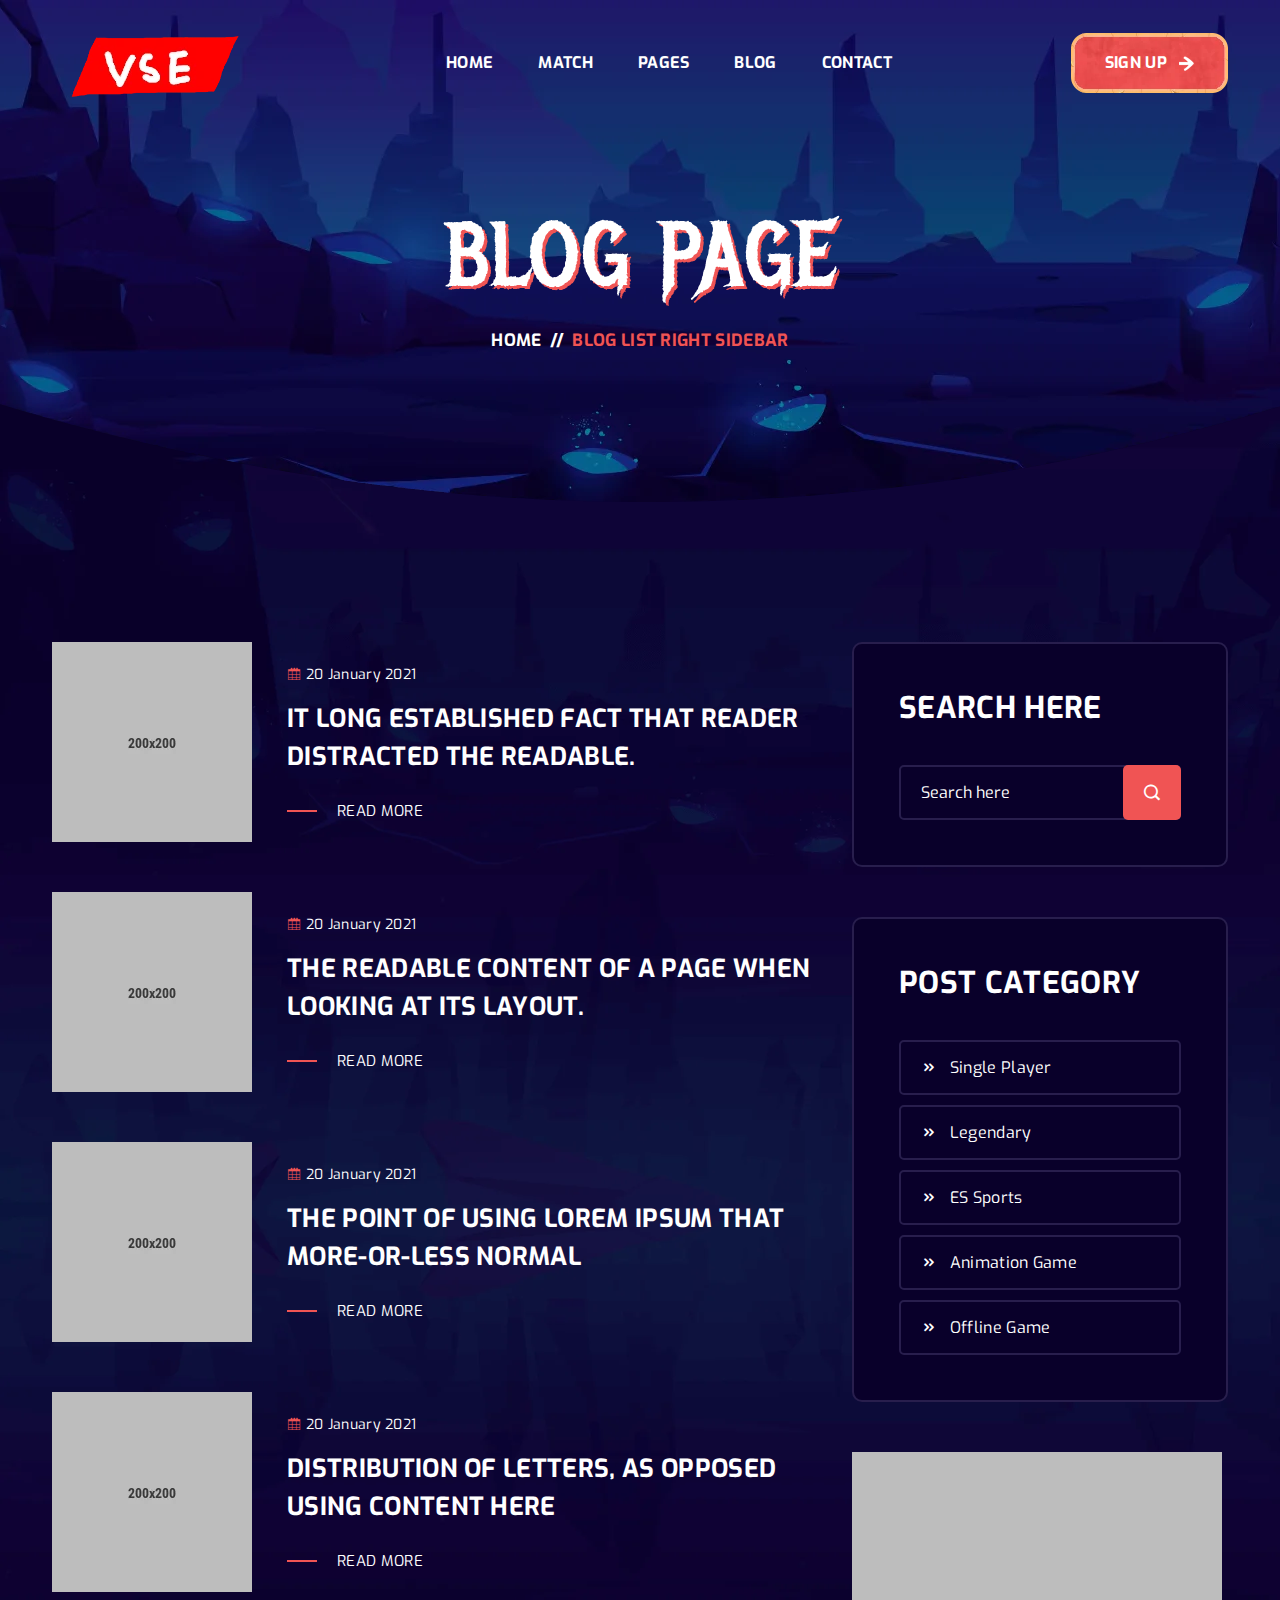
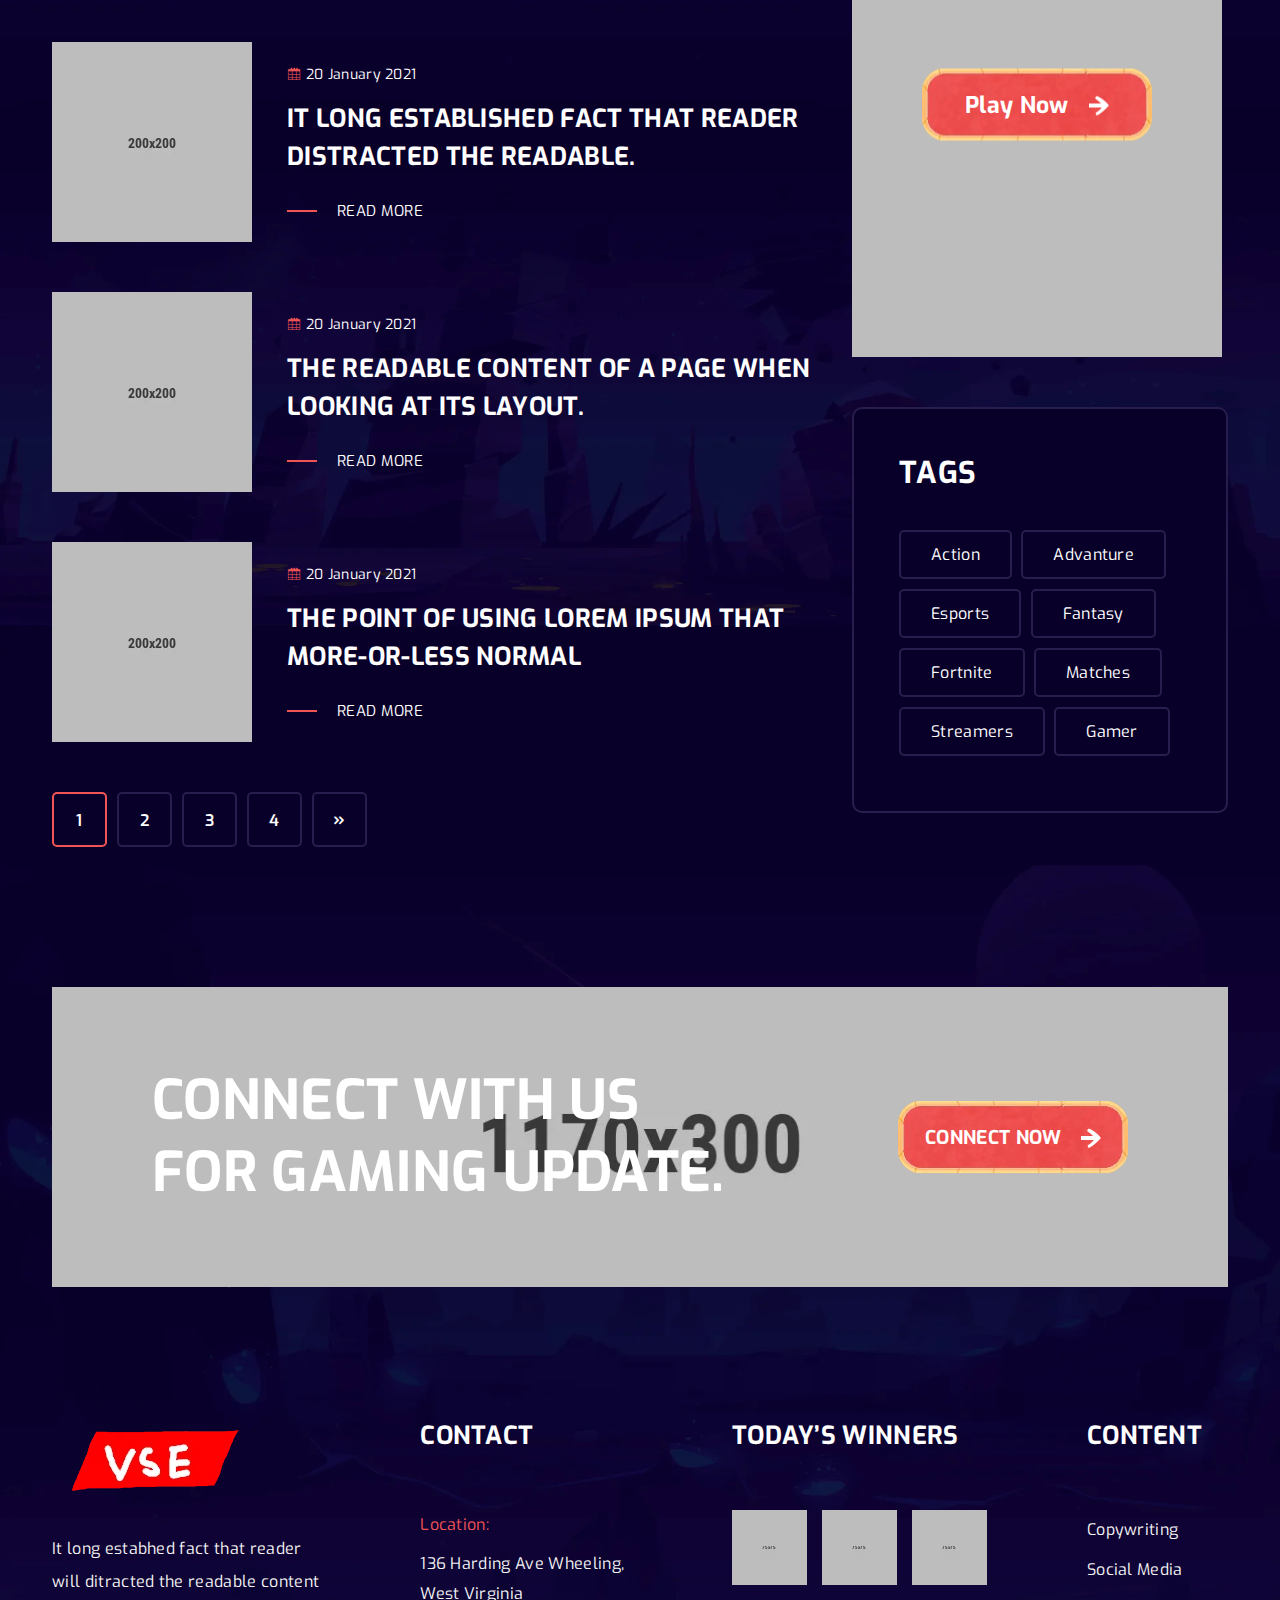
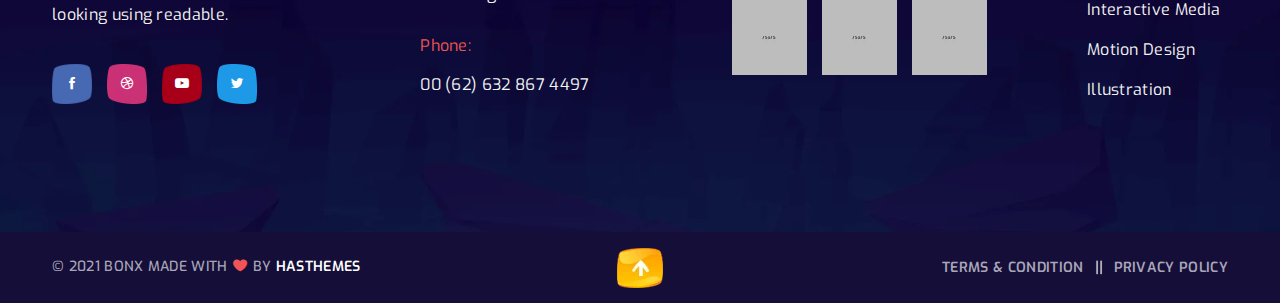
<file: blog-right-sidebar.html>
<!doctype html>
<html class="no-js" lang="en">

<head>
    <meta charset="utf-8">
    <meta http-equiv="x-ua-compatible" content="ie=edge">
    <title>Bonx - Gaming Website Template HTML Version</title>
    <meta name="description" content="Bonx is a terrific esports website template with a slick and modern look.  It’s a robust gaming HTML template for bloggers and online gamers who want to share their enthusiasm for games on the internet."/>
    <meta name="keywords" content="	bootstrap, clean, esports, game, game portal, Game website, gamer, games, gaming, magazine, match, modern, online game, sport, sports">
    <meta name="author" content="Code Carnival">
    <meta name="viewport" content="width=device-width, initial-scale=1">
    
    <!-- Add site Favicon -->
    <link rel="shortcut icon" href="assets/img/favicon.ico" type="image/png">

    <!-- CSS 
    ========================= -->
    <link rel="preconnect" href="https://fonts.googleapis.com">
    <link rel="preconnect" href="https://fonts.gstatic.com" crossorigin>
    <link href="https://fonts.googleapis.com/css2?family=Exo:ital,wght@0,100;0,200;0,300;0,400;0,500;0,600;0,700;0,800;0,900;1,100;1,200;1,300;1,400;1,500;1,600;1,700;1,800;1,900&family=Metal+Mania&display=swap" rel="stylesheet">

    <link rel="stylesheet" href="assets/css/vendor/bootstrap.min.css">
    <link rel="stylesheet" href="assets/css/slick.css">
    <link rel="stylesheet" href="assets/css/icofont.min.css">
    <link rel="stylesheet" href="assets/css/animate.css">
    <link rel="stylesheet" href="assets/css/nice-select.css">
    <link rel="stylesheet" href="assets/css/magnific-popup.css">
    <!-- Main Style CSS -->
    <link rel="stylesheet" href="assets/css/style.css">
</head>

<body class="body__bg" data-bgimg="assets/img/bg/body-bg2.webp">
   
  
    <!--header area start-->
    <header class="header_section header_transparent sticky-header">
        <div class="container">
            <div class="row">
                <div class="col-12">
                    <div class="main_header d-flex justify-content-between align-items-center">
                        <div class="header_logo">
                            <a class="sticky_none" href="index.html"><img aria-label="logo" width="215" height="79" src="assets/img/logo/logo.webp" alt=""></a>
                        </div>
                        <!--main menu start-->
                        <div class="main_menu d-none d-lg-block"> 
                            <nav>  
                                <ul class="d-flex">
                                    <li><a href="index.html">Home</a></li> 
                                    <li><a href="match.html">Match</a>
                                        <ul class="sub_menu">
                                            <li><a href="match.html">Match Page</a></li>
                                            <li><a href="match-details.html">Match Details</a></li>
                                        </ul>
                                    </li>
                                    <li><a href="#">Pages</a>
                                        <ul class="sub_menu">
                                            <li><a href="about.html">About Us</a></li>
                                            <li><a href="all-game.html">All Game</a></li>
                                            <li><a href="game-details.html">Game Details</a></li>
                                            <li><a href="faq.html">Faq Page</a></li>
                                            <li><a href="players.html">Players</a></li>
                                            <li><a href="player-details.html">Player Details</a></li>
                                            <li><a href="registration.html">Sign Up</a></li>
                                            <li><a href="login.html">Login</a></li>
                                            <li><a href="404.html">Error 404</a></li>
                                        </ul>
                                    </li>
                                    <li><a href="blog-left-sidebar.html">blog</a>
                                        <ul class="sub_menu">
                                            <li><a href="blog-left-sidebar.html">Blog Left Sidebar</a></li>
                                            <li><a href="blog-right-sidebar.html">Blog Right Sidebar</a></li>
                                            <li><a href="blog-without-sidebar.html">Blog Without Sidebar</a></li>
                                             <li><a href="blog-grid-left-sidebar.html">Blog Grid Left Sidebar</a></li>
                                            <li><a href="blog-grid-right-sidebar.html">Blog Grid Right Sidebar</a></li>
                                            <li><a href="blog-grid-without-sidebar.html">Blog Grid Without Sidebar</a></li>
                                            <li><a href="blog-details-left-sidebar.html">Blog Details Left Sidebar</a></li>
                                            <li><a href="blog-details-right-sidebar.html">Blog Details Right Sidebar</a></li>
                                            <li><a href="blog-details.html">Blog Details</a></li>
                                        </ul>
                                    </li>
                                    <li><a href="contact.html">Contact</a></li>
                                </ul>  
                            </nav>
                        </div>
                        <!--main menu end-->
                        <div class="header_right_sidebar d-flex align-items-center">
                            <div class="sing_up_btn">
                                <a class="btn btn-link" href="registration.html">SIGN UP <img width="15" height="15" src="assets/img/icon/arrrow-icon2.webp" alt=""> </a>
                            </div>
                            <div class="canvas_open">
                                <button type="button" data-bs-toggle="offcanvas" data-bs-target="#offcanvasMenu"><i class="icofont-navigation-menu"></i></button>
                            </div>
                        </div>
                    </div>
                </div>
            </div>
        </div>
    </header>
    <!--header area end-->

    <!--offcanvas menu area start-->
    <div class="offcanvas offcanvas-start" tabindex="-1" id="offcanvasMenu">
        <div class="offcanvas-header justify-content-end">
            <button type="button" class="btn-close text-reset" data-bs-dismiss="offcanvas" aria-label="Close"></button>
        </div>
        <div class="offcanvas-body">
            <ul class="offcanvas_main_menu">
                <li class="menu-item-has-children active">
                    <a href="index.html">Home</a>
                </li>
                <li class="menu-item-has-children"><a href="#">Match</a>
                    <ul class="sub-menu">
                        <li><a href="match.html">Match Page</a></li>
                        <li><a href="match-details.html">Match Details</a></li>
                    </ul>
                </li>
                <li class="menu-item-has-children"><a href="#">Pages</a>
                    <ul class="sub-menu">
                        <li><a href="about.html">About Us</a></li>
                        <li><a href="all-game.html">All Game</a></li>
                        <li><a href="game-details.html">Game Details</a></li>
                        <li><a href="faq.html">Faq Page</a></li>
                        <li><a href="players.html">Players</a></li>
                        <li><a href="player-details.html">Player Details</a></li>
                                            <li><a href="registration.html">Sign Up</a></li>
                                            <li><a href="login.html">Login</a></li>
                        <li><a href="404.html">Error 404</a></li>
                    </ul>
                </li>
                <li class="menu-item-has-children">
                    <a href="#">blog</a>
                    <ul class="sub-menu">
                        <li><a href="blog-left-sidebar.html">Blog Left Sidebar</a></li>
                        <li><a href="blog-right-sidebar.html">Blog Right Sidebar</a></li>
                        <li><a href="blog-without-sidebar.html">Blog Without Sidebar</a></li>
                            <li><a href="blog-grid-left-sidebar.html">Blog Grid Left Sidebar</a></li>
                            <li><a href="blog-grid-right-sidebar.html">Blog Grid Right Sidebar</a></li>
                        <li><a href="blog-grid-without-sidebar.html">Blog Grid Without Sidebar</a></li>
                        <li><a href="blog-details-left-sidebar.html">Blog Details Left Sidebar</a></li>
                        <li><a href="blog-details-right-sidebar.html">Blog Details Right Sidebar</a></li>
                        <li><a href="blog-details.html">Blog Details</a></li>
                    </ul>
                </li>
                <li class="menu-item-has-children"><a href="contact.html">Contact Us</a></li>
            </ul>
        </div>
    </div>
    <!--offcanvas menu area end-->

    <!-- breadcrumbs area start -->
    <div class="breadcrumbs_aree breadcrumbs_bg mb-140" data-bgimg="assets/img/bg/breadcrumbs-bg.webp">
        <div class="container">
            <div class="row">
                <div class="col-12">
                    <div class="breadcrumbs_text text-center">
                        <h1>BLOG PAGE</h1>
                        <ul class="d-flex justify-content-center">
                            <li><a href="index.html">Home </a></li>
                            <li> <span>//</span></li>
                            <li>  Blog List Right Sidebar</li>
                        </ul>
                    </div>
                </div>
            </div>
        </div>
    </div>
    <!-- breadcrumbs area end -->

    <!-- page wrapper start -->
    <div class="page_wrapper">

        <!-- blog page section start -->
        <section class="blog_page_section mb-140">
                <div class="container">
                    <div class="row">
                        <div class="col-lg-8">
                            <div class="blog_page_wrapper">
                                <div class="blog_page_inner">
                                    <div class="single_blog d-flex align-items-center">
                                        <div class="blog_thumb">
                                            <a href="blog-details.html"><img width="200" height="200" src="assets/img/blog/blog1.webp" alt=""></a>
                                        </div>
                                        <div class="blog_content">
                                            <div class="blog_date">
                                                <span><i class="icofont-calendar"></i>  20 January 2021</span>
                                            </div>
                                            <h3><a href="blog-details.html">It long established fact that reader
                                                distracted the readable.</a></h3>
                                            <a href="blog-details.html">READ MORE</a>
                                        </div>
                                    </div>
                                    <div class="single_blog d-flex align-items-center">
                                        <div class="blog_thumb">
                                            <a href="blog-details.html"><img width="200" height="200" src="assets/img/blog/blog2.webp" alt=""></a>
                                        </div>
                                        <div class="blog_content">
                                            <div class="blog_date">
                                                <span><i class="icofont-calendar"></i>  20 January 2021</span>
                                            </div>
                                            <h3><a href="blog-details.html">the readable content of a page when
                                                looking at its layout.</a></h3>
                                            <a href="blog-details.html">READ MORE</a>
                                        </div>
                                    </div>
                                    <div class="single_blog d-flex align-items-center">
                                        <div class="blog_thumb">
                                            <a href="blog-details.html"><img width="200" height="200" src="assets/img/blog/blog3.webp" alt=""></a>
                                        </div>
                                        <div class="blog_content">
                                            <div class="blog_date">
                                                <span><i class="icofont-calendar"></i>  20 January 2021</span>
                                            </div>
                                            <h3><a href="blog-details.html">  The point of using Lorem Ipsum that
                                                more-or-less normal</a></h3>
                                            <a href="blog-details.html">READ MORE</a>
                                        </div>
                                    </div>
                                    <div class="single_blog d-flex align-items-center">
                                        <div class="blog_thumb">
                                            <a href="blog-details.html"><img width="200" height="200" src="assets/img/blog/blog4.webp" alt=""></a>
                                        </div>
                                        <div class="blog_content">
                                            <div class="blog_date">
                                                <span><i class="icofont-calendar"></i>  20 January 2021</span>
                                            </div>
                                            <h3><a href="blog-details.html">distribution of letters, as opposed
                                                using Content here</a></h3>
                                            <a href="blog-details.html">READ MORE</a>
                                        </div>
                                    </div>
                                    <div class="single_blog d-flex align-items-center">
                                        <div class="blog_thumb">
                                            <a href="blog-details.html"><img width="200" height="200" src="assets/img/blog/blog5.webp" alt=""></a>
                                        </div>
                                        <div class="blog_content">
                                            <div class="blog_date">
                                                <span><i class="icofont-calendar"></i>  20 January 2021</span>
                                            </div>
                                            <h3><a href="blog-details.html">It long established fact that reader
                                                distracted the readable.</a></h3>
                                            <a href="blog-details.html">READ MORE</a>
                                        </div>
                                    </div>
                                    <div class="single_blog d-flex align-items-center">
                                        <div class="blog_thumb">
                                            <a href="blog-details.html"><img width="200" height="200" src="assets/img/blog/blog6.webp" alt=""></a>
                                        </div>
                                        <div class="blog_content">
                                            <div class="blog_date">
                                                <span><i class="icofont-calendar"></i>  20 January 2021</span>
                                            </div>
                                            <h3><a href="blog-details.html">the readable content of a page when
                                                looking at its layout.</a></h3>
                                            <a href="blog-details.html">READ MORE</a>
                                        </div>
                                    </div>
                                    <div class="single_blog d-flex align-items-center">
                                        <div class="blog_thumb">
                                            <a href="blog-details.html"><img width="200" height="200" src="assets/img/blog/blog7.webp" alt=""></a>
                                        </div>
                                        <div class="blog_content">
                                            <div class="blog_date">
                                                <span><i class="icofont-calendar"></i>  20 January 2021</span>
                                            </div>
                                            <h3><a href="blog-details.html"> The point of using Lorem Ipsum that
                                                more-or-less normal</a></h3>
                                            <a href="blog-details.html">READ MORE</a>
                                        </div>
                                    </div>
                                </div>
                                <div class="pagination pagination_pages">
                                    <ul>
                                        <li class="current"><span>1</span></li>
                                        <li><a href="#">2</a></li>
                                        <li><a href="#">3</a></li>
                                        <li><a href="#">4</a></li>
                                        <li class="next"><a href="#"><i class="icofont-rounded-double-right"></i></a></li>
                                    </ul>
                                </div>
                            </div>
                        </div>
                        <div class="col-lg-4">
                            <div class="blog_sidebar blog_widget">
                                <div class="blog_widget_list mb-50">
                                    <h3>Search Here</h3>
                                    <div class="widget_search">
                                        <form action="#">
                                            <input placeholder="Search here" type="text">
                                            <button type="submit"><i class="icofont-search-1"></i></button>
                                        </form>
                                    </div>
                                </div>
                                <div class="blog_widget_list mb-50">
                                    <h3>POST CATEGORY</h3>
                                    <div class="widget_category blog_widget_category">
                                        <ul>
                                            <li><a href="#"><i class="icofont-rounded-double-right"></i> Single Player </a></li>
                                            <li><a href="#"><i class="icofont-rounded-double-right"></i> Legendary </a></li>
                                            <li><a href="#"><i class="icofont-rounded-double-right"></i> ES Sports </a></li>
                                            <li><a href="#"><i class="icofont-rounded-double-right"></i> Animation Game </a></li>
                                            <li><a href="#"><i class="icofont-rounded-double-right"></i> Offline Game </a></li>
                                        </ul>
                                    </div>
                                </div>
                                <div class="blog_widget_thumb mb-50">
                                    <img width="370" height="505" src="assets/img/blog/blog-sidebar-thumb.webp" alt="">
                                    <div class="widget_play_btn">
                                        <a class="btn btn-link" href="all-game.html">Play Now <img width="20" height="20" src="assets/img/icon/arrrow-icon.webp" alt=""> </a>
                                    </div>
                                </div>
                                <div class="blog_widget_list tags">
                                    <h3>Tags</h3>
                                    <div class="widget_tags">
                                        <ul>
                                            <li><a href="#">Action</a></li>
                                            <li><a href="#">Advanture</a></li>
                                            <li><a href="#"> Esports</a></li>
                                            <li><a href="#">Fantasy</a></li>
                                            <li><a href="#">Fortnite</a></li>
                                            <li><a href="#">Matches</a></li>
                                            <li><a href="#">Streamers</a></li>
                                            <li><a href="#">Gamer</a></li>
                                        </ul>
                                    </div>
                                </div>
                            </div>
                        </div>
                    </div>
                </div>
        </section>
        <!-- blog page section end -->

        <!-- gaming update section start -->
        <section class="gaming_update_section">
            <div class="container">
                <div class="row">
                    <div class="col-12">
                        <div class="gaming_update_inner d-flex justify-content-between align-items-center" data-bgimg="assets/img/bg/gaming-update.webp">
                            <div class="gaming_update_text">
                                <h2>Connect with us <br>
                                    for gamING update.</h2>
                            </div>
                            <div class="gaming_update_btn">
                                <a class="btn btn-link" href="contact.html">CONNECT NOW <img width="20" height="20" src="assets/img/icon/arrrow-icon.webp" alt=""> </a>
                            </div>
                        </div>
                    </div>
                </div>
            </div>
        </section>
        <!-- gaming update section end -->

    </div>
    <!-- page wrapper end -->

    <!--footer area start-->
    <footer class="footer_widgets">
        <div class="main_footer">
            <div class="container">
                <div class="row">
                    <div class="col-12">
                        <div class="main_footer_inner d-flex">
                            <div class="footer_widget_list">
                                <div class="footer_logo">
                                    <a href="#"><img aria-label="logo" width="215" height="79" src="assets/img/logo/logo.webp" alt=""></a>
                                </div>
                                <div class="footer_contact_desc">
                                    <p>It long estabhed fact that reader
                                        will ditracted the readable content
                                        looking using readable.</p>
                                </div>
                                <div class="footer_social">
                                    <ul class="d-flex">
                                        <li><a aria-label="facebook" class="facebook" href="https://www.facebook.com"><i class="icofont-facebook"></i></a></li>
                                        <li><a aria-label="dribble" class="dribbble" href="https://dribbble.com"><i class="icofont-dribbble"></i></a></li>
                                        <li><a aria-label="youtube" class="youtube" href="https://www.youtube.com"><i class="icofont-youtube-play"></i></a></li>
                                        <li><a aria-label="twitter" class="twitter" href="https://twitter.com"><i class="icofont-twitter"></i></a></li>
                                    </ul>
                                </div>
                            </div>
                            <div class="footer_widget_list contact">
                                <h3>Contact</h3>
                                <div class="footer_contact_info">
                                    <div class="footer_contact_info_list">
                                        <span>Location:</span>
                                        <p>136 Harding Ave
                                            Wheeling, West Virginia</p>
                                    </div>
                                    <div class="footer_contact_info_list">
                                        <span>Phone:</span>
                                        <p><a href="#">00 (62) 632 867 4497</a></p>
                                    </div>
                                </div>
                            </div>
                            <div class="footer_widget_list">
                                <h3>today’s winners</h3>
                                <div class="footer_winners_gallery">
                                    <div class="footer_winners_list d-flex">
                                        <div class="footer_winners_thumb">
                                            <a href="game-details.html"><img aria-label="game-team" width="75" height="75" src="assets/img/others/winners1.webp" alt=""></a>
                                        </div>
                                        <div class="footer_winners_thumb">
                                            <a href="game-details.html"><img aria-label="game-team" width="75" height="75" src="assets/img/others/winners2.webp" alt=""></a>
                                        </div>
                                        <div class="footer_winners_thumb">
                                            <a href="game-details.html"><img aria-label="game-team" width="75" height="75" src="assets/img/others/winners3.webp" alt=""></a>
                                        </div>
                                    </div>
                                    <div class="footer_winners_list d-flex">
                                        <div class="footer_winners_thumb">
                                            <a href="game-details.html"><img aria-label="game-team" width="75" height="75" src="assets/img/others/winners4.webp" alt=""></a>
                                        </div>
                                        <div class="footer_winners_thumb">
                                            <a href="game-details.html"><img aria-label="game-team" width="75" height="75" src="assets/img/others/winners5.webp" alt=""></a>
                                        </div>
                                        <div class="footer_winners_thumb">
                                            <a href="game-details.html"><img aria-label="game-team" width="75" height="75" src="assets/img/others/winners6.webp" alt=""></a>
                                        </div>
                                    </div>
                                </div>
                            </div>
                            <div class="footer_widget_list footer_list_menu">
                                <h3>Content</h3>
                                <div class="footer_menu">
                                    <ul>
                                        <li><a href="about.html"> Copywriting</a></li>
                                        <li><a href="about.html">Social Media</a></li>
                                        <li><a href="about.html">Interactive Media</a></li>
                                        <li><a href="about.html">Motion Design</a></li>
                                        <li><a href="about.html">Illustration</a></li>
                                    </ul>
                                </div>
                            </div>
                        </div>
                    </div> 
                </div>
            </div>
        </div>
        <div class="footer_bottom">
            <div class="container">
                <div class="row">
                    <div class="col-12">
                        <div class="footer_bottom_inner d-flex justify-content-between">
                            <div class="copyright_right">
                                <p> © 2021  BONX  Made with  <i class="icofont-heart"></i>  by <a href="https://hasthemes.com">HasThemes</a></p>
                            </div>
                            <div class="footer_bottom_link_menu">
                                <ul class="d-flex">
                                    <li><a href="about.html">Terms & Condition  </a></li>
                                    <li><a href="about.html">Privacy Policy  </a></li>
                                </ul>
                            </div>

                            <div class="scroll__top_icon">
                                <a id="scroll-top" href="#"><img aria-label="scroll-top" width="46" height="40" src="assets/img/icon/scroll-top.webp" alt=""></a>
                            </div>
                        </div>
                    </div>
                </div>
            </div>
        </div>
    </footer>
    <!--footer area end-->

   
<!-- JS
============================================ -->
<!--modernizr min js here-->
<script src="assets/js/vendor/modernizr-3.7.1.min.js"></script>

<!-- Vendor JS -->
<script src="assets/js/vendor/jquery-3.6.0.min.js"></script>
<script src="assets/js/vendor/jquery-migrate-3.3.2.min.js"></script>
<script src="assets/js/vendor/popper.js"></script>
<script src="assets/js/vendor/bootstrap.min.js"></script>
<script src="assets/js/slick.min.js"></script>
<script src="assets/js/wow.min.js"></script>
<script src="assets/js/jquery.nice-select.js"></script>
<script src="assets/js/jquery.magnific-popup.min.js"></script>
<script src="assets/js/jquery.counterup.min.js"></script>
<script src="assets/js/jquery-waypoints.js"></script>

<!-- Main JS -->
<script src="assets/js/main.js"></script>



</body>

</html>
</file>
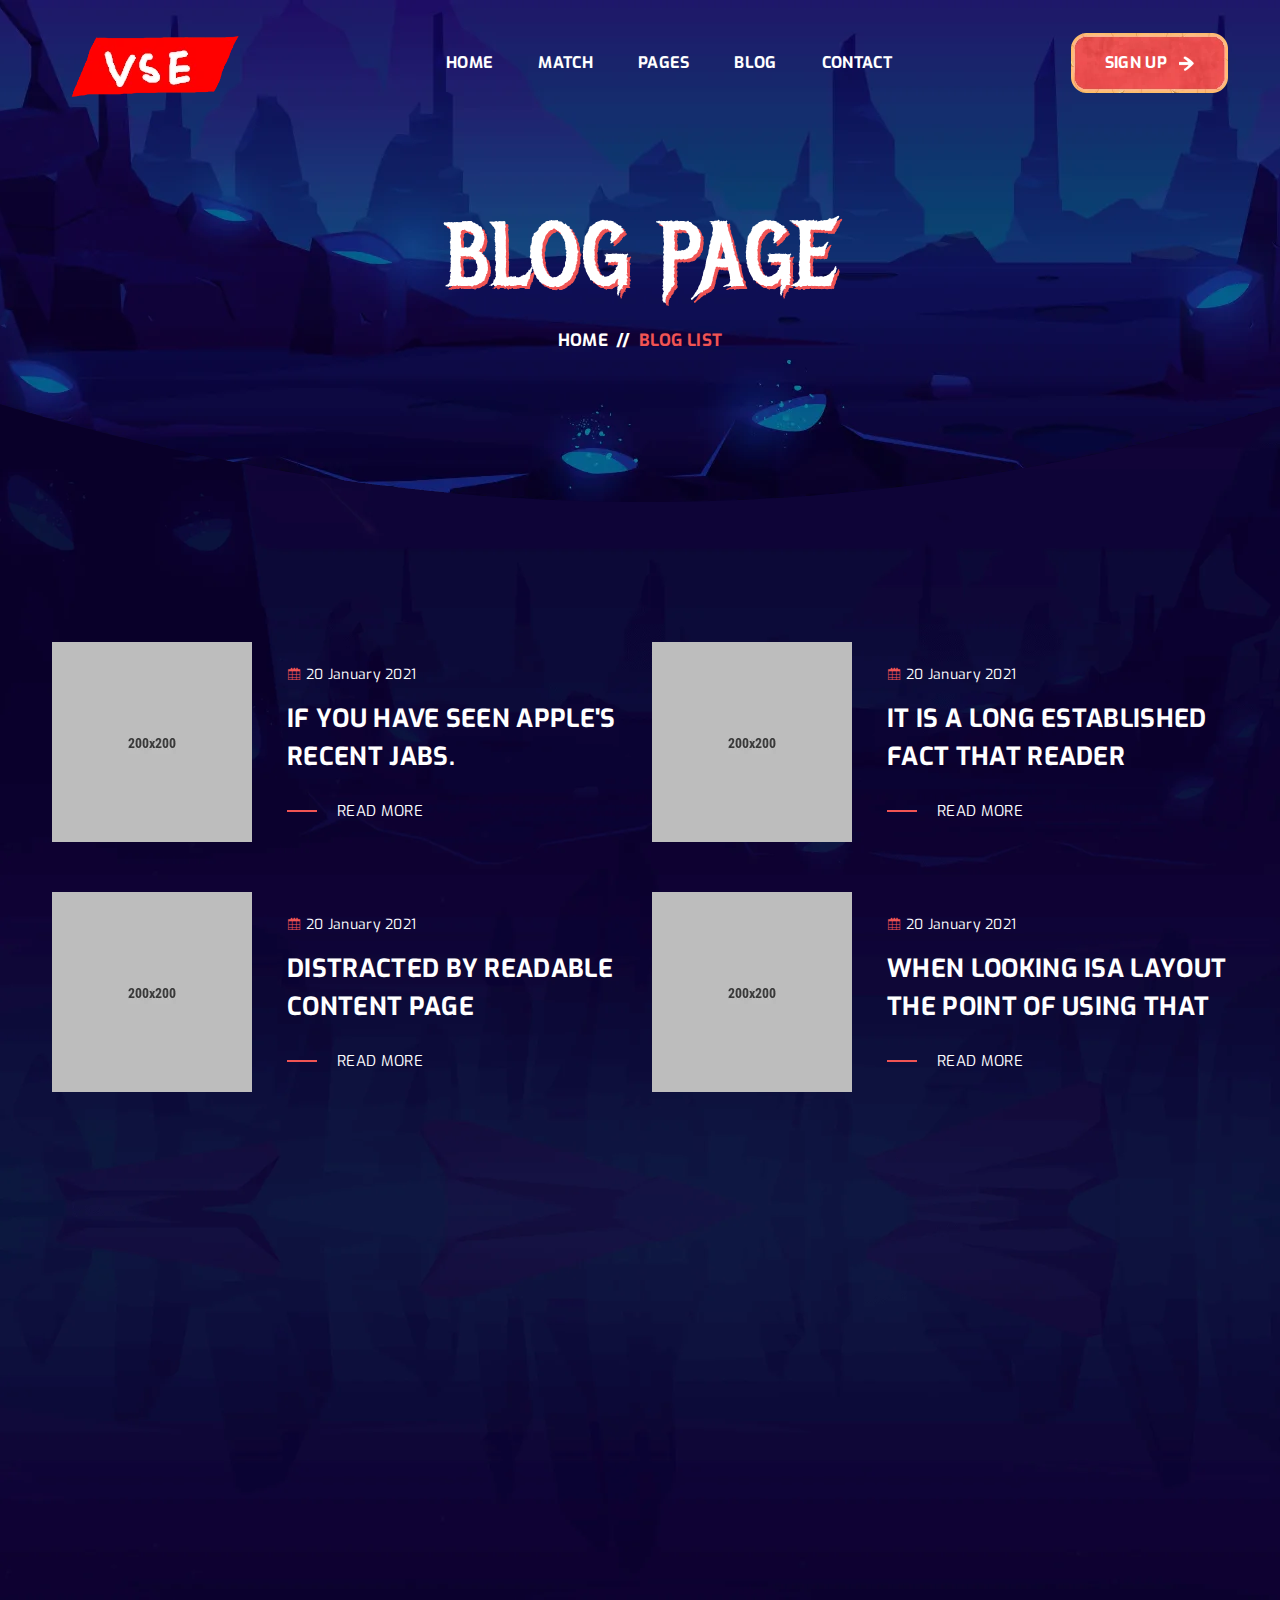
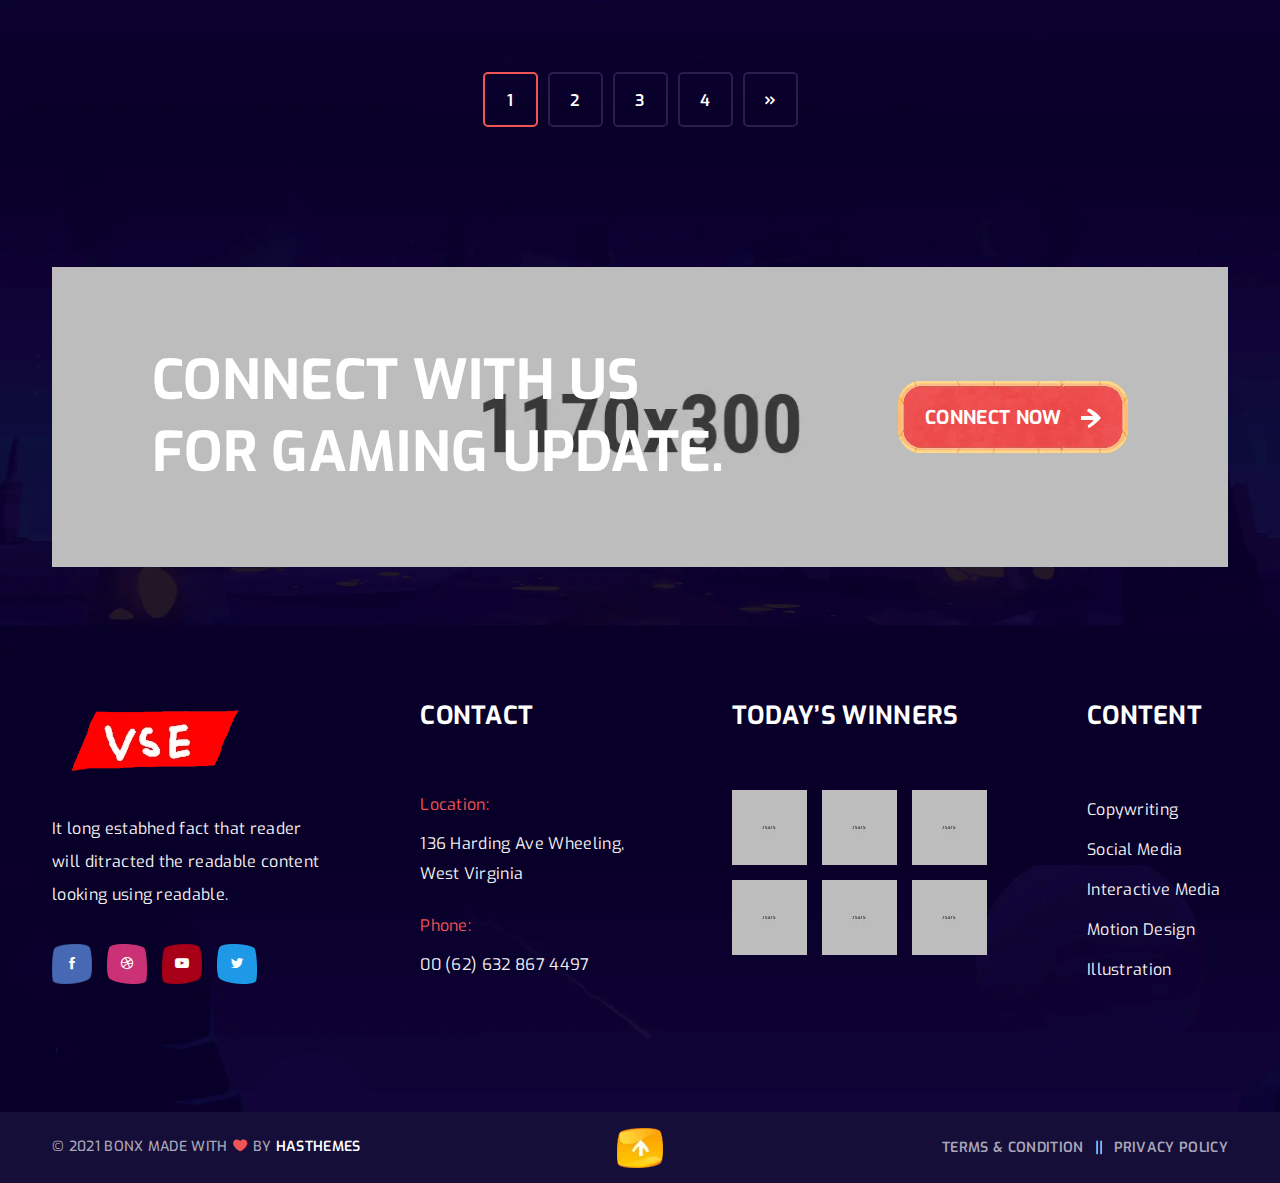
<file: blog-without-sidebar.html>
<!doctype html>
<html class="no-js" lang="en">

<head>
    <meta charset="utf-8">
    <meta http-equiv="x-ua-compatible" content="ie=edge">
    <title>Bonx - Gaming Website Template HTML Version</title>
    <meta name="description" content="Bonx is a terrific esports website template with a slick and modern look.  It’s a robust gaming HTML template for bloggers and online gamers who want to share their enthusiasm for games on the internet."/>
    <meta name="keywords" content="	bootstrap, clean, esports, game, game portal, Game website, gamer, games, gaming, magazine, match, modern, online game, sport, sports">
    <meta name="author" content="Code Carnival">
    <meta name="viewport" content="width=device-width, initial-scale=1">
    
    <!-- Add site Favicon -->
    <link rel="shortcut icon" href="assets/img/favicon.ico" type="image/png">

    <!-- CSS 
    ========================= -->
    <link rel="preconnect" href="https://fonts.googleapis.com">
    <link rel="preconnect" href="https://fonts.gstatic.com" crossorigin>
    <link href="https://fonts.googleapis.com/css2?family=Exo:ital,wght@0,100;0,200;0,300;0,400;0,500;0,600;0,700;0,800;0,900;1,100;1,200;1,300;1,400;1,500;1,600;1,700;1,800;1,900&family=Metal+Mania&display=swap" rel="stylesheet">

    <link rel="stylesheet" href="assets/css/vendor/bootstrap.min.css">
    <link rel="stylesheet" href="assets/css/slick.css">
    <link rel="stylesheet" href="assets/css/icofont.min.css">
    <link rel="stylesheet" href="assets/css/animate.css">
    <link rel="stylesheet" href="assets/css/nice-select.css">
    <link rel="stylesheet" href="assets/css/magnific-popup.css">
    <!-- Main Style CSS -->
    <link rel="stylesheet" href="assets/css/style.css">
</head>

<body class="body__bg" data-bgimg="assets/img/bg/body-bg2.webp">
   
  
    <!--header area start-->
    <header class="header_section header_transparent sticky-header">
        <div class="container">
            <div class="row">
                <div class="col-12">
                    <div class="main_header d-flex justify-content-between align-items-center">
                        <div class="header_logo">
                            <a class="sticky_none" href="index.html"><img aria-label="logo" width="215" height="79" src="assets/img/logo/logo.webp" alt=""></a>
                        </div>
                        <!--main menu start-->
                        <div class="main_menu d-none d-lg-block"> 
                            <nav>  
                                <ul class="d-flex">
                                    <li><a href="index.html">Home</a></li> 
                                    <li><a href="match.html">Match</a>
                                        <ul class="sub_menu">
                                            <li><a href="match.html">Match Page</a></li>
                                            <li><a href="match-details.html">Match Details</a></li>
                                        </ul>
                                    </li>
                                    <li><a href="#">Pages</a>
                                        <ul class="sub_menu">
                                            <li><a href="about.html">About Us</a></li>
                                            <li><a href="all-game.html">All Game</a></li>
                                            <li><a href="game-details.html">Game Details</a></li>
                                            <li><a href="faq.html">Faq Page</a></li>
                                            <li><a href="players.html">Players</a></li>
                                            <li><a href="player-details.html">Player Details</a></li>
                                            <li><a href="registration.html">Sign Up</a></li>
                                            <li><a href="login.html">Login</a></li>
                                            <li><a href="404.html">Error 404</a></li>
                                        </ul>
                                    </li>
                                    <li><a href="blog-left-sidebar.html">blog</a>
                                        <ul class="sub_menu">
                                            <li><a href="blog-left-sidebar.html">Blog Left Sidebar</a></li>
                                            <li><a href="blog-right-sidebar.html">Blog Right Sidebar</a></li>
                                            <li><a href="blog-without-sidebar.html">Blog Without Sidebar</a></li>
                                             <li><a href="blog-grid-left-sidebar.html">Blog Grid Left Sidebar</a></li>
                                            <li><a href="blog-grid-right-sidebar.html">Blog Grid Right Sidebar</a></li>
                                            <li><a href="blog-grid-without-sidebar.html">Blog Grid Without Sidebar</a></li>
                                            <li><a href="blog-details-left-sidebar.html">Blog Details Left Sidebar</a></li>
                                            <li><a href="blog-details-right-sidebar.html">Blog Details Right Sidebar</a></li>
                                            <li><a href="blog-details.html">Blog Details</a></li>
                                        </ul>
                                    </li>
                                    <li><a href="contact.html">Contact</a></li>
                                </ul>  
                            </nav>
                        </div>
                        <!--main menu end-->
                        <div class="header_right_sidebar d-flex align-items-center">
                            <div class="sing_up_btn">
                                <a class="btn btn-link" href="registration.html">SIGN UP <img width="15" height="15" src="assets/img/icon/arrrow-icon2.webp" alt=""> </a>
                            </div>
                            <div class="canvas_open">
                                <button type="button" data-bs-toggle="offcanvas" data-bs-target="#offcanvasMenu"><i class="icofont-navigation-menu"></i></button>
                            </div>
                        </div>
                    </div>
                </div>
            </div>
        </div>
    </header>
    <!--header area end-->

    <!--offcanvas menu area start-->
    <div class="offcanvas offcanvas-start" tabindex="-1" id="offcanvasMenu">
        <div class="offcanvas-header justify-content-end">
            <button type="button" class="btn-close text-reset" data-bs-dismiss="offcanvas" aria-label="Close"></button>
        </div>
        <div class="offcanvas-body">
            <ul class="offcanvas_main_menu">
                <li class="menu-item-has-children active">
                    <a href="index.html">Home</a>
                </li>
                <li class="menu-item-has-children"><a href="#">Match</a>
                    <ul class="sub-menu">
                        <li><a href="match.html">Match Page</a></li>
                        <li><a href="match-details.html">Match Details</a></li>
                    </ul>
                </li>
                <li class="menu-item-has-children"><a href="#">Pages</a>
                    <ul class="sub-menu">
                        <li><a href="about.html">About Us</a></li>
                        <li><a href="all-game.html">All Game</a></li>
                        <li><a href="game-details.html">Game Details</a></li>
                        <li><a href="faq.html">Faq Page</a></li>
                        <li><a href="players.html">Players</a></li>
                        <li><a href="player-details.html">Player Details</a></li>
                                            <li><a href="registration.html">Sign Up</a></li>
                                            <li><a href="login.html">Login</a></li>
                        <li><a href="404.html">Error 404</a></li>
                    </ul>
                </li>
                <li class="menu-item-has-children">
                    <a href="#">blog</a>
                    <ul class="sub-menu">
                        <li><a href="blog-left-sidebar.html">Blog Left Sidebar</a></li>
                        <li><a href="blog-right-sidebar.html">Blog Right Sidebar</a></li>
                        <li><a href="blog-without-sidebar.html">Blog Without Sidebar</a></li>
                            <li><a href="blog-grid-left-sidebar.html">Blog Grid Left Sidebar</a></li>
                            <li><a href="blog-grid-right-sidebar.html">Blog Grid Right Sidebar</a></li>
                        <li><a href="blog-grid-without-sidebar.html">Blog Grid Without Sidebar</a></li>
                        <li><a href="blog-details-left-sidebar.html">Blog Details Left Sidebar</a></li>
                        <li><a href="blog-details-right-sidebar.html">Blog Details Right Sidebar</a></li>
                        <li><a href="blog-details.html">Blog Details</a></li>
                    </ul>
                </li>
                <li class="menu-item-has-children"><a href="contact.html">Contact Us</a></li>
            </ul>
        </div>
    </div>
    <!--offcanvas menu area end-->

    <!-- breadcrumbs area start -->
    <div class="breadcrumbs_aree breadcrumbs_bg mb-140" data-bgimg="assets/img/bg/breadcrumbs-bg.webp">
        <div class="container">
            <div class="row">
                <div class="col-12">
                    <div class="breadcrumbs_text text-center">
                        <h1>BLOG PAGE</h1>
                        <ul class="d-flex justify-content-center">
                            <li><a href="index.html">Home </a></li>
                            <li> <span>//</span></li>
                            <li>  Blog List</li>
                        </ul>
                    </div>
                </div>
            </div>
        </div>
    </div>
    <!-- breadcrumbs area end -->

    <!-- page wrapper start -->
    <div class="page_wrapper">

        <!-- blog page section start -->
        <section class="blog_page_section mb-140">
                <div class="container">
                    <div class="blog_page_inner">
                        <div class="row">
                            <div class="col-lg-6">
                                <div class="single_blog d-flex align-items-center wow fadeInUp" data-wow-delay="0.1s" data-wow-duration="1.1s">
                                    <div class="blog_thumb">
                                        <a href="blog-details.html"><img width="200" height="200" src="assets/img/blog/blog1.webp" alt=""></a>
                                    </div>
                                    <div class="blog_content">
                                        <div class="blog_date">
                                            <span><i class="icofont-calendar"></i>  20 January 2021</span>
                                        </div>
                                        <h3><a href="blog-details.html">if you have seen Apple's
                                            recent jabs.</a></h3>
                                        <a href="blog-details.html">READ MORE</a>
                                    </div>
                                </div>
                            </div>
                            <div class="col-lg-6">
                                <div class="single_blog d-flex align-items-center wow fadeInUp" data-wow-delay="0.2s" data-wow-duration="1.2s">
                                    <div class="blog_thumb">
                                        <a href="blog-details.html"><img width="200" height="200" src="assets/img/blog/blog2.webp" alt=""></a>
                                    </div>
                                    <div class="blog_content">
                                        <div class="blog_date">
                                            <span><i class="icofont-calendar"></i>  20 January 2021</span>
                                        </div>
                                        <h3><a href="blog-details.html">It is a long established
                                            fact that reader
                                            </a></h3>
                                        <a href="blog-details.html">READ MORE</a>
                                    </div>
                                </div>
                            </div>
                            <div class="col-lg-6">
                                <div class="single_blog d-flex align-items-center wow fadeInUp" data-wow-delay="0.3s" data-wow-duration="1.3s">
                                    <div class="blog_thumb">
                                        <a href="blog-details.html"><img width="200" height="200" src="assets/img/blog/blog3.webp" alt=""></a>
                                    </div>
                                    <div class="blog_content">
                                        <div class="blog_date">
                                            <span><i class="icofont-calendar"></i>  20 January 2021</span>
                                        </div>
                                        <h3><a href="blog-details.html">distracted by readable
                                            content page</a></h3>
                                        <a href="blog-details.html">READ MORE</a>
                                    </div>
                                </div>
                            </div>
                            <div class="col-lg-6">
                                <div class="single_blog d-flex align-items-center wow fadeInUp" data-wow-delay="0.4s" data-wow-duration="1.4s">
                                    <div class="blog_thumb">
                                        <a href="blog-details.html"><img width="200" height="200" src="assets/img/blog/blog4.webp" alt=""></a>
                                    </div>
                                    <div class="blog_content">
                                        <div class="blog_date">
                                            <span><i class="icofont-calendar"></i>  20 January 2021</span>
                                        </div>
                                        <h3><a href="blog-details.html">when looking isa layout
                                            The point of using that</a></h3>
                                        <a href="blog-details.html">READ MORE</a>
                                    </div>
                                </div>
                            </div>
                            <div class="col-lg-6">
                                <div class="single_blog d-flex align-items-center wow fadeInUp" data-wow-delay="0.1s" data-wow-duration="1.1s">
                                    <div class="blog_thumb">
                                        <a href="blog-details.html"><img width="200" height="200" src="assets/img/blog/blog5.webp" alt=""></a>
                                    </div>
                                    <div class="blog_content">
                                        <div class="blog_date">
                                            <span><i class="icofont-calendar"></i>  20 January 2021</span>
                                        </div>
                                        <h3><a href="blog-details.html">if you have seen Apple's
                                            recent jabs.</a></h3>
                                        <a href="blog-details.html">READ MORE</a>
                                    </div>
                                </div>
                            </div>
                            <div class="col-lg-6">
                                <div class="single_blog d-flex align-items-center wow fadeInUp" data-wow-delay="0.2s" data-wow-duration="1.2s">
                                    <div class="blog_thumb">
                                        <a href="blog-details.html"><img width="200" height="200" src="assets/img/blog/blog6.webp" alt=""></a>
                                    </div>
                                    <div class="blog_content">
                                        <div class="blog_date">
                                            <span><i class="icofont-calendar"></i>  20 January 2021</span>
                                        </div>
                                        <h3><a href="blog-details.html">it normal distre bution
                                            of letters opposed</a></h3>
                                        <a href="blog-details.html">READ MORE</a>
                                    </div>
                                </div>
                            </div>
                            <div class="col-lg-6">
                                <div class="single_blog d-flex align-items-center wow fadeInUp" data-wow-delay="0.3s" data-wow-duration="1.3s">
                                    <div class="blog_thumb">
                                        <a href="blog-details.html"><img width="200" height="200" src="assets/img/blog/blog7.webp" alt=""></a>
                                    </div>
                                    <div class="blog_content">
                                        <div class="blog_date">
                                            <span><i class="icofont-calendar"></i>  20 January 2021</span>
                                        </div>
                                        <h3><a href="blog-details.html"> if you have seen Apple's
                                            recent jabs.</a></h3>
                                        <a href="blog-details.html">READ MORE</a>
                                    </div>
                                </div>
                            </div>
                            <div class="col-lg-6">
                                <div class="single_blog d-flex align-items-center wow fadeInUp" data-wow-delay="0.4s" data-wow-duration="1.4s">
                                    <div class="blog_thumb">
                                        <a href="blog-details.html"><img width="200" height="200" src="assets/img/blog/blog8.webp" alt=""></a>
                                    </div>
                                    <div class="blog_content">
                                        <div class="blog_date">
                                            <span><i class="icofont-calendar"></i>  20 January 2021</span>
                                        </div>
                                        <h3><a href="blog-details.html"> content here', making it
                                            look like readable</a></h3>
                                        <a href="blog-details.html">READ MORE</a>
                                    </div>
                                </div>
                            </div>
                        </div>
                    </div>
                    <div class="pagination pagination_pages pagination_margin justify-content-center">
                        <ul class="justify-content-center">
                            <li class="current"><span>1</span></li>
                            <li><a href="#">2</a></li>
                            <li><a href="#">3</a></li>
                            <li><a href="#">4</a></li>
                            <li class="next"><a href="#"><i class="icofont-rounded-double-right"></i></a></li>
                        </ul>
                    </div>
                </div>
        </section>
        <!-- blog page section end -->

        <!-- gaming update section start -->
        <section class="gaming_update_section">
            <div class="container">
                <div class="row">
                    <div class="col-12">
                        <div class="gaming_update_inner d-flex justify-content-between align-items-center" data-bgimg="assets/img/bg/gaming-update.webp">
                            <div class="gaming_update_text">
                                <h2>Connect with us <br>
                                    for gamING update.</h2>
                            </div>
                            <div class="gaming_update_btn">
                                <a class="btn btn-link" href="contact.html">CONNECT NOW <img width="20" height="20" src="assets/img/icon/arrrow-icon.webp" alt=""> </a>
                            </div>
                        </div>
                    </div>
                </div>
            </div>
        </section>
        <!-- gaming update section end -->

    </div>
    <!-- page wrapper end -->

    <!--footer area start-->
    <footer class="footer_widgets">
        <div class="main_footer">
            <div class="container">
                <div class="row">
                    <div class="col-12">
                        <div class="main_footer_inner d-flex">
                            <div class="footer_widget_list">
                                <div class="footer_logo">
                                    <a href="#"><img aria-label="logo" width="215" height="79" src="assets/img/logo/logo.webp" alt=""></a>
                                </div>
                                <div class="footer_contact_desc">
                                    <p>It long estabhed fact that reader
                                        will ditracted the readable content
                                        looking using readable.</p>
                                </div>
                                <div class="footer_social">
                                    <ul class="d-flex">
                                        <li><a aria-label="facebook" class="facebook" href="https://www.facebook.com"><i class="icofont-facebook"></i></a></li>
                                        <li><a aria-label="dribble" class="dribbble" href="https://dribbble.com"><i class="icofont-dribbble"></i></a></li>
                                        <li><a aria-label="youtube" class="youtube" href="https://www.youtube.com"><i class="icofont-youtube-play"></i></a></li>
                                        <li><a aria-label="twitter" class="twitter" href="https://twitter.com"><i class="icofont-twitter"></i></a></li>
                                    </ul>
                                </div>
                            </div>
                            <div class="footer_widget_list contact">
                                <h3>Contact</h3>
                                <div class="footer_contact_info">
                                    <div class="footer_contact_info_list">
                                        <span>Location:</span>
                                        <p>136 Harding Ave
                                            Wheeling, West Virginia</p>
                                    </div>
                                    <div class="footer_contact_info_list">
                                        <span>Phone:</span>
                                        <p><a href="#">00 (62) 632 867 4497</a></p>
                                    </div>
                                </div>
                            </div>
                            <div class="footer_widget_list">
                                <h3>today’s winners</h3>
                                <div class="footer_winners_gallery">
                                    <div class="footer_winners_list d-flex">
                                        <div class="footer_winners_thumb">
                                            <a href="game-details.html"><img aria-label="game-team" width="75" height="75" src="assets/img/others/winners1.webp" alt=""></a>
                                        </div>
                                        <div class="footer_winners_thumb">
                                            <a href="game-details.html"><img aria-label="game-team" width="75" height="75" src="assets/img/others/winners2.webp" alt=""></a>
                                        </div>
                                        <div class="footer_winners_thumb">
                                            <a href="game-details.html"><img aria-label="game-team" width="75" height="75" src="assets/img/others/winners3.webp" alt=""></a>
                                        </div>
                                    </div>
                                    <div class="footer_winners_list d-flex">
                                        <div class="footer_winners_thumb">
                                            <a href="game-details.html"><img aria-label="game-team" width="75" height="75" src="assets/img/others/winners4.webp" alt=""></a>
                                        </div>
                                        <div class="footer_winners_thumb">
                                            <a href="game-details.html"><img aria-label="game-team" width="75" height="75" src="assets/img/others/winners5.webp" alt=""></a>
                                        </div>
                                        <div class="footer_winners_thumb">
                                            <a href="game-details.html"><img aria-label="game-team" width="75" height="75" src="assets/img/others/winners6.webp" alt=""></a>
                                        </div>
                                    </div>
                                </div>
                            </div>
                            <div class="footer_widget_list footer_list_menu">
                                <h3>Content</h3>
                                <div class="footer_menu">
                                    <ul>
                                        <li><a href="about.html"> Copywriting</a></li>
                                        <li><a href="about.html">Social Media</a></li>
                                        <li><a href="about.html">Interactive Media</a></li>
                                        <li><a href="about.html">Motion Design</a></li>
                                        <li><a href="about.html">Illustration</a></li>
                                    </ul>
                                </div>
                            </div>
                        </div>
                    </div> 
                </div>
            </div>
        </div>
        <div class="footer_bottom">
            <div class="container">
                <div class="row">
                    <div class="col-12">
                        <div class="footer_bottom_inner d-flex justify-content-between">
                            <div class="copyright_right">
                                <p> © 2021  BONX  Made with  <i class="icofont-heart"></i>  by <a href="https://hasthemes.com">HasThemes</a></p>
                            </div>
                            <div class="footer_bottom_link_menu">
                                <ul class="d-flex">
                                    <li><a href="about.html">Terms & Condition  </a></li>
                                    <li><a href="about.html">Privacy Policy  </a></li>
                                </ul>
                            </div>

                            <div class="scroll__top_icon">
                                <a id="scroll-top" href="#"><img aria-label="scroll-top" width="46" height="40" src="assets/img/icon/scroll-top.webp" alt=""></a>
                            </div>
                        </div>
                    </div>
                </div>
            </div>
        </div>
    </footer>
    <!--footer area end-->

   
<!-- JS
============================================ -->
<!--modernizr min js here-->
<script src="assets/js/vendor/modernizr-3.7.1.min.js"></script>

<!-- Vendor JS -->
<script src="assets/js/vendor/jquery-3.6.0.min.js"></script>
<script src="assets/js/vendor/jquery-migrate-3.3.2.min.js"></script>
<script src="assets/js/vendor/popper.js"></script>
<script src="assets/js/vendor/bootstrap.min.js"></script>
<script src="assets/js/slick.min.js"></script>
<script src="assets/js/wow.min.js"></script>
<script src="assets/js/jquery.nice-select.js"></script>
<script src="assets/js/jquery.magnific-popup.min.js"></script>
<script src="assets/js/jquery.counterup.min.js"></script>
<script src="assets/js/jquery-waypoints.js"></script>

<!-- Main JS -->
<script src="assets/js/main.js"></script>



</body>

</html>
</file>
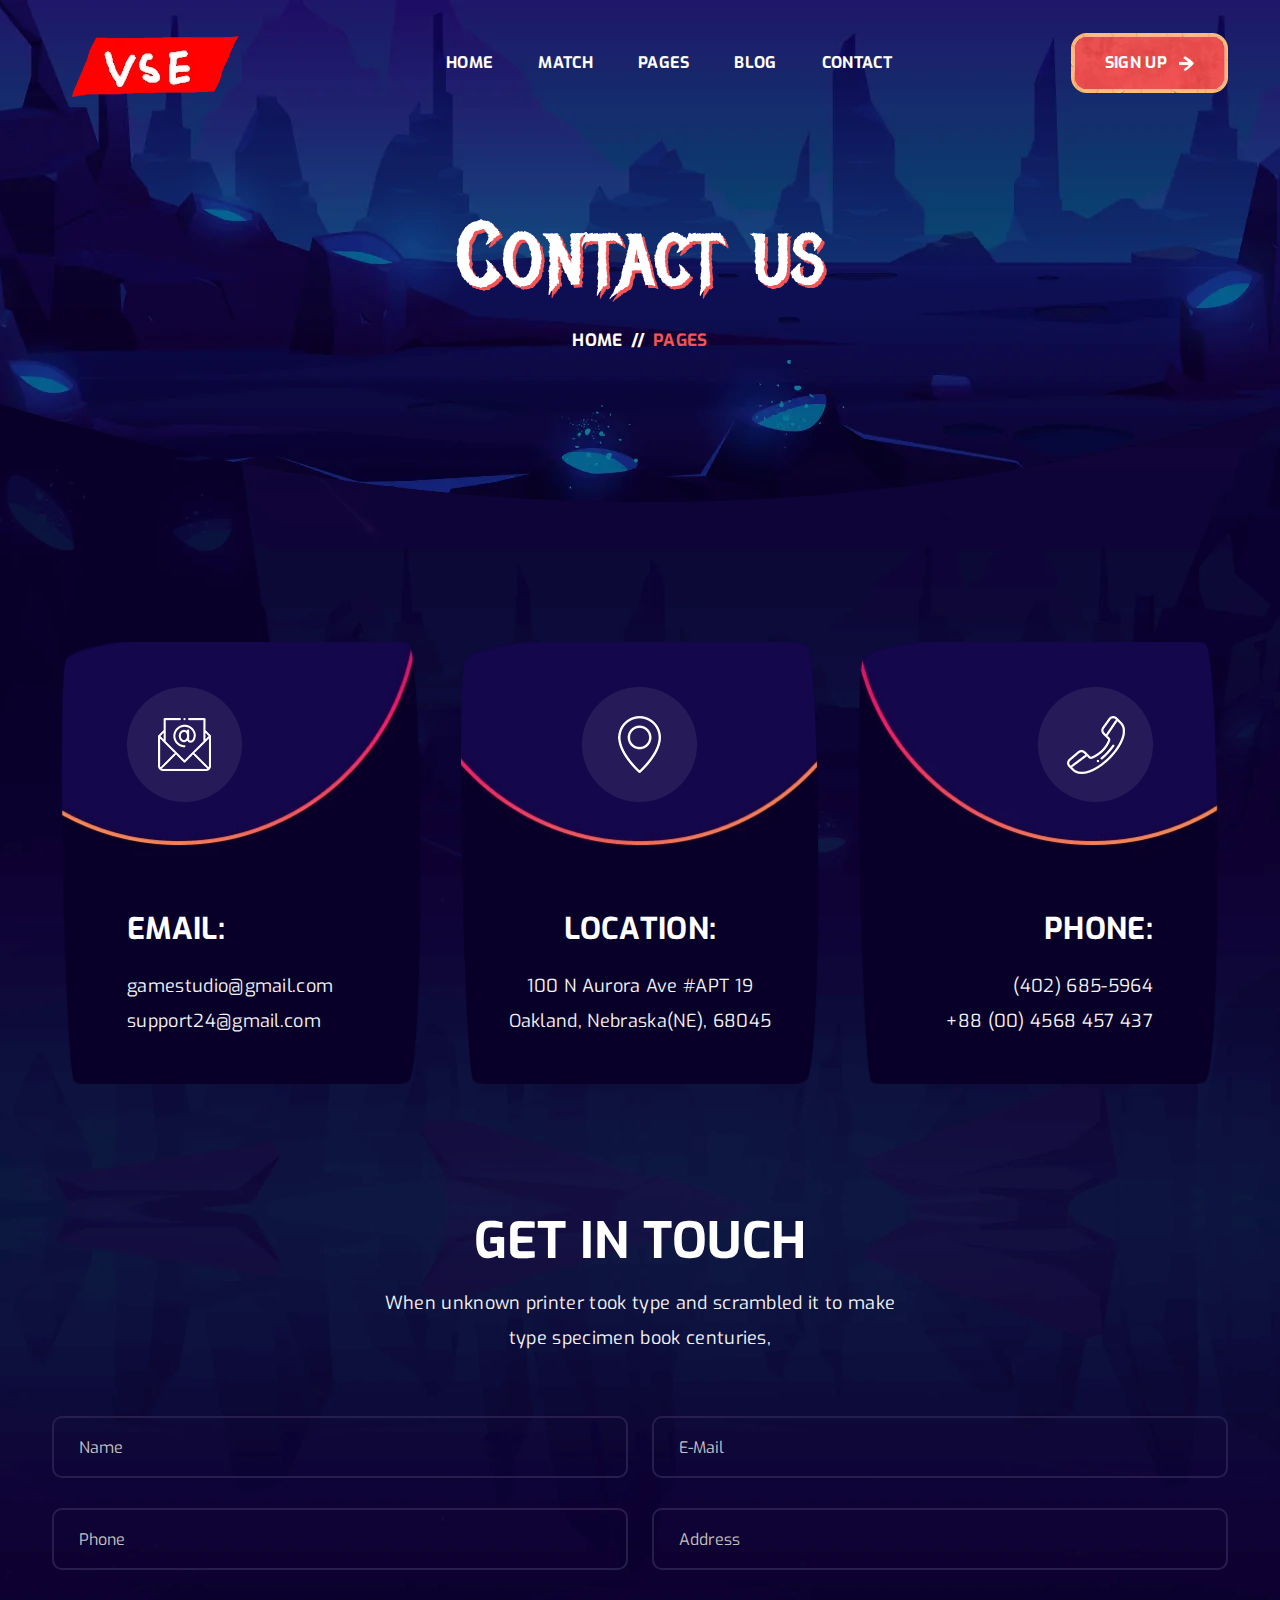
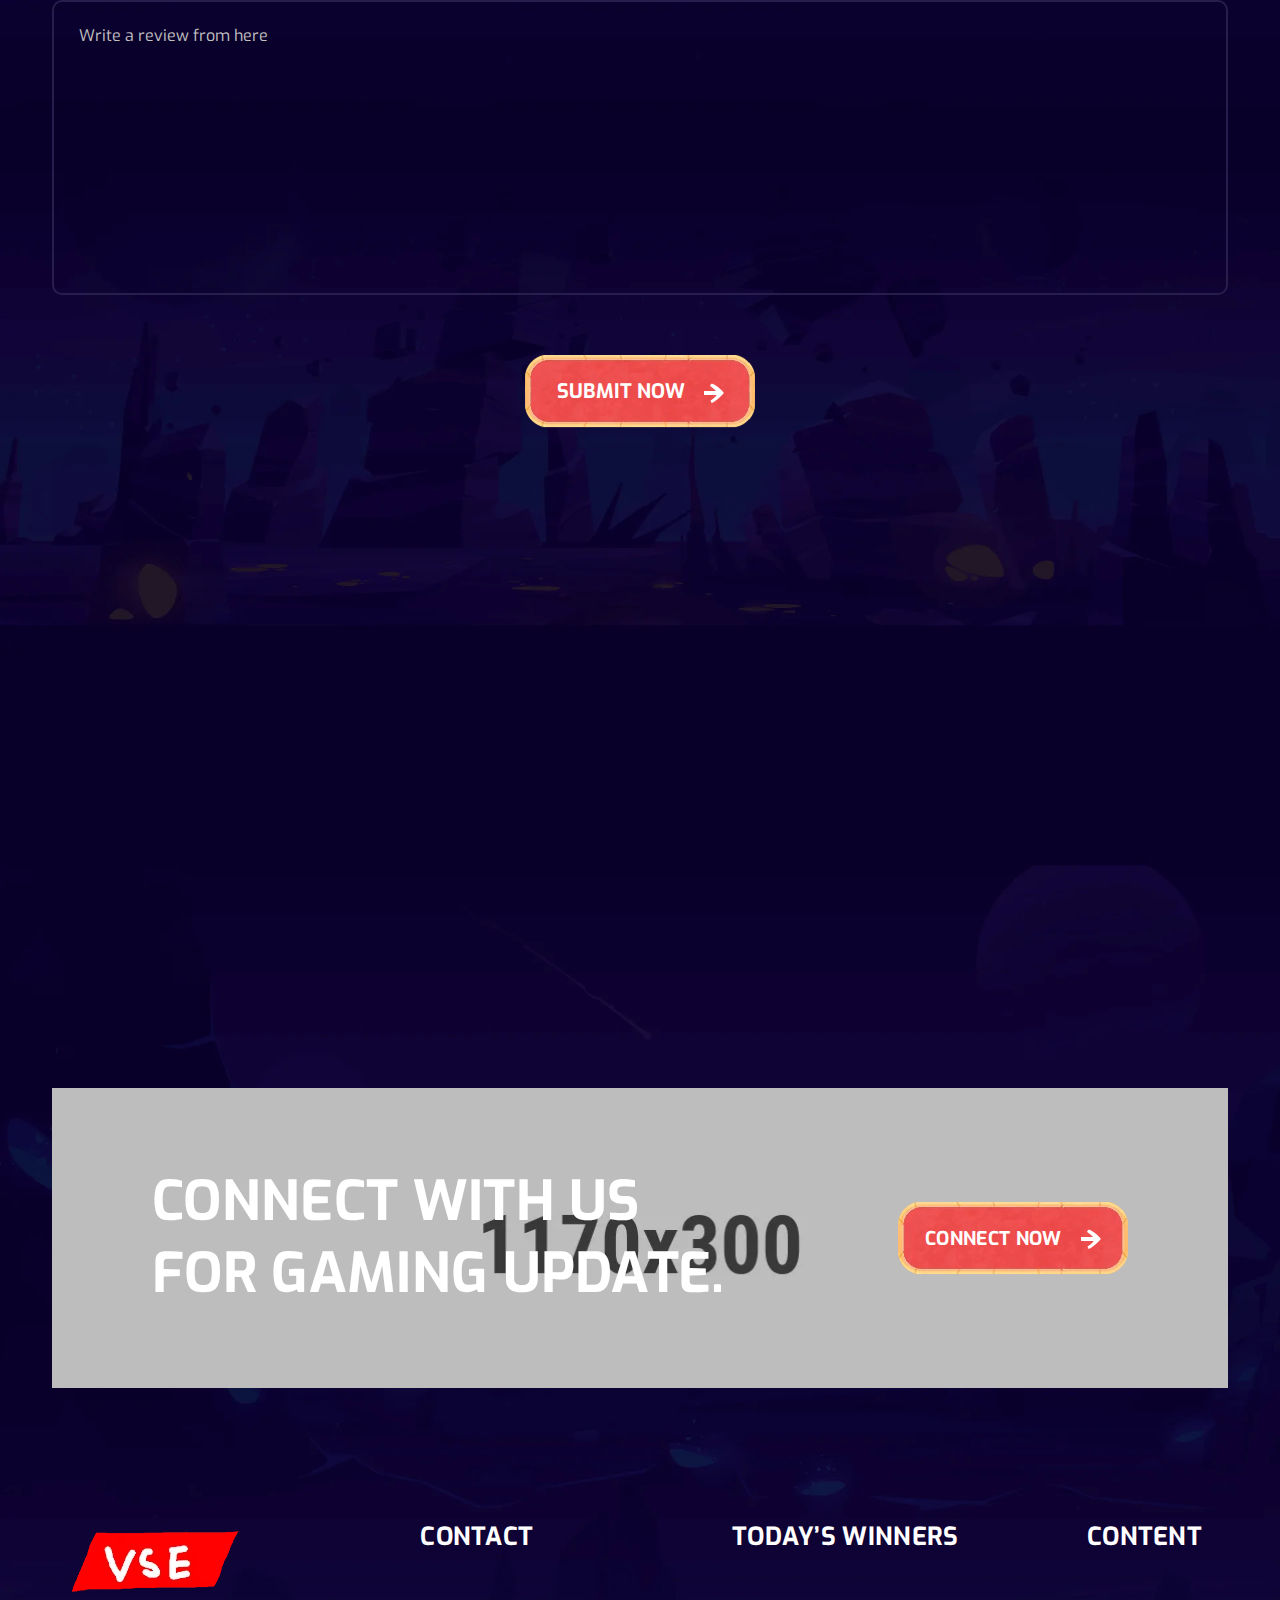
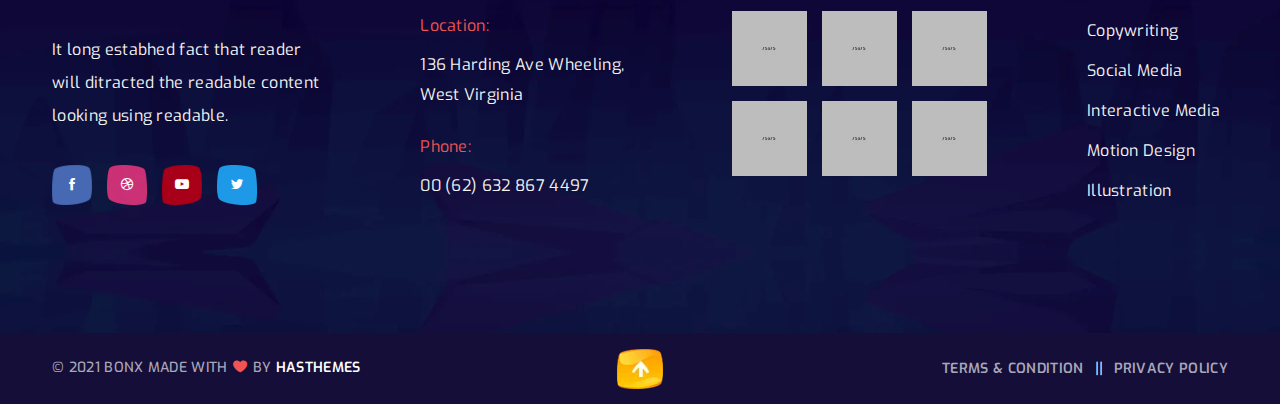
<file: contact.html>
<!doctype html>
<html class="no-js" lang="en">

<head>
    <meta charset="utf-8">
    <meta http-equiv="x-ua-compatible" content="ie=edge">
    <title>Bonx - Gaming Website Template HTML Version</title>
    <meta name="description" content="Bonx is a terrific esports website template with a slick and modern look.  It’s a robust gaming HTML template for bloggers and online gamers who want to share their enthusiasm for games on the internet."/>
    <meta name="keywords" content="	bootstrap, clean, esports, game, game portal, Game website, gamer, games, gaming, magazine, match, modern, online game, sport, sports">
    <meta name="author" content="Code Carnival">
    <meta name="viewport" content="width=device-width, initial-scale=1">
    
    <!-- Add site Favicon -->
    <link rel="shortcut icon" href="assets/img/favicon.ico" type="image/png">

    <!-- CSS 
    ========================= -->
    <link rel="preconnect" href="https://fonts.googleapis.com">
    <link rel="preconnect" href="https://fonts.gstatic.com" crossorigin>
    <link href="https://fonts.googleapis.com/css2?family=Exo:ital,wght@0,100;0,200;0,300;0,400;0,500;0,600;0,700;0,800;0,900;1,100;1,200;1,300;1,400;1,500;1,600;1,700;1,800;1,900&family=Metal+Mania&display=swap" rel="stylesheet">

    <link rel="stylesheet" href="assets/css/vendor/bootstrap.min.css">
    <link rel="stylesheet" href="assets/css/slick.css">
    <link rel="stylesheet" href="assets/css/icofont.min.css">
    <link rel="stylesheet" href="assets/css/animate.css">
    <link rel="stylesheet" href="assets/css/nice-select.css">
    <link rel="stylesheet" href="assets/css/magnific-popup.css">
    <!-- Main Style CSS -->
    <link rel="stylesheet" href="assets/css/style.css">
</head>

<body class="body__bg" data-bgimg="assets/img/bg/body-bg2.webp">
   
  
    <!--header area start-->
    <header class="header_section header_transparent sticky-header">
        <div class="container">
            <div class="row">
                <div class="col-12">
                    <div class="main_header d-flex justify-content-between align-items-center">
                        <div class="header_logo">
                            <a class="sticky_none" href="index.html"><img aria-label="logo" width="215" height="79" src="assets/img/logo/logo.webp" alt=""></a>
                        </div>
                        <!--main menu start-->
                        <div class="main_menu d-none d-lg-block"> 
                            <nav>  
                                <ul class="d-flex">
                                    <li><a href="index.html">Home</a></li> 
                                    <li><a href="match.html">Match</a>
                                        <ul class="sub_menu">
                                            <li><a href="match.html">Match Page</a></li>
                                            <li><a href="match-details.html">Match Details</a></li>
                                        </ul>
                                    </li>
                                    <li><a href="#">Pages</a>
                                        <ul class="sub_menu">
                                            <li><a href="about.html">About Us</a></li>
                                            <li><a href="all-game.html">All Game</a></li>
                                            <li><a href="game-details.html">Game Details</a></li>
                                            <li><a href="faq.html">Faq Page</a></li>
                                            <li><a href="players.html">Players</a></li>
                                            <li><a href="player-details.html">Player Details</a></li>
                                            <li><a href="registration.html">Sign Up</a></li>
                                            <li><a href="login.html">Login</a></li>
                                            <li><a href="404.html">Error 404</a></li>
                                        </ul>
                                    </li>
                                    <li><a href="blog-left-sidebar.html">blog</a>
                                        <ul class="sub_menu">
                                            <li><a href="blog-left-sidebar.html">Blog Left Sidebar</a></li>
                                            <li><a href="blog-right-sidebar.html">Blog Right Sidebar</a></li>
                                            <li><a href="blog-without-sidebar.html">Blog Without Sidebar</a></li>
                                             <li><a href="blog-grid-left-sidebar.html">Blog Grid Left Sidebar</a></li>
                                            <li><a href="blog-grid-right-sidebar.html">Blog Grid Right Sidebar</a></li>
                                            <li><a href="blog-grid-without-sidebar.html">Blog Grid Without Sidebar</a></li>
                                            <li><a href="blog-details-left-sidebar.html">Blog Details Left Sidebar</a></li>
                                            <li><a href="blog-details-right-sidebar.html">Blog Details Right Sidebar</a></li>
                                            <li><a href="blog-details.html">Blog Details</a></li>
                                        </ul>
                                    </li>
                                    <li><a href="contact.html">Contact</a></li>
                                </ul>  
                            </nav>
                        </div>
                        <!--main menu end-->
                        <div class="header_right_sidebar d-flex align-items-center">
                            <div class="sing_up_btn">
                                <a class="btn btn-link" href="registration.html">SIGN UP <img width="15" height="15" src="assets/img/icon/arrrow-icon2.webp" alt=""> </a>
                            </div>
                            <div class="canvas_open">
                                <button type="button" data-bs-toggle="offcanvas" data-bs-target="#offcanvasMenu"><i class="icofont-navigation-menu"></i></button>
                            </div>
                        </div>
                    </div>
                </div>
            </div>
        </div>
    </header>
    <!--header area end-->

    <!--offcanvas menu area start-->
    <div class="offcanvas offcanvas-start" tabindex="-1" id="offcanvasMenu">
        <div class="offcanvas-header justify-content-end">
            <button type="button" class="btn-close text-reset" data-bs-dismiss="offcanvas" aria-label="Close"></button>
        </div>
        <div class="offcanvas-body">
            <ul class="offcanvas_main_menu">
                <li class="menu-item-has-children active">
                    <a href="index.html">Home</a>
                </li>
                <li class="menu-item-has-children"><a href="#">Match</a>
                    <ul class="sub-menu">
                        <li><a href="match.html">Match Page</a></li>
                        <li><a href="match-details.html">Match Details</a></li>
                    </ul>
                </li>
                <li class="menu-item-has-children"><a href="#">Pages</a>
                    <ul class="sub-menu">
                        <li><a href="about.html">About Us</a></li>
                        <li><a href="all-game.html">All Game</a></li>
                        <li><a href="game-details.html">Game Details</a></li>
                        <li><a href="faq.html">Faq Page</a></li>
                        <li><a href="players.html">Players</a></li>
                        <li><a href="player-details.html">Player Details</a></li>
                                            <li><a href="registration.html">Sign Up</a></li>
                                            <li><a href="login.html">Login</a></li>
                        <li><a href="404.html">Error 404</a></li>
                    </ul>
                </li>
                <li class="menu-item-has-children">
                    <a href="#">blog</a>
                    <ul class="sub-menu">
                        <li><a href="blog-left-sidebar.html">Blog Left Sidebar</a></li>
                        <li><a href="blog-right-sidebar.html">Blog Right Sidebar</a></li>
                        <li><a href="blog-without-sidebar.html">Blog Without Sidebar</a></li>
                            <li><a href="blog-grid-left-sidebar.html">Blog Grid Left Sidebar</a></li>
                            <li><a href="blog-grid-right-sidebar.html">Blog Grid Right Sidebar</a></li>
                        <li><a href="blog-grid-without-sidebar.html">Blog Grid Without Sidebar</a></li>
                        <li><a href="blog-details-left-sidebar.html">Blog Details Left Sidebar</a></li>
                        <li><a href="blog-details-right-sidebar.html">Blog Details Right Sidebar</a></li>
                        <li><a href="blog-details.html">Blog Details</a></li>
                    </ul>
                </li>
                <li class="menu-item-has-children"><a href="contact.html">Contact Us</a></li>
            </ul>
        </div>
    </div>
    <!--offcanvas menu area end-->

    <!-- breadcrumbs area start -->
    <div class="breadcrumbs_aree breadcrumbs_bg mb-140" data-bgimg="assets/img/bg/breadcrumbs-bg.webp">
        <div class="container">
            <div class="row">
                <div class="col-12">
                    <div class="breadcrumbs_text text-center">
                        <h1>Contact us</h1>
                        <ul class="d-flex justify-content-center">
                            <li><a href="index.html">Home </a></li>
                            <li> <span>//</span></li>
                            <li>  PAGES</li>
                        </ul>
                    </div>
                </div>
            </div>
        </div>
    </div>
    <!-- breadcrumbs area end -->
    <!-- page wrapper start -->
    <div class="page_wrapper">
    
        <!-- contact section start -->
        <section class="contact_page_section mb-140">
            <div class="container">
                <div class="contact_info_area">
                    <div class="row">
                        <div class="col-lg-4 col-md-4 col-sm-6">
                            <div class="contact_info_list left wow fadeInUp" data-bgimg="assets/img/others/gaming-world-bg1.webp" data-wow-delay="0.1s" data-wow-duration="1.1s">
                                <div class="contact_info_thumb">
                                    <img width="115" height="115" src="assets/img/icon/email.webp" alt="">
                                </div>
                                <div class="contact_info_text">
                                    <h3>Email:</h3>
                                    <p>
                                        <a href="mailto:gamestudio@gmail.com">gamestudio@gmail.com</a>  <br>
                                        <a href="mailto:support24@gmail.com">support24@gmail.com</a>
                                    </p>
                                </div>
                            </div>
                        </div>
                        <div class="col-lg-4 col-md-4 col-sm-6">
                            <div class="contact_info_list center wow fadeInUp" data-bgimg="assets/img/others/gaming-world-bg2.webp" data-wow-delay="0.2s" data-wow-duration="1.2s">
                                <div class="contact_info_thumb">
                                    <img width="115" height="115" src="assets/img/icon/location.webp" alt="">
                                </div>
                                <div class="contact_info_text">
                                    <h3>Location:</h3>
                                    <p>100 N Aurora Ave #APT 19
                                        Oakland, Nebraska(NE), 68045</p>
                                </div>
                            </div>
                        </div>
                        <div class="col-lg-4 col-md-4 col-sm-6">
                            <div class="contact_info_list right wow fadeInUp" data-bgimg="assets/img/others/gaming-world-bg3.webp" data-wow-delay="0.3s" data-wow-duration="1.3s">
                                <div class="contact_info_thumb">
                                    <img width="115" height="115" src="assets/img/icon/phone.webp" alt="">
                                </div>
                                <div class="contact_info_text">
                                    <h3>Phone:</h3>
                                    <p> 
                                        <a href="tel:(402)685-5964"> (402) 685-5964</a>
                                        <a href="tel:+88(00)4568457437"> +88 (00) 4568 457 437</a>
                                    </p>
                                </div>
                            </div>
                        </div>
                    </div>
                </div>

                
                <div class="contact_form_area">
                    <div class="section_title text-center mb-60">
                        <h2>GET IN TOUCH</h2>
                        <p>When unknown printer took type and scrambled it to make <br>
                            type specimen book centuries,</p>
                    </div>
                    <div class="contact_form_inner">
                        <form id="contact-form" action="assets/mail.php">
                            <div class="row">
                                <div class="col-lg-6">
                                    <div class="form_input">
                                        <input name="con_name" placeholder="Name" type="text">
                                    </div>
                                </div>
                                <div class="col-lg-6">
                                    <div class="form_input">
                                        <input name="con_email"  placeholder="E-Mail" type="text">
                                    </div>
                                </div>
                                <div class="col-lg-6">
                                    <div class="form_input">
                                        <input name="con_phone"  placeholder="Phone" type="text">
                                    </div>
                                </div>
                                <div class="col-lg-6">
                                    <div class="form_input">
                                        <input name="con_address"  placeholder="Address" type="text">
                                    </div>
                                </div>
                            </div>
                            <div class="form_textarea">
                                <textarea name="con_message" placeholder="Write a review from here"></textarea>
                            </div>
                            <div class="form_input_btn text-center">
                                <button type="submit" class="btn btn-link">SUBMIT NOW <img width="20" height="20" src="assets/img/icon/arrrow-icon.webp" alt=""></button>
                            </div>
                            <p class="form-message"></p>
                        </form>
                    </div>
                </div>
            </div>
        </section>
        <!-- contact section end -->

        <!--contact map start-->
        <div class="contact_map mt-70">
            <iframe src="https://www.google.com/maps/embed?pb=!1m18!1m12!1m3!1d2484.6701389278105!2d-0.13442558407566274!3d51.48256882033922!2m3!1f0!2f0!3f0!3m2!1i1024!2i768!4f13.1!3m3!1m2!1s0x48760532743b90e1%3A0x790260718555a20c!2sU.S.%20Embassy%2C%20London!5e0!3m2!1sen!2sbd!4v1623927462716!5m2!1sen!2sbd"  style="border:0;" allowfullscreen="" loading="lazy"></iframe>
        </div>
        <!--contact map end-->

        <!-- gaming update section start -->
        <section class="gaming_update_section contact_gaming_update">
            <div class="container">
                <div class="row">
                    <div class="col-12">
                        <div class="gaming_update_inner d-flex justify-content-between align-items-center" data-bgimg="assets/img/bg/gaming-update.webp">
                            <div class="gaming_update_text">
                                <h2>Connect with us <br>
                                    for gamING update.</h2>
                            </div>
                            <div class="gaming_update_btn">
                                <a class="btn btn-link" href="#">CONNECT NOW <img width="20" height="20" src="assets/img/icon/arrrow-icon.webp" alt=""> </a>
                            </div>
                        </div>
                    </div>
                </div>
            </div>
        </section>
        <!-- gaming update section end -->

    </div>
    <!-- page wrapper end -->

    <!--footer area start-->
    <footer class="footer_widgets">
        <div class="main_footer">
            <div class="container">
                <div class="row">
                    <div class="col-12">
                        <div class="main_footer_inner d-flex">
                            <div class="footer_widget_list">
                                <div class="footer_logo">
                                    <a href="#"><img aria-label="logo" width="215" height="79" src="assets/img/logo/logo.webp" alt=""></a>
                                </div>
                                <div class="footer_contact_desc">
                                    <p>It long estabhed fact that reader
                                        will ditracted the readable content
                                        looking using readable.</p>
                                </div>
                                <div class="footer_social">
                                    <ul class="d-flex">
                                        <li><a aria-label="facebook" class="facebook" href="https://www.facebook.com"><i class="icofont-facebook"></i></a></li>
                                        <li><a aria-label="dribble" class="dribbble" href="https://dribbble.com"><i class="icofont-dribbble"></i></a></li>
                                        <li><a aria-label="youtube" class="youtube" href="https://www.youtube.com"><i class="icofont-youtube-play"></i></a></li>
                                        <li><a aria-label="twitter" class="twitter" href="https://twitter.com"><i class="icofont-twitter"></i></a></li>
                                    </ul>
                                </div>
                            </div>
                            <div class="footer_widget_list contact">
                                <h3>Contact</h3>
                                <div class="footer_contact_info">
                                    <div class="footer_contact_info_list">
                                        <span>Location:</span>
                                        <p>136 Harding Ave
                                            Wheeling, West Virginia</p>
                                    </div>
                                    <div class="footer_contact_info_list">
                                        <span>Phone:</span>
                                        <p><a href="#">00 (62) 632 867 4497</a></p>
                                    </div>
                                </div>
                            </div>
                            <div class="footer_widget_list">
                                <h3>today’s winners</h3>
                                <div class="footer_winners_gallery">
                                    <div class="footer_winners_list d-flex">
                                        <div class="footer_winners_thumb">
                                            <a href="game-details.html"><img aria-label="game-team" width="75" height="75" src="assets/img/others/winners1.webp" alt=""></a>
                                        </div>
                                        <div class="footer_winners_thumb">
                                            <a href="game-details.html"><img aria-label="game-team" width="75" height="75" src="assets/img/others/winners2.webp" alt=""></a>
                                        </div>
                                        <div class="footer_winners_thumb">
                                            <a href="game-details.html"><img aria-label="game-team" width="75" height="75" src="assets/img/others/winners3.webp" alt=""></a>
                                        </div>
                                    </div>
                                    <div class="footer_winners_list d-flex">
                                        <div class="footer_winners_thumb">
                                            <a href="game-details.html"><img aria-label="game-team" width="75" height="75" src="assets/img/others/winners4.webp" alt=""></a>
                                        </div>
                                        <div class="footer_winners_thumb">
                                            <a href="game-details.html"><img aria-label="game-team" width="75" height="75" src="assets/img/others/winners5.webp" alt=""></a>
                                        </div>
                                        <div class="footer_winners_thumb">
                                            <a href="game-details.html"><img aria-label="game-team" width="75" height="75" src="assets/img/others/winners6.webp" alt=""></a>
                                        </div>
                                    </div>
                                </div>
                            </div>
                            <div class="footer_widget_list footer_list_menu">
                                <h3>Content</h3>
                                <div class="footer_menu">
                                    <ul>
                                        <li><a href="about.html"> Copywriting</a></li>
                                        <li><a href="about.html">Social Media</a></li>
                                        <li><a href="about.html">Interactive Media</a></li>
                                        <li><a href="about.html">Motion Design</a></li>
                                        <li><a href="about.html">Illustration</a></li>
                                    </ul>
                                </div>
                            </div>
                        </div>
                    </div> 
                </div>
            </div>
        </div>
        <div class="footer_bottom">
            <div class="container">
                <div class="row">
                    <div class="col-12">
                        <div class="footer_bottom_inner d-flex justify-content-between">
                            <div class="copyright_right">
                                <p> © 2021  BONX  Made with  <i class="icofont-heart"></i>  by <a href="https://hasthemes.com">HasThemes</a></p>
                            </div>
                            <div class="footer_bottom_link_menu">
                                <ul class="d-flex">
                                    <li><a href="about.html">Terms & Condition  </a></li>
                                    <li><a href="about.html">Privacy Policy  </a></li>
                                </ul>
                            </div>

                            <div class="scroll__top_icon">
                                <a id="scroll-top" href="#"><img aria-label="scroll-top" width="46" height="40" src="assets/img/icon/scroll-top.webp" alt=""></a>
                            </div>
                        </div>
                    </div>
                </div>
            </div>
        </div>
    </footer>
    <!--footer area end-->
   
<!-- JS
============================================ -->
<!--modernizr min js here-->
<script src="assets/js/vendor/modernizr-3.7.1.min.js"></script>

<!-- Vendor JS -->
<script src="assets/js/vendor/jquery-3.6.0.min.js"></script>
<script src="assets/js/vendor/jquery-migrate-3.3.2.min.js"></script>
<script src="assets/js/vendor/popper.js"></script>
<script src="assets/js/vendor/bootstrap.min.js"></script>
<script src="assets/js/slick.min.js"></script>
<script src="assets/js/wow.min.js"></script>
<script src="assets/js/jquery.nice-select.js"></script>
<script src="assets/js/jquery.magnific-popup.min.js"></script>
<script src="assets/js/jquery.counterup.min.js"></script>
<script src="assets/js/jquery-waypoints.js"></script>
<script src="assets/js/ajax-mail.js"></script>

<!-- Main JS -->
<script src="assets/js/main.js"></script>



</body>

</html>
</file>
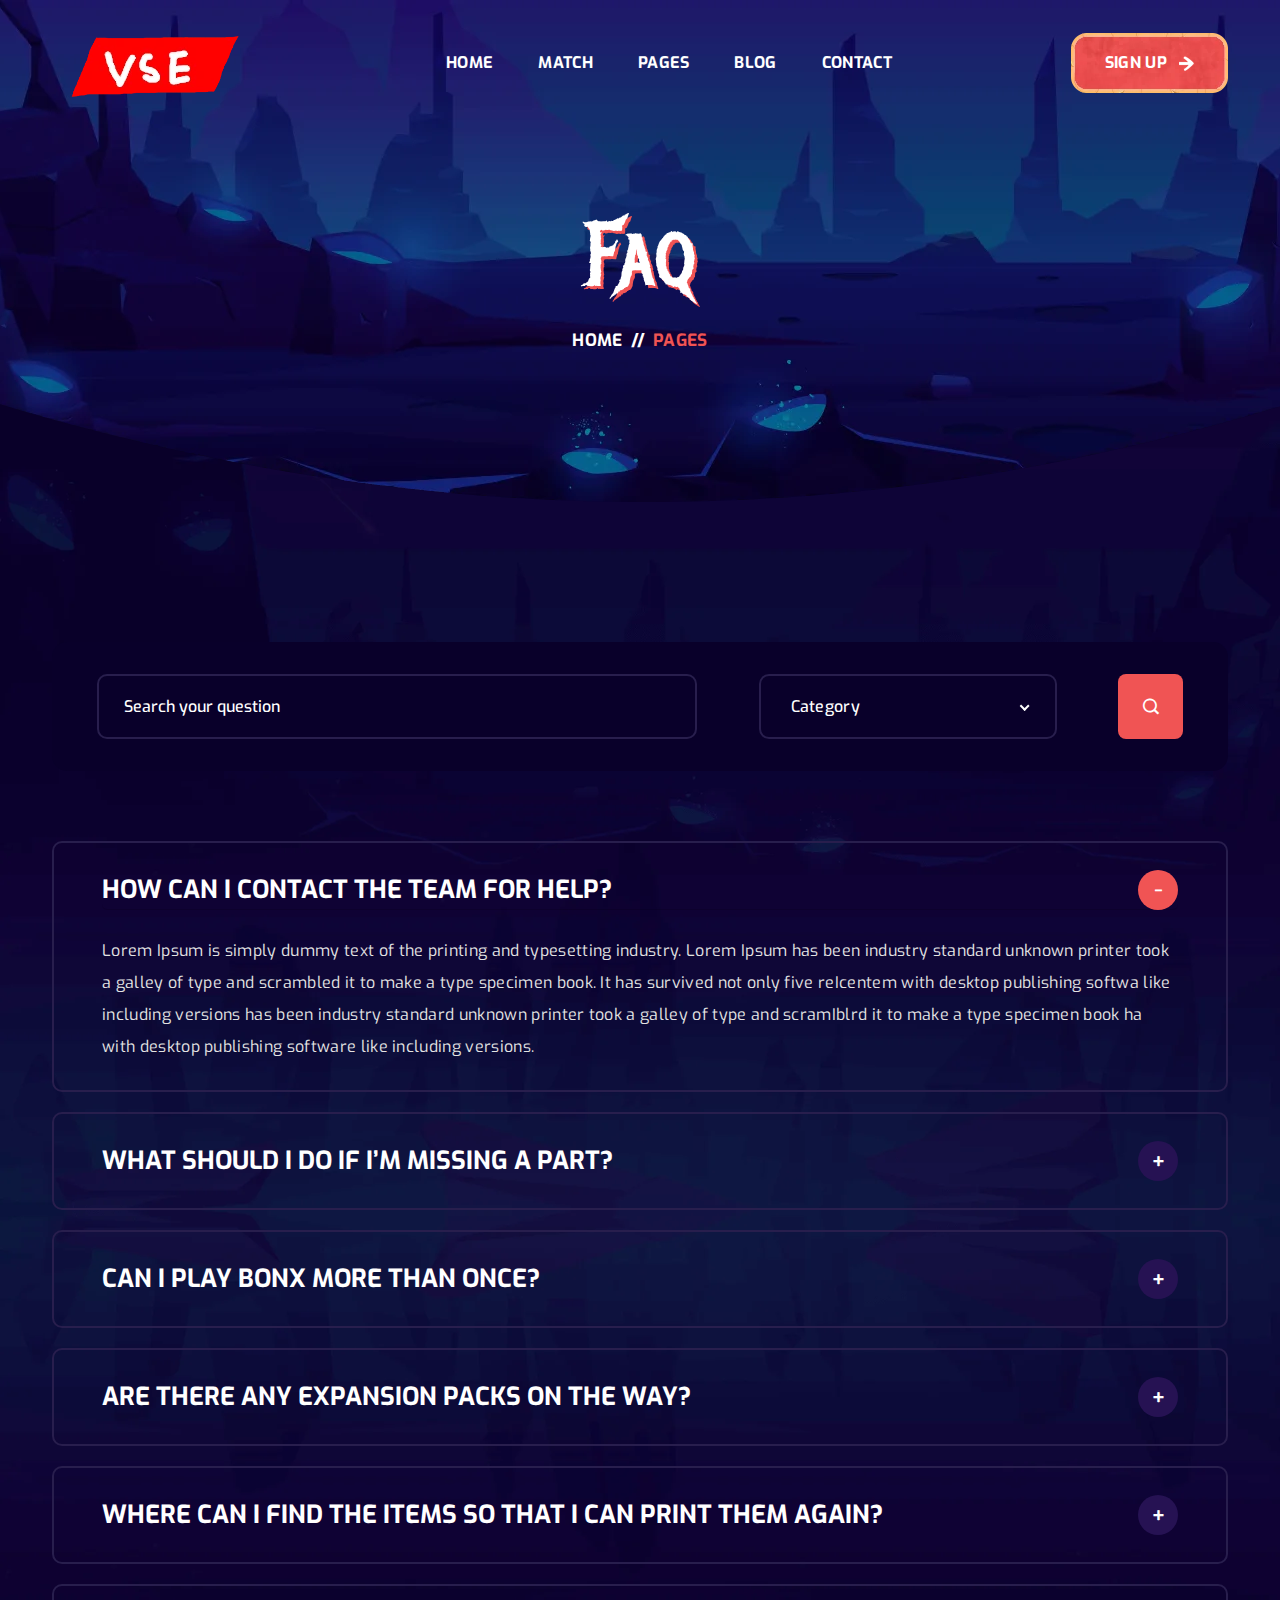
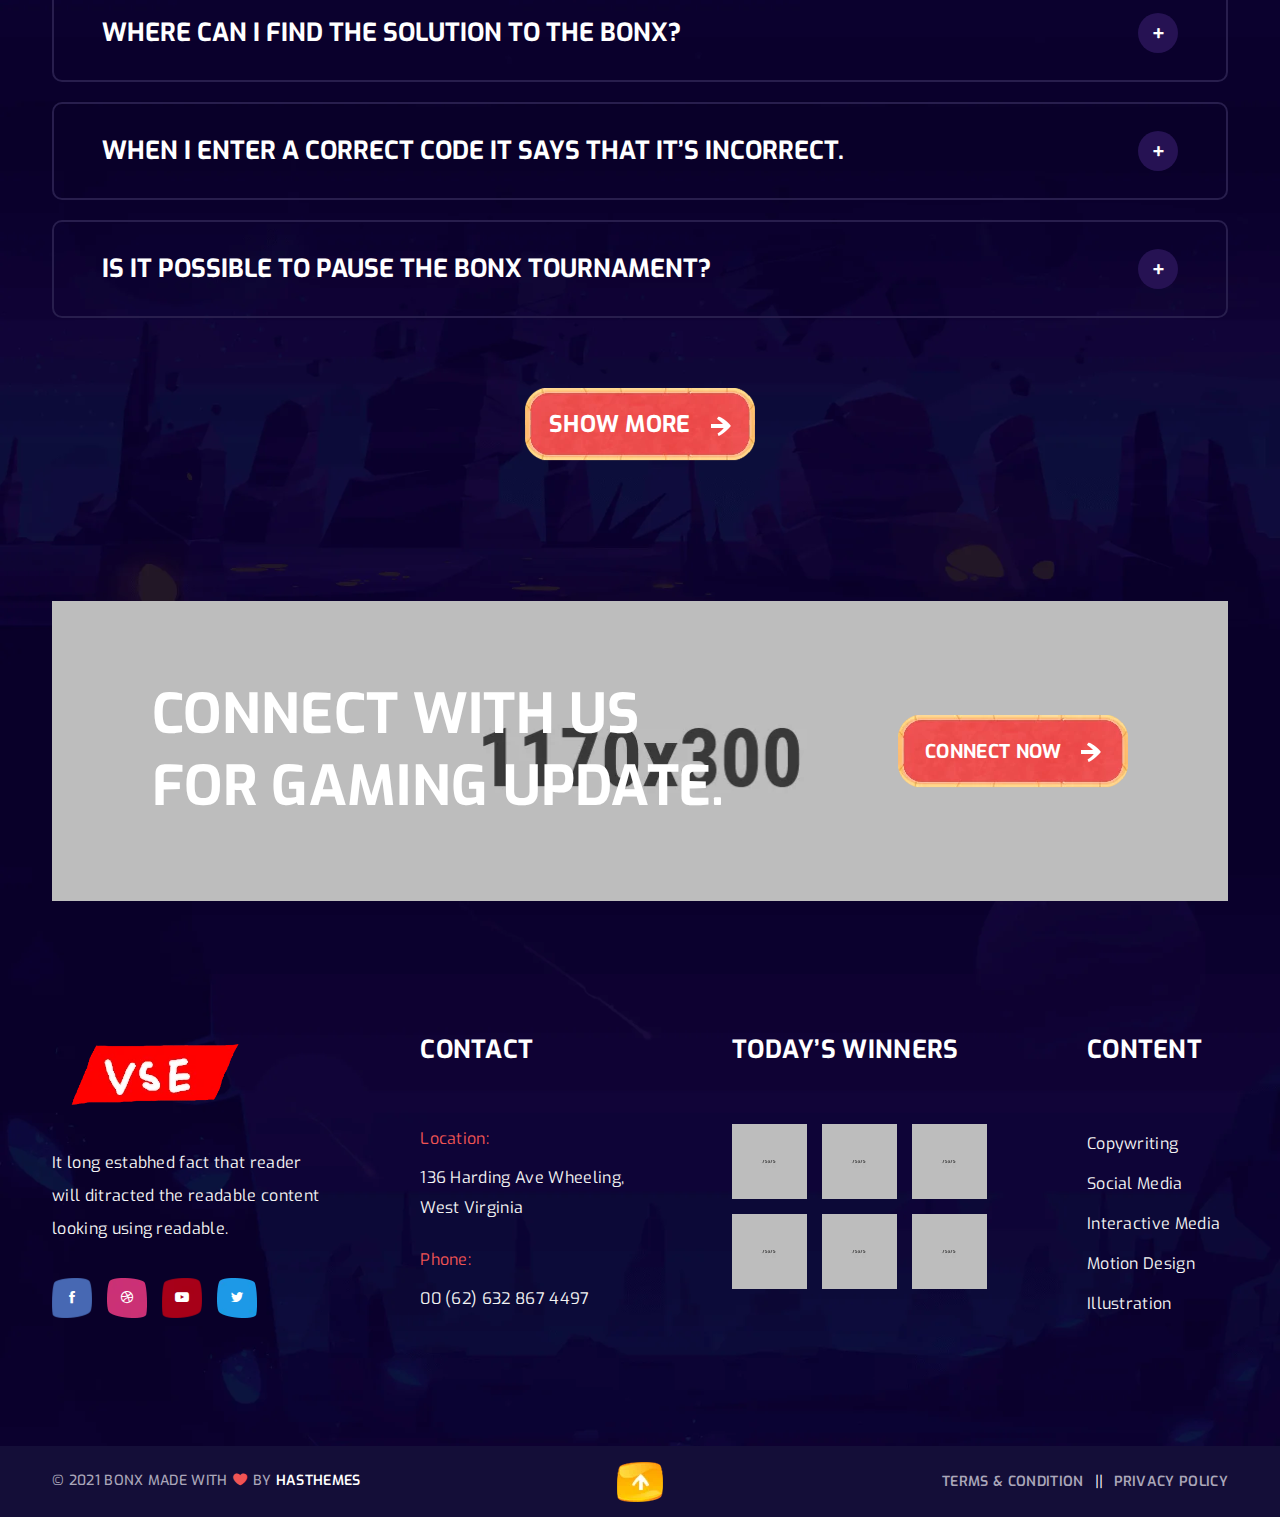
<file: faq.html>
<!doctype html>
<html class="no-js" lang="en">

<head>
    <meta charset="utf-8">
    <meta http-equiv="x-ua-compatible" content="ie=edge">
    <title>Bonx - Gaming Website Template HTML Version</title>
    <meta name="description" content="Bonx is a terrific esports website template with a slick and modern look.  It’s a robust gaming HTML template for bloggers and online gamers who want to share their enthusiasm for games on the internet."/>
    <meta name="keywords" content="	bootstrap, clean, esports, game, game portal, Game website, gamer, games, gaming, magazine, match, modern, online game, sport, sports">
    <meta name="author" content="Code Carnival">
    <meta name="viewport" content="width=device-width, initial-scale=1">
    
    <!-- Add site Favicon -->
    <link rel="shortcut icon" href="assets/img/favicon.ico" type="image/png">

    <!-- CSS
    ========================= -->
    <link rel="preconnect" href="https://fonts.googleapis.com">
    <link rel="preconnect" href="https://fonts.gstatic.com" crossorigin>
    <link href="https://fonts.googleapis.com/css2?family=Exo:ital,wght@0,100;0,200;0,300;0,400;0,500;0,600;0,700;0,800;0,900;1,100;1,200;1,300;1,400;1,500;1,600;1,700;1,800;1,900&family=Metal+Mania&display=swap" rel="stylesheet">

    <link rel="stylesheet" href="assets/css/vendor/bootstrap.min.css">
    <link rel="stylesheet" href="assets/css/slick.css">
    <link rel="stylesheet" href="assets/css/icofont.min.css">
    <link rel="stylesheet" href="assets/css/animate.css">
    <link rel="stylesheet" href="assets/css/nice-select.css">
    <link rel="stylesheet" href="assets/css/magnific-popup.css">
    <!-- Main Style CSS -->
    <link rel="stylesheet" href="assets/css/style.css">
</head>

<body class="body__bg" data-bgimg="assets/img/bg/body-bg2.webp">
   
  
    <!--header area start-->
    <header class="header_section header_transparent sticky-header">
        <div class="container">
            <div class="row">
                <div class="col-12">
                    <div class="main_header d-flex justify-content-between align-items-center">
                        <div class="header_logo">
                            <a class="sticky_none" href="index.html"><img aria-label="logo" width="215" height="79" src="assets/img/logo/logo.webp" alt=""></a>
                        </div>
                        <!--main menu start-->
                        <div class="main_menu d-none d-lg-block"> 
                            <nav>  
                                <ul class="d-flex">
                                    <li><a href="index.html">Home</a></li> 
                                    <li><a href="match.html">Match</a>
                                        <ul class="sub_menu">
                                            <li><a href="match.html">Match Page</a></li>
                                            <li><a href="match-details.html">Match Details</a></li>
                                        </ul>
                                    </li>
                                    <li><a href="#">Pages</a>
                                        <ul class="sub_menu">
                                            <li><a href="about.html">About Us</a></li>
                                            <li><a href="all-game.html">All Game</a></li>
                                            <li><a href="game-details.html">Game Details</a></li>
                                            <li><a href="faq.html">Faq Page</a></li>
                                            <li><a href="players.html">Players</a></li>
                                            <li><a href="player-details.html">Player Details</a></li>
                                            <li><a href="registration.html">Sign Up</a></li>
                                            <li><a href="login.html">Login</a></li>
                                            <li><a href="404.html">Error 404</a></li>
                                        </ul>
                                    </li>
                                    <li><a href="blog-left-sidebar.html">blog</a>
                                        <ul class="sub_menu">
                                            <li><a href="blog-left-sidebar.html">Blog Left Sidebar</a></li>
                                            <li><a href="blog-right-sidebar.html">Blog Right Sidebar</a></li>
                                            <li><a href="blog-without-sidebar.html">Blog Without Sidebar</a></li>
                                             <li><a href="blog-grid-left-sidebar.html">Blog Grid Left Sidebar</a></li>
                                            <li><a href="blog-grid-right-sidebar.html">Blog Grid Right Sidebar</a></li>
                                            <li><a href="blog-grid-without-sidebar.html">Blog Grid Without Sidebar</a></li>
                                            <li><a href="blog-details-left-sidebar.html">Blog Details Left Sidebar</a></li>
                                            <li><a href="blog-details-right-sidebar.html">Blog Details Right Sidebar</a></li>
                                            <li><a href="blog-details.html">Blog Details</a></li>
                                        </ul>
                                    </li>
                                    <li><a href="contact.html">Contact</a></li>
                                </ul>  
                            </nav>
                        </div>
                        <!--main menu end-->
                        <div class="header_right_sidebar d-flex align-items-center">
                            <div class="sing_up_btn">
                                <a class="btn btn-link" href="registration.html">SIGN UP <img width="15" height="15" src="assets/img/icon/arrrow-icon2.webp" alt=""> </a>
                            </div>
                            <div class="canvas_open">
                                <button type="button" data-bs-toggle="offcanvas" data-bs-target="#offcanvasMenu"><i class="icofont-navigation-menu"></i></button>
                            </div>
                        </div>
                    </div>
                </div>
            </div>
        </div>
    </header>
    <!--header area end-->

    <!--offcanvas menu area start-->
    <div class="offcanvas offcanvas-start" tabindex="-1" id="offcanvasMenu">
        <div class="offcanvas-header justify-content-end">
            <button type="button" class="btn-close text-reset" data-bs-dismiss="offcanvas" aria-label="Close"></button>
        </div>
        <div class="offcanvas-body">
            <ul class="offcanvas_main_menu">
                <li class="menu-item-has-children active">
                    <a href="index.html">Home</a>
                </li>
                <li class="menu-item-has-children"><a href="#">Match</a>
                    <ul class="sub-menu">
                        <li><a href="match.html">Match Page</a></li>
                        <li><a href="match-details.html">Match Details</a></li>
                    </ul>
                </li>
                <li class="menu-item-has-children"><a href="#">Pages</a>
                    <ul class="sub-menu">
                        <li><a href="about.html">About Us</a></li>
                        <li><a href="all-game.html">All Game</a></li>
                        <li><a href="game-details.html">Game Details</a></li>
                        <li><a href="faq.html">Faq Page</a></li>
                        <li><a href="players.html">Players</a></li>
                        <li><a href="player-details.html">Player Details</a></li>
                                            <li><a href="registration.html">Sign Up</a></li>
                                            <li><a href="login.html">Login</a></li>
                        <li><a href="404.html">Error 404</a></li>
                    </ul>
                </li>
                <li class="menu-item-has-children">
                    <a href="#">blog</a>
                    <ul class="sub-menu">
                        <li><a href="blog-left-sidebar.html">Blog Left Sidebar</a></li>
                        <li><a href="blog-right-sidebar.html">Blog Right Sidebar</a></li>
                        <li><a href="blog-without-sidebar.html">Blog Without Sidebar</a></li>
                            <li><a href="blog-grid-left-sidebar.html">Blog Grid Left Sidebar</a></li>
                            <li><a href="blog-grid-right-sidebar.html">Blog Grid Right Sidebar</a></li>
                        <li><a href="blog-grid-without-sidebar.html">Blog Grid Without Sidebar</a></li>
                        <li><a href="blog-details-left-sidebar.html">Blog Details Left Sidebar</a></li>
                        <li><a href="blog-details-right-sidebar.html">Blog Details Right Sidebar</a></li>
                        <li><a href="blog-details.html">Blog Details</a></li>
                    </ul>
                </li>
                <li class="menu-item-has-children"><a href="contact.html">Contact Us</a></li>
            </ul>
        </div>
    </div>
    <!--offcanvas menu area end-->

    <!-- breadcrumbs area start -->
    <div class="breadcrumbs_aree breadcrumbs_bg mb-140" data-bgimg="assets/img/bg/breadcrumbs-bg.webp">
        <div class="container">
            <div class="row">
                <div class="col-12">
                    <div class="breadcrumbs_text text-center">
                        <h1>Faq</h1>
                        <ul class="d-flex justify-content-center">
                            <li><a href="index.html">Home </a></li>
                            <li> <span>//</span></li>
                            <li>  PAGES</li>
                        </ul>
                    </div>
                </div>
            </div>
        </div>
    </div>
    <!-- breadcrumbs area end -->

    <!-- page wrapper start -->
    <div class="page_wrapper">

        <!-- faq page section start -->
        <section class="faq_page_section mb-140">
            <div class="container">
                <div class="faq_header mb-70">
                    <form action="#">
                        <div class="faq_header_inner d-flex justify-content-between align-items-center">
                            <div class="question_search">
                                <input placeholder="Search your question" type="text">
                            </div>
                            <div class="gaming_form_list">
                                <select>
                                    <option selected value="1">Category</option>
                                    <option value="2">Category2</option>
                                    <option value="3">Category3</option>
                                    <option value="4">Category4</option>
                                </select>
                            </div>
                            <div class="question_form_btn">
                                <button><i class="icofont-search-1"></i></button>
                            </div>
                        </div>
                    </form>
                </div>
                <div class="faq_page_inner">
                    <div class="accordion" id="accordionExample">
                        <div class="faq_question_list">
                          <h2 class="questions__title accordion-header" id="headingOne">
                            <button class="accordion-button" type="button" data-bs-toggle="collapse" data-bs-target="#collapseOne" aria-expanded="true" aria-controls="collapseOne">
                                HOW CAN I CONTACT THE TEAM FOR HELP?
                            </button>
                          </h2>
                          <div id="collapseOne" class="accordion-collapse collapse show" aria-labelledby="headingOne" data-bs-parent="#accordionExample">
                            <div class="frequently_desc accordion-body">
                                <p>Lorem Ipsum is simply dummy text of the printing and typesetting industry. Lorem Ipsum has been industry standard unknown printer
                                    took a galley of type and scrambled it to make a type specimen book. It has survived not only five reIcentem with desktop publishing softwa
                                    like including versions has been industry standard unknown printer took a galley of type and scramIblrd it to make a type specimen book ha
                                    with desktop publishing software like including versions.</p>
                            </div>
                          </div>
                        </div>
                        <div class="faq_question_list">
                          <h2 class="questions__title accordion-header" id="headingTwo">
                            <button class="accordion-button collapsed" type="button" data-bs-toggle="collapse" data-bs-target="#collapseTwo" aria-expanded="false" aria-controls="collapseTwo">
                                What should I do if I’m missing a part?
                            </button>
                          </h2>
                          <div id="collapseTwo" class="accordion-collapse collapse" aria-labelledby="headingTwo" data-bs-parent="#accordionExample">
                            <div class="frequently_desc accordion-body">
                                <p>Lorem Ipsum is simply dummy text of the printing and typesetting industry. Lorem Ipsum has been industry standard unknown printer
                                    took a galley of type and scrambled it to make a type specimen book. It has survived not only five reIcentem with desktop publishing softwa
                                    like including versions has been industry standard unknown printer took a galley of type and scramIblrd it to make a type specimen book ha
                                    with desktop publishing software like including versions.</p>
                            </div>
                          </div>
                        </div>
                        <div class="faq_question_list">
                            <h2 class="questions__title accordion-header" id="headingthree">
                              <button class="accordion-button collapsed" type="button" data-bs-toggle="collapse" data-bs-target="#collapsethree" aria-expanded="false" aria-controls="collapsethree">
                                Can I play bonx more than once?
                              </button>
                            </h2>
                            <div id="collapsethree" class="accordion-collapse collapse" aria-labelledby="headingthree" data-bs-parent="#accordionExample">
                                <div class="frequently_desc accordion-body">
                                  <p>Lorem Ipsum is simply dummy text of the printing and typesetting industry. Lorem Ipsum has been industry standard unknown printer
                                      took a galley of type and scrambled it to make a type specimen book. It has survived not only five reIcentem with desktop publishing softwa
                                      like including versions has been industry standard unknown printer took a galley of type and scramIblrd it to make a type specimen book ha
                                      with desktop publishing software like including versions.</p>
                                </div>
                            </div>
                        </div>
                        <div class="faq_question_list">
                            <h2 class="questions__title accordion-header" id="headingfour">
                              <button class="accordion-button collapsed" type="button" data-bs-toggle="collapse" data-bs-target="#collapsefour" aria-expanded="false" aria-controls="collapsefour">
                                Are there any expansion packs on the way?
                              </button>
                            </h2>
                            <div id="collapsefour" class="accordion-collapse collapse" aria-labelledby="headingfour" data-bs-parent="#accordionExample">
                                <div class="frequently_desc accordion-body">
                                  <p>Lorem Ipsum is simply dummy text of the printing and typesetting industry. Lorem Ipsum has been industry standard unknown printer
                                      took a galley of type and scrambled it to make a type specimen book. It has survived not only five reIcentem with desktop publishing softwa
                                      like including versions has been industry standard unknown printer took a galley of type and scramIblrd it to make a type specimen book ha
                                      with desktop publishing software like including versions.</p>
                                </div>
                            </div>
                        </div>
                        <div class="faq_question_list">
                            <h2 class="questions__title accordion-header" id="headingfive">
                              <button class="accordion-button collapsed" type="button" data-bs-toggle="collapse" data-bs-target="#collapsefive" aria-expanded="false" aria-controls="collapsefive">
                                Where can I find the items so that I can print them again?
                              </button>
                            </h2>
                            <div id="collapsefive" class="accordion-collapse collapse" aria-labelledby="headingfive" data-bs-parent="#accordionExample">
                                <div class="frequently_desc accordion-body">
                                  <p>Lorem Ipsum is simply dummy text of the printing and typesetting industry. Lorem Ipsum has been industry standard unknown printer
                                      took a galley of type and scrambled it to make a type specimen book. It has survived not only five reIcentem with desktop publishing softwa
                                      like including versions has been industry standard unknown printer took a galley of type and scramIblrd it to make a type specimen book ha
                                      with desktop publishing software like including versions.</p>
                                </div>
                            </div>
                        </div>
                        <div class="faq_question_list">
                            <h2 class="questions__title accordion-header" id="headingsix">
                              <button class="accordion-button collapsed" type="button" data-bs-toggle="collapse" data-bs-target="#collapsesix" aria-expanded="false" aria-controls="collapsesix">
                                Where can I find the solution to the bonx?
                              </button>
                            </h2>
                            <div id="collapsesix" class="accordion-collapse collapse" aria-labelledby="headingsix" data-bs-parent="#accordionExample">
                                <div class="frequently_desc accordion-body">
                                  <p>Lorem Ipsum is simply dummy text of the printing and typesetting industry. Lorem Ipsum has been industry standard unknown printer
                                      took a galley of type and scrambled it to make a type specimen book. It has survived not only five reIcentem with desktop publishing softwa
                                      like including versions has been industry standard unknown printer took a galley of type and scramIblrd it to make a type specimen book ha
                                      with desktop publishing software like including versions.</p>
                                </div>
                            </div>
                        </div>
                        <div class="faq_question_list">
                            <h2 class="questions__title accordion-header" id="headingseven">
                              <button class="accordion-button collapsed" type="button" data-bs-toggle="collapse" data-bs-target="#collapseseven" aria-expanded="false" aria-controls="collapseseven">
                                When I enter a correct code it says that it’s incorrect.
                              </button>
                            </h2>
                            <div id="collapseseven" class="accordion-collapse collapse" aria-labelledby="headingseven" data-bs-parent="#accordionExample">
                                <div class="frequently_desc accordion-body">
                                  <p>Lorem Ipsum is simply dummy text of the printing and typesetting industry. Lorem Ipsum has been industry standard unknown printer
                                      took a galley of type and scrambled it to make a type specimen book. It has survived not only five reIcentem with desktop publishing softwa
                                      like including versions has been industry standard unknown printer took a galley of type and scramIblrd it to make a type specimen book ha
                                      with desktop publishing software like including versions.</p>
                                </div>
                            </div>
                        </div>
                        <div class="faq_question_list">
                            <h2 class="questions__title accordion-header" id="headingeight">
                              <button class="accordion-button collapsed" type="button" data-bs-toggle="collapse" data-bs-target="#collapseight" aria-expanded="false" aria-controls="collapseight">
                                Is it possible to pause the bonx tournament?
                              </button>
                            </h2>
                            <div id="collapseight" class="accordion-collapse collapse" aria-labelledby="headingeight" data-bs-parent="#accordionExample">
                                <div class="frequently_desc accordion-body">
                                  <p>Lorem Ipsum is simply dummy text of the printing and typesetting industry. Lorem Ipsum has been industry standard unknown printer
                                      took a galley of type and scrambled it to make a type specimen book. It has survived not only five reIcentem with desktop publishing softwa
                                      like including versions has been industry standard unknown printer took a galley of type and scramIblrd it to make a type specimen book ha
                                      with desktop publishing software like including versions.</p>
                                </div>
                            </div>
                        </div>
                    </div>
                </div>
                <div class="faq_showmore_btn text-center">
                    <a class="btn btn-link" href="#">SHOW MORE  <img width="20" height="20" src="assets/img/icon/arrrow-icon.webp" alt=""></a>
                </div>
            </div>
        </section>
        <!-- faq page section end -->

        <!-- gaming update section start -->
        <section class="gaming_update_section">
            <div class="container">
                <div class="row">
                    <div class="col-12">
                        <div class="gaming_update_inner d-flex justify-content-between align-items-center" data-bgimg="assets/img/bg/gaming-update.webp">
                            <div class="gaming_update_text">
                                <h2>Connect with us <br>
                                    for gamING update.</h2>
                            </div>
                            <div class="gaming_update_btn">
                                <a class="btn btn-link" href="contact.html">CONNECT NOW <img width="20" height="20" src="assets/img/icon/arrrow-icon.webp" alt=""> </a>
                            </div>
                        </div>
                    </div>
                </div>
            </div>
        </section>
        <!-- gaming update section end -->

    </div>
    <!-- page wrapper end -->

    <!--footer area start-->
    <footer class="footer_widgets">
        <div class="main_footer">
            <div class="container">
                <div class="row">
                    <div class="col-12">
                        <div class="main_footer_inner d-flex">
                            <div class="footer_widget_list">
                                <div class="footer_logo">
                                    <a href="#"><img aria-label="logo" width="215" height="79" src="assets/img/logo/logo.webp" alt=""></a>
                                </div>
                                <div class="footer_contact_desc">
                                    <p>It long estabhed fact that reader
                                        will ditracted the readable content
                                        looking using readable.</p>
                                </div>
                                <div class="footer_social">
                                    <ul class="d-flex">
                                        <li><a aria-label="facebook" class="facebook" href="https://www.facebook.com"><i class="icofont-facebook"></i></a></li>
                                        <li><a aria-label="dribble" class="dribbble" href="https://dribbble.com"><i class="icofont-dribbble"></i></a></li>
                                        <li><a aria-label="youtube" class="youtube" href="https://www.youtube.com"><i class="icofont-youtube-play"></i></a></li>
                                        <li><a aria-label="twitter" class="twitter" href="https://twitter.com"><i class="icofont-twitter"></i></a></li>
                                    </ul>
                                </div>
                            </div>
                            <div class="footer_widget_list contact">
                                <h3>Contact</h3>
                                <div class="footer_contact_info">
                                    <div class="footer_contact_info_list">
                                        <span>Location:</span>
                                        <p>136 Harding Ave
                                            Wheeling, West Virginia</p>
                                    </div>
                                    <div class="footer_contact_info_list">
                                        <span>Phone:</span>
                                        <p><a href="#">00 (62) 632 867 4497</a></p>
                                    </div>
                                </div>
                            </div>
                            <div class="footer_widget_list">
                                <h3>today’s winners</h3>
                                <div class="footer_winners_gallery">
                                    <div class="footer_winners_list d-flex">
                                        <div class="footer_winners_thumb">
                                            <a href="game-details.html"><img aria-label="game-team" width="75" height="75" src="assets/img/others/winners1.webp" alt=""></a>
                                        </div>
                                        <div class="footer_winners_thumb">
                                            <a href="game-details.html"><img aria-label="game-team" width="75" height="75" src="assets/img/others/winners2.webp" alt=""></a>
                                        </div>
                                        <div class="footer_winners_thumb">
                                            <a href="game-details.html"><img aria-label="game-team" width="75" height="75" src="assets/img/others/winners3.webp" alt=""></a>
                                        </div>
                                    </div>
                                    <div class="footer_winners_list d-flex">
                                        <div class="footer_winners_thumb">
                                            <a href="game-details.html"><img aria-label="game-team" width="75" height="75" src="assets/img/others/winners4.webp" alt=""></a>
                                        </div>
                                        <div class="footer_winners_thumb">
                                            <a href="game-details.html"><img aria-label="game-team" width="75" height="75" src="assets/img/others/winners5.webp" alt=""></a>
                                        </div>
                                        <div class="footer_winners_thumb">
                                            <a href="game-details.html"><img aria-label="game-team" width="75" height="75" src="assets/img/others/winners6.webp" alt=""></a>
                                        </div>
                                    </div>
                                </div>
                            </div>
                            <div class="footer_widget_list footer_list_menu">
                                <h3>Content</h3>
                                <div class="footer_menu">
                                    <ul>
                                        <li><a href="about.html"> Copywriting</a></li>
                                        <li><a href="about.html">Social Media</a></li>
                                        <li><a href="about.html">Interactive Media</a></li>
                                        <li><a href="about.html">Motion Design</a></li>
                                        <li><a href="about.html">Illustration</a></li>
                                    </ul>
                                </div>
                            </div>
                        </div>
                    </div> 
                </div>
            </div>
        </div>
        <div class="footer_bottom">
            <div class="container">
                <div class="row">
                    <div class="col-12">
                        <div class="footer_bottom_inner d-flex justify-content-between">
                            <div class="copyright_right">
                                <p> © 2021  BONX  Made with  <i class="icofont-heart"></i>  by <a href="https://hasthemes.com">HasThemes</a></p>
                            </div>
                            <div class="footer_bottom_link_menu">
                                <ul class="d-flex">
                                    <li><a href="about.html">Terms & Condition  </a></li>
                                    <li><a href="about.html">Privacy Policy  </a></li>
                                </ul>
                            </div>

                            <div class="scroll__top_icon">
                                <a id="scroll-top" href="#"><img aria-label="scroll-top" width="46" height="40" src="assets/img/icon/scroll-top.webp" alt=""></a>
                            </div>
                        </div>
                    </div>
                </div>
            </div>
        </div>
    </footer>
    <!--footer area end-->

   
<!-- JS
============================================ -->
<!--modernizr min js here-->
<script src="assets/js/vendor/modernizr-3.7.1.min.js"></script>

<!-- Vendor JS -->
<script src="assets/js/vendor/jquery-3.6.0.min.js"></script>
<script src="assets/js/vendor/jquery-migrate-3.3.2.min.js"></script>
<script src="assets/js/vendor/popper.js"></script>
<script src="assets/js/vendor/bootstrap.min.js"></script>
<script src="assets/js/slick.min.js"></script>
<script src="assets/js/wow.min.js"></script>
<script src="assets/js/jquery.nice-select.js"></script>
<script src="assets/js/jquery.magnific-popup.min.js"></script>
<script src="assets/js/jquery.counterup.min.js"></script>
<script src="assets/js/jquery-waypoints.js"></script>

<!-- Main JS -->
<script src="assets/js/main.js"></script>



</body>

</html>
</file>
<file: assets/css/nice-select.css>
/*--
    - nice-select
-----------------------------------*/
.nice-select {-webkit-tap-highlight-color: transparent;background-color: #fff;border-radius: 5px;border: solid 1px #e8e8e8;-webkit-box-sizing: border-box;box-sizing: border-box;clear: both;cursor: pointer;display: block;float: left;font-family: inherit;font-size: 14px;font-weight: normal;height: 42px;line-height: 40px;outline: none;padding-left: 18px;padding-right: 30px;position: relative;text-align: left !important;-webkit-transition: all 0.2s ease-in-out;transition: all 0.2s ease-in-out;-webkit-user-select: none;-moz-user-select: none;-ms-user-select: none;user-select: none;white-space: nowrap;width: auto; }.nice-select:hover {border-color: #dbdbdb; }.nice-select:active, .nice-select.open, .nice-select:focus {border-color: #999; }.nice-select:after {border-bottom: 2px solid #999;border-right: 2px solid #999;content: '';display: block;height: 5px;margin-top: -4px;pointer-events: none;position: absolute;right: 12px;top: 50%;-webkit-transform-origin: 66% 66%;transform-origin: 66% 66%;-webkit-transform: rotate(45deg);transform: rotate(45deg);-webkit-transition: all 0.15s ease-in-out;transition: all 0.15s ease-in-out;width: 5px; }.nice-select.open:after {-webkit-transform: rotate(-135deg);transform: rotate(-135deg); }.nice-select.open .list {opacity: 1;pointer-events: auto;-webkit-transform: scale(1) translateY(0);transform: scale(1) translateY(0); }.nice-select.disabled {border-color: #ededed;color: #999;pointer-events: none; }.nice-select.disabled:after {border-color: #cccccc; }.nice-select.wide {width: 100%; }.nice-select.wide .list {left: 0 !important;right: 0 !important; }.nice-select.right {float: right; }.nice-select.right .list {left: auto;right: 0; }.nice-select.small {font-size: 12px;height: 36px;line-height: 34px; }.nice-select.small:after {height: 4px;width: 4px; }.nice-select.small .option {line-height: 34px;min-height: 34px; }.nice-select .list {background-color: #fff;border-radius: 5px;-webkit-box-shadow: 0 0 0 1px rgba(68, 68, 68, 0.11);box-shadow: 0 0 0 1px rgba(68, 68, 68, 0.11);-webkit-box-sizing: border-box;box-sizing: border-box;margin-top: 4px;opacity: 0;overflow: hidden;padding: 0;pointer-events: none;position: absolute;top: 100%;left: 0;-webkit-transform-origin: 50% 0;transform-origin: 50% 0;-webkit-transform: scale(0.75) translateY(-21px);transform: scale(0.75) translateY(-21px);-webkit-transition: all 0.2s cubic-bezier(0.5, 0, 0, 1.25), opacity 0.15s ease-out;transition: all 0.2s cubic-bezier(0.5, 0, 0, 1.25), opacity 0.15s ease-out;z-index: 9; }.nice-select .list:hover .option:not(:hover) {background-color: transparent !important; }.nice-select .option {cursor: pointer;font-weight: 400;line-height: 40px;list-style: none;min-height: 40px;outline: none;padding-left: 18px;padding-right: 29px;text-align: left;-webkit-transition: all 0.2s;transition: all 0.2s; }.nice-select .option:hover, .nice-select .option.focus, .nice-select .option.selected.focus {background-color: #f6f6f6; }.nice-select .option.selected {font-weight: bold; }.nice-select .option.disabled {background-color: transparent;color: #999;cursor: default; }.no-csspointerevents .nice-select .list {display: none; }.no-csspointerevents .nice-select.open .list {display: block; }
</file>
<file: assets/css/style.css>
@charset "UTF-8";
/*  
    CSS INDEX
    =========================================
    01. header css here
    02. slider area css here
    03. blog css here
    04. testimonial css here
    05. other css here
    06. footer css here
    07. services css here
    08. about css here
    09. contact page css here
*/
* {
  -webkit-box-sizing: border-box;
          box-sizing: border-box;
}

/*----------------------------------------*/
/*  01. Theme default CSS
/*----------------------------------------*/
/*-- Common Style --*/
*, *::after, *::before {
  -webkit-box-sizing: border-box;
          box-sizing: border-box;
}

html, body {
  height: 100%;
}

body {
  line-height: 30px;
  font-size: 16px;
  font-style: normal;
  font-weight: 400;
  visibility: visible;
  font-family: "Exo", sans-serif;
  color: #fff;
  letter-spacing: 0.02em;
}

h1, h2, h3, h4, h5, h6 {
  font-weight: 400;
  margin-top: 0;
  font-family: "Exo", sans-serif;
}

h1 {
  font-size: 120px;
  line-height: 120px;
  color: #ffffff;
}

h2 {
  font-size: 55px;
  line-height: 72px;
  font-weight: 700;
  color: #ffffff;
  text-transform: uppercase;
}

h3 {
  font-size: 25px;
  line-height: 38px;
  font-weight: 700;
  color: #ffffff;
  text-transform: uppercase;
}

h4 {
  font-size: 16px;
  line-height: 19px;
}

h5 {
  font-size: 14px;
  line-height: 18px;
}

h6 {
  font-size: 12px;
  line-height: 14px;
}

p {
  color: #f3f3f3;
}

p:last-child {
  margin-bottom: 0;
}

a, button {
  color: inherit;
  line-height: inherit;
  text-decoration: none;
  cursor: pointer;
}

a, button, img, input, span {
  -webkit-transition: all 0.3s ease 0s;
  transition: all 0.3s ease 0s;
  display: inline-block;
}

a:hover {
  color: #F05454;
}

.btn:focus {
  -webkit-box-shadow: none;
          box-shadow: none;
}

*:focus {
  outline: none !important;
}

a:focus {
  color: inherit;
  outline: none;
  text-decoration: none;
}

a:hover {
  text-decoration: none;
}

button, input[type=submit] {
  cursor: pointer;
}

img {
  max-width: 100%;
  height: auto;
}

ul {
  list-style: outside none none;
  margin: 0;
  padding: 0;
}

figure {
  padding: 0;
  margin: 0;
}

@-webkit-keyframes animateUpDown {
  0% {
    -webkit-transform: translateY(0px);
            transform: translateY(0px);
  }
  50% {
    -webkit-transform: translateY(-30px);
            transform: translateY(-30px);
  }
  100% {
    -webkit-transform: translateY(0px);
            transform: translateY(0px);
  }
}

@keyframes animateUpDown {
  0% {
    -webkit-transform: translateY(0px);
            transform: translateY(0px);
  }
  50% {
    -webkit-transform: translateY(-30px);
            transform: translateY(-30px);
  }
  100% {
    -webkit-transform: translateY(0px);
            transform: translateY(0px);
  }
}
.banner_keyframes_animation {
  -webkit-animation-duration: 3s;
          animation-duration: 3s;
  -webkit-animation-timing-function: cubic-bezier(0.54, 0.085, 0.5, 0.92);
          animation-timing-function: cubic-bezier(0.54, 0.085, 0.5, 0.92);
  -webkit-animation-name: animateUpDown;
          animation-name: animateUpDown;
  -webkit-animation-iteration-count: infinite;
          animation-iteration-count: infinite;
  -webkit-transition: all 0.4s cubic-bezier(0.645, 0.045, 0.355, 1);
  transition: all 0.4s cubic-bezier(0.645, 0.045, 0.355, 1);
}

/*-- 
    - Common Classes
-----------------------------------------*/
.fix {
  overflow: hidden;
}

.hidden {
  display: none;
}

.clear {
  clear: both;
}

.object-fit-cover {
  -o-object-fit: cover;
     object-fit: cover;
}

.container {
  max-width: 1200px;
}

@media only screen and (max-width: 767px) {
  .container {
    max-width: 576px;
  }
}
@media only screen and (max-width: 479px) {
  .container {
    width: 100%;
  }
}
.capitalize {
  text-transform: capitalize;
}

.uppercase {
  text-transform: uppercase;
}

.no-gutters > .col, .no-gutters > [class*=col-] {
  padding-right: 0;
  padding-left: 0;
  margin: 0;
}

.tab-content > .tab-pane.active {
  display: block;
  height: auto;
  opacity: 1;
  overflow: visible;
}

.tab-content > .tab-pane {
  display: block;
  height: 0;
  opacity: 0;
  overflow: hidden;
}

.padding-l-r-92 {
  padding-left: 92px;
  padding-right: 92px;
}
@media only screen and (min-width: 1200px) and (max-width: 1600px) {
  .padding-l-r-92 {
    padding-left: 80px;
    padding-right: 80px;
  }
}
@media only screen and (min-width: 992px) and (max-width: 1199px) {
  .padding-l-r-92 {
    padding-left: 15px;
    padding-right: 15px;
  }
}
@media only screen and (min-width: 768px) and (max-width: 991px) {
  .padding-l-r-92 {
    padding-left: 0;
    padding-right: 0;
  }
}
@media only screen and (max-width: 767px) {
  .padding-l-r-92 {
    padding-left: 0;
    padding-right: 0;
  }
}

.body__bg {
  background-size: cover;
  background-color: #140e38;
}

.btn.btn-link {
  font-size: 23px;
  line-height: 73px;
  height: 73px;
  width: 230px;
  padding: 0 15px;
  background: url(../img/others/btn-bg.webp);
  background-repeat: no-repeat;
  background-attachment: scroll;
  background-position: center center;
  background-size: cover;
  position: relative;
  z-index: 9;
  color: #ffffff;
  border: 0;
  font-weight: 700;
  text-decoration: none;
}
@media only screen and (min-width: 768px) and (max-width: 991px) {
  .btn.btn-link {
    font-size: 20px;
  }
}
@media only screen and (max-width: 767px) {
  .btn.btn-link {
    font-size: 18px;
  }
}
.btn.btn-link img {
  margin-left: 14px;
}
@media only screen and (max-width: 767px) {
  .btn.btn-link img {
    width: 17px;
  }
}
.btn.btn-link:hover {
  opacity: 0.8;
}
.btn.btn-link:hover img {
  margin-left: 20px;
}

@-webkit-keyframes waveAnimate {
  0% {
    -webkit-transform: scale(0.8);
            transform: scale(0.8);
    opacity: 1;
  }
  100% {
    -webkit-transform: scale(1.2);
            transform: scale(1.2);
    opacity: 0.001;
  }
}

@keyframes waveAnimate {
  0% {
    -webkit-transform: scale(0.8);
            transform: scale(0.8);
    opacity: 1;
  }
  100% {
    -webkit-transform: scale(1.2);
            transform: scale(1.2);
    opacity: 0.001;
  }
}
.video_popup {
  width: 120px;
  height: 120px;
  border-radius: 50%;
  background: #F05454;
  display: -webkit-box;
  display: -ms-flexbox;
  display: flex;
  -webkit-box-align: center;
      -ms-flex-align: center;
          align-items: center;
  -webkit-box-pack: center;
      -ms-flex-pack: center;
          justify-content: center;
  color: #fff !important;
  position: relative;
}
@media only screen and (min-width: 768px) and (max-width: 991px) {
  .video_popup {
    width: 100px;
    height: 100px;
  }
}
@media only screen and (max-width: 767px) {
  .video_popup {
    width: 80px;
    height: 80px;
    margin: 0 auto;
  }
}
.video_popup::before, .video_popup::after {
  position: absolute;
  content: "";
  top: 0;
  left: 0;
  width: 100%;
  height: 100%;
  border-radius: 50%;
  -webkit-transform: translate(-50%, -50%);
          transform: translate(-50%, -50%);
  border: 2px solid #fff;
  -webkit-animation-name: waveAnimate;
          animation-name: waveAnimate;
  -webkit-animation-duration: 4s;
          animation-duration: 4s;
  -webkit-animation-iteration-count: infinite;
          animation-iteration-count: infinite;
  z-index: -1;
}
.video_popup::before {
  -webkit-animation-delay: 0s;
          animation-delay: 0s;
}
.video_popup::after {
  -webkit-animation-delay: 0.5s;
          animation-delay: 0.5s;
}

@media only screen and (min-width: 768px) and (max-width: 991px) {
  .section_title.mb-60 {
    margin-bottom: 30px;
  }
}
@media only screen and (max-width: 767px) {
  .section_title.mb-60 {
    margin-bottom: 30px;
  }
}
@media only screen and (min-width: 768px) and (max-width: 991px) {
  .section_title.mb-70 {
    margin-bottom: 40px;
  }
}
@media only screen and (max-width: 767px) {
  .section_title.mb-70 {
    margin-bottom: 35px;
  }
}
.section_title h2 {
  margin-bottom: 0;
}
@media only screen and (min-width: 1200px) and (max-width: 1600px) {
  .section_title h2 {
    font-size: 50px;
    line-height: 65px;
  }
}
@media only screen and (min-width: 992px) and (max-width: 1199px) {
  .section_title h2 {
    font-size: 40px;
    line-height: 54px;
  }
}
@media only screen and (min-width: 768px) and (max-width: 991px) {
  .section_title h2 {
    font-size: 35px;
    line-height: 45px;
  }
}
@media only screen and (max-width: 767px) {
  .section_title h2 {
    font-size: 28px;
    line-height: 38px;
  }
}
@media only screen and (max-width: 575px) {
  .section_title h2 {
    font-size: 23px;
    line-height: 32px;
  }
}
.section_title h2 span {
  color: #F05454;
}
.section_title p {
  font-size: 18px;
  line-height: 35px;
  margin-top: 12px;
}
@media only screen and (min-width: 992px) and (max-width: 1199px) {
  .section_title p {
    font-size: 17px;
    line-height: 32px;
    margin-top: 10px;
  }
}
@media only screen and (min-width: 768px) and (max-width: 991px) {
  .section_title p {
    font-size: 16px;
    line-height: 30px;
    margin-top: 10px;
  }
}
@media only screen and (max-width: 767px) {
  .section_title p {
    font-size: 15px;
    line-height: 28px;
    margin-top: 10px;
  }
}
@media only screen and (max-width: 575px) {
  .section_title p {
    font-size: 14px;
    line-height: 25px;
  }
}

.slick_navigation > button {
  position: absolute;
  width: 68px;
  height: 55px;
  line-height: 52px;
  text-align: center;
  border: 0;
  background: url(../img/icon/navigation-bg1.webp);
  z-index: 9;
  top: 50%;
  -webkit-transform: translatey(-50%);
          transform: translatey(-50%);
  left: 0;
}
@media only screen and (max-width: 575px) {
  .slick_navigation > button {
    width: 53px;
    height: 43px;
    line-height: 42px;
    background-size: cover;
  }
}
.slick_navigation > button:hover {
  background: url(../img/icon/navigation-bg2.webp);
}
@media only screen and (max-width: 575px) {
  .slick_navigation > button:hover {
    background-size: cover;
  }
}
.slick_navigation > button.next_arrow {
  left: auto;
  right: 0;
}

/*--
  -  Fonts color
------------------------------*/
.text-black {
  color: #000000;
}

/*-- 
    - Background color
-----------------------------------------*/
.bg-white {
  background-color: #ffffff;
}

.bg-grey {
  background-color: #f8f8f8;
}

.bluewood-bg {
  background: #354b65;
}

/*-- 
    - Input Placeholder
-----------------------------------------*/
input:-moz-placeholder, textarea:-moz-placeholder {
  opacity: 1;
  -ms-filter: "progid:DXImageTransform.Microsoft.Alpha(Opacity=100)";
}

input::-webkit-input-placeholder, textarea::-webkit-input-placeholder {
  opacity: 1;
  -ms-filter: "progid:DXImageTransform.Microsoft.Alpha(Opacity=100)";
}

input::-moz-placeholder, textarea::-moz-placeholder {
  opacity: 1;
  -ms-filter: "progid:DXImageTransform.Microsoft.Alpha(Opacity=100)";
}

input:-ms-input-placeholder, textarea:-ms-input-placeholder {
  opacity: 1;
  -ms-filter: "progid:DXImageTransform.Microsoft.Alpha(Opacity=100)";
}

/*margin css here*/
.mb-222 {
  margin-bottom: 222px;
}

.mb-150 {
  margin-bottom: 150px;
}

.mb-144 {
  margin-bottom: 144px;
}

.mb-142 {
  margin-bottom: 142px;
}

.mb-140 {
  margin-bottom: 140px;
}

.mb-135 {
  margin-bottom: 135px;
}

.mb-130 {
  margin-bottom: 130px;
}

.mb-125 {
  margin-bottom: 125px;
}

.mb-126 {
  margin-bottom: 126px;
}

.mb-118 {
  margin-bottom: 118px;
}

.mb-115 {
  margin-bottom: 115px;
}

.mb-110 {
  margin-bottom: 110px;
}

.mb-105 {
  margin-bottom: 105px;
}

.mb-100 {
  margin-bottom: 100px;
}

.mb-96 {
  margin-bottom: 96px;
}

.mb-90 {
  margin-bottom: 90px;
}

.mb-86 {
  margin-bottom: 86px;
}

.mb-80 {
  margin-bottom: 80px;
}

.mb-77 {
  margin-bottom: 77px;
}

.mb-72 {
  margin-bottom: 72px;
}

.mb-70 {
  margin-bottom: 70px;
}

.mb-66 {
  margin-bottom: 66px;
}

.mb-60 {
  margin-bottom: 60px;
}

.mb-55 {
  margin-bottom: 55px;
}

.mb-50 {
  margin-bottom: 50px;
}

.mb-45 {
  margin-bottom: 45px;
}

.mb-40 {
  margin-bottom: 40px;
}

.mb-30 {
  margin-bottom: 30px;
}

.mb-35 {
  margin-bottom: 35px;
}

.mr-30 {
  margin-right: 30px;
}

.mb-25 {
  margin-bottom: 25px;
}

/*Margin Negative*/
.mb-n50 {
  margin-bottom: -50px;
}

/*padding css here*/
.pb-100 {
  padding-bottom: 100px;
}

/* 01. header css here */
.body_overlay {
  width: 100%;
  height: 100%;
  position: fixed;
  z-index: 999;
  opacity: 0;
  visibility: hidden;
  cursor: progress;
  background-color: rgba(0, 0, 0, 0.6);
  top: 0;
}
.body_overlay.active {
  opacity: 0.3;
  visibility: visible;
}

.offcanvas_menu {
  display: none;
}
@media only screen and (min-width: 768px) and (max-width: 991px) {
  .offcanvas_menu {
    display: block;
  }
}
@media only screen and (max-width: 767px) {
  .offcanvas_menu {
    display: block;
  }
}

.offcanvas_menu_wrapper {
  width: 290px;
  position: fixed;
  background: #fff;
  z-index: 999;
  top: 0;
  height: 100vh;
  -webkit-transition: 0.5s;
  transition: 0.5s;
  left: 0;
  margin-left: -300px;
  padding: 65px 15px 30px;
  overflow-y: auto;
}
.offcanvas_menu_wrapper.active {
  margin-left: 0;
}
.offcanvas_menu_wrapper .slinky-theme-default {
  background: inherit;
  min-height: 300px;
  overflow-y: auto;
}

.offcanvas_main_menu > li.menu-item-has-children.menu-open > span.menu-expand {
  -webkit-transform: rotate(180deg);
          transform: rotate(180deg);
}
.offcanvas_main_menu > li ul li.menu-item-has-children.menu-open span.menu-expand {
  -webkit-transform: rotate(180deg);
          transform: rotate(180deg);
}

.offcanvas_main_menu li {
  position: relative;
}
.offcanvas_main_menu li:last-child {
  margin: 0;
}
.offcanvas_main_menu li span.menu-expand {
  position: absolute;
  right: 0;
  cursor: pointer;
  color: #000000;
}
.offcanvas_main_menu li span.menu-expand:hover {
  color: #F05454;
}
.offcanvas_main_menu li a {
  font-size: 15px;
  font-weight: 600;
  text-transform: capitalize;
  display: block;
  padding-bottom: 12px;
  margin-bottom: 12px;
  border-bottom: 1px solid #ededed;
  color: #000000;
}
.offcanvas_main_menu li a:hover {
  color: #F05454;
}
.offcanvas_main_menu li ul.sub-menu {
  padding-left: 20px;
}

.canvas_close {
  position: absolute;
  top: 15px;
  right: 25px;
}
.canvas_close a {
  font-size: 30px;
  -webkit-transition: 0.7s;
  transition: 0.7s;
  display: inline-block;
  -webkit-transform: scale(1) rotate(0deg);
          transform: scale(1) rotate(0deg);
  color: #000000;
}
.canvas_close a:hover {
  color: #F05454;
  -webkit-transform: scale(1.3) rotate(180deg);
          transform: scale(1.3) rotate(180deg);
}
.canvas_close a:hover {
  color: #F05454;
}

.canvas_open {
  display: none;
  margin-left: 35px;
}
@media only screen and (min-width: 768px) and (max-width: 991px) {
  .canvas_open {
    display: block;
  }
}
@media only screen and (max-width: 767px) {
  .canvas_open {
    display: block;
  }
}
@media only screen and (max-width: 575px) {
  .canvas_open {
    position: absolute;
    top: 45px;
    right: 0;
  }
}
.canvas_open button {
  font-size: 38px;
  display: block;
  line-height: 16px;
  border: none;
  background: none;
}
.canvas_open button:hover {
  color: #F05454;
}

/*header css heer*/
.sticky-header.sticky {
  position: fixed;
  z-index: 99;
  width: 100%;
  top: 0;
  background: rgba(20, 14, 56, 0.9);
  -webkit-box-shadow: 0 1px 3px rgba(0, 0, 0, 0.11);
          box-shadow: 0 1px 3px rgba(0, 0, 0, 0.11);
  -webkit-animation-name: fadeInDown;
  animation-name: fadeInDown;
  -webkit-animation-duration: 900ms;
  animation-duration: 900ms;
  -webkit-animation-timing-function: cubic-bezier(0.2, 1, 0.22, 1);
  animation-timing-function: cubic-bezier(0.2, 1, 0.22, 1);
  -webkit-animation-delay: 0s;
  animation-delay: 0s;
  -webkit-animation-iteration-count: 1;
  animation-iteration-count: 1;
  -webkit-animation-direction: normal;
  animation-direction: normal;
  -webkit-animation-fill-mode: none;
  animation-fill-mode: none;
  -webkit-animation-play-state: running;
  animation-play-state: running;
  border-bottom: 0;
  display: block;
}
@media only screen and (min-width: 768px) and (max-width: 991px) {
  .sticky-header.sticky {
    position: inherit;
    -webkit-box-shadow: inherit;
    box-shadow: inherit;
    -webkit-animation-name: inherit;
    animation-name: inherit;
    padding: 0;
    background: inherit;
    opacity: inherit;
  }
}
@media only screen and (max-width: 767px) {
  .sticky-header.sticky {
    position: inherit;
    -webkit-box-shadow: inherit;
    box-shadow: inherit;
    -webkit-animation-name: inherit;
    animation-name: inherit;
    padding: 0;
    background: inherit;
    opacity: inherit;
  }
}
.sticky-header.sticky .main_header {
  padding: 10px 0;
}

.header_transparent {
  position: absolute;
  top: 0;
  left: 0;
  right: 0;
  z-index: 99;
}

.main_header {
  padding: 23px 0;
}
@media only screen and (max-width: 575px) {
  .main_header {
    -webkit-box-orient: vertical;
    -webkit-box-direction: normal;
        -ms-flex-direction: column;
            flex-direction: column;
    position: relative;
    -webkit-box-align: start !important;
        -ms-flex-align: start !important;
            align-items: flex-start !important;
  }
}

.sing_up_btn .btn.btn-link {
  background: url(../img/others/btn-signup.webp);
  font-size: 16px;
  width: 157px;
  height: 60px;
  line-height: 60px;
}
.sing_up_btn .btn.btn-link img {
  margin-left: 8px;
}
.sing_up_btn .btn.btn-link:hover img {
  margin-left: 12px;
}

@media only screen and (max-width: 575px) {
  .header_logo {
    width: 100%;
    -webkit-box-pack: center;
        -ms-flex-pack: center;
            justify-content: center;
  }
}

@media only screen and (max-width: 575px) {
  .header_right_sidebar {
    width: 100%;
    -webkit-box-pack: center;
        -ms-flex-pack: center;
            justify-content: center;
    margin-top: 23px;
  }
}

.main_menu {
  padding: 0 30px;
}
.main_menu nav > ul > li {
  margin-right: 57px;
  position: relative;
}
.main_menu nav > ul > li:last-child {
  margin-right: 0;
}
@media only screen and (min-width: 1200px) and (max-width: 1600px) {
  .main_menu nav > ul > li {
    margin-right: 45px;
  }
}
@media only screen and (min-width: 992px) and (max-width: 1199px) {
  .main_menu nav > ul > li {
    margin-right: 57px;
  }
}
.main_menu nav > ul > li:hover ul.sub_menu {
  visibility: visible;
  opacity: 1;
  top: 132%;
}
.main_menu nav > ul > li:hover > a {
  color: #ffffff;
}
.main_menu nav > ul > li:hover > a::before {
  opacity: 1;
  visibility: visible;
}
.main_menu nav > ul > li > a {
  display: inline-block;
  position: relative;
  font-weight: 700;
  font-size: 16px;
  line-height: 30px;
  text-transform: uppercase;
  color: #ffffff;
}
.main_menu nav > ul > li > a.active::before {
  opacity: 1;
  visibility: visible;
}
.main_menu nav > ul > li > a::before {
  position: absolute;
  content: "";
  background: url(../img/others/menu_shape.webp);
  left: 50%;
  top: 50%;
  width: 94px;
  height: 44px;
  -webkit-transform: translateX(-50%) translateY(-50%);
          transform: translateX(-50%) translateY(-50%);
  z-index: -1;
  opacity: 0;
  visibility: hidden;
  -webkit-transition: 0.3s;
  transition: 0.3s;
}
.main_menu nav > ul > li ul.sub_menu {
  position: absolute;
  min-width: 225px;
  padding: 18px 20px;
  background: #ffffff;
  -webkit-box-shadow: 0 3px 11px 0 rgba(0, 0, 0, 0.1);
          box-shadow: 0 3px 11px 0 rgba(0, 0, 0, 0.1);
  left: 0;
  right: auto;
  visibility: hidden;
  opacity: 0;
  overflow: hidden;
  -webkit-transition: 0.3s;
  transition: 0.3s;
  z-index: 99;
  top: 148%;
  text-align: left;
  border-radius: 4px;
}
.main_menu nav > ul > li ul.sub_menu li a {
  font-size: 14px;
  font-weight: 500;
  display: block;
  line-height: 32px;
  text-transform: capitalize;
  color: #000000;
}
.main_menu nav > ul > li ul.sub_menu li a:hover {
  color: #F05454;
}

/* 06. footer css here */
.main_footer_inner {
  margin-bottom: 122px;
}
@media only screen and (min-width: 768px) and (max-width: 991px) {
  .main_footer_inner {
    -ms-flex-wrap: wrap;
        flex-wrap: wrap;
    -webkit-box-pack: center;
        -ms-flex-pack: center;
            justify-content: center;
    margin-bottom: 21px;
  }
}
@media only screen and (max-width: 767px) {
  .main_footer_inner {
    -ms-flex-wrap: wrap;
        flex-wrap: wrap;
    -webkit-box-pack: center;
        -ms-flex-pack: center;
            justify-content: center;
    margin-bottom: 7px;
  }
}
@media only screen and (max-width: 575px) {
  .main_footer_inner {
    margin-bottom: 0;
  }
}

.footer_widget_list {
  margin-right: 100px;
}
@media only screen and (min-width: 992px) and (max-width: 1199px) {
  .footer_widget_list {
    margin-right: 35px;
  }
}
@media only screen and (min-width: 768px) and (max-width: 991px) {
  .footer_widget_list {
    width: 45%;
    margin-right: 40px;
    margin-bottom: 45px;
  }
  .footer_widget_list:nth-child(2) {
    margin-right: 0;
  }
}
@media only screen and (max-width: 767px) {
  .footer_widget_list {
    width: 45%;
    margin-right: 40px;
    margin-bottom: 45px;
  }
  .footer_widget_list:nth-child(2) {
    margin-right: 0;
  }
}
@media only screen and (max-width: 575px) {
  .footer_widget_list {
    width: 100%;
    margin-right: 0;
    padding-right: 0;
    text-align: center;
  }
}
@media only screen and (max-width: 575px) {
  .footer_widget_list {
    margin-bottom: 58px;
  }
}
.footer_widget_list:last-child {
  margin-right: 0;
}
.footer_widget_list > h3 {
  margin-bottom: 55px;
}
@media only screen and (min-width: 992px) and (max-width: 1199px) {
  .footer_widget_list > h3 {
    margin-bottom: 24px;
    font-size: 20px;
  }
}
@media only screen and (min-width: 768px) and (max-width: 991px) {
  .footer_widget_list > h3 {
    margin-bottom: 18px;
    font-size: 22px;
  }
}
@media only screen and (max-width: 767px) {
  .footer_widget_list > h3 {
    margin-bottom: 27px;
    font-size: 19px;
    line-height: 22px;
  }
}
@media only screen and (max-width: 575px) {
  .footer_widget_list > h3 {
    margin-bottom: 20px;
  }
}
.footer_widget_list.contact {
  min-width: 18%;
}
@media only screen and (min-width: 992px) and (max-width: 1199px) {
  .footer_widget_list.contact {
    min-width: 19%;
  }
}
.footer_widget_list.footer_list_menu {
  min-width: 12%;
}
@media only screen and (min-width: 992px) and (max-width: 1199px) {
  .footer_widget_list.footer_list_menu {
    min-width: 14%;
  }
}

.footer_logo {
  margin-bottom: 36px;
}
@media only screen and (min-width: 768px) and (max-width: 991px) {
  .footer_logo {
    margin-bottom: 22px;
  }
}
@media only screen and (max-width: 575px) {
  .footer_logo {
    margin-bottom: 18px;
  }
}

.footer_contact_desc {
  margin-bottom: 33px;
}
@media only screen and (min-width: 768px) and (max-width: 991px) {
  .footer_contact_desc {
    margin-bottom: 20px;
  }
}
@media only screen and (max-width: 767px) {
  .footer_contact_desc {
    margin-bottom: 22px;
  }
}
.footer_contact_desc p {
  line-height: 33px;
}
.footer_contact_desc p a {
  color: #F05454;
}
@media only screen and (max-width: 767px) {
  .footer_contact_desc p {
    font-size: 15px;
    line-height: 25px;
  }
}

@media only screen and (max-width: 575px) {
  .footer_social ul {
    -webkit-box-pack: center;
        -ms-flex-pack: center;
            justify-content: center;
  }
}
.footer_social ul li {
  margin-right: 15px;
}
.footer_social ul li:last-child {
  margin-right: 0;
}
.footer_social ul li a {
  width: 40px;
  height: 40px;
  line-height: 40px;
  font-size: 14px;
  color: #ffffff;
  text-align: center;
}
.footer_social ul li a.facebook {
  background: url(../img/icon/facebook-bg.webp);
}
.footer_social ul li a.dribbble {
  background: url(../img/icon/dribble.webp);
}
.footer_social ul li a.youtube {
  background: url(../img/icon/youtobe-bg.webp);
}
.footer_social ul li a.twitter {
  background: url(../img/icon/twittre.webp);
}

@media only screen and (max-width: 575px) {
  .footer_winners_gallery {
    margin-top: 28px;
  }
}

.footer_contact_info_list {
  margin-bottom: 22px;
}
.footer_contact_info_list:last-child {
  margin-bottom: 0;
}
@media only screen and (max-width: 575px) {
  .footer_contact_info_list {
    margin-bottom: 17px;
  }
}
.footer_contact_info_list span {
  color: #F05454;
  margin-bottom: 9px;
}
@media only screen and (max-width: 575px) {
  .footer_contact_info_list span {
    margin-bottom: 5px;
  }
}
.footer_contact_info_list p a:hover {
  color: #F05454;
}

.footer_contact_info_icon {
  margin-right: 15px;
}
@media only screen and (max-width: 767px) {
  .footer_contact_info_icon {
    margin-right: 11px;
  }
}
.footer_contact_info_icon span {
  font-size: 36px;
  color: #F05454;
}

.footer_menu ul li a {
  line-height: 40px;
  color: #f3f3f3;
  display: inline-block;
}
.footer_menu ul li a:hover {
  color: #F05454;
}
@media only screen and (max-width: 767px) {
  .footer_menu ul li a {
    line-height: 38px;
  }
}

.footer_winners_list {
  margin-bottom: 15px;
}
.footer_winners_list:last-child {
  margin-bottom: 0;
}
@media only screen and (max-width: 575px) {
  .footer_winners_list {
    -webkit-box-pack: center;
        -ms-flex-pack: center;
            justify-content: center;
  }
}

.footer_winners_thumb {
  margin-right: 15px;
}
.footer_winners_thumb:last-child {
  margin-right: 0;
}
.footer_winners_thumb img {
  min-width: 75px;
}
@media only screen and (min-width: 992px) and (max-width: 1199px) {
  .footer_winners_thumb img {
    min-width: 65px;
  }
}
@media only screen and (max-width: 767px) {
  .footer_winners_thumb img {
    min-width: 65px;
  }
}

.footer_bottom {
  padding: 20px 0;
  background: #140e38;
}
@media only screen and (max-width: 767px) {
  .footer_bottom {
    -webkit-box-orient: vertical;
    -webkit-box-direction: reverse;
        -ms-flex-direction: column-reverse;
            flex-direction: column-reverse;
  }
}

@media only screen and (max-width: 767px) {
  .copyright_right {
    margin-bottom: 12px;
  }
}
@media only screen and (max-width: 575px) {
  .copyright_right {
    text-align: center;
  }
}
.copyright_right p {
  font-size: 14px;
  color: #aaa6b9;
  font-weight: 500;
  text-transform: uppercase;
}
@media only screen and (max-width: 767px) {
  .copyright_right p {
    line-height: 25px;
  }
}
.copyright_right p a {
  color: #ffffff;
  font-weight: 600;
}
.copyright_right p a:hover {
  color: #F05454;
}
.copyright_right p i {
  color: #F05454;
  font-size: 16px;
}

@media only screen and (max-width: 767px) {
  .footer_bottom_link_menu ul {
    -webkit-box-pack: center;
        -ms-flex-pack: center;
            justify-content: center;
  }
}
.footer_bottom_link_menu ul li {
  margin-right: 10px;
  padding-right: 20px;
  position: relative;
}
.footer_bottom_link_menu ul li:last-child {
  margin-right: 0;
  padding-right: 0;
}
.footer_bottom_link_menu ul li:last-child::before {
  display: none;
}
.footer_bottom_link_menu ul li::before {
  position: absolute;
  content: "||";
  right: 0;
  top: 50%;
  -webkit-transform: translatey(-50%);
          transform: translatey(-50%);
}
.footer_bottom_link_menu ul li a {
  text-transform: uppercase;
  font-weight: 600;
  font-size: 14px;
  color: #aaa6b9;
}
.footer_bottom_link_menu ul li a:hover {
  color: #F05454;
}

.footer_bottom_inner {
  position: relative;
}
@media only screen and (max-width: 767px) {
  .footer_bottom_inner {
    -webkit-box-orient: vertical;
    -webkit-box-direction: normal;
        -ms-flex-direction: column;
            flex-direction: column;
  }
}
@media only screen and (max-width: 767px) {
  .footer_bottom_inner {
    -webkit-box-orient: vertical;
    -webkit-box-direction: normal;
        -ms-flex-direction: column;
            flex-direction: column;
    text-align: center;
  }
}

.scroll__top_icon {
  position: absolute;
  left: 50%;
  bottom: -5px;
  -webkit-transform: translatex(-50%);
          transform: translatex(-50%);
}
@media only screen and (max-width: 767px) {
  .scroll__top_icon {
    position: inherit;
    left: inherit;
    bottom: inherit;
    -webkit-transform: inherit;
            transform: inherit;
    margin-top: 13px;
  }
}

.newsletter_desc {
  margin-bottom: 21px;
}
@media only screen and (max-width: 767px) {
  .newsletter_desc {
    margin-bottom: 18px;
  }
}
.newsletter_desc p {
  font-weight: 500;
  color: #ffffff;
}
.newsletter_desc p a {
  color: #F05454;
}
@media only screen and (max-width: 767px) {
  .newsletter_desc p {
    font-size: 15px;
    line-height: 26px;
  }
}

.newsletter_subscribe {
  margin-bottom: 30px;
}
@media only screen and (max-width: 767px) {
  .newsletter_subscribe {
    margin-bottom: 20px;
  }
}
.newsletter_subscribe form {
  width: 100%;
  position: relative;
}
.newsletter_subscribe form input {
  width: 100%;
  font-weight: 300;
  border: 0;
  height: 45px;
  border-radius: 15px;
  padding: 0 70px 0 18px;
}
.newsletter_subscribe form button {
  position: absolute;
  right: 2px;
  top: 2px;
  border: 0;
  padding: 0;
  height: 40px;
  width: 60px;
  font-size: 30px;
  background: #F05454;
  color: #ffffff;
  border-radius: 15px;
}

.mailchimp-error {
  color: #ffffff;
  text-align: center;
}

.mailchimp-success.active {
  color: #ffffff;
  padding-top: 15px;
  text-align: center;
  max-width: 270px;
  margin: 0 auto;
}
@media only screen and (max-width: 575px) {
  .mailchimp-success.active {
    max-width: 100%;
  }
}

/* 05. other css here */
.hero_banner_section {
  background-repeat: no-repeat;
  background-attachment: scroll;
  background-position: center center;
  background-size: cover;
  height: 970px;
  position: relative;
}
@media only screen and (min-width: 1200px) and (max-width: 1600px) {
  .hero_banner_section {
    height: 820px;
  }
}
@media only screen and (min-width: 992px) and (max-width: 1199px) {
  .hero_banner_section {
    height: 780px;
  }
}
@media only screen and (min-width: 768px) and (max-width: 991px) {
  .hero_banner_section {
    height: 670px;
  }
}
@media only screen and (max-width: 767px) {
  .hero_banner_section {
    height: 600px;
  }
}
@media only screen and (max-width: 575px) {
  .hero_banner_section {
    height: 570px;
  }
}
@media only screen and (min-width: 768px) and (max-width: 991px) {
  .hero_banner_section.mb-130 {
    margin-bottom: 72px;
  }
}
@media only screen and (max-width: 767px) {
  .hero_banner_section.mb-130 {
    margin-bottom: 56px;
  }
}

.hero_position_img {
  position: absolute;
  bottom: 0;
  right: 55px;
}
@media only screen and (min-width: 992px) and (max-width: 1199px) {
  .hero_position_img {
    right: 20px;
  }
}
@media only screen and (min-width: 768px) and (max-width: 991px) {
  .hero_position_img {
    right: 0;
    left: 0;
    text-align: center;
  }
}
@media only screen and (max-width: 767px) {
  .hero_position_img {
    right: 0;
    left: 0;
    text-align: center;
  }
}
@media only screen and (min-width: 1200px) and (max-width: 1600px) {
  .hero_position_img img {
    width: 650px;
  }
}
@media only screen and (min-width: 992px) and (max-width: 1199px) {
  .hero_position_img img {
    width: 620px;
  }
}
@media only screen and (min-width: 768px) and (max-width: 991px) {
  .hero_position_img img {
    width: 450px;
  }
}
@media only screen and (max-width: 767px) {
  .hero_position_img img {
    width: 300px;
  }
}

.hero_content {
  padding-top: 78px;
  position: relative;
  z-index: 9;
}
@media only screen and (min-width: 768px) and (max-width: 991px) {
  .hero_content {
    text-align: center;
    padding-top: 0;
    margin-bottom: 50px;
  }
}
@media only screen and (max-width: 767px) {
  .hero_content {
    text-align: center;
    margin-bottom: 0;
    padding-top: 28px;
  }
}
@media only screen and (max-width: 575px) {
  .hero_content {
    padding-top: 152px;
  }
}
.hero_content h1 {
  text-align: center;
  margin-bottom: 41px;
  font-family: "Press Start 2P";
  text-shadow: 3px 3px 0px #F05454;
}
@media only screen and (min-width: 1200px) and (max-width: 1600px) {
  .hero_content h1 {
    font-size: 87px;
    line-height: 98px;
  }
}
@media only screen and (min-width: 992px) and (max-width: 1199px) {
  .hero_content h1 {
    margin-bottom: 33px;
    font-size: 83px;
    line-height: 88px;
  }
}
@media only screen and (min-width: 768px) and (max-width: 991px) {
  .hero_content h1 {
    margin-bottom: 21px;
    font-size: 70px;
    line-height: 78px;
  }
}
@media only screen and (max-width: 767px) {
  .hero_content h1 {
    margin-bottom: 15px;
    font-size: 46px;
    line-height: 55px;
  }
}
@media only screen and (max-width: 575px) {
  .hero_content h1 {
    margin-bottom: 13px;
    font-size: 35px;
    line-height: 48px;
  }
}
.hero_content p {
  font-size: 25px;
  font-weight: 600;
  margin-bottom: 47px;
}
@media only screen and (min-width: 992px) and (max-width: 1199px) {
  .hero_content p {
    font-size: 23px;
    margin-bottom: 40px;
  }
}
@media only screen and (min-width: 768px) and (max-width: 991px) {
  .hero_content p {
    font-size: 22px;
    margin-bottom: 31px;
  }
}
@media only screen and (max-width: 767px) {
  .hero_content p {
    font-size: 18px;
    margin-bottom: 24px;
  }
}
@media only screen and (max-width: 575px) {
  .hero_content p {
    font-size: 17px;
    margin-bottom: 20px;
    line-height: 28px;
  }
}

@media only screen and (min-width: 768px) and (max-width: 991px) {
  .gaming_world_section.mb-140 {
    margin-bottom: 80px;
  }
}
@media only screen and (max-width: 767px) {
  .gaming_world_section.mb-140 {
    margin-bottom: 30px;
  }
}

.gaming_world_inner .row {
  margin-left: -20px;
  margin-right: -20px;
}
@media only screen and (min-width: 1200px) and (max-width: 1600px) {
  .gaming_world_inner .row {
    margin-left: -10px;
    margin-right: -10px;
  }
}
@media only screen and (min-width: 992px) and (max-width: 1199px) {
  .gaming_world_inner .row {
    margin-left: -10px;
    margin-right: -10px;
  }
}
@media only screen and (min-width: 768px) and (max-width: 991px) {
  .gaming_world_inner .row {
    margin-left: -10px;
    margin-right: -10px;
  }
}
@media only screen and (max-width: 767px) {
  .gaming_world_inner .row {
    margin-left: -10px;
    margin-right: -10px;
  }
}
.gaming_world_inner .col-lg-4 {
  padding-left: 20px;
  padding-right: 20px;
}
@media only screen and (min-width: 992px) and (max-width: 1199px) {
  .gaming_world_inner .col-lg-4 {
    padding-left: 15px;
    padding-right: 15px;
  }
}
@media only screen and (min-width: 768px) and (max-width: 991px) {
  .gaming_world_inner .col-lg-4 {
    padding-left: 10px;
    padding-right: 10px;
  }
}
@media only screen and (max-width: 767px) {
  .gaming_world_inner .col-lg-4 {
    padding-left: 10px;
    padding-right: 10px;
  }
}

.single_gaming_world {
  text-align: center;
  background-repeat: no-repeat;
  background-attachment: scroll;
  background-position: center center;
  background-size: cover;
  padding: 55px 40px 50px;
}
@media only screen and (min-width: 992px) and (max-width: 1199px) {
  .single_gaming_world {
    padding: 54px 25px 45px;
  }
}
@media only screen and (min-width: 768px) and (max-width: 991px) {
  .single_gaming_world {
    padding: 30px 20px 35px;
  }
}
@media only screen and (max-width: 767px) {
  .single_gaming_world {
    padding: 30px 20px 28px;
    margin-bottom: 30px;
  }
}
@media only screen and (max-width: 575px) {
  .single_gaming_world {
    margin-bottom: 20px;
  }
}

.gaming_world_thumb {
  margin-bottom: 50px;
}
@media only screen and (min-width: 768px) and (max-width: 991px) {
  .gaming_world_thumb {
    margin-bottom: 30px;
  }
}
@media only screen and (max-width: 767px) {
  .gaming_world_thumb {
    margin-bottom: 25px;
  }
}

.gaming_world_text h3 {
  margin-bottom: 17px;
}
@media only screen and (min-width: 992px) and (max-width: 1199px) {
  .gaming_world_text h3 {
    font-size: 23px;
    line-height: 38px;
  }
}
@media only screen and (min-width: 768px) and (max-width: 991px) {
  .gaming_world_text h3 {
    margin-bottom: 13px;
    font-size: 18px;
    line-height: 38px;
  }
}
@media only screen and (max-width: 767px) {
  .gaming_world_text h3 {
    margin-bottom: 11px;
    font-size: 20px;
    line-height: 30px;
  }
}
.gaming_world_text h3 a:hover {
  color: #F05454;
}
@media only screen and (min-width: 768px) and (max-width: 991px) {
  .gaming_world_text p {
    font-size: 15px;
    line-height: 28px;
  }
}
@media only screen and (max-width: 767px) {
  .gaming_world_text p {
    font-size: 15px;
    line-height: 28px;
  }
}

@media only screen and (min-width: 768px) and (max-width: 991px) {
  .gaming_video_section.mb-118 {
    margin-bottom: 64px;
  }
}
@media only screen and (max-width: 767px) {
  .gaming_video_section.mb-118 {
    margin-bottom: 44px;
  }
}

.gaming_video_thumb {
  position: relative;
}
@media only screen and (max-width: 575px) {
  .gaming_video_thumb > img {
    height: 251px;
    -o-object-fit: cover;
       object-fit: cover;
  }
}

.gaming_video_paly_icon {
  position: absolute;
  top: 50%;
  left: 50%;
  -webkit-transform: translateX(-50%) translateY(-50%);
          transform: translateX(-50%) translateY(-50%);
}
@media only screen and (min-width: 768px) and (max-width: 991px) {
  .gaming_video_paly_icon img {
    width: 80px;
  }
}
@media only screen and (max-width: 767px) {
  .gaming_video_paly_icon img {
    width: 60px;
  }
}

.live_streaming_text {
  position: absolute;
  bottom: 0;
  left: 50%;
  -webkit-transform: translateX(-50%);
          transform: translateX(-50%);
  background: url(../img/others/text-mini-shape.webp);
  height: 86px;
  display: -webkit-box;
  display: -ms-flexbox;
  display: flex;
  -webkit-box-align: center;
      -ms-flex-align: center;
          align-items: center;
  padding: 0 86px;
}
@media only screen and (min-width: 992px) and (max-width: 1199px) {
  .live_streaming_text {
    height: 64px;
    padding: 0 104px;
  }
}
@media only screen and (min-width: 768px) and (max-width: 991px) {
  .live_streaming_text {
    height: 58px;
    padding: 0 60px;
    width: 480px;
    -webkit-box-pack: center;
        -ms-flex-pack: center;
            justify-content: center;
  }
}
@media only screen and (max-width: 767px) {
  .live_streaming_text {
    height: 49px;
    padding: 0 42px;
    width: 330px;
    background-size: cover;
    -webkit-box-pack: center;
        -ms-flex-pack: center;
            justify-content: center;
  }
}
@media only screen and (max-width: 575px) {
  .live_streaming_text {
    height: 44px;
    padding: 0 35px;
    width: 265px;
  }
}
.live_streaming_text h3 {
  font-size: 28px;
  margin-bottom: 0;
}
@media only screen and (min-width: 992px) and (max-width: 1199px) {
  .live_streaming_text h3 {
    font-size: 23px;
  }
}
@media only screen and (min-width: 768px) and (max-width: 991px) {
  .live_streaming_text h3 {
    font-size: 21px;
  }
}
@media only screen and (max-width: 767px) {
  .live_streaming_text h3 {
    font-size: 15px;
    line-height: 25px;
  }
}

.gaming_video_inner > button {
  left: -135px;
}
@media only screen and (min-width: 1200px) and (max-width: 1600px) {
  .gaming_video_inner > button {
    left: 0;
  }
}
@media only screen and (min-width: 992px) and (max-width: 1199px) {
  .gaming_video_inner > button {
    left: 0;
  }
}
@media only screen and (min-width: 768px) and (max-width: 991px) {
  .gaming_video_inner > button {
    left: 0;
  }
}
@media only screen and (max-width: 767px) {
  .gaming_video_inner > button {
    left: 0;
  }
}
.gaming_video_inner > button.next_arrow {
  right: -135px;
  left: auto;
}
@media only screen and (min-width: 1200px) and (max-width: 1600px) {
  .gaming_video_inner > button.next_arrow {
    right: 0;
  }
}
@media only screen and (min-width: 992px) and (max-width: 1199px) {
  .gaming_video_inner > button.next_arrow {
    right: 0;
  }
}
@media only screen and (min-width: 768px) and (max-width: 991px) {
  .gaming_video_inner > button.next_arrow {
    right: 0;
  }
}
@media only screen and (max-width: 767px) {
  .gaming_video_inner > button.next_arrow {
    right: 0;
  }
}

@media only screen and (min-width: 768px) and (max-width: 991px) {
  .upcoming_gaming_section.mb-125 {
    margin-bottom: 70px;
  }
}
@media only screen and (max-width: 767px) {
  .upcoming_gaming_section.mb-125 {
    margin-bottom: 48px;
  }
}

.upcoming_gaming_list {
  border: 4px solid #281e4d;
  background: #09002a;
  padding: 32px 65px;
  border-radius: 38px;
}
@media only screen and (min-width: 992px) and (max-width: 1199px) {
  .upcoming_gaming_list {
    padding: 32px 35px;
  }
}
@media only screen and (min-width: 768px) and (max-width: 991px) {
  .upcoming_gaming_list {
    padding: 28px 25px;
  }
}
@media only screen and (max-width: 767px) {
  .upcoming_gaming_list {
    padding: 25px;
    -webkit-box-orient: vertical;
    -webkit-box-direction: normal;
        -ms-flex-direction: column;
            flex-direction: column;
    text-align: center;
  }
}

.upcoming_gaming_text {
  width: 42%;
}
@media only screen and (max-width: 767px) {
  .upcoming_gaming_text {
    width: 100%;
  }
}
.upcoming_gaming_text p {
  font-weight: 500;
  margin-bottom: 16px;
}
@media only screen and (min-width: 768px) and (max-width: 991px) {
  .upcoming_gaming_text p {
    margin-bottom: 13px;
    font-size: 15px;
  }
}
@media only screen and (max-width: 767px) {
  .upcoming_gaming_text p {
    margin-bottom: 13px;
    font-size: 15px;
  }
}
@media only screen and (max-width: 575px) {
  .upcoming_gaming_text p {
    margin-bottom: 11px;
    font-size: 14px;
  }
}
.upcoming_gaming_text h3 {
  font-size: 35px;
  margin-bottom: 11px;
}
@media only screen and (min-width: 992px) and (max-width: 1199px) {
  .upcoming_gaming_text h3 {
    font-size: 28px;
  }
}
@media only screen and (min-width: 768px) and (max-width: 991px) {
  .upcoming_gaming_text h3 {
    font-size: 23px;
    margin-bottom: 10px;
    line-height: 25px;
  }
}
@media only screen and (max-width: 767px) {
  .upcoming_gaming_text h3 {
    font-size: 23px;
    margin-bottom: 10px;
    line-height: 25px;
  }
}
@media only screen and (max-width: 575px) {
  .upcoming_gaming_text h3 {
    font-size: 19px;
    margin-bottom: 7px;
    line-height: 21px;
  }
}
.upcoming_gaming_text h3 a:hover {
  color: #F05454;
}
.upcoming_gaming_text span {
  font-size: 14px;
  color: #F05454;
}

.upcoming_gaming_thumb {
  width: 33%;
}
@media only screen and (max-width: 767px) {
  .upcoming_gaming_thumb {
    width: 100%;
    -webkit-box-pack: center;
        -ms-flex-pack: center;
            justify-content: center;
  }
}

.single_upcoming_thumb {
  margin-right: 35px;
}
.single_upcoming_thumb:last-child {
  margin-right: 0;
}
@media only screen and (min-width: 768px) and (max-width: 991px) {
  .single_upcoming_thumb {
    margin-right: 20px;
  }
}
@media only screen and (max-width: 575px) {
  .single_upcoming_thumb {
    margin-right: 25px;
  }
}
@media only screen and (min-width: 992px) and (max-width: 1199px) {
  .single_upcoming_thumb img {
    width: 80px;
  }
}
@media only screen and (min-width: 768px) and (max-width: 991px) {
  .single_upcoming_thumb img {
    width: 60px;
  }
}
@media only screen and (max-width: 767px) {
  .single_upcoming_thumb img {
    width: 70px;
  }
}
@media only screen and (max-width: 575px) {
  .single_upcoming_thumb img {
    width: 60px;
  }
}

.upcoming_play_video {
  margin: 0 35px;
  width: 12%;
}
@media only screen and (min-width: 992px) and (max-width: 1199px) {
  .upcoming_play_video {
    width: 13%;
  }
}
@media only screen and (min-width: 768px) and (max-width: 991px) {
  .upcoming_play_video {
    margin: 0 30px;
    width: 16%;
  }
}
@media only screen and (max-width: 767px) {
  .upcoming_play_video {
    margin: 20px 0 15px;
    width: 100%;
  }
}
.upcoming_play_video span {
  font-size: 14px;
  line-height: 35px;
  color: #ffa700;
  margin-top: 8px;
}

.others_match_btn {
  margin-top: 70px;
}
@media only screen and (min-width: 768px) and (max-width: 991px) {
  .others_match_btn {
    margin-top: 40px;
  }
}
@media only screen and (max-width: 767px) {
  .others_match_btn {
    margin-top: 32px;
  }
}

@media only screen and (min-width: 768px) and (max-width: 991px) {
  .counterup_section.mb-115 {
    margin-bottom: 65px;
  }
}
@media only screen and (max-width: 767px) {
  .counterup_section.mb-115 {
    margin-bottom: 48px;
  }
}
@media only screen and (max-width: 767px) {
  .counterup_section.mb-115 {
    margin-bottom: 18px;
  }
}
@media only screen and (min-width: 768px) and (max-width: 991px) {
  .counterup_section.mb-130 {
    margin-bottom: 73px;
  }
}
@media only screen and (max-width: 767px) {
  .counterup_section.mb-130 {
    margin-bottom: 23px;
  }
}

@media only screen and (max-width: 767px) {
  .counterup_inner {
    -ms-flex-wrap: wrap;
        flex-wrap: wrap;
  }
}

.single_counterup {
  margin-right: 85px;
  padding-right: 85px;
  position: relative;
}
@media only screen and (min-width: 992px) and (max-width: 1199px) {
  .single_counterup {
    margin-right: 55px;
    padding-right: 55px;
  }
}
@media only screen and (min-width: 768px) and (max-width: 991px) {
  .single_counterup {
    margin-right: 33px;
    padding-right: 40px;
  }
}
@media only screen and (max-width: 767px) {
  .single_counterup {
    width: 46%;
    margin-bottom: 30px;
    margin-right: 30px;
    padding-right: 62px;
  }
  .single_counterup:nth-child(2) {
    margin-right: 0;
    padding-right: 0;
  }
  .single_counterup:nth-child(2)::before {
    display: none;
  }
}
@media only screen and (max-width: 479px) {
  .single_counterup {
    width: 100%;
    margin-right: 0;
    padding-right: 0;
  }
  .single_counterup::before {
    display: none;
  }
}
.single_counterup:last-child {
  margin-right: 0;
  padding-right: 0;
}
.single_counterup:last-child::before {
  display: none;
}
.single_counterup::before {
  position: absolute;
  content: "/ /";
  right: 0;
  top: 50%;
  font-size: 14px;
  -webkit-transform: translatey(-50%);
          transform: translatey(-50%);
  color: #33cb33;
  font-weight: bold;
}

.counterup_text {
  text-align: center;
}
.counterup_text h2 {
  font-size: 80px;
  line-height: 80px;
  font-weight: 400;
  font-family: "Unica One";
  margin-bottom: 9px;
}
@media only screen and (min-width: 992px) and (max-width: 1199px) {
  .counterup_text h2 {
    font-size: 73px;
  }
}
@media only screen and (min-width: 768px) and (max-width: 991px) {
  .counterup_text h2 {
    font-size: 60px;
    line-height: 62px;
  }
}
@media only screen and (max-width: 767px) {
  .counterup_text h2 {
    font-size: 45px;
    line-height: 50px;
  }
}
.counterup_text h2.color1 {
  color: #ffb300;
}
.counterup_text h2.color2 {
  color: #1de3eb;
}
.counterup_text h2.color3 {
  color: #df4c21;
}
.counterup_text h2.color4 {
  color: #F05454;
}
.counterup_text span {
  font-size: 18px;
  line-height: 35px;
  color: #f3f3f3;
}
@media only screen and (min-width: 768px) and (max-width: 991px) {
  .counterup_text span {
    font-size: 15px;
    line-height: 30px;
  }
}
@media only screen and (max-width: 767px) {
  .counterup_text span {
    font-size: 15px;
    line-height: 30px;
  }
}

@media only screen and (min-width: 768px) and (max-width: 991px) {
  .popular_gaming_section.mb-140 {
    margin-bottom: 50px;
  }
}
@media only screen and (max-width: 767px) {
  .popular_gaming_section.mb-140 {
    margin-bottom: 30px;
  }
}

.popular_gaming_thumb {
  position: relative;
  margin-bottom: 30px;
  border-radius: 38px;
}
.popular_gaming_thumb::before {
  position: absolute;
  content: "";
  width: 100%;
  height: 100%;
  background: #000000;
  left: 0;
  top: 0;
  opacity: 0;
  -webkit-transition: 0.3s;
  transition: 0.3s;
  border-radius: 38px;
}
.popular_gaming_thumb::after {
  position: absolute;
  content: "";
  width: 100%;
  height: 100%;
  border: 4px solid rgba(255, 255, 255, 0.2);
  left: 0;
  top: 0;
  border-radius: 38px;
  -webkit-transition: 0.3s;
  transition: 0.3s;
  opacity: 0;
}
.popular_gaming_thumb a {
  display: inline-block;
  width: 100%;
}
.popular_gaming_thumb a img {
  width: 100%;
  border-radius: 38px;
}
.popular_gaming_thumb:hover::before {
  opacity: 0.7;
}
.popular_gaming_thumb:hover::after {
  opacity: 1;
}
.popular_gaming_thumb:hover .gaming_details_btn {
  opacity: 1;
  visibility: visible;
}

.gaming_details_btn {
  position: absolute;
  top: 50%;
  left: 50%;
  -webkit-transform: translatex(-50%) translatey(-50%);
          transform: translatex(-50%) translatey(-50%);
  opacity: 0;
  visibility: hidden;
  -webkit-transition: 0.3s;
  transition: 0.3s;
  z-index: 9;
}
.gaming_details_btn .btn.btn-link img {
  width: auto;
}

.gaming_update_section {
  margin-bottom: 130px;
}
@media only screen and (min-width: 768px) and (max-width: 991px) {
  .gaming_update_section {
    margin-bottom: 78px;
  }
}
@media only screen and (max-width: 767px) {
  .gaming_update_section {
    margin-bottom: 60px;
  }
}

.gaming_update_inner {
  background-repeat: no-repeat;
  background-attachment: scroll;
  background-position: center center;
  background-size: cover;
  height: 300px;
  padding: 0 100px;
}
@media only screen and (min-width: 992px) and (max-width: 1199px) {
  .gaming_update_inner {
    padding: 0 40px;
  }
}
@media only screen and (min-width: 768px) and (max-width: 991px) {
  .gaming_update_inner {
    padding: 0 30px;
    height: 263px;
  }
}
@media only screen and (max-width: 767px) {
  .gaming_update_inner {
    padding: 0 30px;
    -webkit-box-orient: vertical;
    -webkit-box-direction: normal;
        -ms-flex-direction: column;
            flex-direction: column;
    -webkit-box-pack: center !important;
        -ms-flex-pack: center !important;
            justify-content: center !important;
    text-align: center;
  }
}
@media only screen and (max-width: 575px) {
  .gaming_update_inner {
    height: 260px;
  }
}

.gaming_update_btn {
  margin-left: 40px;
}
.gaming_update_btn .btn.btn-link {
  font-size: 19px;
  padding: 0 10px;
}
@media only screen and (min-width: 768px) and (max-width: 991px) {
  .gaming_update_btn .btn.btn-link {
    font-size: 18px;
  }
}
@media only screen and (max-width: 767px) {
  .gaming_update_btn .btn.btn-link {
    font-size: 17px;
  }
}
@media only screen and (min-width: 768px) and (max-width: 991px) {
  .gaming_update_btn {
    margin-left: 30px;
  }
}
@media only screen and (max-width: 767px) {
  .gaming_update_btn {
    margin-left: 0;
    margin-top: 24px;
  }
}

.gaming_update_text h2 {
  margin-bottom: 0;
}
@media only screen and (min-width: 992px) and (max-width: 1199px) {
  .gaming_update_text h2 {
    font-size: 48px;
    line-height: 62px;
  }
}
@media only screen and (min-width: 768px) and (max-width: 991px) {
  .gaming_update_text h2 {
    font-size: 38px;
    line-height: 55px;
  }
}
@media only screen and (max-width: 767px) {
  .gaming_update_text h2 {
    font-size: 30px;
    line-height: 47px;
  }
}
@media only screen and (max-width: 575px) {
  .gaming_update_text h2 {
    font-size: 22px;
    line-height: 36px;
  }
}

@media only screen and (min-width: 768px) and (max-width: 991px) {
  .gaming_page_section.mb-125 {
    margin-bottom: 68px;
  }
}
@media only screen and (max-width: 767px) {
  .gaming_page_section.mb-125 {
    margin-bottom: 50px;
  }
}

.gaming_page_inner {
  margin-bottom: 40px;
}
@media only screen and (min-width: 768px) and (max-width: 991px) {
  .gaming_page_inner {
    margin-bottom: 10px;
  }
}
@media only screen and (max-width: 767px) {
  .gaming_page_inner {
    margin-bottom: 10px;
  }
}

@media only screen and (max-width: 767px) {
  .gaming_header_inner {
    -webkit-box-orient: vertical;
    -webkit-box-direction: normal;
        -ms-flex-direction: column;
            flex-direction: column;
    -webkit-box-align: center;
        -ms-flex-align: center;
            align-items: center;
  }
}

@media only screen and (max-width: 767px) {
  .gaming_form_left {
    -webkit-box-orient: vertical;
    -webkit-box-direction: normal;
        -ms-flex-direction: column;
            flex-direction: column;
    -webkit-box-align: center;
        -ms-flex-align: center;
            align-items: center;
    margin-bottom: 25px;
  }
}
@media only screen and (max-width: 575px) {
  .gaming_form_left {
    width: 100%;
  }
}

.gaming_page_header {
  background: #09002a;
  padding: 32px 70px;
  border-radius: 15px;
}
@media only screen and (min-width: 768px) and (max-width: 991px) {
  .gaming_page_header {
    padding: 32px 30px;
  }
}
@media only screen and (max-width: 767px) {
  .gaming_page_header {
    padding: 30px;
  }
}
@media only screen and (max-width: 575px) {
  .gaming_page_header {
    padding: 30px 20px;
  }
}
@media only screen and (min-width: 768px) and (max-width: 991px) {
  .gaming_page_header.mb-70 {
    margin-bottom: 50px;
  }
}
@media only screen and (max-width: 767px) {
  .gaming_page_header.mb-70 {
    margin-bottom: 35px;
  }
}

.gaming_form_list {
  margin-right: 28px;
}
.gaming_form_list:last-child {
  margin-right: 0;
}
@media only screen and (max-width: 767px) {
  .gaming_form_list {
    margin-right: 0;
    margin-bottom: 25px;
  }
  .gaming_form_list:last-child {
    margin-bottom: 0;
  }
}
@media only screen and (max-width: 575px) {
  .gaming_form_list {
    width: 100%;
  }
}
.gaming_form_list .nice-select {
  width: 298px;
  border: 2px solid #281e4d;
  background: inherit;
  height: 65px;
  line-height: 62px;
  padding: 0 46px 0 30px;
  font-weight: 500;
  font-size: 16px;
  border-radius: 10px;
}
@media only screen and (min-width: 992px) and (max-width: 1199px) {
  .gaming_form_list .nice-select {
    width: 250px;
  }
}
@media only screen and (min-width: 768px) and (max-width: 991px) {
  .gaming_form_list .nice-select {
    width: 210px;
    padding: 0 35px 0 18px;
  }
}
@media only screen and (max-width: 575px) {
  .gaming_form_list .nice-select {
    width: 100%;
  }
}
.gaming_form_list .nice-select:hover {
  border-color: #F05454;
}
.gaming_form_list .nice-select.open {
  border-color: #F05454;
}
.gaming_form_list .nice-select::after {
  border-bottom: 2px solid #fff;
  border-right: 2px solid #fff;
  width: 7px;
  height: 7px;
  right: 28px;
}
@media only screen and (min-width: 768px) and (max-width: 991px) {
  .gaming_form_list .nice-select::after {
    right: 18px;
  }
}
.gaming_form_list .nice-select ul.list {
  width: 100%;
}
.gaming_form_list .nice-select ul.list li {
  color: #000000;
  font-size: 14px;
  font-weight: 400;
}

.gaming_form_search {
  position: relative;
  width: 298px;
  border: 2px solid #281e4d;
  border-radius: 10px;
  -webkit-transition: 0.3s;
  transition: 0.3s;
  margin-left: 30px;
}
@media only screen and (min-width: 992px) and (max-width: 1199px) {
  .gaming_form_search {
    width: 250px;
  }
}
@media only screen and (min-width: 768px) and (max-width: 991px) {
  .gaming_form_search {
    width: 210px;
  }
}
@media only screen and (max-width: 767px) {
  .gaming_form_search {
    margin-left: 0;
  }
}
@media only screen and (max-width: 575px) {
  .gaming_form_search {
    width: 100%;
  }
}
.gaming_form_search:hover {
  border-color: #F05454;
}
.gaming_form_search input::-webkit-input-placeholder {
  /* Chrome/Opera/Safari */
  color: #ffffff;
  opacity: 1;
}
.gaming_form_search input::-moz-placeholder {
  /* Firefox 19+ */
  color: #ffffff;
  opacity: 1;
}
.gaming_form_search input:-ms-input-placeholder {
  /* IE 10+ */
  color: #ffffff;
  opacity: 1;
}
.gaming_form_search input:-moz-placeholder {
  /* Firefox 18- */
  color: #ffffff;
}
.gaming_form_search input {
  width: 100%;
  border: 0;
  height: 61px;
  background: inherit;
  color: #f3f3f3;
  opacity: 0.5;
  border-radius: 10px;
  padding: 0 48px 0 25px;
}
.gaming_form_search button {
  position: absolute;
  top: 50%;
  right: 20px;
  border: 0;
  padding: 0;
  background: inherit;
  -webkit-transform: translatey(-50%);
          transform: translatey(-50%);
}
.gaming_form_search button:hover {
  color: #F05454;
}

section.error_section {
  padding: 45px 0 200px;
}
@media only screen and (min-width: 768px) and (max-width: 991px) {
  section.error_section {
    padding: 15px 0 100px;
  }
}
@media only screen and (max-width: 767px) {
  section.error_section {
    padding: 18px 0 80px;
  }
}

.error_btn a.btn.btn-link {
  font-size: 20px;
}
@media only screen and (max-width: 767px) {
  .error_btn a.btn.btn-link {
    font-size: 16px;
  }
}
.error_btn a.btn.btn-link:hover img {
  margin-right: 12px;
}
.error_btn a.btn.btn-link img {
  margin-left: 0;
  margin-right: 10px;
}

.error_title {
  margin-bottom: 64px;
}
@media only screen and (max-width: 767px) {
  .error_title {
    margin-bottom: 34px;
  }
}
.error_title h3 {
  font-size: 60px;
  line-height: 60px;
  margin-bottom: 20px;
}
@media only screen and (min-width: 768px) and (max-width: 991px) {
  .error_title h3 {
    font-size: 50px;
    line-height: 52px;
  }
}
@media only screen and (max-width: 767px) {
  .error_title h3 {
    font-size: 38px;
    line-height: 40px;
    margin-bottom: 18px;
  }
}
@media only screen and (max-width: 575px) {
  .error_title h3 {
    font-size: 34px;
    line-height: 35px;
    margin-bottom: 15px;
  }
}
.error_title p {
  font-size: 35px;
  line-height: 35px;
  text-transform: uppercase;
  font-weight: 700;
}
@media only screen and (min-width: 768px) and (max-width: 991px) {
  .error_title p {
    font-size: 28px;
    line-height: 32px;
  }
}
@media only screen and (max-width: 767px) {
  .error_title p {
    font-size: 20px;
    line-height: 25px;
  }
}
@media only screen and (max-width: 575px) {
  .error_title p {
    font-size: 18px;
    line-height: 23px;
  }
}

.error__404 {
  margin-bottom: 70px;
}
@media only screen and (max-width: 767px) {
  .error__404 {
    margin-bottom: 40px;
  }
}
@media only screen and (min-width: 768px) and (max-width: 991px) {
  .error__404 img {
    max-width: 550px;
  }
}
@media only screen and (max-width: 767px) {
  .error__404 img {
    max-width: 400px;
  }
}
@media only screen and (max-width: 575px) {
  .error__404 img {
    max-width: 270px;
  }
}

.testimonial_section {
  padding: 124px 0 250px;
  margin-bottom: 125px;
  position: relative;
}
.testimonial_section::before {
  position: absolute;
  content: "";
  width: 38%;
  height: 10px;
  background: #F05454;
  right: 0;
  top: 185px;
}
@media only screen and (min-width: 768px) and (max-width: 991px) {
  .testimonial_section::before {
    top: 108px;
  }
}
@media only screen and (max-width: 767px) {
  .testimonial_section::before {
    width: 30%;
    top: 84px;
  }
}
@media only screen and (max-width: 575px) {
  .testimonial_section::before {
    display: none;
  }
}
@media only screen and (min-width: 768px) and (max-width: 991px) {
  .testimonial_section {
    padding: 75px 0 170px;
    margin-bottom: 74px;
  }
}
@media only screen and (max-width: 767px) {
  .testimonial_section {
    padding: 55px 0 148px;
    margin-bottom: 56px;
  }
}
@media only screen and (max-width: 575px) {
  .testimonial_section {
    padding: 55px 0 134px;
  }
}
@media only screen and (max-width: 575px) {
  .testimonial_section .section_title {
    text-align: center;
  }
}

.testimonial_inner {
  background-size: cover;
  border-radius: 50px;
}
@media only screen and (min-width: 768px) and (max-width: 991px) {
  .testimonial_inner {
    background-repeat: no-repeat;
    background-size: cover;
    background-position: center center;
  }
}
@media only screen and (max-width: 575px) {
  .testimonial_inner {
    background-size: cover;
    background-position: center center;
  }
}
.testimonial_inner.slick_navigation > button {
  top: auto;
  bottom: -112px;
  left: 46%;
  -webkit-transform: translatex(-50%);
          transform: translatex(-50%);
}
@media only screen and (min-width: 768px) and (max-width: 991px) {
  .testimonial_inner.slick_navigation > button {
    bottom: -90px;
    left: 44%;
  }
}
@media only screen and (max-width: 767px) {
  .testimonial_inner.slick_navigation > button {
    bottom: -88px;
    left: 43%;
  }
}
@media only screen and (max-width: 575px) {
  .testimonial_inner.slick_navigation > button {
    bottom: -74px;
    left: 38%;
  }
}
.testimonial_inner.slick_navigation > button.next_arrow {
  left: 55%;
}
@media only screen and (min-width: 768px) and (max-width: 991px) {
  .testimonial_inner.slick_navigation > button.next_arrow {
    left: 56%;
  }
}
@media only screen and (max-width: 767px) {
  .testimonial_inner.slick_navigation > button.next_arrow {
    left: 58%;
  }
}
@media only screen and (max-width: 575px) {
  .testimonial_inner.slick_navigation > button.next_arrow {
    left: 64%;
  }
}

.testimonial_thumb {
  width: 270px;
}
@media only screen and (min-width: 768px) and (max-width: 991px) {
  .testimonial_thumb {
    width: 220px;
  }
}
@media only screen and (max-width: 575px) {
  .testimonial_thumb {
    width: 100%;
    text-align: center;
  }
  .testimonial_thumb img {
    margin: 0 auto;
  }
}

.testimonial_content {
  width: calc(100% - 270px);
  padding-left: 65px;
}
@media only screen and (min-width: 992px) and (max-width: 1199px) {
  .testimonial_content {
    padding-left: 50px;
  }
}
@media only screen and (min-width: 768px) and (max-width: 991px) {
  .testimonial_content {
    width: calc(100% - 220px);
    padding-left: 30px;
  }
}
@media only screen and (max-width: 767px) {
  .testimonial_content {
    width: 100%;
    padding-left: 0;
    padding-top: 28px;
  }
}

.testimonial_list {
  padding: 70px 100px;
}
@media only screen and (min-width: 992px) and (max-width: 1199px) {
  .testimonial_list {
    padding: 70px 30px;
  }
}
@media only screen and (min-width: 768px) and (max-width: 991px) {
  .testimonial_list {
    padding: 50px 20px;
  }
}
@media only screen and (max-width: 767px) {
  .testimonial_list {
    padding: 60px 30px 55px;
    -webkit-box-orient: vertical;
    -webkit-box-direction: normal;
        -ms-flex-direction: column;
            flex-direction: column;
    text-align: center;
  }
}
@media only screen and (max-width: 575px) {
  .testimonial_list {
    padding: 60px 20px 55px;
  }
}

.testimonial_desc {
  margin-bottom: 35px;
}
@media only screen and (min-width: 768px) and (max-width: 991px) {
  .testimonial_desc {
    margin-bottom: 24px;
  }
}
@media only screen and (max-width: 767px) {
  .testimonial_desc {
    margin-bottom: 24px;
  }
}
.testimonial_desc p {
  font-size: 21px;
  line-height: 35px;
}
@media only screen and (min-width: 992px) and (max-width: 1199px) {
  .testimonial_desc p {
    font-size: 18px;
    line-height: 33px;
  }
}
@media only screen and (min-width: 768px) and (max-width: 991px) {
  .testimonial_desc p {
    font-size: 16px;
    line-height: 30px;
  }
}
@media only screen and (max-width: 767px) {
  .testimonial_desc p {
    font-size: 16px;
    line-height: 30px;
  }
}
@media only screen and (max-width: 767px) {
  .testimonial_desc p {
    font-size: 15px;
    line-height: 28px;
  }
}

.testimonial_author h3 {
  margin-bottom: 11px;
}
@media only screen and (min-width: 768px) and (max-width: 991px) {
  .testimonial_author h3 {
    margin-bottom: 5px;
    font-size: 20px;
  }
}
@media only screen and (max-width: 767px) {
  .testimonial_author h3 {
    margin-bottom: 9px;
    font-size: 20px;
    line-height: 30px;
  }
}
.testimonial_author span {
  color: #F05454;
}

.breadcrumbs_bg {
  background-repeat: no-repeat;
  background-attachment: scroll;
  background-position: center center;
  background-size: cover;
  height: 502px;
  display: -webkit-box;
  display: -ms-flexbox;
  display: flex;
  -webkit-box-align: center;
      -ms-flex-align: center;
          align-items: center;
}
@media only screen and (min-width: 992px) and (max-width: 1199px) {
  .breadcrumbs_bg {
    height: 440px;
  }
}
@media only screen and (min-width: 768px) and (max-width: 991px) {
  .breadcrumbs_bg {
    height: 390px;
  }
}
@media only screen and (max-width: 767px) {
  .breadcrumbs_bg {
    height: 340px;
  }
}
@media only screen and (max-width: 575px) {
  .breadcrumbs_bg {
    height: 420px;
  }
}
@media only screen and (min-width: 768px) and (max-width: 991px) {
  .breadcrumbs_bg.mb-140 {
    margin-bottom: 80px;
  }
}
@media only screen and (max-width: 767px) {
  .breadcrumbs_bg.mb-140 {
    margin-bottom: 60px;
  }
}

.breadcrumbs_text {
  padding-top: 65px;
}
@media only screen and (max-width: 575px) {
  .breadcrumbs_text {
    padding-top: 162px;
  }
}
.breadcrumbs_text h1 {
  font-size: 90px;
  line-height: 90px;
  font-family: "Metal Mania", cursive;
  text-shadow: 3px 3px 0px #F05454;
  margin-bottom: 25px;
}
@media only screen and (min-width: 992px) and (max-width: 1199px) {
  .breadcrumbs_text h1 {
    font-size: 72px;
    line-height: 75px;
    margin-bottom: 22px;
  }
}
@media only screen and (min-width: 768px) and (max-width: 991px) {
  .breadcrumbs_text h1 {
    font-size: 62px;
    line-height: 65px;
    margin-bottom: 16px;
  }
}
@media only screen and (max-width: 767px) {
  .breadcrumbs_text h1 {
    font-size: 55px;
    line-height: 60px;
    margin-bottom: 18px;
  }
}
@media only screen and (max-width: 575px) {
  .breadcrumbs_text h1 {
    font-size: 42px;
    line-height: 48px;
    margin-bottom: 16px;
  }
}
.breadcrumbs_text ul li {
  font-size: 17px;
  font-weight: bold;
  color: #F05454;
  text-transform: uppercase;
  margin-right: 8px;
}
@media only screen and (max-width: 767px) {
  .breadcrumbs_text ul li {
    font-size: 16px;
    line-height: 25px;
  }
}
.breadcrumbs_text ul li:last-child {
  margin-right: 0;
}
.breadcrumbs_text ul li a {
  color: #ffffff;
}
.breadcrumbs_text ul li a:hover {
  color: #F05454;
}
.breadcrumbs_text ul li span {
  color: #ffffff;
}

.about_section {
  margin-bottom: 125px;
}
@media only screen and (min-width: 768px) and (max-width: 991px) {
  .about_section {
    margin-bottom: 68px;
  }
}
@media only screen and (max-width: 767px) {
  .about_section {
    margin-bottom: 49px;
  }
}

.about_thumb {
  position: relative;
  margin-right: 40px;
}
@media only screen and (min-width: 768px) and (max-width: 991px) {
  .about_thumb {
    max-width: 500px;
    margin: 0 auto;
  }
}
@media only screen and (max-width: 767px) {
  .about_thumb {
    max-width: 400px;
    margin: 0 auto;
  }
}

@media only screen and (min-width: 768px) and (max-width: 991px) {
  .about_sidebar {
    text-align: center;
    margin-top: 38px;
  }
}
@media only screen and (max-width: 767px) {
  .about_sidebar {
    text-align: center;
    margin-top: 38px;
  }
}

.about_video_btn {
  position: absolute;
  right: 17px;
  bottom: -15px;
  z-index: 1;
}
@media only screen and (max-width: 767px) {
  .about_video_btn {
    right: 20px;
    bottom: -7px;
  }
}
@media only screen and (min-width: 768px) and (max-width: 991px) {
  .about_video_btn img {
    width: 120px;
  }
}
@media only screen and (max-width: 767px) {
  .about_video_btn img {
    width: 85px;
  }
}

.about_title h5 {
  font-size: 22px;
  line-height: 32px;
  font-weight: bold;
  color: #F05454;
  position: relative;
  padding-left: 98px;
  margin-bottom: 25px;
}
.about_title h5::before {
  position: absolute;
  content: "";
  width: 68px;
  height: 5px;
  background: #F05454;
  left: 0;
  top: 50%;
  -webkit-transform: translatey(-50%);
          transform: translatey(-50%);
}
@media only screen and (min-width: 768px) and (max-width: 991px) {
  .about_title h5::before {
    display: none;
  }
}
@media only screen and (max-width: 767px) {
  .about_title h5::before {
    display: none;
  }
}
@media only screen and (min-width: 992px) and (max-width: 1199px) {
  .about_title h5 {
    font-size: 20px;
    line-height: 30px;
    margin-bottom: 25px;
  }
}
@media only screen and (min-width: 768px) and (max-width: 991px) {
  .about_title h5 {
    font-size: 20px;
    line-height: 25px;
    padding-left: 0;
    margin-bottom: 22px;
  }
}
@media only screen and (max-width: 767px) {
  .about_title h5 {
    font-size: 18px;
    line-height: 25px;
    padding-left: 0;
    margin-bottom: 20px;
  }
}
@media only screen and (max-width: 575px) {
  .about_title h5 {
    font-size: 16px;
    line-height: 20px;
    margin-bottom: 15px;
  }
}
.about_title h2 {
  line-height: 70px;
  margin-bottom: 26px;
}
@media only screen and (min-width: 992px) and (max-width: 1199px) {
  .about_title h2 {
    line-height: 52px;
    margin-bottom: 20px;
    font-size: 40px;
  }
}
@media only screen and (min-width: 768px) and (max-width: 991px) {
  .about_title h2 {
    line-height: 52px;
    margin-bottom: 17px;
    font-size: 37px;
  }
}
@media only screen and (max-width: 767px) {
  .about_title h2 {
    line-height: 45px;
    margin-bottom: 20px;
    font-size: 34px;
  }
}
@media only screen and (max-width: 575px) {
  .about_title h2 {
    line-height: 35px;
    margin-bottom: 22px;
    font-size: 22px;
  }
}

.about_desc {
  margin-bottom: 40px;
}
@media only screen and (min-width: 992px) and (max-width: 1199px) {
  .about_desc {
    margin-bottom: 30px;
  }
}
@media only screen and (max-width: 767px) {
  .about_desc {
    margin-bottom: 28px;
  }
}
@media only screen and (max-width: 575px) {
  .about_desc {
    margin-bottom: 25px;
  }
}
.about_desc p {
  margin-bottom: 22px;
}
.about_desc p:last-child {
  margin-bottom: 0;
}
@media only screen and (min-width: 992px) and (max-width: 1199px) {
  .about_desc p {
    margin-bottom: 19px;
  }
}
@media only screen and (min-width: 768px) and (max-width: 991px) {
  .about_desc p {
    margin-bottom: 17px;
  }
}
@media only screen and (max-width: 767px) {
  .about_desc p {
    font-size: 15px;
    line-height: 28px;
    margin-bottom: 15px;
  }
}
@media only screen and (max-width: 575px) {
  .about_desc p {
    font-size: 14px;
    line-height: 25px;
  }
}

@media only screen and (min-width: 768px) and (max-width: 991px) {
  .gamer_team_section.mb-140 {
    margin-bottom: 80px;
  }
}
@media only screen and (max-width: 767px) {
  .gamer_team_section.mb-140 {
    margin-bottom: 60px;
  }
}

@media only screen and (min-width: 768px) and (max-width: 991px) {
  .gamer_single_team {
    margin-bottom: 30px;
  }
}
@media only screen and (max-width: 767px) {
  .gamer_single_team {
    margin-bottom: 30px;
  }
}

.gamer_team_thumb {
  position: relative;
}
@media only screen and (min-width: 768px) and (max-width: 991px) {
  .gamer_team_thumb a {
    width: 100%;
  }
}
@media only screen and (min-width: 768px) and (max-width: 991px) {
  .gamer_team_thumb a img {
    width: 100%;
  }
}
.gamer_team_thumb:hover .gamer_team_text {
  background: url(../img/others/tam-text-shape2.webp);
  background-size: cover;
}
.gamer_team_thumb:hover .gamer_team_text span {
  color: #ffffff;
}

.gamer_team_text {
  position: absolute;
  bottom: 0;
  left: 0;
  right: 0;
  text-align: center;
  background: url(../img/others/tam-text-shape.webp);
  background-size: cover;
  height: 126px;
  display: -webkit-box;
  display: -ms-flexbox;
  display: flex;
  -webkit-box-orient: vertical;
  -webkit-box-direction: normal;
      -ms-flex-direction: column;
          flex-direction: column;
  -webkit-box-pack: center;
      -ms-flex-pack: center;
          justify-content: center;
  -webkit-transition: 0.3s;
  transition: 0.3s;
}
.gamer_team_text h3 {
  margin-bottom: 8px;
}
.gamer_team_text h3 a {
  color: #ffffff;
}
@media only screen and (min-width: 992px) and (max-width: 1199px) {
  .gamer_team_text h3 {
    margin-bottom: 4px;
    font-size: 20px;
    line-height: 28px;
  }
}
@media only screen and (max-width: 767px) {
  .gamer_team_text h3 {
    margin-bottom: 6px;
    font-size: 18px;
    line-height: 23px;
  }
}
.gamer_team_text span {
  color: #F05454;
}
@media only screen and (max-width: 767px) {
  .gamer_team_text span {
    font-size: 14px;
    line-height: 24px;
  }
}
@media only screen and (min-width: 992px) and (max-width: 1199px) {
  .gamer_team_text {
    height: 98px;
    bottom: -1px;
  }
}
@media only screen and (min-width: 768px) and (max-width: 991px) {
  .gamer_team_text {
    bottom: -1px;
  }
}
@media only screen and (max-width: 767px) {
  .gamer_team_text {
    bottom: -1px;
    height: 89px;
  }
}

.gamer_team_inner .row {
  margin-left: -20px;
  margin-right: -20px;
}
@media only screen and (min-width: 1200px) and (max-width: 1600px) {
  .gamer_team_inner .row {
    margin-left: -10px;
    margin-right: -10px;
  }
}
@media only screen and (min-width: 992px) and (max-width: 1199px) {
  .gamer_team_inner .row {
    margin-left: -10px;
    margin-right: -10px;
  }
}
@media only screen and (min-width: 768px) and (max-width: 991px) {
  .gamer_team_inner .row {
    margin-left: -10px;
    margin-right: -10px;
  }
}
@media only screen and (max-width: 767px) {
  .gamer_team_inner .row {
    margin-left: -10px;
    margin-right: -10px;
  }
}
.gamer_team_inner .col-lg-4 {
  padding-right: 25px;
  padding-left: 25px;
}
@media only screen and (min-width: 768px) and (max-width: 991px) {
  .gamer_team_inner .col-lg-4 {
    padding-right: 15px;
    padding-left: 15px;
  }
}
@media only screen and (max-width: 767px) {
  .gamer_team_inner .col-lg-4 {
    padding-right: 15px;
    padding-left: 15px;
  }
}

.join_our_team_btn {
  margin-top: 70px;
}
@media only screen and (min-width: 768px) and (max-width: 991px) {
  .join_our_team_btn {
    margin-top: 20px;
  }
}
@media only screen and (max-width: 767px) {
  .join_our_team_btn {
    margin-top: 5px;
  }
}

@media only screen and (min-width: 768px) and (max-width: 991px) {
  .blog_section.mb-90 {
    margin-bottom: 34px;
  }
}
@media only screen and (max-width: 767px) {
  .blog_section.mb-90 {
    margin-bottom: 30px;
  }
}

.single_blog {
  margin-bottom: 50px;
}
@media only screen and (max-width: 767px) {
  .single_blog {
    margin-bottom: 35px;
  }
}
@media only screen and (max-width: 575px) {
  .single_blog {
    -webkit-box-orient: vertical;
    -webkit-box-direction: normal;
        -ms-flex-direction: column;
            flex-direction: column;
    margin-bottom: 32px;
  }
}

.blog_thumb {
  width: 200px;
}
@media only screen and (min-width: 992px) and (max-width: 1199px) {
  .blog_thumb {
    width: 174px;
  }
}
@media only screen and (min-width: 768px) and (max-width: 991px) {
  .blog_thumb {
    width: 160px;
  }
}
@media only screen and (max-width: 767px) {
  .blog_thumb {
    width: 160px;
  }
}

.blog_content {
  width: calc(100% - 200px);
  padding-left: 35px;
}
@media only screen and (min-width: 992px) and (max-width: 1199px) {
  .blog_content {
    width: calc(100% - 175px);
    padding-left: 30px;
  }
}
@media only screen and (min-width: 768px) and (max-width: 991px) {
  .blog_content {
    width: calc(100% - 160px);
    padding-left: 30px;
  }
}
@media only screen and (max-width: 767px) {
  .blog_content {
    width: calc(100% - 160px);
    padding-left: 30px;
  }
}
@media only screen and (max-width: 575px) {
  .blog_content {
    width: 100%;
    padding-left: 0;
    padding-top: 20px;
    text-align: center;
  }
}
.blog_content h3 {
  margin-bottom: 20px;
}
@media only screen and (min-width: 992px) and (max-width: 1199px) {
  .blog_content h3 {
    margin-bottom: 15px;
    font-size: 20px;
    line-height: 33px;
  }
}
@media only screen and (min-width: 768px) and (max-width: 991px) {
  .blog_content h3 {
    margin-bottom: 14px;
    font-size: 20px;
    line-height: 31px;
  }
}
@media only screen and (max-width: 767px) {
  .blog_content h3 {
    margin-bottom: 11px;
    font-size: 18px;
    line-height: 30px;
  }
}
@media only screen and (max-width: 575px) {
  .blog_content h3 {
    margin-bottom: 7px;
    font-size: 16px;
    line-height: 28px;
  }
}
.blog_content h3 a:hover {
  color: #F05454;
}
.blog_content > a {
  font-size: 15px;
  position: relative;
  padding-left: 50px;
}
.blog_content > a:hover {
  color: #F05454;
}
.blog_content > a::before {
  position: absolute;
  content: "";
  width: 30px;
  height: 2px;
  background: #F05454;
  left: 0;
  top: 50%;
  -webkit-transform: translatey(-50%);
          transform: translatey(-50%);
}

.blog_date {
  margin-bottom: 10px;
}
.blog_date span {
  font-size: 14px;
}
.blog_date span i {
  color: #F05454;
}

.widget_search form {
  width: 100%;
  position: relative;
}
.widget_search form input::-webkit-input-placeholder {
  /* Chrome/Opera/Safari */
  color: #ffffff;
}
.widget_search form input::-moz-placeholder {
  /* Firefox 19+ */
  color: #ffffff;
}
.widget_search form input:-ms-input-placeholder {
  /* IE 10+ */
  color: #ffffff;
}
.widget_search form input:-moz-placeholder {
  /* Firefox 18- */
  color: #ffffff;
}
.widget_search form input {
  width: 100%;
  border: 2px solid #281e4d;
  height: 55px;
  color: #ffffff;
  background: inherit;
  padding: 0 72px 0 20px;
  border-radius: 5px;
}
.widget_search form button {
  position: absolute;
  top: 0;
  right: 0;
  border: 0;
  height: 100%;
  color: #ffffff;
  padding: 0 21px;
  background: #F05454;
  border-radius: 5px;
}

.widget_category.blog_widget_category ul li {
  margin-bottom: 10px;
}
.widget_category.blog_widget_category ul li:last-child {
  margin-bottom: 0;
}
.widget_category.blog_widget_category ul li a {
  height: 55px;
  line-height: 51px;
  padding: 0 20px;
  border: 2px solid #281e4d;
  border-radius: 5px;
  color: #ffffff;
  display: block;
}
.widget_category.blog_widget_category ul li a:hover {
  background: #F05454;
  border-color: #F05454;
}
.widget_category.blog_widget_category ul li a i {
  margin-right: 8px;
}

.blog_widget_thumb {
  position: relative;
  display: inline-block;
}

.widget_play_btn {
  position: absolute;
  top: 50%;
  left: 0;
  right: 0;
  text-align: center;
  -webkit-transform: translatey(-50%);
          transform: translatey(-50%);
}

.widget_tags ul li {
  display: inline-block;
  margin-right: 5px;
  margin-bottom: 10px;
}
.widget_tags ul li a {
  border: 2px solid #281e4d;
  line-height: 45px;
  padding: 0 30px;
  border-radius: 5px;
  color: #ffffff;
}
.widget_tags ul li a:hover {
  background: #F05454;
  border-color: #F05454;
}
@media only screen and (min-width: 992px) and (max-width: 1199px) {
  .widget_tags ul li a {
    padding: 0 24px;
  }
}
@media only screen and (max-width: 767px) {
  .widget_tags ul li a {
    padding: 0 23px;
  }
}

@media only screen and (max-width: 575px) {
  .pagination_pages {
    -webkit-box-pack: center;
        -ms-flex-pack: center;
            justify-content: center;
  }
}
.pagination_pages ul {
  display: -webkit-box;
  display: -ms-flexbox;
  display: flex;
}
@media only screen and (max-width: 575px) {
  .pagination_pages ul {
    -webkit-box-pack: center;
        -ms-flex-pack: center;
            justify-content: center;
  }
}
.pagination_pages ul li {
  margin-right: 10px;
}
.pagination_pages ul li:last-child {
  margin-right: 0;
}
.pagination_pages ul li span {
  border: 2px solid #F05454;
  width: 55px;
  height: 55px;
  line-height: 53px;
  font-weight: 600;
  text-align: center;
  color: #ffffff;
  border-radius: 5px;
}
@media only screen and (max-width: 767px) {
  .pagination_pages ul li span {
    width: 50px;
    height: 50px;
    line-height: 48px;
  }
}
@media only screen and (max-width: 575px) {
  .pagination_pages ul li span {
    width: 48px;
    height: 48px;
    line-height: 46px;
  }
}
.pagination_pages ul li a {
  border: 2px solid #281e4d;
  width: 55px;
  height: 55px;
  line-height: 53px;
  font-weight: 600;
  text-align: center;
  color: #ffffff;
  border-radius: 5px;
}
.pagination_pages ul li a:hover {
  border: 2px solid #F05454;
}
@media only screen and (max-width: 767px) {
  .pagination_pages ul li a {
    width: 50px;
    height: 50px;
    line-height: 48px;
  }
}
@media only screen and (max-width: 575px) {
  .pagination_pages ul li a {
    width: 48px;
    height: 48px;
    line-height: 46px;
  }
}

.pagination_margin {
  margin-top: 30px;
}
@media only screen and (min-width: 768px) and (max-width: 991px) {
  .pagination_margin {
    margin-top: 0;
  }
}
@media only screen and (max-width: 767px) {
  .pagination_margin {
    margin-top: 0;
  }
}

@media only screen and (min-width: 768px) and (max-width: 991px) {
  .blog_page_section.mb-140 {
    margin-bottom: 80px;
  }
}
@media only screen and (max-width: 767px) {
  .blog_page_section.mb-140 {
    margin-bottom: 60px;
  }
}

@media only screen and (min-width: 768px) and (max-width: 991px) {
  .blog_page_wrapper {
    margin-bottom: 80px;
  }
}
@media only screen and (max-width: 767px) {
  .blog_page_wrapper {
    margin-bottom: 60px;
  }
}

@media only screen and (min-width: 768px) and (max-width: 991px) {
  .blog_reverse .row {
    -webkit-box-orient: vertical;
    -webkit-box-direction: reverse;
        -ms-flex-direction: column-reverse;
            flex-direction: column-reverse;
  }
}
@media only screen and (max-width: 767px) {
  .blog_reverse .row {
    -webkit-box-orient: vertical;
    -webkit-box-direction: reverse;
        -ms-flex-direction: column-reverse;
            flex-direction: column-reverse;
  }
}
@media only screen and (min-width: 768px) and (max-width: 991px) {
  .blog_reverse .blog_page_inner .row {
    -webkit-box-orient: horizontal;
    -webkit-box-direction: normal;
        -ms-flex-direction: row;
            flex-direction: row;
  }
}
@media only screen and (max-width: 767px) {
  .blog_reverse .blog_page_inner .row {
    -webkit-box-orient: horizontal;
    -webkit-box-direction: normal;
        -ms-flex-direction: row;
            flex-direction: row;
  }
}

.blog_widget_list {
  background: #09002a;
  padding: 45px;
  border-radius: 10px;
  border: 2px solid #281e4d;
}
.blog_widget_list:last-child {
  margin-bottom: 0;
}
@media only screen and (min-width: 992px) and (max-width: 1199px) {
  .blog_widget_list {
    margin-bottom: 40px;
    padding: 37px 23px 40px;
  }
}
@media only screen and (min-width: 768px) and (max-width: 991px) {
  .blog_widget_list {
    margin-bottom: 30px;
    padding: 25px;
  }
}
@media only screen and (max-width: 767px) {
  .blog_widget_list {
    padding: 22px;
    margin-bottom: 60px;
  }
}
.blog_widget_list > h3 {
  font-size: 30px;
  font-weight: 700;
  text-transform: uppercase;
  margin-bottom: 38px;
}
@media only screen and (min-width: 992px) and (max-width: 1199px) {
  .blog_widget_list > h3 {
    font-size: 24px;
    margin-bottom: 30px;
    line-height: 28px;
  }
}
@media only screen and (min-width: 768px) and (max-width: 991px) {
  .blog_widget_list > h3 {
    font-size: 22px;
    margin-bottom: 30px;
    line-height: 30px;
  }
}
@media only screen and (max-width: 767px) {
  .blog_widget_list > h3 {
    font-size: 20px;
    line-height: 20px;
    margin-bottom: 23px;
  }
}

.single_blog_grid .blog_thumb {
  width: 100%;
}
.single_blog_grid .blog_thumb a {
  display: block;
}
.single_blog_grid .blog_thumb img {
  width: 100%;
  border-radius: 10px;
}
.single_blog_grid .blog_content {
  width: 100%;
  padding-left: 0;
  margin-top: 20px;
  text-align: left;
}

/* 04. blog details css here */
@media only screen and (min-width: 768px) and (max-width: 991px) {
  .blog_details_section.mb-130 {
    margin-bottom: 78px;
  }
}
@media only screen and (max-width: 767px) {
  .blog_details_section.mb-130 {
    margin-bottom: 60px;
  }
}

.blog_details_header {
  margin-bottom: 60px;
}
@media only screen and (max-width: 767px) {
  .blog_details_header {
    margin-bottom: 50px;
  }
}

.blog__meta_date {
  margin-bottom: 28px;
}
@media only screen and (min-width: 768px) and (max-width: 991px) {
  .blog__meta_date {
    margin-bottom: 20px;
  }
}
@media only screen and (max-width: 767px) {
  .blog__meta_date {
    margin-bottom: 18px;
  }
}
@media only screen and (max-width: 575px) {
  .blog__meta_date ul {
    -webkit-box-orient: vertical;
    -webkit-box-direction: normal;
        -ms-flex-direction: column;
            flex-direction: column;
  }
}
.blog__meta_date ul li {
  margin-right: 20px;
  padding-right: 22px;
  position: relative;
}
.blog__meta_date ul li span {
  color: #aaaaaa;
}
.blog__meta_date ul li:last-child {
  margin-right: 0;
  padding-right: 0;
}
.blog__meta_date ul li:last-child::before {
  display: none;
}
@media only screen and (max-width: 767px) {
  .blog__meta_date ul li {
    margin-right: 16px;
    padding-right: 16px;
    font-size: 15px;
  }
}
@media only screen and (max-width: 575px) {
  .blog__meta_date ul li {
    margin-right: 0;
    padding-right: 0;
  }
}
.blog__meta_date ul li::before {
  position: absolute;
  content: "";
  width: 4px;
  height: 4px;
  background: #F05454;
  border-radius: 50%;
  right: 0;
  top: 50%;
  -webkit-transform: translatey(-50%);
          transform: translatey(-50%);
}
@media only screen and (max-width: 575px) {
  .blog__meta_date ul li::before {
    display: none;
  }
}

.blog_sticky_thumb {
  margin-bottom: 60px;
}
@media only screen and (max-width: 767px) {
  .blog_sticky_thumb {
    margin-bottom: 56px;
  }
}

.blog_details_title {
  margin-bottom: 31px;
}
@media only screen and (min-width: 768px) and (max-width: 991px) {
  .blog_details_title {
    margin-bottom: 25px;
  }
}
@media only screen and (max-width: 767px) {
  .blog_details_title {
    margin-bottom: 22px;
  }
}
.blog_details_title h2 {
  margin-bottom: 0;
}
@media only screen and (min-width: 1200px) and (max-width: 1600px) {
  .blog_details_title h2 {
    font-size: 46px;
    line-height: 62px;
  }
}
@media only screen and (min-width: 992px) and (max-width: 1199px) {
  .blog_details_title h2 {
    font-size: 40px;
    line-height: 55px;
  }
}
@media only screen and (min-width: 768px) and (max-width: 991px) {
  .blog_details_title h2 {
    font-size: 35px;
    line-height: 47px;
  }
}
@media only screen and (max-width: 767px) {
  .blog_details_title h2 {
    font-size: 30px;
    line-height: 45px;
  }
}
@media only screen and (max-width: 575px) {
  .blog_details_title h2 {
    font-size: 23px;
    line-height: 38px;
  }
}

.blog_details_content {
  padding: 0 100px;
}
@media only screen and (min-width: 992px) and (max-width: 1199px) {
  .blog_details_content {
    padding: 0;
  }
}
@media only screen and (min-width: 768px) and (max-width: 991px) {
  .blog_details_content {
    padding: 0;
  }
}
@media only screen and (max-width: 767px) {
  .blog_details_content {
    padding: 0;
  }
}

.blog_details_content_step {
  margin-bottom: 32px;
}
@media only screen and (max-width: 767px) {
  .blog_details_content_step {
    margin-bottom: 25px;
  }
}
@media only screen and (max-width: 575px) {
  .blog_details_content_step {
    text-align: center;
  }
}
.blog_details_content_step h3.title_margin {
  font-size: 28px;
  line-height: 45px;
  margin-bottom: 20px;
}
@media only screen and (min-width: 768px) and (max-width: 991px) {
  .blog_details_content_step h3.title_margin {
    font-size: 24px;
    line-height: 38px;
    margin-bottom: 20px;
  }
}
@media only screen and (max-width: 767px) {
  .blog_details_content_step h3.title_margin {
    font-size: 20px;
    line-height: 32px;
    margin-bottom: 18px;
  }
}
@media only screen and (max-width: 575px) {
  .blog_details_content_step h3.title_margin {
    font-size: 17px;
    line-height: 30px;
    margin-bottom: 18px;
  }
}

.blog_details_desc p {
  margin-bottom: 19px;
}
@media only screen and (max-width: 767px) {
  .blog_details_desc p {
    margin-bottom: 16px;
    font-size: 14px;
    line-height: 30px;
  }
}
.blog_details_desc p:last-child {
  margin-bottom: 0;
}

.blog_details_table_content {
  margin-bottom: 44px;
}
@media only screen and (max-width: 767px) {
  .blog_details_table_content {
    margin-bottom: 30px;
  }
}
.blog_details_table_content ul li {
  margin-bottom: 10px;
}
.blog_details_table_content ul li:last-child {
  margin-bottom: 0;
}
.blog_details_table_content ul li a {
  line-height: 28px;
  padding: 15px 20px;
  border: 2px solid #281e4d;
  border-radius: 5px;
  color: #ffffff;
  display: block;
  border-radius: 10px;
}
.blog_details_table_content ul li a:hover {
  background: #F05454;
  border-color: #F05454;
}
.blog_details_table_content ul li a:hover i {
  color: #ffffff;
}
.blog_details_table_content ul li a i {
  margin-right: 8px;
  color: #F05454;
  -webkit-transition: 0.3s;
  transition: 0.3s;
}

.blog_details_layer_thumb {
  margin: 41px 0 41px;
}
@media only screen and (max-width: 767px) {
  .blog_details_layer_thumb {
    margin: 28px 0 33px;
  }
}

.blog_related_text {
  padding: 60px 90px;
  margin: 42px 0;
  background-size: cover;
  text-align: center;
}
@media only screen and (min-width: 768px) and (max-width: 991px) {
  .blog_related_text {
    padding: 50px 40px;
  }
}
@media only screen and (max-width: 767px) {
  .blog_related_text {
    padding: 30px;
    margin: 25px 0;
  }
}
@media only screen and (max-width: 575px) {
  .blog_related_text {
    padding: 22px;
  }
}
.blog_related_text h3 {
  font-size: 45px;
  line-height: 70px;
  font-weight: 700;
  margin-bottom: 0;
}
@media only screen and (min-width: 1200px) and (max-width: 1600px) {
  .blog_related_text h3 {
    font-size: 40px;
  }
}
@media only screen and (min-width: 992px) and (max-width: 1199px) {
  .blog_related_text h3 {
    font-size: 40px;
  }
}
@media only screen and (min-width: 768px) and (max-width: 991px) {
  .blog_related_text h3 {
    font-size: 33px;
    line-height: 52px;
  }
}
@media only screen and (max-width: 767px) {
  .blog_related_text h3 {
    font-size: 30px;
    line-height: 46px;
  }
}
@media only screen and (max-width: 575px) {
  .blog_related_text h3 {
    font-size: 20px;
    line-height: 36px;
  }
}

.post__social {
  border-top: 2px solid #281e4d;
  border-bottom: 2px solid #281e4d;
  padding: 20px 60px;
  margin: 62px 0 70px;
}
@media only screen and (min-width: 768px) and (max-width: 991px) {
  .post__social {
    padding: 20px 0;
  }
}
@media only screen and (max-width: 767px) {
  .post__social {
    padding: 20px 0;
    margin: 52px 0 60px;
  }
}
@media only screen and (max-width: 575px) {
  .post__social {
    -webkit-box-orient: vertical;
    -webkit-box-direction: normal;
        -ms-flex-direction: column;
            flex-direction: column;
  }
}
.post__social h3 {
  font-size: 20px;
  line-height: 35px;
  margin-bottom: 0;
}
@media only screen and (max-width: 575px) {
  .post__social h3 {
    font-size: 17px;
    line-height: 32px;
    margin-bottom: 14px;
  }
}
@media only screen and (max-width: 767px) {
  .post__social ul {
    -webkit-box-pack: center;
        -ms-flex-pack: center;
            justify-content: center;
  }
}
.post__social ul li {
  margin-right: 12px;
}
.post__social ul li:last-child {
  margin-right: 0;
}
@media only screen and (max-width: 767px) {
  .post__social ul li {
    margin-right: 10px;
  }
}
.post__social ul li a {
  font-size: 14px;
  border: 2px solid #281e4d;
  width: 55px;
  height: 55px;
  line-height: 53px;
  text-align: center;
  color: #ffffff;
  font-size: 14px;
  border-radius: 10px;
}
.post__social ul li a:hover {
  background: #F05454;
  border-color: #F05454;
}
@media only screen and (max-width: 767px) {
  .post__social ul li a {
    width: 48px;
    height: 48px;
    line-height: 45px;
  }
}

.blog_like_area {
  background-size: cover;
  padding: 74px 0 72px;
  margin-bottom: 73px;
}
@media only screen and (max-width: 767px) {
  .blog_like_area {
    padding: 60px 0 56px;
    margin-bottom: 60px;
  }
}

.blog_like_inner > button {
  position: absolute;
  top: -102px;
  right: 75px;
  border: 2px solid #281e4d;
  width: 55px;
  height: 55px;
  line-height: 53px;
  font-weight: 600;
  text-align: center;
  color: #ffffff;
  font-size: 25px;
  border-radius: 10px;
  background: inherit;
  z-index: 9;
}
@media only screen and (min-width: 768px) and (max-width: 991px) {
  .blog_like_inner > button {
    top: -76px;
  }
}
@media only screen and (max-width: 767px) {
  .blog_like_inner > button {
    top: -74px;
    right: 58px;
    width: 45px;
    height: 45px;
    line-height: 42px;
    font-size: 23px;
  }
}
@media only screen and (max-width: 575px) {
  .blog_like_inner > button {
    display: none !important;
  }
}
.blog_like_inner > button:hover {
  background: #F05454;
  border-color: #F05454;
}
.blog_like_inner > button.next_arrow {
  right: 0;
}

@media only screen and (min-width: 768px) and (max-width: 991px) {
  .blog_like_list .single_blog {
    margin-bottom: 30px;
  }
}
@media only screen and (max-width: 767px) {
  .blog_like_list .single_blog {
    margin-bottom: 25px;
  }
}
.blog_like_list .single_blog:last-child {
  margin-bottom: 0;
}

.blog_like_title {
  margin-bottom: 57px;
}
@media only screen and (min-width: 768px) and (max-width: 991px) {
  .blog_like_title {
    margin-bottom: 35px;
  }
}
@media only screen and (max-width: 767px) {
  .blog_like_title {
    margin-bottom: 33px;
  }
}
@media only screen and (max-width: 575px) {
  .blog_like_title {
    text-align: center;
  }
}
.blog_like_title h2 {
  font-size: 35px;
  line-height: 40px;
  margin-bottom: 0;
}
@media only screen and (min-width: 992px) and (max-width: 1199px) {
  .blog_like_title h2 {
    font-size: 32px;
    line-height: 35px;
  }
}
@media only screen and (min-width: 768px) and (max-width: 991px) {
  .blog_like_title h2 {
    font-size: 28px;
    line-height: 30px;
  }
}
@media only screen and (max-width: 767px) {
  .blog_like_title h2 {
    font-size: 25px;
    line-height: 30px;
  }
}
@media only screen and (max-width: 575px) {
  .blog_like_title h2 {
    font-size: 23px;
  }
}

.blog_comment_wrapper {
  padding: 0 100px;
}
@media only screen and (min-width: 992px) and (max-width: 1199px) {
  .blog_comment_wrapper {
    padding: 0;
  }
}
@media only screen and (min-width: 768px) and (max-width: 991px) {
  .blog_comment_wrapper {
    padding: 0;
  }
}
@media only screen and (max-width: 767px) {
  .blog_comment_wrapper {
    padding: 0;
  }
}

.comments_box {
  margin-bottom: 70px;
}
@media only screen and (min-width: 768px) and (max-width: 991px) {
  .comments_box {
    margin-bottom: 71px;
  }
}
@media only screen and (max-width: 767px) {
  .comments_box {
    margin-bottom: 60px;
  }
}

.comments_title {
  margin-bottom: 55px;
}
@media only screen and (min-width: 992px) and (max-width: 1199px) {
  .comments_title {
    margin-bottom: 40px;
  }
}
@media only screen and (min-width: 768px) and (max-width: 991px) {
  .comments_title {
    margin-bottom: 35px;
  }
}
@media only screen and (max-width: 767px) {
  .comments_title {
    margin-bottom: 30px;
  }
}
@media only screen and (max-width: 575px) {
  .comments_title {
    text-align: center;
  }
}
.comments_title h2 {
  font-size: 35px;
  line-height: 35px;
  margin-bottom: 0;
  text-transform: uppercase;
}
@media only screen and (min-width: 1200px) and (max-width: 1600px) {
  .comments_title h2 {
    font-size: 32px;
    line-height: 32px;
  }
}
@media only screen and (min-width: 992px) and (max-width: 1199px) {
  .comments_title h2 {
    font-size: 28px;
    line-height: 30px;
  }
}
@media only screen and (min-width: 768px) and (max-width: 991px) {
  .comments_title h2 {
    font-size: 28px;
    line-height: 34px;
  }
}
@media only screen and (max-width: 767px) {
  .comments_title h2 {
    font-size: 22px;
    line-height: 22px;
  }
}
@media only screen and (max-width: 575px) {
  .comments_title h2 {
    font-size: 20px;
    line-height: 22px;
  }
}

.comment_list {
  background: #16073a;
  border-radius: 10px;
  margin-bottom: 30px;
  padding: 40px 50px;
}
@media only screen and (min-width: 768px) and (max-width: 991px) {
  .comment_list {
    padding: 30px;
  }
}
@media only screen and (max-width: 767px) {
  .comment_list {
    padding: 25px 20px;
  }
}
@media only screen and (max-width: 575px) {
  .comment_list {
    -webkit-box-orient: vertical;
    -webkit-box-direction: normal;
        -ms-flex-direction: column;
            flex-direction: column;
  }
}
.comment_list:last-child {
  margin-bottom: 0;
}
.comment_list .comment_thumb {
  width: 100px;
}
@media only screen and (max-width: 575px) {
  .comment_list .comment_thumb {
    margin: 0 auto 0;
  }
}
.comment_list .comment_meta {
  margin-bottom: 11px;
}
@media only screen and (max-width: 575px) {
  .comment_list .comment_meta {
    -webkit-box-orient: vertical;
    -webkit-box-direction: normal;
        -ms-flex-direction: column;
            flex-direction: column;
  }
}
.comment_list .comment_content {
  width: calc(100% - 100px);
  padding-left: 50px;
}
@media only screen and (min-width: 768px) and (max-width: 991px) {
  .comment_list .comment_content {
    padding-left: 30px;
  }
}
@media only screen and (max-width: 767px) {
  .comment_list .comment_content {
    padding-left: 22px;
  }
}
@media only screen and (max-width: 575px) {
  .comment_list .comment_content {
    -webkit-box-orient: vertical;
    -webkit-box-direction: normal;
        -ms-flex-direction: column;
            flex-direction: column;
    width: 100%;
    margin-top: 20px;
    text-align: center;
    padding-left: 0;
  }
}
.comment_list .comment_content h3 {
  font-size: 22px;
  line-height: 24px;
  margin-bottom: 11px;
}
@media only screen and (max-width: 767px) {
  .comment_list .comment_content h3 {
    font-size: 16px;
    line-height: 20px;
    margin-bottom: 6px;
  }
}
@media only screen and (min-width: 768px) and (max-width: 991px) {
  .comment_list .comment_content h3 {
    font-size: 20px;
    line-height: 22px;
    margin-bottom: 8px;
  }
}
.comment_list .comment_content span {
  font-size: 14px;
  line-height: 30px;
  color: #F05454;
  display: inline-block;
  text-transform: uppercase;
  margin-bottom: 10px;
}
@media only screen and (max-width: 767px) {
  .comment_list .comment_content span {
    line-height: 23px;
  }
}
.comment_list .comment_content p {
  line-height: 32px;
}
@media only screen and (min-width: 768px) and (max-width: 991px) {
  .comment_list .comment_content p {
    font-size: 15px;
    line-height: 30px;
  }
}
@media only screen and (max-width: 767px) {
  .comment_list .comment_content p {
    font-size: 15px;
    line-height: 26px;
  }
}
@media only screen and (max-width: 575px) {
  .comment_list .comment_content p {
    font-size: 14px;
  }
}
.comment_list .comment_content a {
  float: right;
}
@media only screen and (max-width: 575px) {
  .comment_list .comment_content a {
    float: inherit;
    margin-bottom: 13px;
  }
}

.comments_form_input {
  margin-bottom: 30px;
}
.comments_form_input input::-webkit-input-placeholder {
  /* Chrome/Opera/Safari */
  color: #c2c2c2;
}
.comments_form_input input::-moz-placeholder {
  /* Firefox 19+ */
  color: #c2c2c2;
}
.comments_form_input input:-ms-input-placeholder {
  /* IE 10+ */
  color: #c2c2c2;
}
.comments_form_input input:-moz-placeholder {
  /* Firefox 18- */
  color: #c2c2c2;
}
.comments_form_input input {
  width: 100%;
  height: 60px;
  padding: 0 25px;
  line-height: 17px;
  color: #ffffff;
  background: inherit;
  border: 2px solid #281e4d;
  border-radius: 10px;
}
.comments_form_input input:focus {
  border-color: #F05454;
}
.comments_form_input input:focus::-webkit-input-placeholder {
  color: #ffffff;
  border-color: #F05454;
}
@media only screen and (min-width: 768px) and (max-width: 991px) {
  .comments_form_input input {
    width: 100%;
  }
}
@media only screen and (max-width: 767px) {
  .comments_form_input input {
    width: 100%;
    height: 45px;
  }
}
.comments_form_input textarea::-webkit-input-placeholder {
  /* Chrome/Opera/Safari */
  color: #c2c2c2;
}
.comments_form_input textarea::-moz-placeholder {
  /* Firefox 19+ */
  color: #c2c2c2;
}
.comments_form_input textarea:-ms-input-placeholder {
  /* IE 10+ */
  color: #c2c2c2;
}
.comments_form_input textarea:-moz-placeholder {
  /* Firefox 18- */
  color: #c2c2c2;
}
.comments_form_input textarea {
  width: 100%;
  height: 295px;
  padding: 25px;
  line-height: 17px;
  color: #ffffff;
  background: inherit;
  border: 2px solid #281e4d;
  border-radius: 10px;
  resize: none;
}
.comments_form_input textarea:focus {
  border-color: #F05454;
}
.comments_form_input textarea:focus::-webkit-input-placeholder {
  color: #ffffff;
}
@media only screen and (min-width: 768px) and (max-width: 991px) {
  .comments_form_input textarea {
    height: 180px;
  }
}
@media only screen and (max-width: 767px) {
  .comments_form_input textarea {
    height: 138px;
    padding: 18px 25px;
  }
}

.comments_form_inner button.btn.btn-link {
  margin-top: 8px;
  padding: 0 38px;
  height: 64px;
  line-height: 60px;
  border: 0;
  background: #F05454;
  color: #fff5ec;
}
@media only screen and (max-width: 767px) {
  .comments_form_inner button.btn.btn-link {
    margin-top: 0;
  }
}
.comments_form_inner button.btn.btn-link::before {
  display: none;
}
.comments_form_inner button.btn.btn-link:hover {
  background: #09002a;
}
@media only screen and (max-width: 767px) {
  .comments_form_inner button.btn.btn-link {
    padding: 0 30px;
    height: 50px;
    line-height: 46px;
  }
}

/*blog details css end*/
@media only screen and (min-width: 768px) and (max-width: 991px) {
  .contact_page_section.mb-140 {
    margin-bottom: 80px;
  }
}
@media only screen and (max-width: 767px) {
  .contact_page_section.mb-140 {
    margin-bottom: 60px;
  }
}

.contact_info_area {
  margin-bottom: 125px;
}
@media only screen and (min-width: 768px) and (max-width: 991px) {
  .contact_info_area {
    margin-bottom: 76px;
  }
}
@media only screen and (max-width: 767px) {
  .contact_info_area {
    margin-bottom: 25px;
  }
}
.contact_info_area .row {
  margin-left: -20px;
  margin-right: -20px;
}
@media only screen and (min-width: 1200px) and (max-width: 1600px) {
  .contact_info_area .row {
    margin-left: -10px;
    margin-right: -10px;
  }
}
@media only screen and (min-width: 992px) and (max-width: 1199px) {
  .contact_info_area .row {
    margin-left: -10px;
    margin-right: -10px;
  }
}
@media only screen and (min-width: 768px) and (max-width: 991px) {
  .contact_info_area .row {
    margin-left: -10px;
    margin-right: -10px;
  }
}
@media only screen and (max-width: 767px) {
  .contact_info_area .row {
    margin-left: -10px;
    margin-right: -10px;
  }
}
.contact_info_area .col-lg-4 {
  padding-left: 20px;
  padding-right: 20px;
}
@media only screen and (min-width: 992px) and (max-width: 1199px) {
  .contact_info_area .col-lg-4 {
    padding-left: 15px;
    padding-right: 15px;
  }
}
@media only screen and (min-width: 768px) and (max-width: 991px) {
  .contact_info_area .col-lg-4 {
    padding-left: 10px;
    padding-right: 10px;
  }
}
@media only screen and (max-width: 767px) {
  .contact_info_area .col-lg-4 {
    padding-left: 10px;
    padding-right: 10px;
  }
}

.contact_info_list {
  text-align: center;
  background-repeat: no-repeat;
  background-attachment: scroll;
  background-position: center center;
  background-size: cover;
  padding: 45px;
}
@media only screen and (min-width: 992px) and (max-width: 1199px) {
  .contact_info_list {
    padding: 40px 20px;
  }
}
@media only screen and (min-width: 768px) and (max-width: 991px) {
  .contact_info_list {
    padding: 30px 12px;
  }
}
@media only screen and (max-width: 767px) {
  .contact_info_list {
    padding: 30px 15px;
    margin-bottom: 30px;
  }
}
.contact_info_list.left {
  text-align: left;
  padding-left: 65px;
}
@media only screen and (min-width: 992px) and (max-width: 1199px) {
  .contact_info_list.left {
    padding-left: 40px;
  }
}
@media only screen and (min-width: 768px) and (max-width: 991px) {
  .contact_info_list.left {
    padding-left: 20px;
  }
}
@media only screen and (max-width: 767px) {
  .contact_info_list.left {
    padding: 30px 15px;
    text-align: center;
  }
}
.contact_info_list.center {
  text-align: center;
}
.contact_info_list.right {
  text-align: right;
  padding-right: 65px;
}
@media only screen and (min-width: 992px) and (max-width: 1199px) {
  .contact_info_list.right {
    padding-right: 40px;
  }
}
@media only screen and (min-width: 768px) and (max-width: 991px) {
  .contact_info_list.right {
    padding-right: 20px;
  }
}
@media only screen and (max-width: 767px) {
  .contact_info_list.right {
    padding: 30px 15px;
    text-align: center;
  }
}

.contact_info_thumb {
  margin-bottom: 111px;
}
@media only screen and (min-width: 768px) and (max-width: 991px) {
  .contact_info_thumb {
    margin-bottom: 50px;
  }
}
@media only screen and (max-width: 767px) {
  .contact_info_thumb {
    margin-bottom: 45px;
  }
}
@media only screen and (min-width: 768px) and (max-width: 991px) {
  .contact_info_thumb img {
    width: 90px;
  }
}
@media only screen and (max-width: 767px) {
  .contact_info_thumb img {
    width: 80px;
  }
}

.contact_info_text h3 {
  font-size: 30px;
  line-height: 32px;
  margin-bottom: 24px;
}
@media only screen and (min-width: 992px) and (max-width: 1199px) {
  .contact_info_text h3 {
    font-size: 23px;
    line-height: 38px;
  }
}
@media only screen and (min-width: 768px) and (max-width: 991px) {
  .contact_info_text h3 {
    margin-bottom: 13px;
    font-size: 18px;
    line-height: 38px;
  }
}
@media only screen and (max-width: 767px) {
  .contact_info_text h3 {
    margin-bottom: 11px;
    font-size: 20px;
    line-height: 30px;
  }
}
.contact_info_text p {
  font-size: 18px;
  line-height: 35px;
}
@media only screen and (min-width: 992px) and (max-width: 1199px) {
  .contact_info_text p {
    font-size: 15px;
    line-height: 34px;
  }
}
@media only screen and (min-width: 768px) and (max-width: 991px) {
  .contact_info_text p {
    font-size: 14px;
    line-height: 28px;
  }
}
@media only screen and (max-width: 767px) {
  .contact_info_text p {
    font-size: 15px;
    line-height: 28px;
  }
}
.contact_info_text p a:hover {
  color: #F05454;
}

.contact_map {
  margin-bottom: -12px;
}
.contact_map iframe {
  width: 100%;
  height: 700px;
}
@media only screen and (min-width: 992px) and (max-width: 1199px) {
  .contact_map iframe {
    height: 600px;
  }
}
@media only screen and (min-width: 768px) and (max-width: 991px) {
  .contact_map iframe {
    height: 550px;
  }
}
@media only screen and (max-width: 767px) {
  .contact_map iframe {
    height: 450px;
  }
}
@media only screen and (max-width: 575px) {
  .contact_map iframe {
    height: 380px;
  }
}

.contact_form {
  padding: 60px 50px;
}
@media only screen and (min-width: 992px) and (max-width: 1199px) {
  .contact_form {
    padding: 50px 30px;
  }
}
@media only screen and (min-width: 768px) and (max-width: 991px) {
  .contact_form {
    padding: 40px 25px;
  }
}
@media only screen and (max-width: 767px) {
  .contact_form {
    padding: 30px 20px;
  }
}
.contact_form h2 {
  font-weight: 600;
  color: #000000;
  margin-bottom: 28px;
}
@media only screen and (min-width: 992px) and (max-width: 1199px) {
  .contact_form h2 {
    font-size: 40px;
    line-height: 52px;
  }
}
@media only screen and (min-width: 768px) and (max-width: 991px) {
  .contact_form h2 {
    font-size: 35px;
    list-style: none;
  }
}
@media only screen and (max-width: 767px) {
  .contact_form h2 {
    margin-bottom: 24px;
    font-size: 32px;
    line-height: 38px;
  }
}

.form_input {
  margin-bottom: 30px;
}
.form_input input::-webkit-input-placeholder {
  color: #c2c2c2;
}
.form_input input::-moz-placeholder {
  color: #c2c2c2;
}
.form_input input:-ms-input-placeholder {
  color: #c2c2c2;
}
.form_input input:-moz-placeholder {
  color: #c2c2c2;
}
.form_input input {
  width: 100%;
  height: 62px;
  padding: 0 25px;
  line-height: 17px;
  color: #ffffff;
  background: inherit;
  border: 2px solid #281e4d;
  border-radius: 10px;
}
.form_input input:focus {
  border-color: #F05454;
}
.form_input input:focus::-webkit-input-placeholder {
  color: #ffffff;
  border-color: #F05454;
}
@media only screen and (min-width: 768px) and (max-width: 991px) {
  .form_input input {
    width: 100%;
  }
}
@media only screen and (max-width: 767px) {
  .form_input input {
    width: 100%;
    height: 50px;
  }
}

.form_textarea {
  margin-bottom: 50px;
}
@media only screen and (min-width: 768px) and (max-width: 991px) {
  .form_textarea {
    margin-bottom: 30px;
  }
}
@media only screen and (max-width: 767px) {
  .form_textarea {
    margin-bottom: 28px;
  }
}
.form_textarea textarea::-webkit-input-placeholder {
  color: #c2c2c2;
}
.form_textarea textarea::-moz-placeholder {
  color: #c2c2c2;
}
.form_textarea textarea:-ms-input-placeholder {
  color: #c2c2c2;
}
.form_textarea textarea:-moz-placeholder {
  color: #c2c2c2;
}
.form_textarea textarea {
  width: 100%;
  height: 295px;
  padding: 25px;
  line-height: 17px;
  color: #ffffff;
  background: inherit;
  border: 2px solid #281e4d;
  border-radius: 10px;
  resize: none;
}
.form_textarea textarea:focus {
  border-color: #F05454;
}
.form_textarea textarea:focus::-webkit-input-placeholder {
  color: #ffffff;
}
@media only screen and (min-width: 768px) and (max-width: 991px) {
  .form_textarea textarea {
    height: 200px;
  }
}
@media only screen and (max-width: 767px) {
  .form_textarea textarea {
    height: 150px;
    padding: 18px 25px;
  }
}

.form_input_btn .btn {
  font-size: 20px;
}

.contact_gaming_update {
  margin-top: -190px;
  z-index: 9;
  position: relative;
}
@media only screen and (max-width: 767px) {
  .contact_gaming_update {
    margin-top: -100px;
  }
}

@media only screen and (min-width: 768px) and (max-width: 991px) {
  .match_details_section.mb-125 {
    margin-bottom: 68px;
  }
}
@media only screen and (max-width: 767px) {
  .match_details_section.mb-125 {
    margin-bottom: 48px;
  }
}

.match_upcoming_thumb {
  background: #09002a;
  border: 4px solid #281e4d;
  max-width: 490px;
  margin: 0 auto 50px;
  padding: 30px 55px;
  border-radius: 38px;
}
@media only screen and (min-width: 768px) and (max-width: 991px) {
  .match_upcoming_thumb {
    max-width: 410px;
    padding: 30px 50px;
  }
}
@media only screen and (max-width: 767px) {
  .match_upcoming_thumb {
    max-width: 380px;
    margin: 0 auto 30px;
    padding: 25px 30px;
  }
}
@media only screen and (max-width: 575px) {
  .match_upcoming_thumb {
    padding: 25px;
    border-radius: 30px;
  }
}

.match_gaming_video {
  position: relative;
}
@media only screen and (max-width: 575px) {
  .match_gaming_video > img {
    height: 200px;
    -o-object-fit: cover;
       object-fit: cover;
    width: 100%;
  }
}

.match_details_counterup {
  border-bottom: 2px solid #281d59;
  padding: 60px 0;
  margin-bottom: 45px;
}
@media only screen and (max-width: 767px) {
  .match_details_counterup {
    -webkit-box-orient: vertical;
    -webkit-box-direction: normal;
        -ms-flex-direction: column;
            flex-direction: column;
    margin-bottom: 54px;
  }
}

@media only screen and (max-width: 767px) {
  .match_counterup_inner {
    -webkit-box-pack: center;
        -ms-flex-pack: center;
            justify-content: center;
  }
}
@media only screen and (max-width: 575px) {
  .match_counterup_inner {
    -webkit-box-orient: vertical;
    -webkit-box-direction: normal;
        -ms-flex-direction: column;
            flex-direction: column;
  }
}

@media only screen and (max-width: 767px) {
  .join_now_btn {
    text-align: center;
    margin-top: 35px;
  }
}

.match_counterup_list {
  position: relative;
  margin-right: 82px;
  padding-right: 82px;
}
@media only screen and (min-width: 992px) and (max-width: 1199px) {
  .match_counterup_list {
    margin-right: 72px;
    padding-right: 72px;
  }
}
@media only screen and (min-width: 768px) and (max-width: 991px) {
  .match_counterup_list {
    margin-right: 48px;
    padding-right: 48px;
  }
}
@media only screen and (max-width: 767px) {
  .match_counterup_list {
    margin-right: 50px;
    padding-right: 50px;
  }
}
@media only screen and (max-width: 575px) {
  .match_counterup_list {
    margin-right: 0;
    padding-right: 0;
    text-align: center;
    margin-bottom: 15px;
  }
  .match_counterup_list:last-child {
    margin-bottom: 0;
  }
}
.match_counterup_list:last-child {
  margin-right: 0;
  padding-right: 0;
}
.match_counterup_list:last-child::before {
  display: none;
}
.match_counterup_list::before {
  position: absolute;
  content: "";
  width: 2px;
  height: 120px;
  background: #281d59;
  right: 0;
  top: -11px;
  -webkit-transform: rotate(16deg);
          transform: rotate(16deg);
}
@media only screen and (min-width: 768px) and (max-width: 991px) {
  .match_counterup_list::before {
    height: 100px;
    top: -8px;
  }
}
@media only screen and (max-width: 767px) {
  .match_counterup_list::before {
    height: 90px;
    top: -4px;
  }
}
@media only screen and (max-width: 575px) {
  .match_counterup_list::before {
    display: none;
  }
}
.match_counterup_list > span {
  font-size: 18px;
  line-height: 35px;
  font-weight: 600;
  color: #F05454;
  text-transform: uppercase;
  margin-bottom: 14px;
}
@media only screen and (min-width: 768px) and (max-width: 991px) {
  .match_counterup_list > span {
    font-size: 15px;
    line-height: 25px;
    margin-bottom: 12px;
  }
}
@media only screen and (max-width: 767px) {
  .match_counterup_list > span {
    font-size: 14px;
    line-height: 23px;
    margin-bottom: 12px;
  }
}
.match_counterup_list h2 {
  font-size: 50px;
  line-height: 50px;
  margin-bottom: 0;
}
@media only screen and (min-width: 992px) and (max-width: 1199px) {
  .match_counterup_list h2 {
    font-size: 44px;
    line-height: 45px;
  }
}
@media only screen and (min-width: 768px) and (max-width: 991px) {
  .match_counterup_list h2 {
    font-size: 35px;
    line-height: 40px;
  }
}
@media only screen and (max-width: 767px) {
  .match_counterup_list h2 {
    font-size: 32px;
    line-height: 36px;
  }
}

.match_details_inner {
  margin-bottom: 65px;
}
@media only screen and (max-width: 767px) {
  .match_details_inner {
    margin-bottom: 53px;
  }
}

.match_details_content {
  margin-bottom: 50px;
}
@media only screen and (max-width: 767px) {
  .match_details_content {
    margin-bottom: 45px;
  }
}
@media only screen and (max-width: 575px) {
  .match_details_content {
    text-align: center;
  }
}
.match_details_content span {
  font-size: 18px;
  line-height: 35px;
  font-weight: 600;
  color: #F05454;
  margin-bottom: 24px;
}
@media only screen and (min-width: 992px) and (max-width: 1199px) {
  .match_details_content span {
    margin-bottom: 20px;
  }
}
@media only screen and (min-width: 768px) and (max-width: 991px) {
  .match_details_content span {
    font-size: 16px;
    line-height: 25px;
    margin-bottom: 19px;
  }
}
@media only screen and (max-width: 767px) {
  .match_details_content span {
    font-size: 15px;
    line-height: 25px;
    margin-bottom: 14px;
  }
}
.match_details_content h2 {
  font-size: 50px;
  line-height: 55px;
}
.match_details_content h2.match_details_title {
  margin-bottom: 28px;
}
@media only screen and (max-width: 575px) {
  .match_details_content h2.match_details_title {
    margin-bottom: 17px;
  }
}
@media only screen and (min-width: 992px) and (max-width: 1199px) {
  .match_details_content h2 {
    font-size: 40px;
    line-height: 45px;
  }
}
@media only screen and (min-width: 768px) and (max-width: 991px) {
  .match_details_content h2 {
    font-size: 33px;
    line-height: 40px;
  }
}
@media only screen and (max-width: 767px) {
  .match_details_content h2 {
    margin-bottom: 18px;
    font-size: 27px;
    line-height: 30px;
  }
}
@media only screen and (max-width: 575px) {
  .match_details_content h2 {
    font-size: 23px;
  }
}

@media only screen and (max-width: 575px) {
  .match_details_desc {
    text-align: center;
  }
}
.match_details_desc p {
  line-height: 32px;
  margin-bottom: 25px;
}
.match_details_desc p:last-child {
  margin-bottom: 0;
}
@media only screen and (min-width: 768px) and (max-width: 991px) {
  .match_details_desc p {
    line-height: 30px;
    font-size: 15px;
  }
}
@media only screen and (max-width: 767px) {
  .match_details_desc p {
    line-height: 28px;
    margin-bottom: 18px;
    font-size: 14px;
  }
}
.match_details_desc p.text_italic {
  font-size: 28px;
  line-height: 42px;
  font-weight: 600;
  font-style: italic;
  color: #e77e00;
}
@media only screen and (min-width: 992px) and (max-width: 1199px) {
  .match_details_desc p.text_italic {
    font-size: 23px;
    line-height: 36px;
  }
}
@media only screen and (min-width: 768px) and (max-width: 991px) {
  .match_details_desc p.text_italic {
    font-size: 20px;
    line-height: 35px;
  }
}
@media only screen and (max-width: 767px) {
  .match_details_desc p.text_italic {
    font-size: 19px;
    line-height: 32px;
  }
}

.team_players_area {
  margin-bottom: 45px;
}
@media only screen and (max-width: 767px) {
  .team_players_area {
    margin-bottom: 45px;
  }
}

.team_players_list {
  margin-bottom: 50px;
}
.team_players_list:last-child {
  margin-bottom: 0;
}
@media only screen and (min-width: 768px) and (max-width: 991px) {
  .team_players_list {
    margin-bottom: 40px;
  }
}
@media only screen and (max-width: 767px) {
  .team_players_list {
    margin-bottom: 42px;
  }
}

.team_players_title {
  margin-bottom: 42px;
}
@media only screen and (min-width: 992px) and (max-width: 1199px) {
  .team_players_title {
    margin-bottom: 38px;
  }
}
@media only screen and (min-width: 768px) and (max-width: 991px) {
  .team_players_title {
    margin-bottom: 30px;
  }
}
@media only screen and (max-width: 767px) {
  .team_players_title {
    margin-bottom: 30px;
  }
}
@media only screen and (max-width: 575px) {
  .team_players_title {
    text-align: center;
  }
}
.team_players_title span {
  font-size: 18px;
  line-height: 35px;
  font-weight: 600;
  color: #F05454;
  margin-bottom: 12px;
}
@media only screen and (min-width: 992px) and (max-width: 1199px) {
  .team_players_title span {
    font-size: 16px;
    line-height: 26px;
    margin-bottom: 12px;
  }
}
@media only screen and (min-width: 768px) and (max-width: 991px) {
  .team_players_title span {
    font-size: 15px;
    line-height: 24px;
    margin-bottom: 9px;
  }
}
@media only screen and (max-width: 767px) {
  .team_players_title span {
    font-size: 14px;
    line-height: 25px;
    margin-bottom: 12px;
  }
}
.team_players_title h2 {
  font-size: 40px;
  line-height: 45px;
  text-transform: uppercase;
  margin-bottom: 0;
}
@media only screen and (min-width: 992px) and (max-width: 1199px) {
  .team_players_title h2 {
    font-size: 30px;
    line-height: 45px;
  }
}
@media only screen and (min-width: 768px) and (max-width: 991px) {
  .team_players_title h2 {
    font-size: 28px;
    line-height: 42px;
  }
}
@media only screen and (max-width: 767px) {
  .team_players_title h2 {
    font-size: 23px;
    line-height: 28px;
  }
}

.team_players_inner .slick-dots {
  position: absolute;
  top: -62px;
  right: 28px;
}
@media only screen and (min-width: 768px) and (max-width: 991px) {
  .team_players_inner .slick-dots {
    top: -53px;
  }
}
@media only screen and (max-width: 767px) {
  .team_players_inner .slick-dots {
    top: -50px;
  }
}
@media only screen and (max-width: 575px) {
  .team_players_inner .slick-dots {
    display: none !important;
  }
}
.team_players_inner .slick-dots li {
  display: inline-block;
  margin-left: 15px;
}
.team_players_inner .slick-dots li:first-child {
  margin-left: 0;
}
.team_players_inner .slick-dots li.slick-active button {
  background: #F05454;
}
@media only screen and (max-width: 767px) {
  .team_players_inner .slick-dots li {
    margin-left: 10px;
  }
}
.team_players_inner .slick-dots li button {
  border: 0;
  padding: 0;
  width: 12px;
  height: 12px;
  background: #605489;
  border-radius: 50%;
  text-indent: -9999px;
}

.match_details_comment {
  padding: 0;
}

.single_players {
  padding: 0 12px;
}

.players_thumb a {
  width: 100%;
}
.players_thumb a img {
  width: 100%;
}

@media only screen and (min-width: 768px) and (max-width: 991px) {
  .game_details_section.mb-125 {
    margin-bottom: 69px;
  }
}
@media only screen and (max-width: 767px) {
  .game_details_section.mb-125 {
    margin-bottom: 48px;
  }
}

.game_details_inner {
  margin-bottom: 60px;
}

.game_details_thumb_inner {
  margin-bottom: 40px;
}
.game_details_thumb_inner > button {
  bottom: -104px;
  top: auto;
  -webkit-transform: inherit;
          transform: inherit;
}
@media only screen and (max-width: 767px) {
  .game_details_thumb_inner > button {
    bottom: -85px;
  }
}
@media only screen and (max-width: 575px) {
  .game_details_thumb_inner > button {
    bottom: -52px;
  }
}
.game_details_thumb_inner > button.next_arrow {
  left: 100px;
  right: auto;
}
@media only screen and (max-width: 575px) {
  .game_details_thumb_inner > button.next_arrow {
    left: 80px;
  }
}
@media only screen and (max-width: 767px) {
  .game_details_thumb_inner {
    margin-bottom: 25px;
  }
}
@media only screen and (max-width: 575px) {
  .game_details_thumb_inner {
    margin-bottom: 80px;
  }
}

.start_now_btn {
  text-align: right;
}
@media only screen and (max-width: 575px) {
  .start_now_btn {
    text-align: center;
  }
}

@media only screen and (max-width: 575px) {
  .game_details_content {
    text-align: center;
  }
}
.game_details_content.top {
  margin-bottom: 52px;
}
@media only screen and (max-width: 767px) {
  .game_details_content.top {
    margin-bottom: 30px;
  }
}
.game_details_content.bottom {
  padding-top: 42px;
}
@media only screen and (max-width: 767px) {
  .game_details_content.bottom {
    padding-top: 54px;
  }
}
.game_details_content > span {
  font-size: 18px;
  line-height: 35px;
  font-weight: 600;
  color: #F05454;
  margin-bottom: 24px;
}
@media only screen and (min-width: 992px) and (max-width: 1199px) {
  .game_details_content > span {
    margin-bottom: 20px;
  }
}
@media only screen and (min-width: 768px) and (max-width: 991px) {
  .game_details_content > span {
    font-size: 16px;
    line-height: 25px;
    margin-bottom: 19px;
  }
}
@media only screen and (max-width: 767px) {
  .game_details_content > span {
    font-size: 15px;
    line-height: 25px;
    margin-bottom: 14px;
  }
}
.game_details_content h2.game_details_title {
  font-size: 50px;
  line-height: 55px;
  margin-bottom: 28px;
}
@media only screen and (min-width: 992px) and (max-width: 1199px) {
  .game_details_content h2.game_details_title {
    font-size: 40px;
    line-height: 50px;
  }
}
@media only screen and (min-width: 768px) and (max-width: 991px) {
  .game_details_content h2.game_details_title {
    font-size: 33px;
    line-height: 40px;
    margin-bottom: 20px;
  }
}
@media only screen and (max-width: 767px) {
  .game_details_content h2.game_details_title {
    font-size: 28px;
    line-height: 33px;
    margin-bottom: 22px;
  }
}
@media only screen and (max-width: 575px) {
  .game_details_content h2.game_details_title {
    font-size: 21px;
    line-height: 31px;
    margin-bottom: 20px;
  }
}
.game_details_content h2 {
  font-size: 35px;
  line-height: 40px;
  margin-bottom: 23px;
}
.game_details_content h2.color2 {
  color: #F05454;
}
@media only screen and (min-width: 992px) and (max-width: 1199px) {
  .game_details_content h2 {
    font-size: 28px;
    line-height: 32px;
    margin-bottom: 20px;
  }
}
@media only screen and (min-width: 768px) and (max-width: 991px) {
  .game_details_content h2 {
    font-size: 28px;
    line-height: 30px;
    margin-bottom: 20px;
  }
}
@media only screen and (max-width: 767px) {
  .game_details_content h2 {
    font-size: 20px;
    line-height: 24px;
    margin-bottom: 15px;
  }
}

.game_details_desc p {
  line-height: 32px;
  margin-bottom: 25px;
}
.game_details_desc p:last-child {
  margin-bottom: 0;
}
@media only screen and (min-width: 768px) and (max-width: 991px) {
  .game_details_desc p {
    line-height: 30px;
    font-size: 15px;
  }
}
@media only screen and (max-width: 767px) {
  .game_details_desc p {
    line-height: 28px;
    margin-bottom: 18px;
    font-size: 14px;
  }
}
.game_details_desc p.game_details_desc_style2 {
  font-size: 28px;
  line-height: 42px;
  font-weight: 600;
  color: #e77e00;
}
@media only screen and (min-width: 992px) and (max-width: 1199px) {
  .game_details_desc p.game_details_desc_style2 {
    font-size: 23px;
    line-height: 36px;
  }
}
@media only screen and (min-width: 768px) and (max-width: 991px) {
  .game_details_desc p.game_details_desc_style2 {
    font-size: 20px;
    line-height: 35px;
  }
}
@media only screen and (max-width: 767px) {
  .game_details_desc p.game_details_desc_style2 {
    font-size: 19px;
    line-height: 32px;
  }
}
@media only screen and (max-width: 575px) {
  .game_details_desc p.game_details_desc_style2 {
    font-size: 17px;
    line-height: 30px;
  }
}

.game_details_content_step {
  margin-bottom: 40px;
}
.game_details_content_step:last-child {
  margin-bottom: 0;
}
@media only screen and (max-width: 767px) {
  .game_details_content_step {
    margin-bottom: 30px;
  }
}

.gam_additional_information {
  background: #16073a;
  padding: 44px 65px;
  border-radius: 10px;
  margin-bottom: 44px;
}
@media only screen and (min-width: 992px) and (max-width: 1199px) {
  .gam_additional_information {
    padding: 44px 52px;
  }
}
@media only screen and (min-width: 768px) and (max-width: 991px) {
  .gam_additional_information {
    padding: 35px 26px;
    margin-bottom: 36px;
  }
}
@media only screen and (max-width: 767px) {
  .gam_additional_information {
    padding: 30px 25px 5px;
    margin-bottom: 28px;
  }
}
@media only screen and (max-width: 575px) {
  .gam_additional_information {
    padding: 30px 12px 5px;
  }
}
.gam_additional_information > h3.additional_information_title {
  font-size: 22px;
  line-height: 25px;
  margin-bottom: 33px;
}
@media only screen and (min-width: 992px) and (max-width: 1199px) {
  .gam_additional_information > h3.additional_information_title {
    font-size: 20px;
    line-height: 22px;
  }
}
@media only screen and (min-width: 768px) and (max-width: 991px) {
  .gam_additional_information > h3.additional_information_title {
    font-size: 20px;
    line-height: 22px;
    margin-bottom: 30px;
  }
}
@media only screen and (max-width: 575px) {
  .gam_additional_information > h3.additional_information_title {
    font-size: 20px;
    line-height: 22px;
    margin-bottom: 25px;
  }
}

@media only screen and (max-width: 767px) {
  .gam_additional_inner {
    -ms-flex-wrap: wrap;
        flex-wrap: wrap;
  }
}

.additional_information_text {
  margin-right: 100px;
}
.additional_information_text:last-child {
  margin-right: 0;
}
@media only screen and (min-width: 992px) and (max-width: 1199px) {
  .additional_information_text {
    margin-right: 65px;
  }
}
@media only screen and (min-width: 768px) and (max-width: 991px) {
  .additional_information_text {
    margin-right: 38px;
  }
}
@media only screen and (max-width: 767px) {
  .additional_information_text {
    margin-right: 0;
    width: 50%;
    margin-bottom: 25px;
  }
}
@media only screen and (max-width: 575px) {
  .additional_information_text {
    width: 100%;
    margin-bottom: 21px;
  }
}
.additional_information_text h4 {
  font-size: 16px;
  line-height: 35px;
  text-transform: uppercase;
  font-weight: 700;
  color: #f3f3f3;
  margin-bottom: 6px;
}
@media only screen and (min-width: 768px) and (max-width: 991px) {
  .additional_information_text h4 {
    font-size: 15px;
    line-height: 32px;
    margin-bottom: 6px;
  }
}
@media only screen and (max-width: 767px) {
  .additional_information_text h4 {
    line-height: 32px;
    margin-bottom: 3px;
  }
}
@media only screen and (max-width: 575px) {
  .additional_information_text h4 {
    font-size: 15px;
    line-height: 28px;
    margin-bottom: 3px;
  }
}
.additional_information_text span {
  color: #c7c7c7;
}
@media only screen and (min-width: 768px) and (max-width: 991px) {
  .additional_information_text span {
    font-size: 14px;
  }
}
@media only screen and (max-width: 575px) {
  .additional_information_text span {
    font-size: 14px;
    line-height: 25px;
  }
}

.comment_list .comment_content .game__review span {
  margin-bottom: 0;
  margin-left: 20px;
}
@media only screen and (max-width: 575px) {
  .comment_list .comment_content .game__review span {
    margin-left: 0;
    margin-top: 8px;
  }
}
@media only screen and (max-width: 575px) {
  .comment_list .comment_content .game__review ul li a {
    margin-bottom: 0;
  }
}

.game__review {
  margin-bottom: 10px;
}
@media only screen and (max-width: 575px) {
  .game__review {
    -webkit-box-orient: vertical;
    -webkit-box-direction: normal;
        -ms-flex-direction: column;
            flex-direction: column;
  }
}
.game__review ul li:last-child a {
  color: #ffffff;
}
.game__review ul li a {
  font-size: 14px;
  color: #ff7901;
}
@media only screen and (max-width: 575px) {
  .game__review ul li a {
    margin-bottom: 0;
  }
}

@media only screen and (min-width: 768px) and (max-width: 991px) {
  .faq_page_section.mb-140 {
    margin-bottom: 80px;
  }
}
@media only screen and (max-width: 767px) {
  .faq_page_section.mb-140 {
    margin-bottom: 60px;
  }
}

@media only screen and (min-width: 768px) and (max-width: 991px) {
  .faq_header.mb-70 {
    margin-bottom: 40px;
  }
}
@media only screen and (max-width: 767px) {
  .faq_header.mb-70 {
    margin-bottom: 35px;
  }
}

.faq_header_inner {
  background: #09002a;
  padding: 32px 45px;
  border-radius: 15px;
}
@media only screen and (min-width: 768px) and (max-width: 991px) {
  .faq_header_inner {
    padding: 30px 45px;
  }
}
@media only screen and (max-width: 767px) {
  .faq_header_inner {
    padding: 25px 30px;
    -webkit-box-orient: vertical;
    -webkit-box-direction: normal;
        -ms-flex-direction: column;
            flex-direction: column;
  }
}
@media only screen and (max-width: 575px) {
  .faq_header_inner {
    padding: 25px;
  }
}

.question_search {
  margin-right: 28px;
}
@media only screen and (min-width: 768px) and (max-width: 991px) {
  .question_search {
    width: 50%;
  }
}
@media only screen and (max-width: 767px) {
  .question_search {
    margin-bottom: 25px;
    margin-right: 0;
  }
}
@media only screen and (max-width: 575px) {
  .question_search {
    width: 100%;
  }
}
.question_search input::-webkit-input-placeholder {
  /* Chrome/Opera/Safari */
  color: #ffffff;
}
.question_search input::-moz-placeholder {
  /* Firefox 19+ */
  color: #ffffff;
}
.question_search input:-ms-input-placeholder {
  /* IE 10+ */
  color: #ffffff;
}
.question_search input:-moz-placeholder {
  /* Firefox 18- */
  color: #ffffff;
}
.question_search input {
  border: 2px solid #281e4d;
  background: inherit;
  height: 65px;
  color: #ffffff;
  font-weight: 500;
  border-radius: 10px;
  width: 600px;
  padding: 0 25px;
}
.question_search input:focus {
  border-color: #F05454;
}
@media only screen and (min-width: 992px) and (max-width: 1199px) {
  .question_search input {
    width: 470px;
  }
}
@media only screen and (min-width: 768px) and (max-width: 991px) {
  .question_search input {
    width: 100%;
  }
}
@media only screen and (max-width: 767px) {
  .question_search input {
    width: 298px;
  }
}
@media only screen and (max-width: 575px) {
  .question_search input {
    width: 100%;
  }
}

.question_form_btn button {
  padding: 0;
  border: 0;
  width: 65px;
  height: 65px;
  background: #F05454;
  border-radius: 8px;
  line-height: 65px;
}

.faq_question_list {
  margin-bottom: 20px;
  border: 2px solid #281e4d;
  padding: 27px 48px;
  border-radius: 10px;
}
@media only screen and (min-width: 768px) and (max-width: 991px) {
  .faq_question_list {
    padding: 25px 25px;
  }
}
.faq_question_list:last-child {
  margin-bottom: 0;
}
@media only screen and (max-width: 767px) {
  .faq_question_list {
    padding: 22px 25px;
  }
}
@media only screen and (max-width: 575px) {
  .faq_question_list {
    padding: 22px 15px;
  }
}
.faq_question_list .accordion-button {
  border: 0;
  font-size: 25px;
  line-height: 28px;
  text-transform: uppercase;
  background: inherit;
  color: #ffffff;
  border-radius: 5px;
  text-align: left;
  font-weight: 700;
  padding: 0;
}
@media only screen and (min-width: 992px) and (max-width: 1199px) {
  .faq_question_list .accordion-button {
    font-size: 22px;
  }
}
@media only screen and (min-width: 768px) and (max-width: 991px) {
  .faq_question_list .accordion-button {
    font-size: 18px;
    line-height: 24px;
  }
}
@media only screen and (max-width: 767px) {
  .faq_question_list .accordion-button {
    font-size: 17px;
    position: relative;
    padding-right: 55px;
  }
}
@media only screen and (max-width: 575px) {
  .faq_question_list .accordion-button {
    font-size: 14px;
    padding-right: 52px;
    line-height: 26px;
  }
}
.faq_question_list .accordion-button:focus {
  -webkit-box-shadow: inherit;
          box-shadow: inherit;
}
.faq_question_list .accordion-button::after {
  background-image: none;
  content: "";
  font-size: 11px;
  font-family: IcoFont !important;
  height: auto;
  -webkit-transform: none !important;
          transform: none !important;
  width: auto;
  transition: all 0.4s ease-out;
  -webkit-transition: all 0.4s ease-out;
  -moz-transition: all 0.4s ease-out;
  -ms-transition: all 0.4s ease-out;
  -o-transition: all 0.4s ease-out;
  color: #ffffff;
  width: 40px;
  height: 40px;
  background: #261253;
  line-height: 42px;
  border-radius: 50%;
  text-align: center;
  padding: 0;
}
@media only screen and (max-width: 767px) {
  .faq_question_list .accordion-button::after {
    position: absolute;
    right: 0;
    top: -5px;
  }
}
@media only screen and (max-width: 575px) {
  .faq_question_list .accordion-button::after {
    width: 36px;
    height: 36px;
    line-height: 38px;
  }
}
.faq_question_list .accordion-button:not(.collapsed)::after {
  content: "";
  background: #F05454;
}
.faq_question_list .accordion-collapse {
  border: 0;
}

.frequently_desc {
  padding: 25px 0 0;
}
@media only screen and (min-width: 768px) and (max-width: 991px) {
  .frequently_desc {
    padding: 20px 0 0;
  }
}
@media only screen and (max-width: 767px) {
  .frequently_desc {
    padding: 23px 0 0;
  }
}
@media only screen and (max-width: 575px) {
  .frequently_desc {
    padding: 18px 0 0;
  }
}
.frequently_desc p {
  color: #e3e3e3;
  line-height: 32px;
}
@media only screen and (min-width: 768px) and (max-width: 991px) {
  .frequently_desc p {
    line-height: 30px;
    font-size: 15px;
  }
}
@media only screen and (max-width: 767px) {
  .frequently_desc p {
    line-height: 30px;
    font-size: 14px;
  }
}

.faq_showmore_btn {
  margin-top: 70px;
}
@media only screen and (min-width: 768px) and (max-width: 991px) {
  .faq_showmore_btn {
    margin-top: 40px;
  }
}
@media only screen and (max-width: 767px) {
  .faq_showmore_btn {
    margin-top: 40px;
  }
}
@media only screen and (max-width: 575px) {
  .faq_showmore_btn {
    margin-top: 30px;
  }
}

.player_list_section.mb-125 {
  margin-bottom: 125px;
}
@media only screen and (min-width: 768px) and (max-width: 991px) {
  .player_list_section.mb-125 {
    margin-bottom: 70px;
  }
}
@media only screen and (max-width: 767px) {
  .player_list_section.mb-125 {
    margin-bottom: 48px;
  }
}

.player_list_single_item .top {
  position: relative;
  overflow: hidden;
}
.player_list_single_item .image {
  display: block;
  border-radius: 38px;
}
.player_list_single_item .image img {
  border-radius: 38px;
  width: 100%;
}
.player_list_single_item .overlay {
  position: absolute;
  height: calc(100%);
  width: calc(100%);
  top: 50%;
  left: 50%;
  -webkit-transform: translate(-50%, -50%) scale(0.97);
          transform: translate(-50%, -50%) scale(0.97);
  display: -webkit-box;
  display: -ms-flexbox;
  display: flex;
  -webkit-box-pack: center;
      -ms-flex-pack: center;
          justify-content: center;
  background: rgba(0, 0, 0, 0.7);
  border: 6px solid rgba(255, 255, 255, 0.4);
  border-radius: 38px;
  padding: 10px;
  visibility: hidden;
  opacity: 0;
  -webkit-transition: all 0.3s ease;
  transition: all 0.3s ease;
}
.player_list_single_item .social-link {
  position: absolute;
  font-size: 24px;
  bottom: 40px;
}
.player_list_single_item .social-link a {
  margin-right: 30px;
  color: #ffffff;
  position: relative;
  z-index: 1;
  visibility: hidden;
  opacity: 0;
  -webkit-transform: translateY(40px);
          transform: translateY(40px);
}
.player_list_single_item .social-link a:nth-child(1) {
  -webkit-transition-delay: 0.1s;
          transition-delay: 0.1s;
}
.player_list_single_item .social-link a:nth-child(2) {
  -webkit-transition-delay: 0.2s;
          transition-delay: 0.2s;
}
.player_list_single_item .social-link a:nth-child(3) {
  -webkit-transition-delay: 0.3s;
          transition-delay: 0.3s;
}
.player_list_single_item .social-link a:nth-child(4) {
  -webkit-transition-delay: 0.4s;
          transition-delay: 0.4s;
}
.player_list_single_item .social-link a:last-child {
  margin-right: 0;
}
.player_list_single_item .social-link a::before, .player_list_single_item .social-link a::after {
  position: absolute;
  content: "";
  width: 48px;
  height: 39px;
  top: 50%;
  left: 50%;
  -webkit-transform: translate(-50%, -50%);
          transform: translate(-50%, -50%);
  opacity: 1;
  z-index: -1;
  -webkit-transition: all 0.3s ease;
  transition: all 0.3s ease;
}
.player_list_single_item .social-link a::before {
  background-image: url("../img/icon/navigation-bg3.webp");
  opacity: 1;
}
.player_list_single_item .social-link a::after {
  background-image: url("../img/icon/navigation-bg4.webp");
  opacity: 0;
}
.player_list_single_item .social-link a:hover::before {
  background-image: url("../img/icon/navigation-bg3.webp");
  opacity: 0;
}
.player_list_single_item .social-link a:hover::after {
  background-image: url("../img/icon/navigation-bg4.webp");
  opacity: 1;
}
.player_list_single_item .content {
  position: relative;
  padding: 27px 20px;
  text-align: center;
  -webkit-transition: all 0.3s ease;
  transition: all 0.3s ease;
  z-index: 1;
  margin-top: 30px;
}
.player_list_single_item .content .title {
  font-size: 25px;
  line-height: 38px;
  font-weight: 700;
}
.player_list_single_item .content .title a {
  color: #ffffff;
}
.player_list_single_item .content .content-shape-img {
  position: absolute;
  top: 0;
  left: 0;
  z-index: -1;
  width: 100%;
}
.player_list_single_item .content .content-shape-img img {
  width: 100%;
  height: 126px;
  -o-object-fit: fill;
     object-fit: fill;
  position: absolute;
  top: 0;
  left: 0;
}
.player_list_single_item .content .content-shape-img img:nth-child(1) {
  opacity: 1;
}
.player_list_single_item .content .content-shape-img img:nth-child(2) {
  opacity: 0;
}
.player_list_single_item:hover .overlay {
  visibility: visible;
  opacity: 1;
  -webkit-transform: translate(-50%, -50%) scale(1);
          transform: translate(-50%, -50%) scale(1);
}
.player_list_single_item:hover .social-link a {
  visibility: visible;
  opacity: 1;
  -webkit-transform: translateY(0);
          transform: translateY(0);
}
.player_list_single_item:hover .content-shape-img img:nth-child(1) {
  opacity: 0;
}
.player_list_single_item:hover .content-shape-img img:nth-child(2) {
  opacity: 1;
}

.single-player-details {
  display: -webkit-box;
  display: -ms-flexbox;
  display: flex;
  -webkit-box-orient: horizontal;
  -webkit-box-direction: normal;
      -ms-flex-direction: row;
          flex-direction: row;
  background: #09002a;
  padding: 70px;
  border-radius: 50px;
  overflow: hidden;
  position: relative;
}
@media only screen and (min-width: 992px) and (max-width: 1199px) {
  .single-player-details {
    padding: 40px;
  }
}
@media only screen and (min-width: 768px) and (max-width: 991px) {
  .single-player-details {
    -webkit-box-orient: vertical;
    -webkit-box-direction: normal;
        -ms-flex-direction: column;
            flex-direction: column;
    padding: 70px;
  }
}
@media only screen and (max-width: 767px) {
  .single-player-details {
    -webkit-box-orient: vertical;
    -webkit-box-direction: normal;
        -ms-flex-direction: column;
            flex-direction: column;
    padding: 30px;
  }
}
.single-player-details .side__left {
  width: 40%;
  margin-right: 70px;
}
@media only screen and (min-width: 768px) and (max-width: 991px), only screen and (max-width: 767px) {
  .single-player-details .side__left {
    width: 100%;
    margin-right: 0;
  }
}
.single-player-details .side__left .social-link {
  font-size: 18px;
  margin-top: 40px;
  display: -webkit-box;
  display: -ms-flexbox;
  display: flex;
  -webkit-box-pack: center;
      -ms-flex-pack: center;
          justify-content: center;
}
.single-player-details .side__left .social-link a {
  margin-right: 15px;
  width: 50px;
  height: 50px;
  display: -webkit-box;
  display: -ms-flexbox;
  display: flex;
  -webkit-box-align: center;
      -ms-flex-align: center;
          align-items: center;
  -webkit-box-pack: center;
      -ms-flex-pack: center;
          justify-content: center;
  border: 2px solid #fff;
  border-radius: 50%;
  color: #ffffff;
}
.single-player-details .side__left .social-link a:last-child {
  margin-right: 0;
}
.single-player-details .side__left .social-link a:nth-child(1) {
  border-color: #ffc400;
}
.single-player-details .side__left .social-link a:nth-child(2) {
  border-color: #1ee3eb;
}
.single-player-details .side__left .social-link a:nth-child(3) {
  border-color: #df4c21;
}
.single-player-details .side__left .social-link a:hover:nth-child(1) {
  background-color: #ffc400;
}
.single-player-details .side__left .social-link a:hover:nth-child(2) {
  background-color: #1ee3eb;
}
.single-player-details .side__left .social-link a:hover:nth-child(3) {
  background-color: #df4c21;
}
.single-player-details .side__right {
  width: calc(60% - 70px);
}
@media only screen and (min-width: 768px) and (max-width: 991px), only screen and (max-width: 767px) {
  .single-player-details .side__right {
    margin-top: 30px;
    width: 100%;
  }
}
.single-player-details .image {
  border-radius: 15px;
  border: 5px solid rgba(255, 255, 255, 0.4);
}
.single-player-details .image img {
  width: 100%;
  border-radius: 10px;
}
.single-player-details .content {
  margin-top: 0;
}
@media only screen and (min-width: 768px) and (max-width: 991px), only screen and (max-width: 767px) {
  .single-player-details .content {
    margin-top: 30px;
  }
}
.single-player-details .content .title-tag {
  display: block;
  font-size: 22px;
  font-weight: 700;
  color: #F05454;
  margin-bottom: 15px;
  position: relative;
  padding-left: 96px;
}
@media only screen and (min-width: 768px) and (max-width: 991px), only screen and (max-width: 767px) {
  .single-player-details .content .title-tag {
    margin-bottom: 20px;
  }
}
.single-player-details .content .title-tag::after {
  position: absolute;
  content: "";
  width: 66px;
  height: 6px;
  background: #F05454;
  top: 50%;
  left: 0;
  -webkit-transform: translateY(-50%);
          transform: translateY(-50%);
}
.single-player-details .content .title {
  font-size: 54px;
  line-height: 1.6;
  font-weight: 700;
  margin-bottom: 20px;
  text-transform: uppercase;
}
@media only screen and (min-width: 992px) and (max-width: 1199px), only screen and (min-width: 768px) and (max-width: 991px), only screen and (max-width: 767px) {
  .single-player-details .content .title {
    font-size: 45px;
  }
}
@media only screen and (max-width: 575px) {
  .single-player-details .content .title {
    font-size: 40px;
  }
}
.single-player-details .content p {
  font-size: 21px;
  line-height: 1.6;
  color: #f3f3f3;
  margin-bottom: 20px;
}
@media only screen and (max-width: 575px) {
  .single-player-details .content p {
    font-size: 17px;
  }
}
.single-player-details .content .btn {
  margin-top: 35px;
}
.single-player-details .mascot-logo {
  position: absolute;
  bottom: -100px;
  right: -50px;
}

.player-profile {
  position: relative;
  padding: 27px 20px;
  text-align: center;
  -webkit-transition: all 0.3s ease;
  transition: all 0.3s ease;
  z-index: 1;
  margin-top: 30px;
}
.player-profile .title {
  font-size: 25px;
  line-height: 38px;
  font-weight: 700;
  color: #ffffff;
}
.player-profile .content-shape-img {
  position: absolute;
  top: 0;
  left: 0;
  z-index: -1;
  width: 100%;
}
.player-profile .content-shape-img img {
  width: 100%;
  height: 126px;
  -o-object-fit: fill;
     object-fit: fill;
  position: absolute;
  top: 0;
  left: 0;
}
</file>
